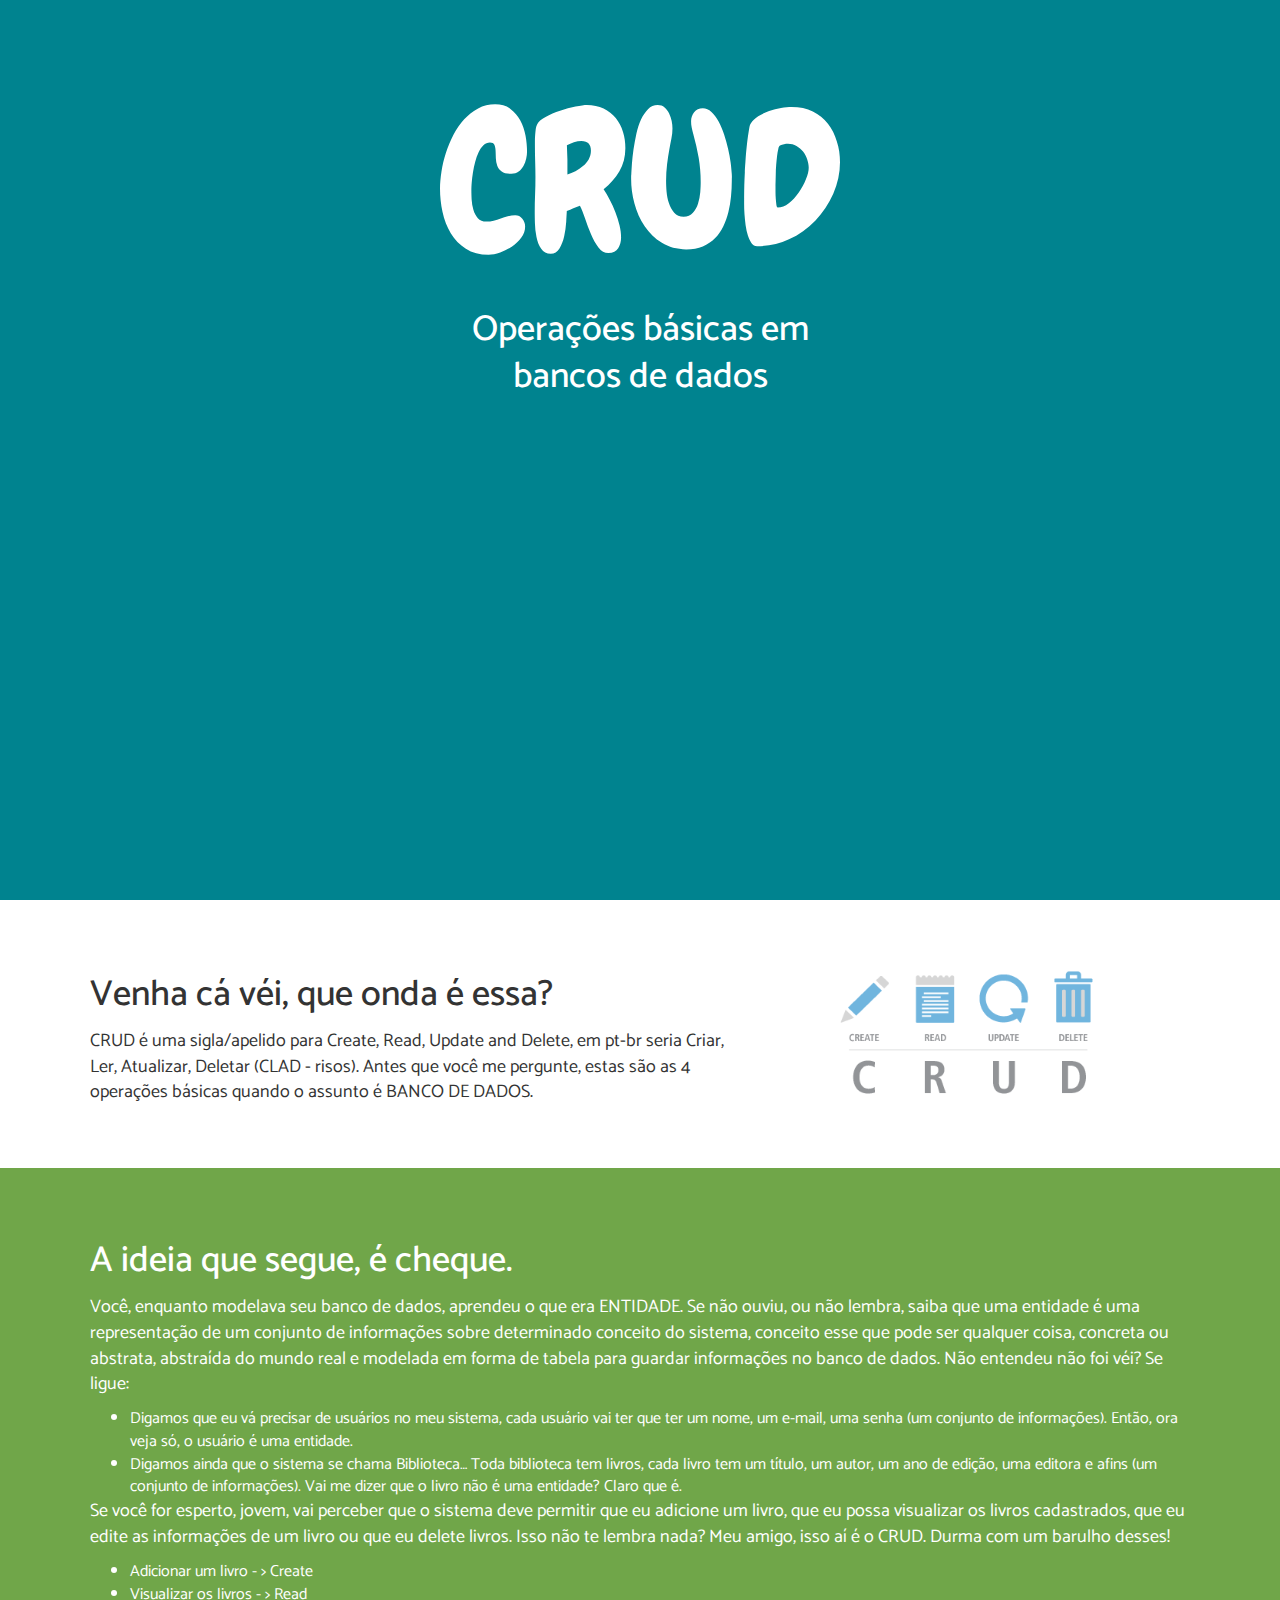
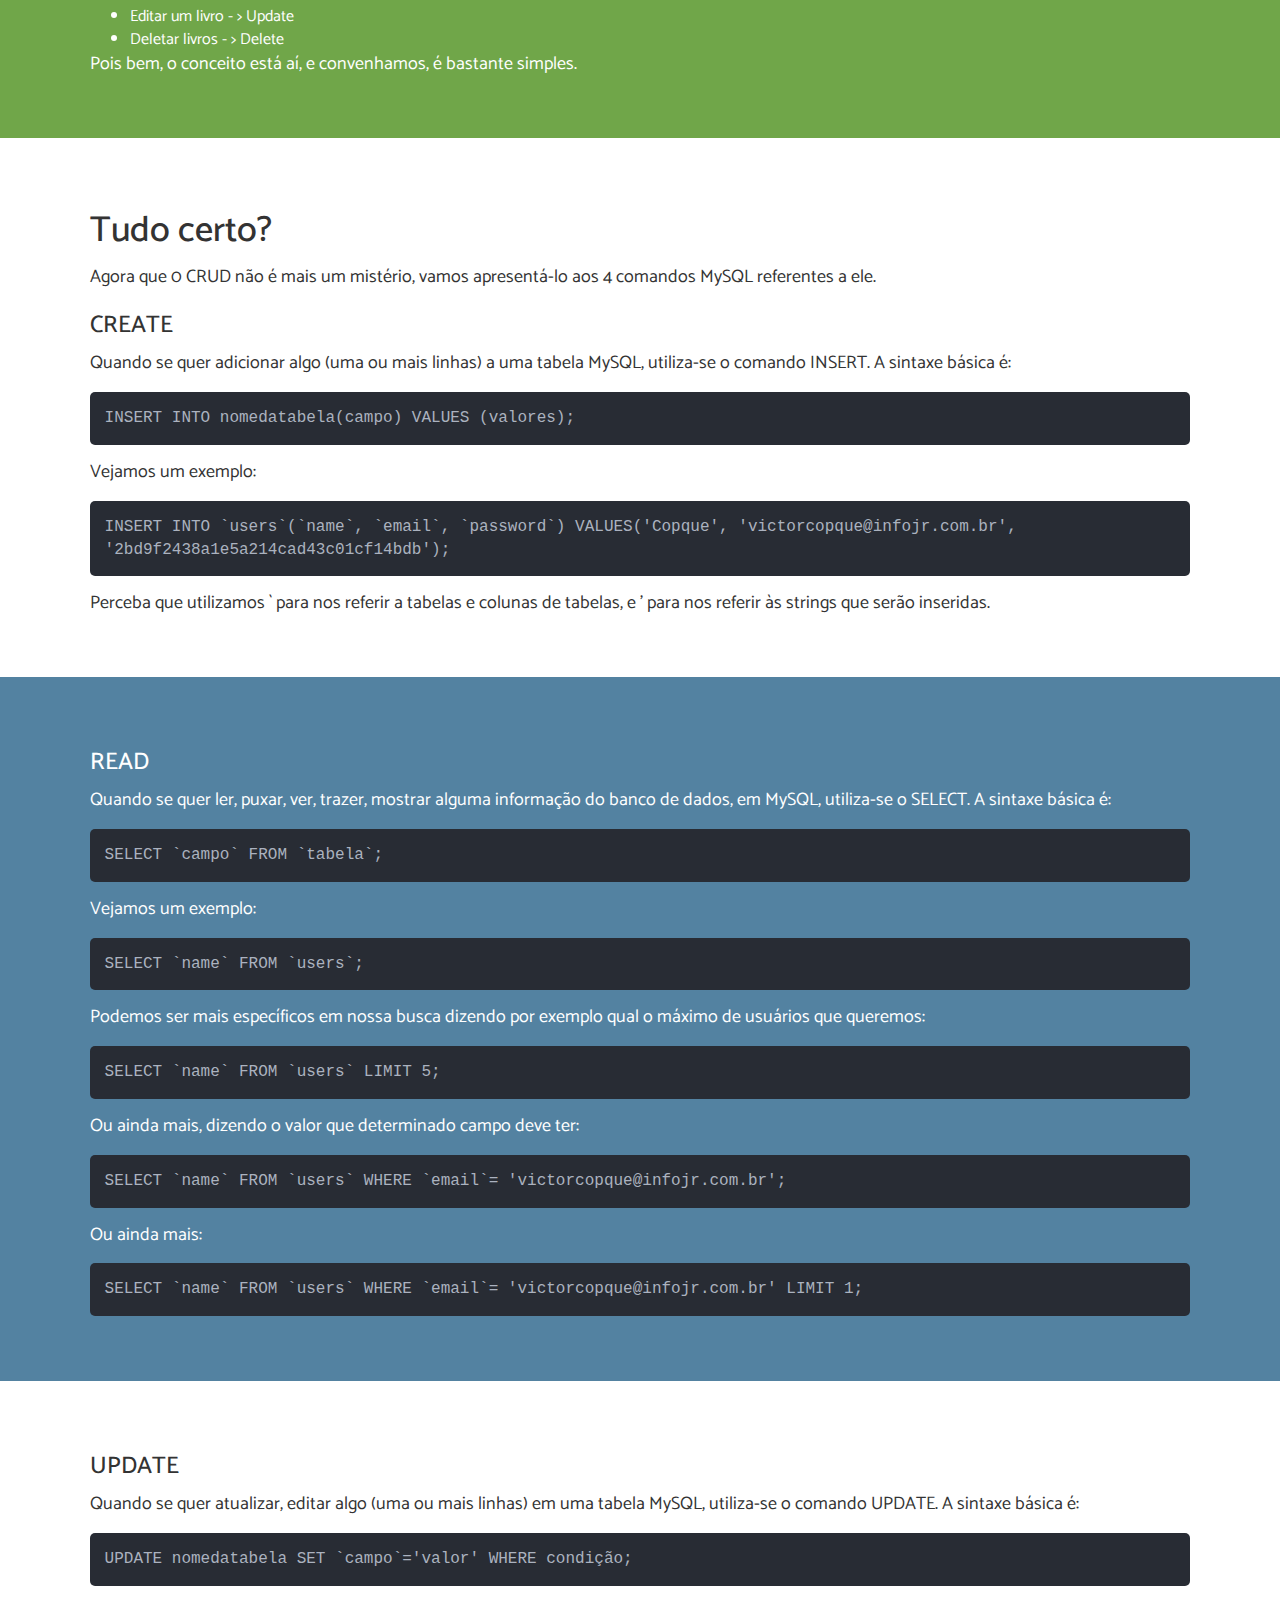
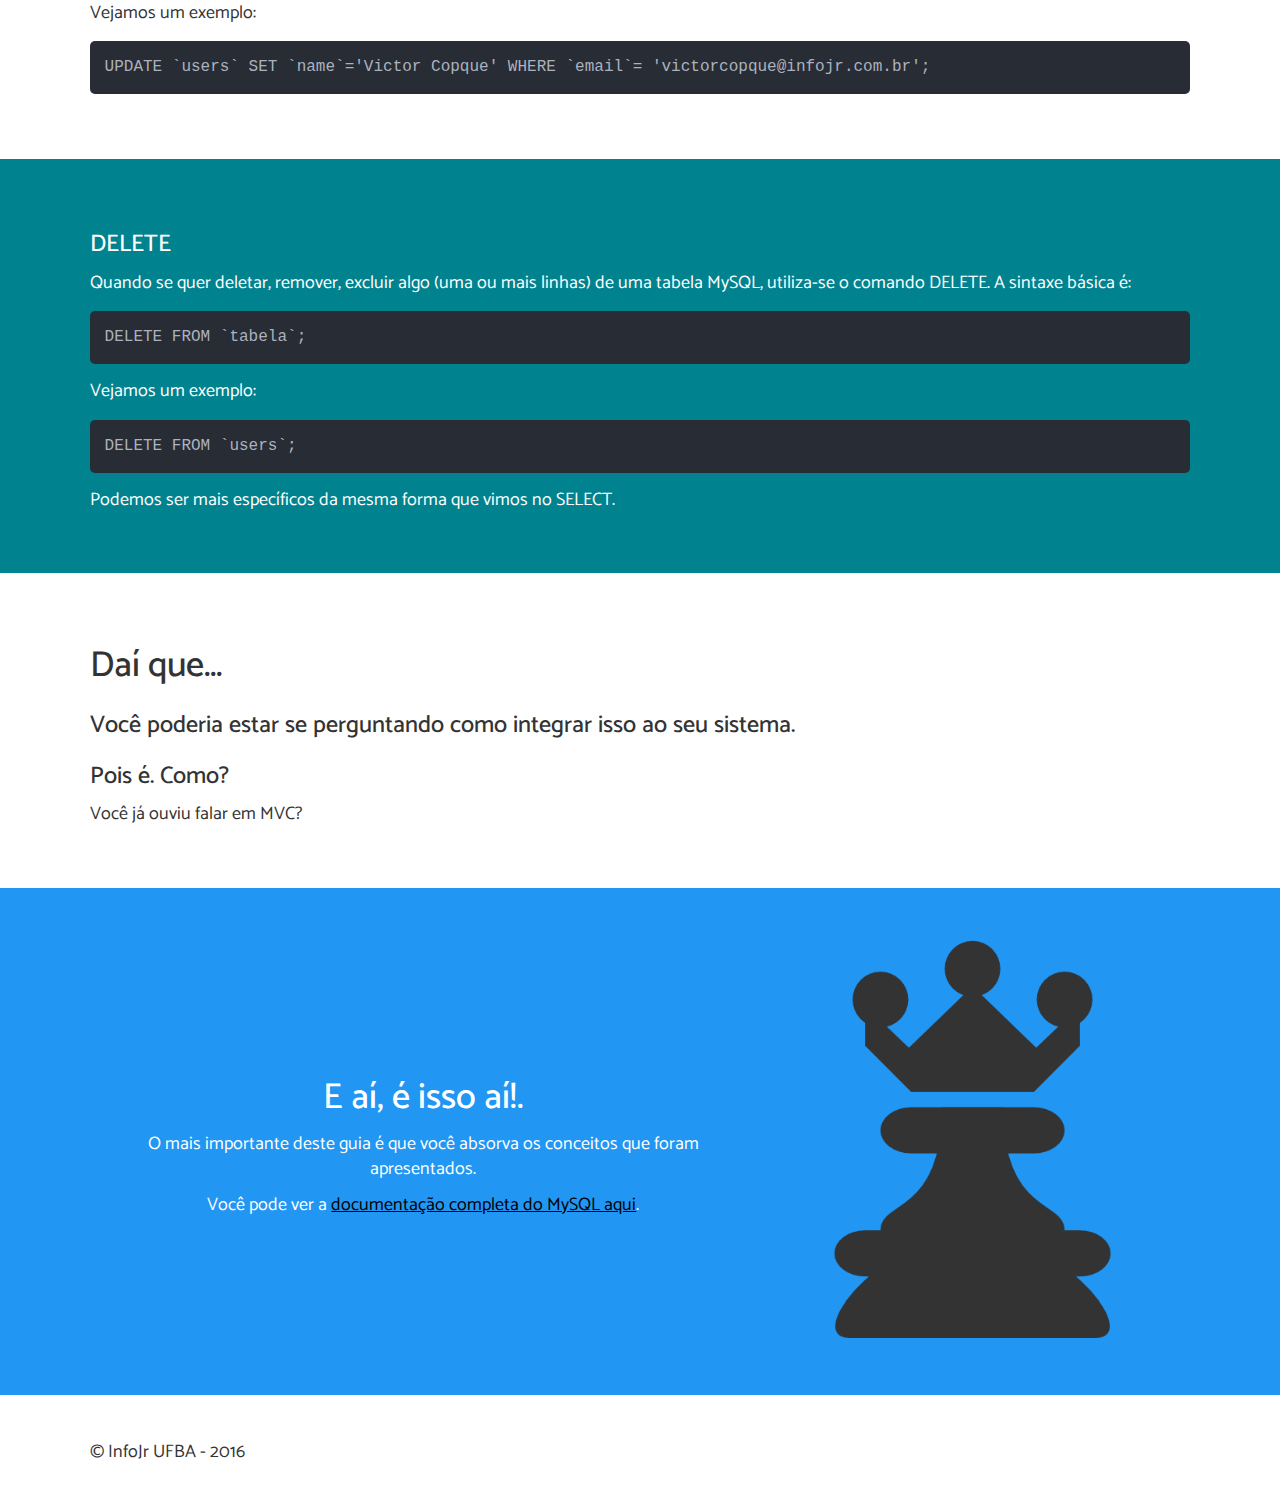
<file: crud/index.html>
<!DOCTYPE html>
<html>
    <head>
        <meta charset="utf-8">
        <meta name="viewport" content="width=device-width, initial-scale=1">
        <link rel="stylesheet" href="assets/css/manualTrainee.css">
        <link rel="icon" type="image/ico" href="assets/img/infojr-ico.ico">
        <title>Guias - CRUD</title>
    </head>
    <body>
        <section class="center full dark-blue">
            <div class="image">
                <img src="assets/img/crud.svg" alt="" />
                <h1>Operações básicas em bancos de dados</h1>
            </div>
        </section>
        <section>
            <div class="text">
                <h1>Venha cá véi, que onda é essa?</h1>
                <p>
                    CRUD é uma sigla/apelido para Create, Read, Update and Delete, em pt-br seria Criar, Ler, Atualizar, Deletar (CLAD - risos). Antes que você me pergunte, estas são as 4 operações básicas quando o assunto é BANCO DE DADOS.
                </p>
            </div>
            <div class="image">
                <img class="reduces" src="assets/img/crud.png" alt="" />
            </div>
        </section>
        <section class="green">
            <div>
                <h1>A ideia que segue, é cheque.</h1>
                <p>
                    Você, enquanto modelava seu banco de dados, aprendeu o que era ENTIDADE. Se não ouviu, ou não lembra, saiba que uma entidade é uma representação de um conjunto de informações sobre determinado conceito do sistema, conceito esse que pode ser qualquer coisa, concreta ou abstrata, abstraída do mundo real e modelada em forma de tabela para guardar informações no banco de dados. Não entendeu não foi véi? Se ligue:
                </p>
                <ul>
                    <li>
                        Digamos que eu vá precisar de usuários no meu sistema, cada usuário vai ter que ter um nome, um e-mail, uma senha (um conjunto de informações). Então, ora veja só, o usuário é uma entidade.
                    </li>
                    <li>
                        Digamos ainda que o sistema se chama Biblioteca… Toda biblioteca tem livros, cada livro tem um título, um autor, um ano de edição, uma editora e afins (um conjunto de informações). Vai me dizer que o livro não é uma entidade? Claro que é.
                    </li>
                </ul>
                <p>
                    Se você for esperto, jovem, vai perceber que o sistema deve permitir que eu adicione um livro, que eu possa visualizar os livros cadastrados, que eu edite as informações de um livro ou que eu delete livros. Isso não te lembra nada? Meu amigo, isso aí é o CRUD. Durma com um barulho desses!
                </p>
                <ul>
                    <li>Adicionar um livro - > Create</li>
                    <li>Visualizar os livros - > Read</li>
                    <li>Editar um livro - > Update</li>
                    <li>Deletar livros - > Delete</li>
                </ul>
                <p>Pois bem, o conceito está aí, e convenhamos, é bastante simples.</p>
            </div>
        </section>
        <section>
            <h1>Tudo certo?</h1>
            <p>
                Agora que 0 CRUD não é mais um mistério, vamos apresentá-lo aos 4 comandos MySQL referentes a ele.
            </p>
            <h3>CREATE</h3>
            <p>
                Quando se quer adicionar algo (uma ou mais linhas) a uma tabela MySQL, utiliza-se o comando INSERT. A sintaxe básica é:
            </p>
            <div class="code-block">
                <code>
                    INSERT INTO nomedatabela(campo) VALUES (valores);
                </code>
            </div>
            <p>
                Vejamos um exemplo:
            </p>
            <div class="code-block">
                <code>
                    INSERT INTO `users`(`name`, `email`, `password`) VALUES('Copque', 'victorcopque@infojr.com.br', '2bd9f2438a1e5a214cad43c01cf14bdb');
                </code>
            </div>
            <p>
                Perceba que utilizamos ` para nos referir a tabelas e colunas de tabelas, e ' para nos referir às strings que serão inseridas.
            </p>
        </section>
        <section class="mysql-blue">
            <h3>READ</h3>
            <p>
                Quando se quer ler, puxar, ver, trazer, mostrar alguma informação do banco de dados, em MySQL, utiliza-se o SELECT. A sintaxe básica é:
            </p>
            <div class="code-block">
                <code>
                    SELECT `campo` FROM `tabela`;
                </code>
            </div>
            <p>Vejamos um exemplo:</p>
            <div class="code-block">
                <code>
                    SELECT `name` FROM `users`;
                </code>
            </div>
            <p>
                Podemos ser mais específicos em nossa busca dizendo por exemplo qual o máximo de usuários que queremos:
            </p>
            <div class="code-block">
                <code>
                    SELECT `name` FROM `users` LIMIT 5;
                </code>
            </div>
            <p>Ou ainda mais, dizendo o valor que determinado campo deve ter:</p>
            <div class="code-block">
                <code>
                    SELECT `name` FROM `users` WHERE `email`= 'victorcopque@infojr.com.br';
                </code>
            </div>
            <p>Ou ainda mais:</p>
            <div class="code-block">
                <code>
                    SELECT `name` FROM `users` WHERE `email`= 'victorcopque@infojr.com.br' LIMIT 1;
                </code>
            </div>
        </section>
        <section>
            <h3>UPDATE</h3>
            <p>
                Quando se quer atualizar, editar algo (uma ou mais linhas) em uma tabela MySQL, utiliza-se o comando UPDATE. A sintaxe básica é:
            </p>
            <div class="code-block">
                <code>
                    UPDATE nomedatabela SET `campo`='valor' WHERE condição;
                </code>
            </div>
            <p>Vejamos um exemplo:</p>
            <div class="code-block">
                <code>
                    UPDATE `users` SET `name`='Victor Copque' WHERE `email`= 'victorcopque@infojr.com.br';
                </code>
            </div>
        </section>
        <section class="dark-blue">
            <h3>DELETE</h3>
            <p>
                Quando se quer deletar, remover, excluir algo (uma ou mais linhas) de uma tabela MySQL, utiliza-se o comando DELETE. A sintaxe básica é:
            </p>
            <div class="code-block">
                <code>
                    DELETE FROM `tabela`;
                </code>
            </div>
            <p>Vejamos um exemplo:</p>
            <div class="code-block">
                <code>
                    DELETE FROM `users`;
                </code>
            </div>
            <p>
                Podemos ser mais específicos da mesma forma que vimos no SELECT.
            </p>
        </section>
        <section>
            <h1>Daí que...</h1>
            <h3>Você poderia estar se perguntando como integrar isso ao seu sistema.</h3>
            <h3>Pois é. Como?</h3>
            <p>Você já ouviu falar em MVC?</p>
        </section>

        <section class="blue center">
            <div class="text">
                <h1>
                    E aí, é isso aí!.
                </h1>
                <p>
                    O mais importante deste guia é que você absorva os conceitos que foram apresentados.
                </p>
                <p>
                    Você pode ver a <a style="color:#000" href="https://dev.mysql.com/doc/refman/5.5/en/" target="_blank">documentação completa do MySQL aqui</a>.
                </p>
            </div>
            <div class="image">
                <img src="assets/img/queen.png" alt="" />
            </div>
        </section>
        <footer>
            <p>
                © InfoJr UFBA - 2016
            </p>
        </footer>
    </body>
</html>
</file>
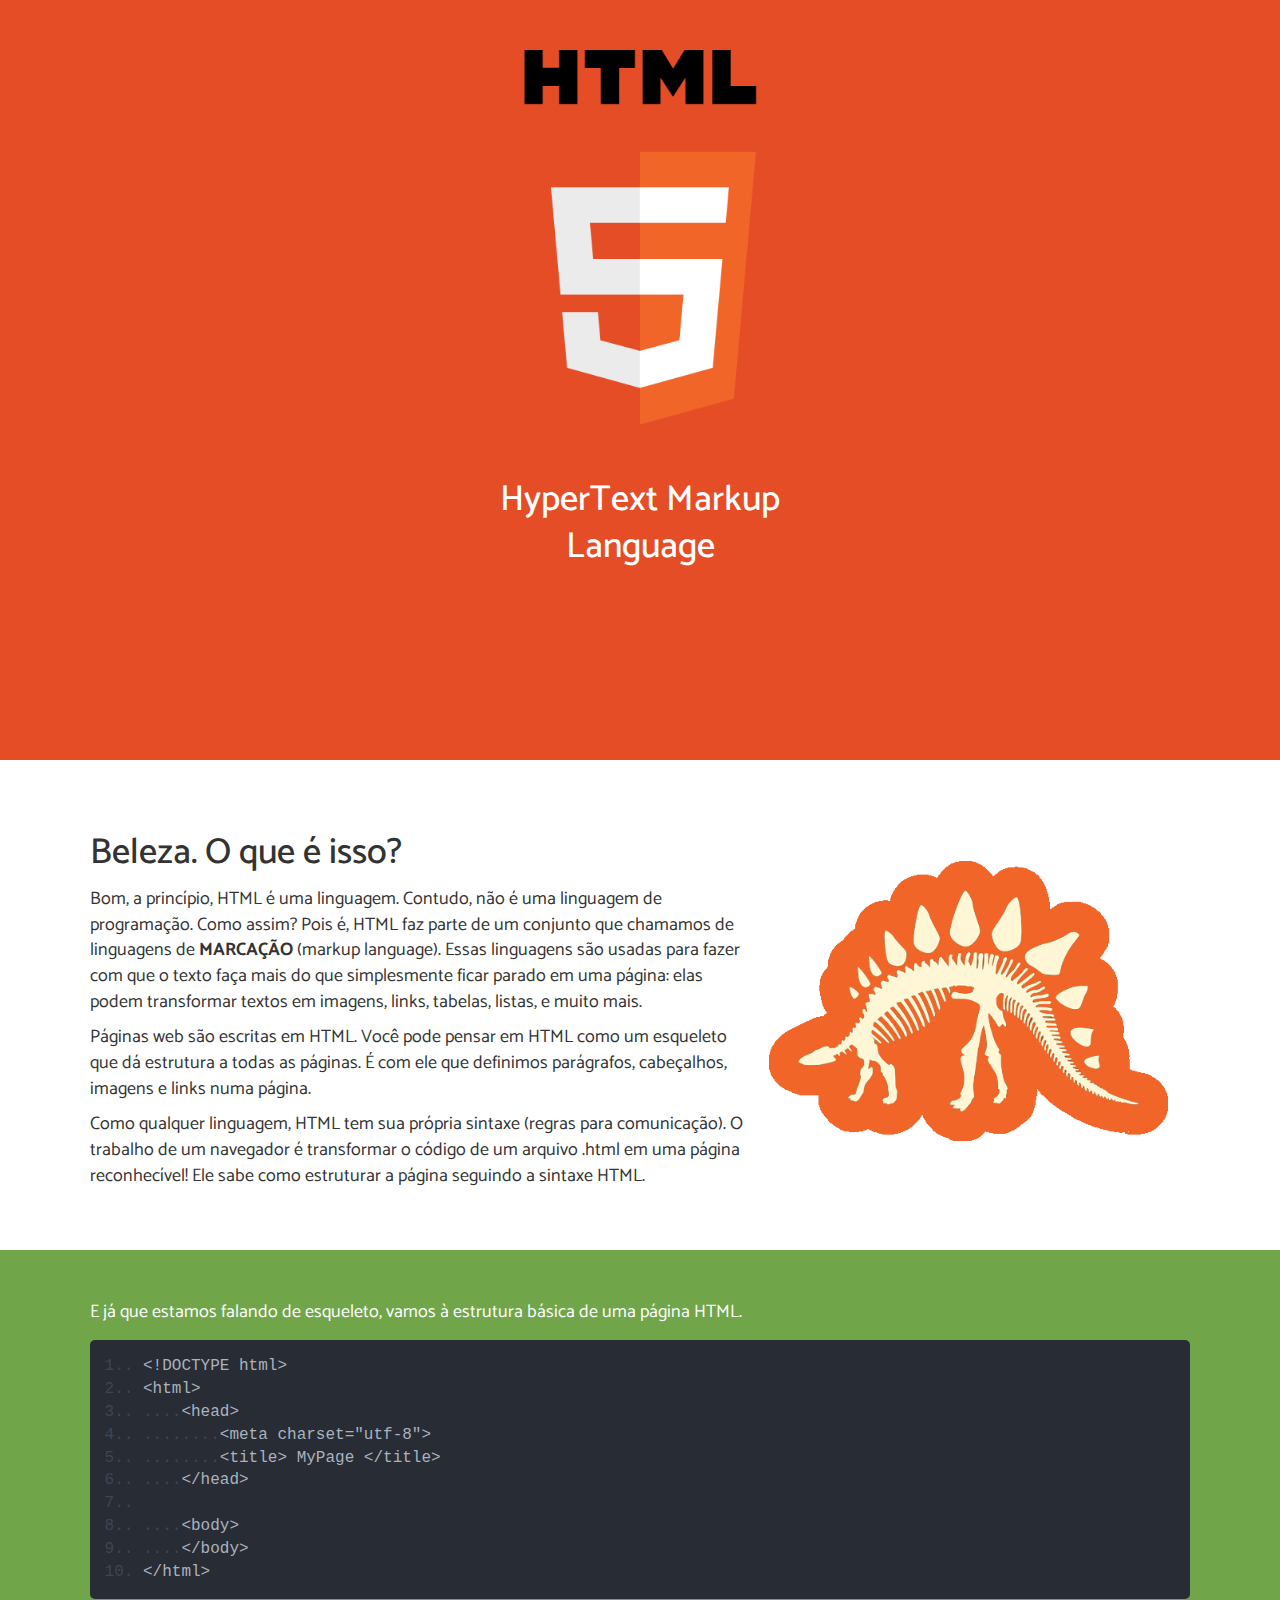
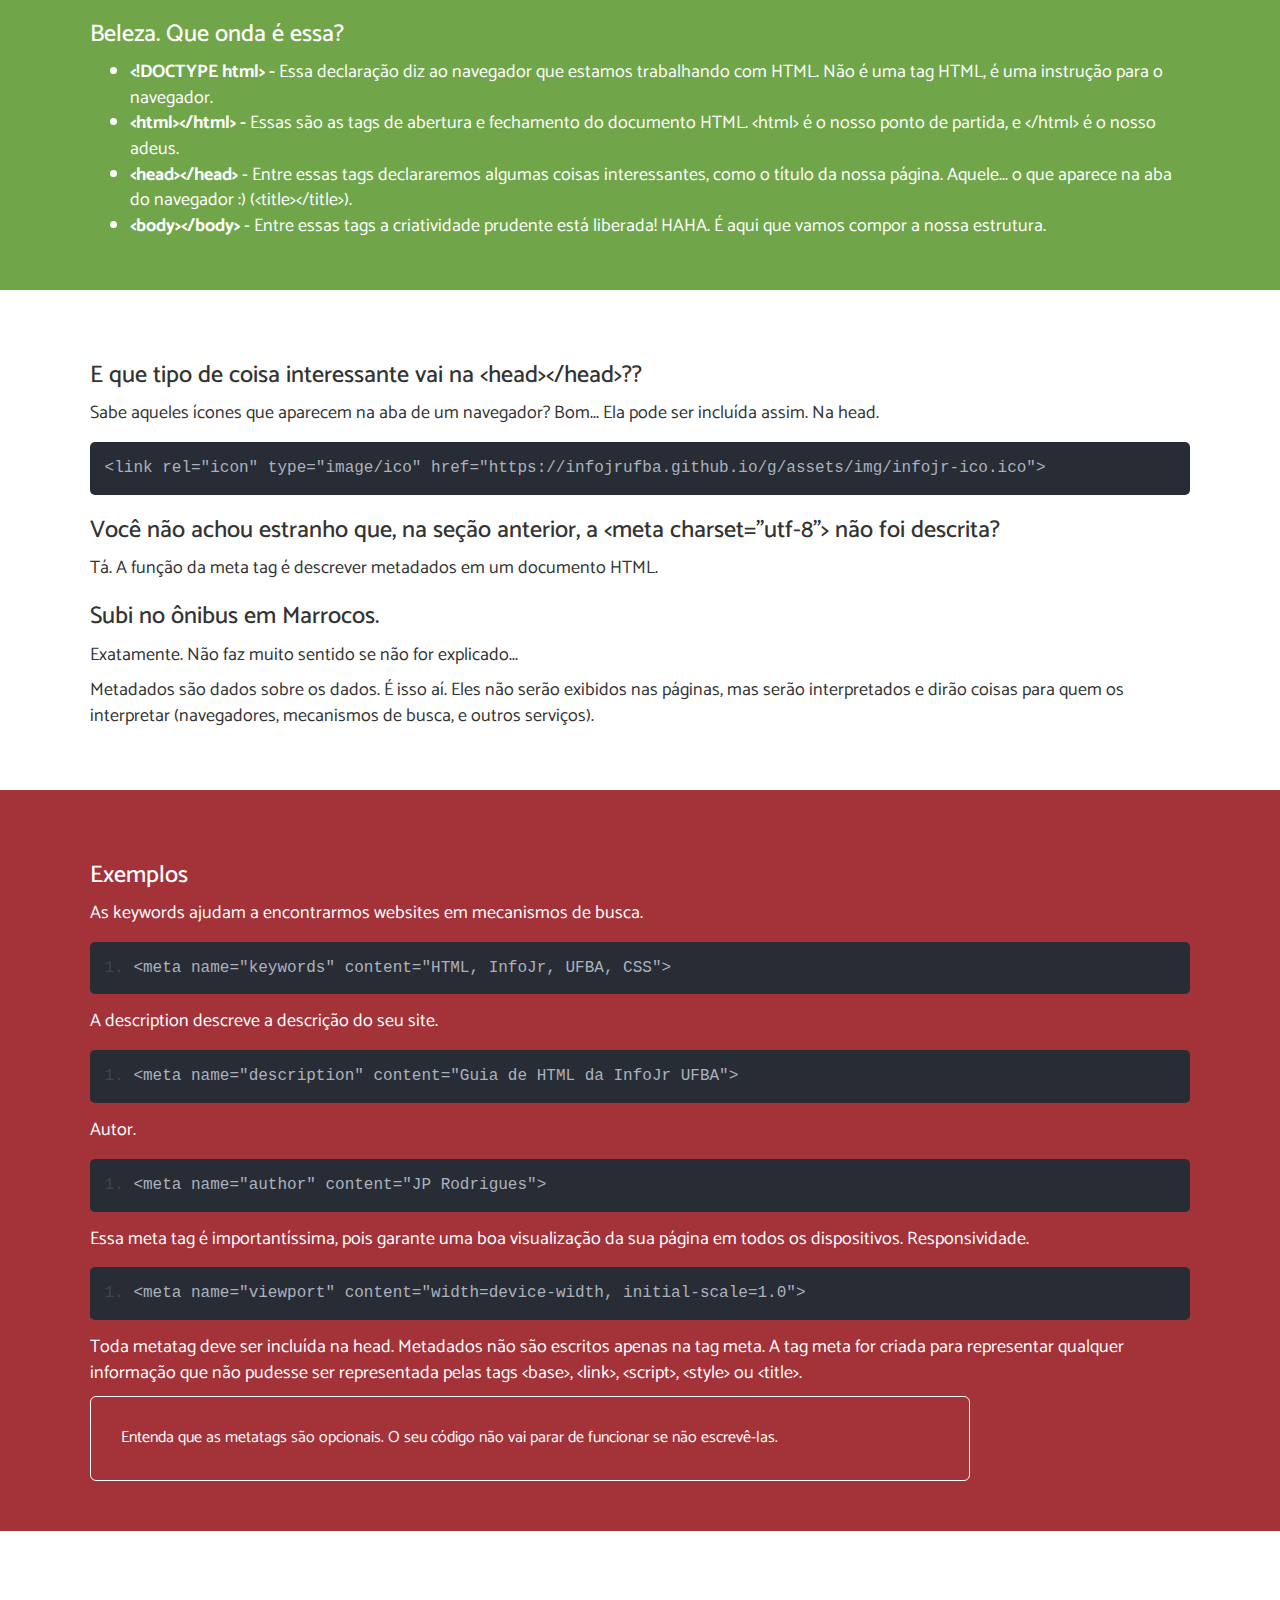
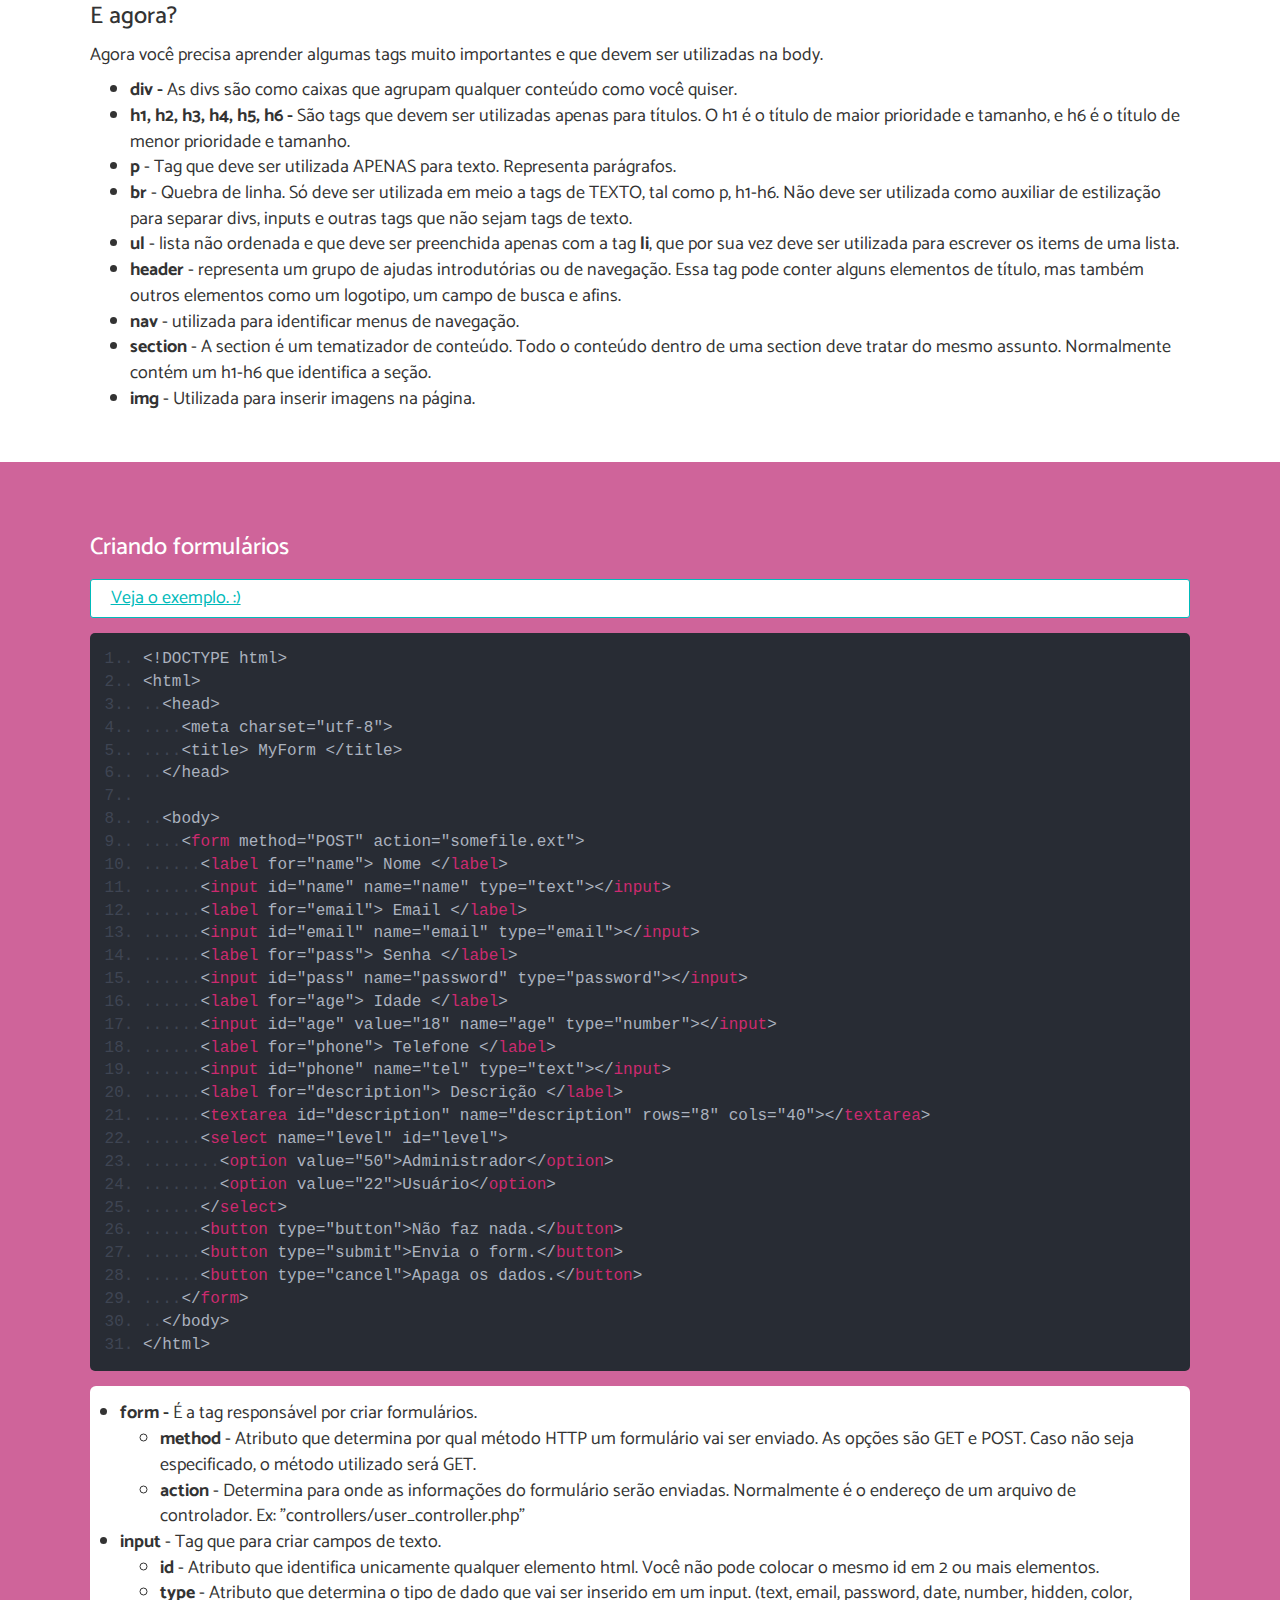
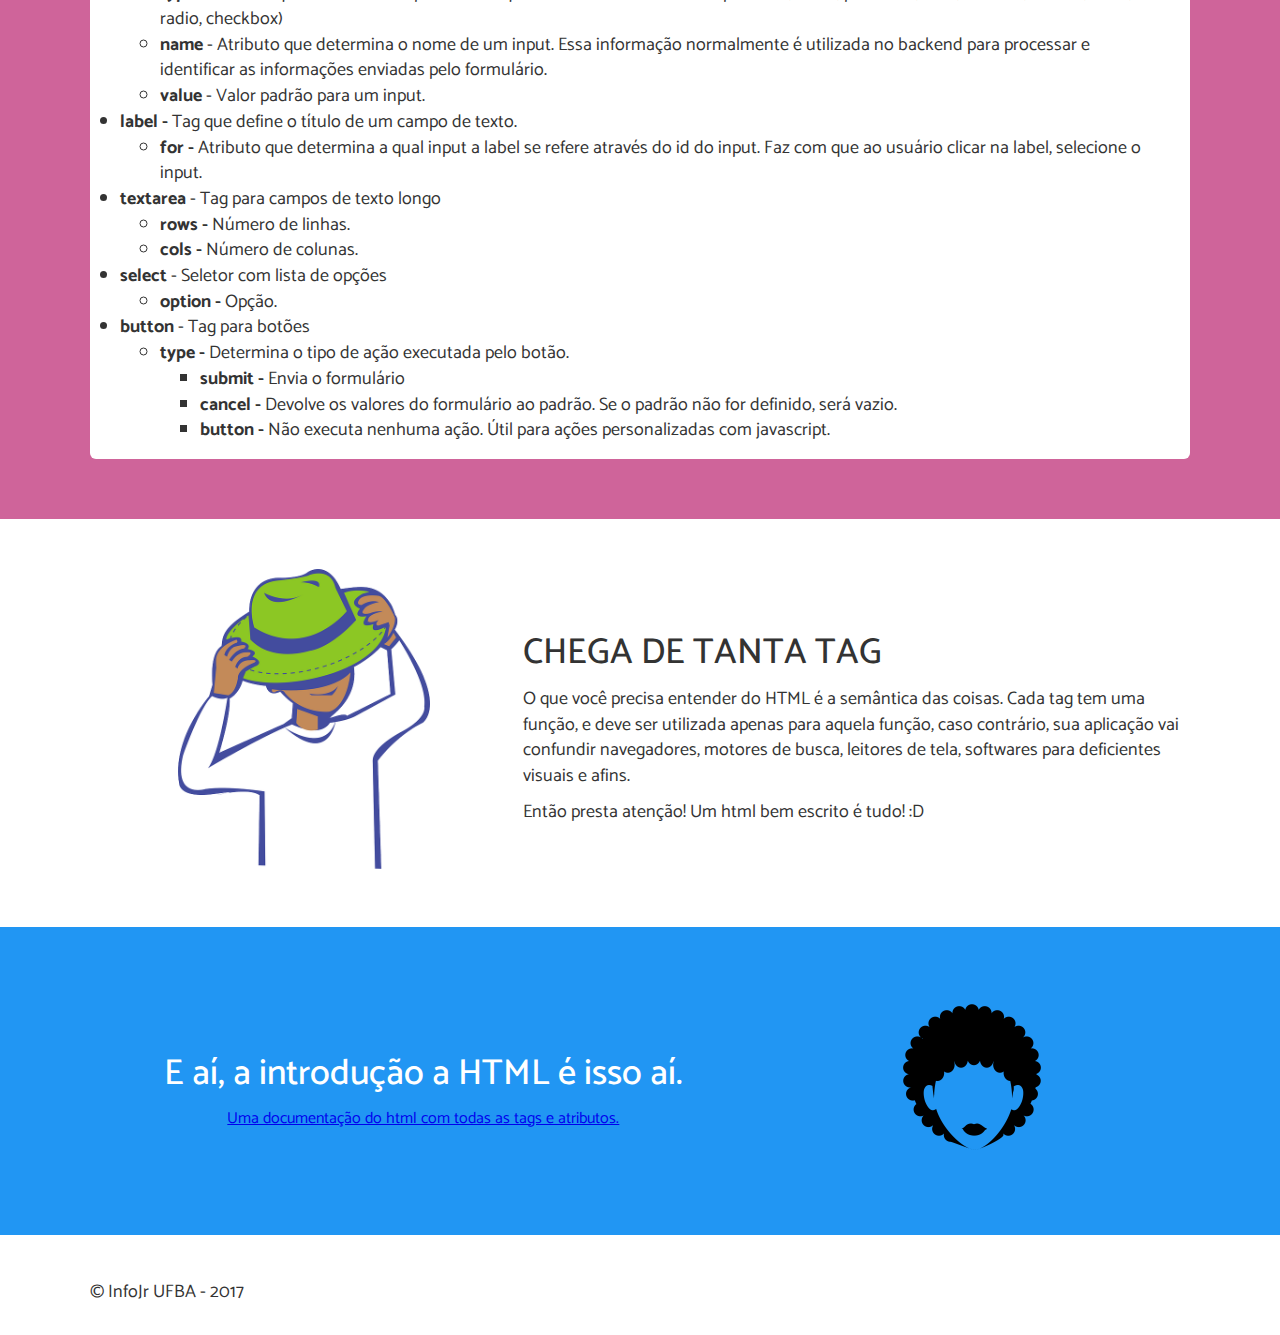
<file: html/index.html>
<!DOCTYPE html>
<html>
    <head>
        <meta charset="utf-8">
        <meta name="viewport" content="width=device-width, initial-scale=1">
        <link rel="stylesheet" href="../assets/css/manualTrainee.css">
        <link rel="icon" type="image/ico" href="../assets/img/infojr-ico.ico">
        <title>Guias - HTML</title>
    </head>
    <body>
        <section class="html-orange center full">
            <div class="image">
                <img src="assets/img/html5.png" alt="" />
                <h1>HyperText Markup Language</h1>
            </div>
        </section>
        <section class="">
            <div class="text">
                <h1>Beleza. O que é isso?</h1>
                <p>
                    Bom, a princípio, HTML é uma linguagem. Contudo, não é uma linguagem de programação. Como assim? Pois é, HTML faz parte de um conjunto que chamamos de linguagens de <b>MARCAÇÃO</b> (markup language). Essas linguagens são usadas para fazer com que o texto faça mais do que simplesmente ficar parado em uma página: elas podem transformar textos em imagens, links, tabelas, listas, e muito mais.
                </p>
                <p>
                    Páginas web são escritas em HTML. Você pode pensar em HTML como um esqueleto que dá estrutura a todas as páginas. É com ele que definimos parágrafos, cabeçalhos, imagens e links numa página.
                </p>
                <p>
                    Como qualquer linguagem, HTML tem sua própria sintaxe (regras para comunicação). O trabalho de um navegador é transformar o código de um arquivo .html em uma página reconhecível! Ele sabe como estruturar a página seguindo a sintaxe HTML.
                </p>
            </div>
            <div class="image">
                <img class="" src="assets/img/fossil.png" alt="" />
            </div>
        </section>
        <section class="green">
            <p>
                E já que estamos falando de esqueleto, vamos à estrutura básica de uma página HTML.
            </p>
            <div class="code-block">
                <code><span>1.. </span>&lt!DOCTYPE html&gt</code>
                <code><span>2.. </span>&lthtml&gt</code>
                <code><span>3.. ....</span>&lthead&gt</code>
                <code><span>4.. ........</span>&ltmeta charset="utf-8"&gt</code>
                <code><span>5.. ........</span>&lttitle&gt MyPage &lt/title&gt</code>
                <code><span>6.. ....</span>&lt/head&gt</code>
                <code><span>7..</span></code>
                <code><span>8.. ....</span>&ltbody&gt</code>
                <code><span>9.. ....</span>&lt/body&gt</code>
                <code><span>10. </span>&lt/html&gt</code>
            </div>
            <h3>Beleza. Que onda é essa?</h3>
            <ul style="font-size: 18px">
                <li><b>&lt!DOCTYPE html&gt - </b>Essa declaração diz ao navegador que estamos trabalhando com HTML. Não é uma tag HTML, é uma instrução para o navegador.</li>
                <li><b>&lthtml&gt&lt/html&gt - </b>Essas são as tags de abertura e fechamento do documento HTML. &lthtml&gt é o nosso ponto de partida, e &lt/html&gt é o nosso adeus.</li>
                <li><b>&lthead&gt&lt/head&gt</b> - Entre essas tags declararemos algumas coisas interessantes, como o título da nossa página. Aquele... o que aparece na aba do navegador :) (&lttitle&gt&lt/title&gt).</li>
                <li><b>&ltbody&gt&lt/body&gt</b> - Entre essas tags a criatividade prudente está liberada! HAHA. É aqui que vamos compor a nossa estrutura.</li>
            </ul>
        </section>
        <section>
            <h3>E que tipo de coisa interessante vai na &lthead&gt&lt/head&gt??</h3>
            <p>
                Sabe aqueles ícones que aparecem na aba de um navegador? Bom... Ela pode ser incluída assim. Na head.
            </p>
            <div class="code-block">
                <code>&ltlink rel="icon" type="image/ico" href="https://infojrufba.github.io/g/assets/img/infojr-ico.ico"&gt</code>
            </div>
            <h3>Você não achou estranho que, na seção anterior, a &ltmeta charset="utf-8"&gt não foi descrita?</h3>
            <p>
                Tá. A função da meta tag é descrever metadados em um documento HTML.
            </p>
            <h3>Subi no ônibus em Marrocos. </h3>
            <p>
                Exatamente. Não faz muito sentido se não for explicado...
            </p>
            <p>
                Metadados são dados sobre os dados. É isso aí. Eles não serão exibidos nas páginas, mas serão interpretados e dirão coisas para quem os interpretar (navegadores, mecanismos de busca, e outros serviços).
            </p>
        </section>
        <section class="wini">
            <h3>Exemplos</h3>
            <p>
                As keywords ajudam a encontrarmos websites em mecanismos de busca.
            </p>
            <div class="code-block">
                <code>
                    <span>1. </span>&ltmeta name="keywords" content="HTML, InfoJr, UFBA, CSS"&gt
                </code>
            </div>
            <p>
                A description descreve a descrição do seu site.
            </p>
            <div class="code-block">
                <code>
                    <span>1. </span>&ltmeta name="description" content="Guia de HTML da InfoJr UFBA"&gt
                </code>
            </div>
            <p>
                Autor.
            </p>
            <div class="code-block">
                <code>
                    <span>1. </span>&ltmeta name="author" content="JP Rodrigues"&gt
                </code>
            </div>
            <p>
                Essa meta tag é importantíssima, pois garante uma boa visualização da sua página em todos os dispositivos. Responsividade.
            </p>
            <div class="code-block">
                <code>
                    <span>1. </span>&ltmeta name="viewport" content="width=device-width, initial-scale=1.0"&gt
                </code>
            </div>
            <p>
                Toda metatag deve ser incluída na head. Metadados não são escritos apenas na tag meta. A tag meta for criada para representar qualquer informação que não pudesse ser representada pelas tags &ltbase&gt, &ltlink&gt, &ltscript&gt, &ltstyle&gt ou &lttitle&gt.
            </p>
            <div class="w-box">
                Entenda que as metatags são opcionais. O seu código não vai parar de funcionar se não escrevê-las.
            </div>
        </section>
        <section>
            <h3>E agora?</h3>
            <p>
                Agora você precisa aprender algumas tags muito importantes e que devem ser utilizadas na body.
            </p>
            <ul style="font-size: 18px">
                <li><b>div - </b>As divs são como caixas que agrupam qualquer conteúdo como você quiser.</li>
                <li><b>h1, h2, h3, h4, h5, h6 - </b>São tags que devem ser utilizadas apenas para títulos. O h1 é o título de maior prioridade e tamanho, e h6 é o título de menor prioridade e tamanho.</li>
                <li><b>p</b> - Tag que deve ser utilizada APENAS para texto. Representa parágrafos.</li>
                <li><b>br</b> - Quebra de linha. Só deve ser utilizada em meio a tags de TEXTO, tal como p, h1-h6. Não deve ser utilizada como auxiliar de estilização para separar divs, inputs e outras tags que não sejam tags de texto. </li>
                <li><b>ul</b> - lista não ordenada e que deve ser preenchida apenas com a tag <b>li</b>, que por sua vez deve ser utilizada para escrever os items de uma lista.</li>
                <li><b>header</b> - representa um grupo de ajudas introdutórias ou de navegação. Essa tag pode conter alguns elementos de título, mas também outros elementos como um logotipo, um campo de busca e afins.</li>
                <li><b>nav</b> - utilizada para identificar menus de navegação.</li>
                <li><b>section</b> - A section é um tematizador de conteúdo. Todo o conteúdo dentro de uma section deve tratar do mesmo assunto. Normalmente contém um h1-h6 que identifica a seção.</li>
                <li><b>img</b> - Utilizada para inserir imagens na página.</li>
            </ul>
        </section>
        <section class="sass-pink">
            <h3>Criando formulários</h3>
            <a href="form.html" target="_blank" class="btn-bounce-r">Veja o exemplo. :)</a>
            <div class="code-block">
                <code><span>1.. </span>&lt!DOCTYPE html&gt</code>
                <code><span>2.. </span>&lthtml&gt</code>
                <code><span>3.. ..</span>&lthead&gt</code>
                <code><span>4.. ....</span>&ltmeta charset="utf-8"&gt</code>
                <code><span>5.. ....</span>&lttitle&gt MyForm &lt/title&gt</code>
                <code><span>6.. ..</span>&lt/head&gt</code>
                <code><span>7..</span></code>
                <code><span>8.. ..</span>&ltbody&gt</code>
                <code><span>9.. ....</span>&lt<span style="color: #cc2a6f">form</span> method="POST" action="somefile.ext"&gt</code>
                <code><span>10. ......</span>&lt<span style="color: #cc2a6f">label</span> for="name"&gt Nome &lt/<span style="color: #cc2a6f">label</span>&gt</code>
                <code><span>11. ......</span>&lt<span style="color: #cc2a6f">input</span> id="name" name="name" type="text"&gt&lt/<span style="color: #cc2a6f">input</span>&gt</code>
                <code><span>12. ......</span>&lt<span style="color: #cc2a6f">label</span> for="email"&gt Email &lt/<span style="color: #cc2a6f">label</span>&gt</code>
                <code><span>13. ......</span>&lt<span style="color: #cc2a6f">input</span> id="email" name="email" type="email"&gt&lt/<span style="color: #cc2a6f">input</span>&gt</code>
                <code><span>14. ......</span>&lt<span style="color: #cc2a6f">label</span> for="pass"&gt Senha &lt/<span style="color: #cc2a6f">label</span>&gt</code>
                <code><span>15. ......</span>&lt<span style="color: #cc2a6f">input</span> id="pass" name="password" type="password"&gt&lt/<span style="color: #cc2a6f">input</span>&gt</code>
                <code><span>16. ......</span>&lt<span style="color: #cc2a6f">label</span> for="age"&gt Idade &lt/<span style="color: #cc2a6f">label</span>&gt</code>
                <code><span>17. ......</span>&lt<span style="color: #cc2a6f">input</span> id="age" value="18" name="age" type="number"&gt&lt/<span style="color: #cc2a6f">input</span>&gt</code>
                <code><span>18. ......</span>&lt<span style="color: #cc2a6f">label</span> for="phone"&gt Telefone &lt/<span style="color: #cc2a6f">label</span>&gt</code>
                <code><span>19. ......</span>&lt<span style="color: #cc2a6f">input</span> id="phone" name="tel" type="text"&gt&lt/<span style="color: #cc2a6f">input</span>&gt</code>
                <code><span>20. ......</span>&lt<span style="color: #cc2a6f">label</span> for="description"&gt Descrição &lt/<span style="color: #cc2a6f">label</span>&gt</code>
                <code><span>21. ......</span>&lt<span style="color: #cc2a6f">textarea</span> id="description" name="description" rows="8" cols="40"&gt&lt/<span style="color: #cc2a6f">textarea</span>&gt</code>
                <code><span>22. ......</span>&lt<span style="color: #cc2a6f">select</span> name="level" id="level"&gt</code>
                <code><span>23. ........</span>&lt<span style="color: #cc2a6f">option</span> value="50"&gtAdministrador&lt/<span style="color: #cc2a6f">option</span>&gt</code>
                <code><span>24. ........</span>&lt<span style="color: #cc2a6f">option</span> value="22"&gtUsuário&lt/<span style="color: #cc2a6f">option</span>&gt</code>
                <code><span>25. ......</span>&lt/<span style="color: #cc2a6f">select</span>&gt</code>
                <code><span>26. ......</span>&lt<span style="color: #cc2a6f">button</span> type="button">Não faz nada.&lt/<span style="color: #cc2a6f">button</span>&gt</code>
                <code><span>27. ......</span>&lt<span style="color: #cc2a6f">button</span> type="submit">Envia o form.&lt/<span style="color: #cc2a6f">button</span>&gt</code>
                <code><span>28. ......</span>&lt<span style="color: #cc2a6f">button</span> type="cancel">Apaga os dados.&lt/<span style="color: #cc2a6f">button</span>&gt</code>
                <code><span>29. ....</span>&lt/<span style="color: #cc2a6f">form</span>&gt</code>
                <code><span>30. ..</span>&lt/body&gt</code>
                <code><span>31. </span>&lt/html&gt</code>
            </div>
            <ul class="c-box white" style="font-size: 18px">
                <li>
                    <b>form - </b>É a tag responsável por criar formulários.
                    <ul>
                        <li><b>method</b> - Atributo que determina por qual método HTTP um formulário vai ser enviado. As opções são GET e POST. Caso não seja especificado, o método utilizado será GET.</li>
                        <li><b>action</b> - Determina para onde as informações do formulário serão enviadas. Normalmente é o endereço de um arquivo de controlador. Ex: "controllers/user_controller.php"</li>
                    </ul>
                </li>
                <li>
                    <b>input</b> - Tag que para criar campos de texto.
                    <ul>
                        <li><b>id</b> - Atributo que identifica unicamente qualquer elemento html. Você não pode colocar o mesmo id em 2 ou mais elementos.</li>
                        <li><b>type</b> - Atributo que determina o tipo de dado que vai ser inserido em um input. (text, email, password, date, number, hidden, color, radio, checkbox)</li>
                        <li><b>name</b> - Atributo que determina o nome de um input. Essa informação normalmente é utilizada no backend para processar e identificar as informações enviadas pelo formulário.</li>
                        <li><b>value</b> - Valor padrão para um input.</li>
                    </ul>
                </li>
                <li>
                    <b>label - </b>Tag que define o título de um campo de texto.
                    <ul>
                        <li><b>for - </b>Atributo que determina a qual input a label se refere através do id do input. Faz com que ao usuário clicar na label, selecione o input.</li>
                    </ul>
                </li>
                <li>
                    <b>textarea</b> - Tag para campos de texto longo
                    <ul>
                        <li><b>rows - </b> Número de linhas.</li>
                        <li><b>cols - </b> Número de colunas.</li>
                    </ul>
                </li>
                <li>
                    <b>select</b> - Seletor com lista de opções
                    <ul>
                        <li><b>option - </b> Opção.</li>
                    </ul>
                </li>
                <li>
                    <b>button</b> - Tag para botões
                    <ul>
                        <li>
                            <b>type - </b> Determina o tipo de ação executada pelo botão.
                            <ul>
                                <li><b>submit - </b>Envia o formulário</li>
                                <li><b>cancel - </b>Devolve os valores do formulário ao padrão. Se o padrão não for definido, será vazio.</li>
                                <li><b>button - </b>Não executa nenhuma ação. Útil para ações personalizadas com javascript.</li>
                            </ul>
                        </li>
                    </ul>
                </li>
            </ul>
        </section>
        <section>
            <div class="image">
                <img src="../assets/img/clothes.png" alt="Homem de Chapéu" class="reduces"/>
            </div>
            <div class="text">
                <h1>CHEGA DE TANTA TAG</h1>
                <p>
                    O que você precisa entender do HTML é a semântica das coisas. Cada tag tem uma função, e deve ser utilizada apenas para aquela função, caso contrário, sua aplicação vai confundir navegadores, motores de busca, leitores de tela, softwares para deficientes visuais e afins.
                </p>
                <p>Então presta atenção! Um html bem escrito é tudo! :D</p>
            </div>
        </section>
        <section class="blue center">
            <div class="text">
                <h1>
                    E aí, a introdução a HTML é isso aí.
                </h1>
                <a href="https://www.w3schools.com/html/">Uma documentação do html com todas as tags e atributos.</a>
            </div>
            <div class="image">
                <img src="../assets/img/wm.png" alt="Silhueta de rosto de mulher" />
            </div>
        </section>
        <footer>
            <p>
                © InfoJr UFBA - 2017
            </p>
        </footer>
    </body>
</html>
</file>
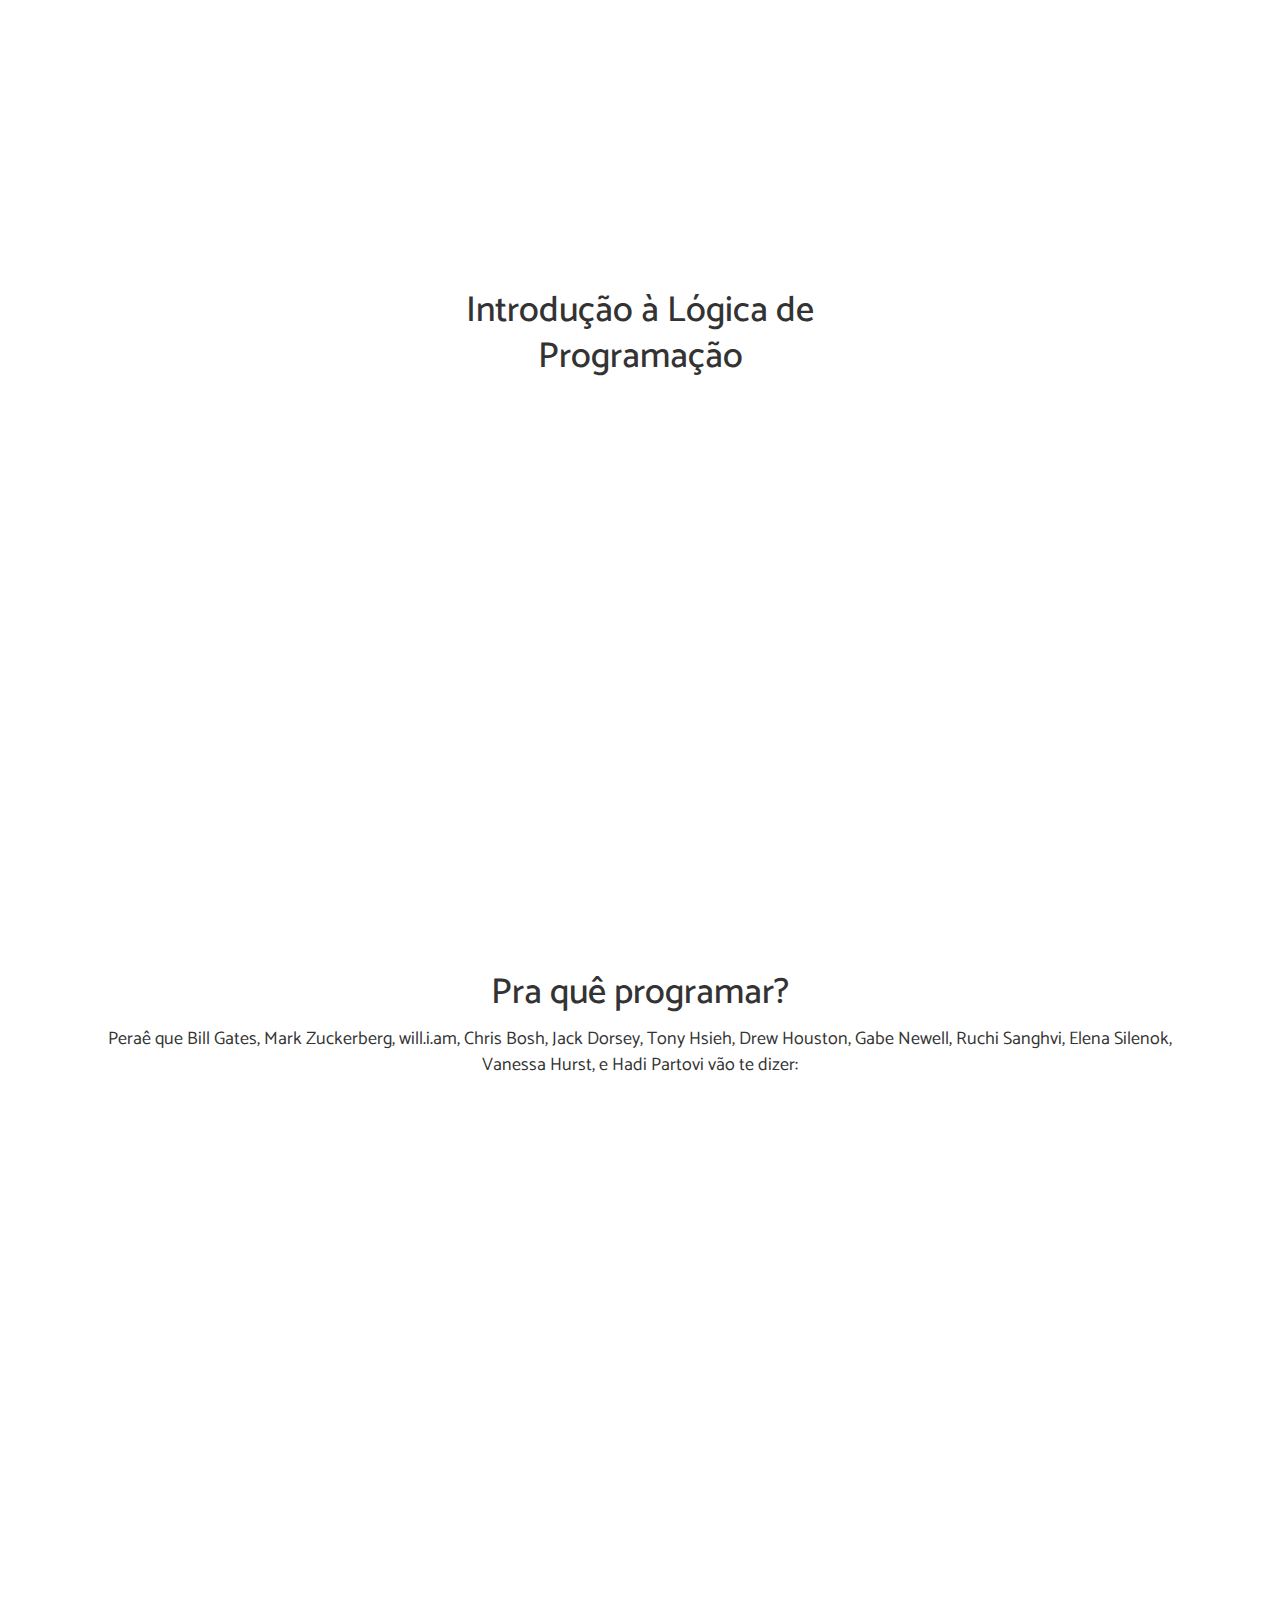
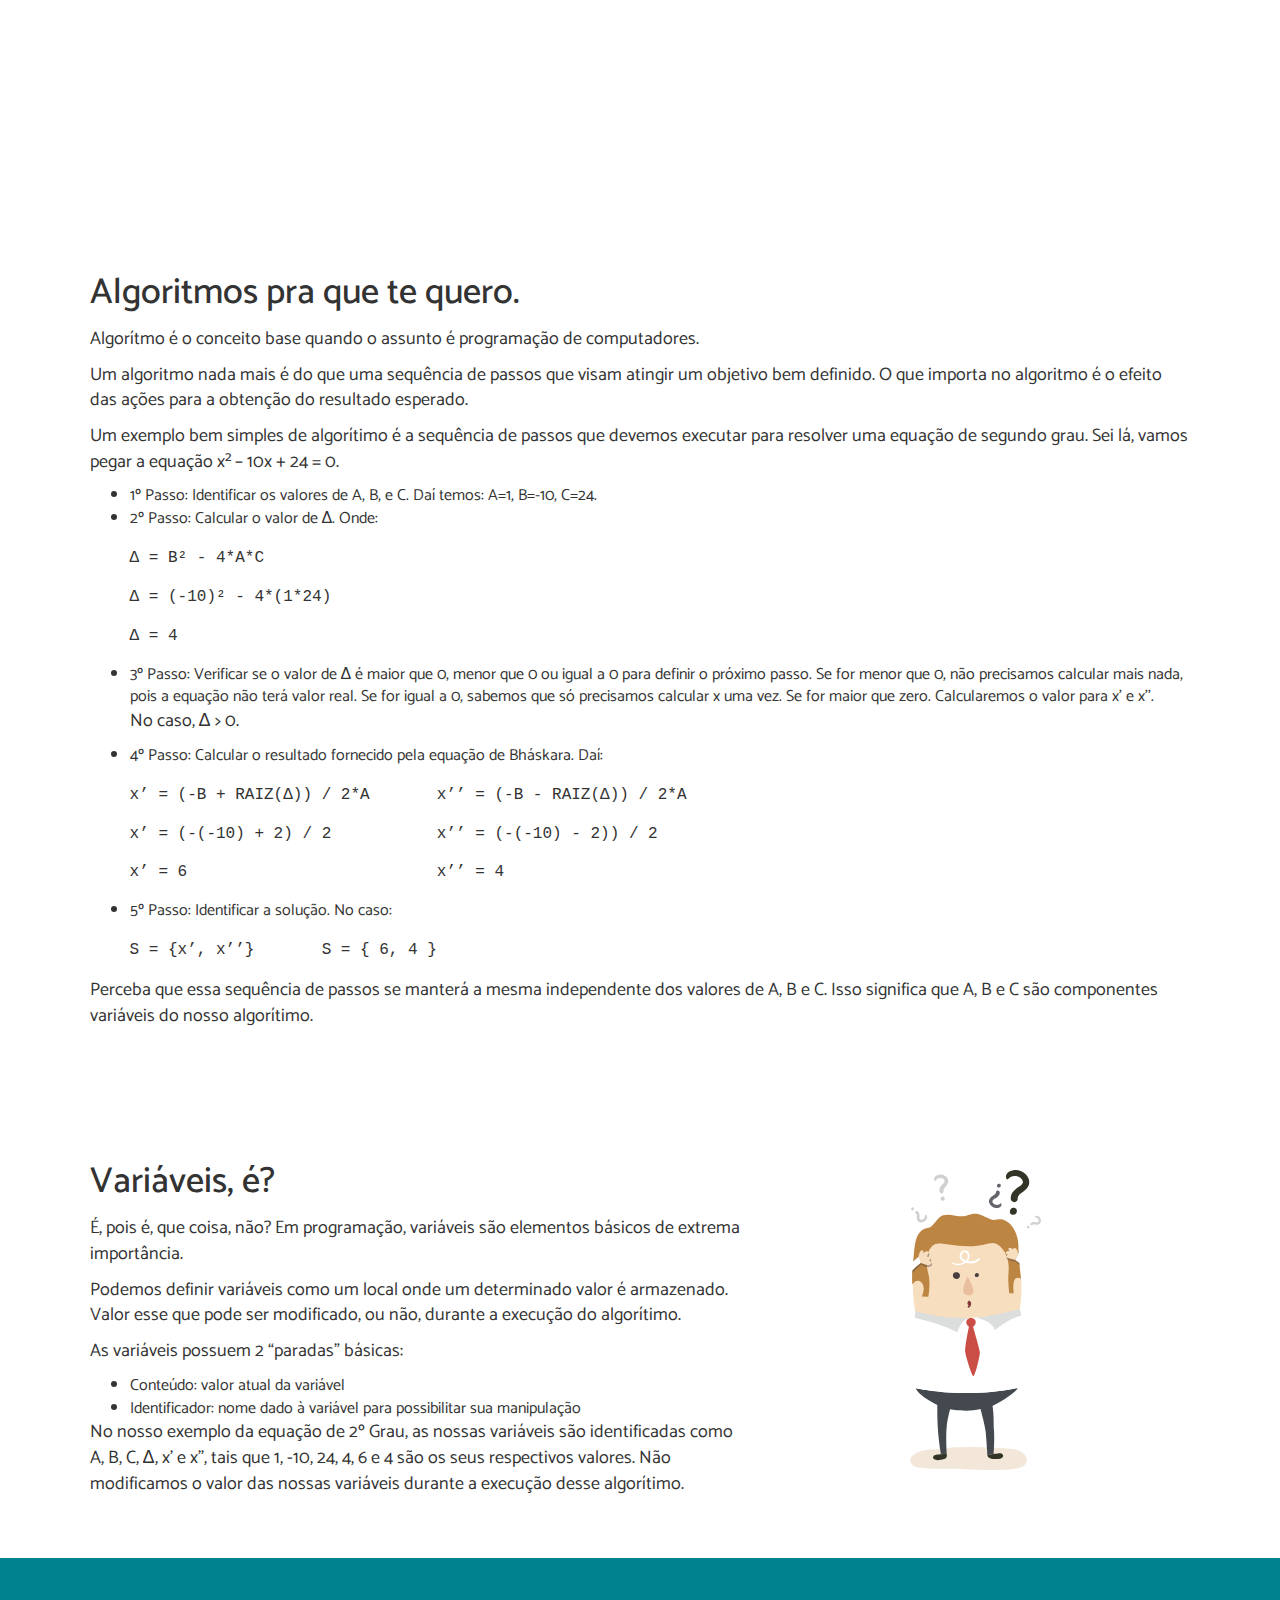
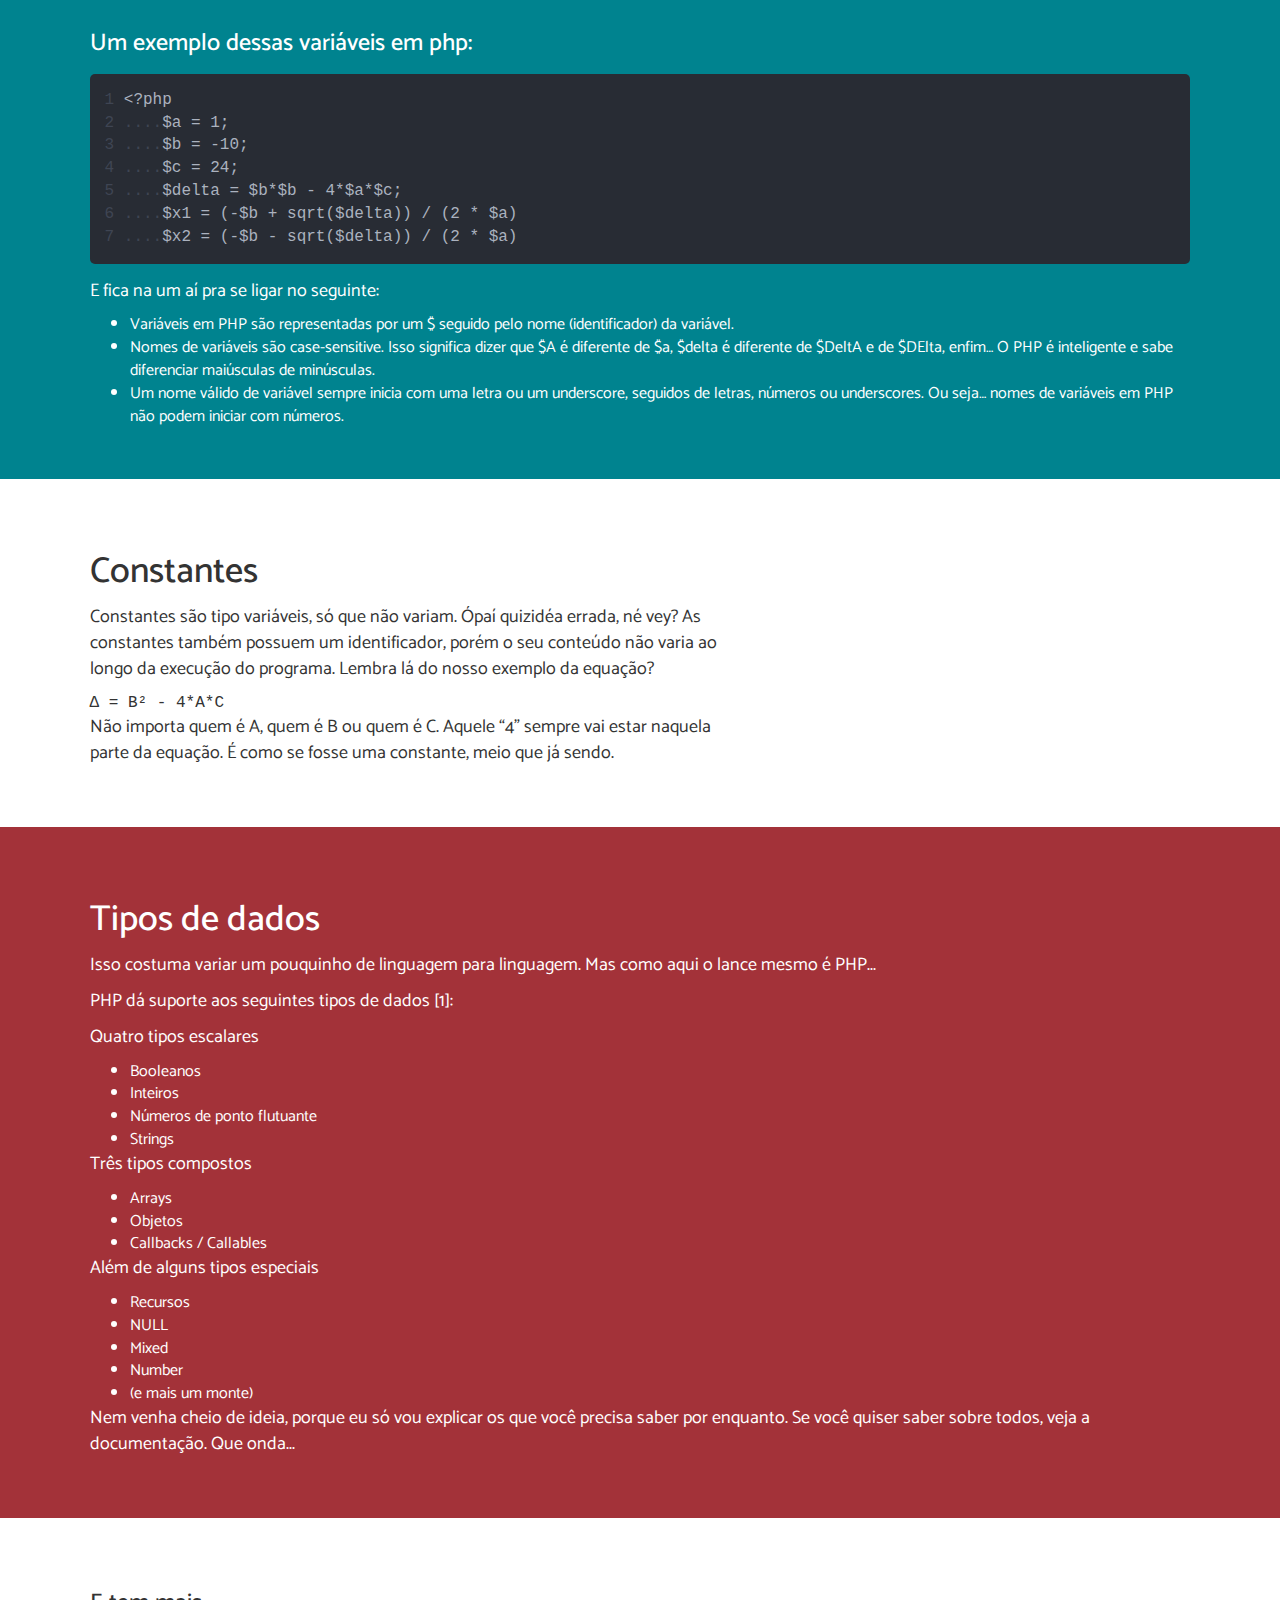
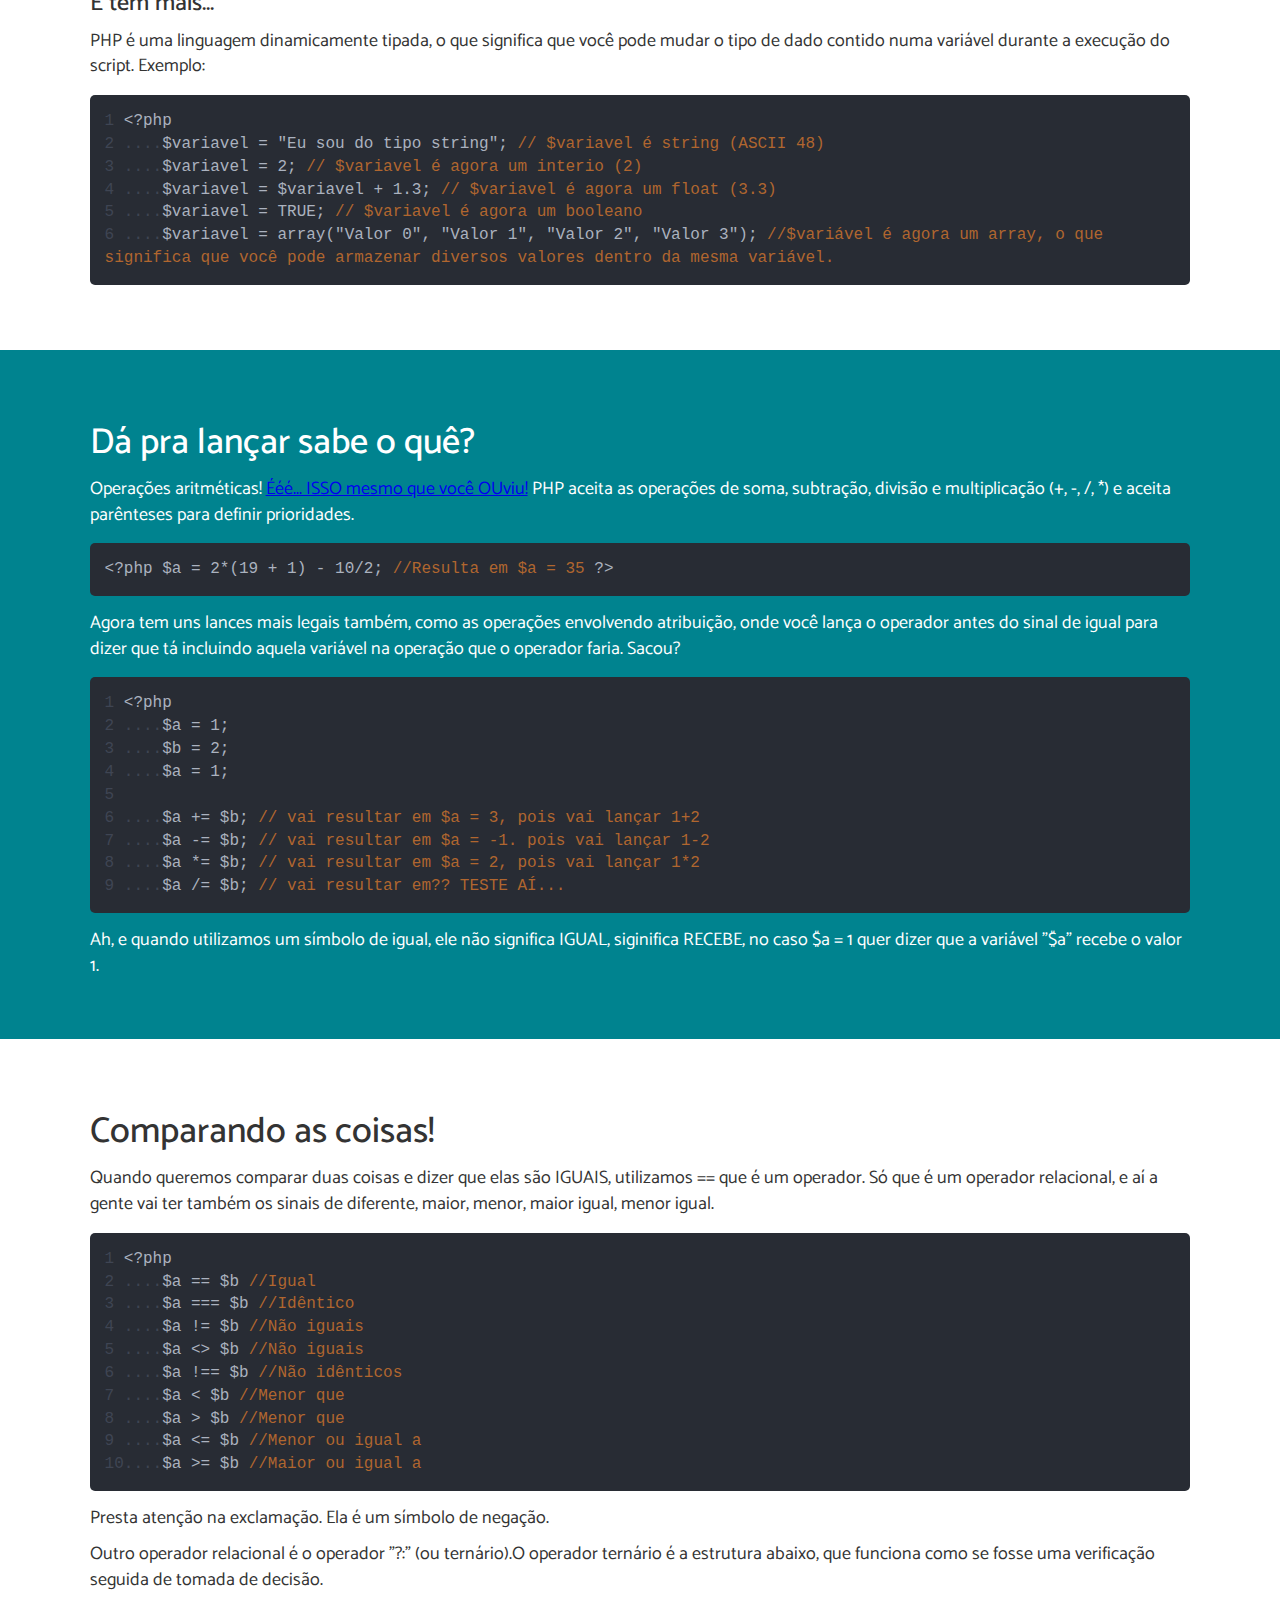
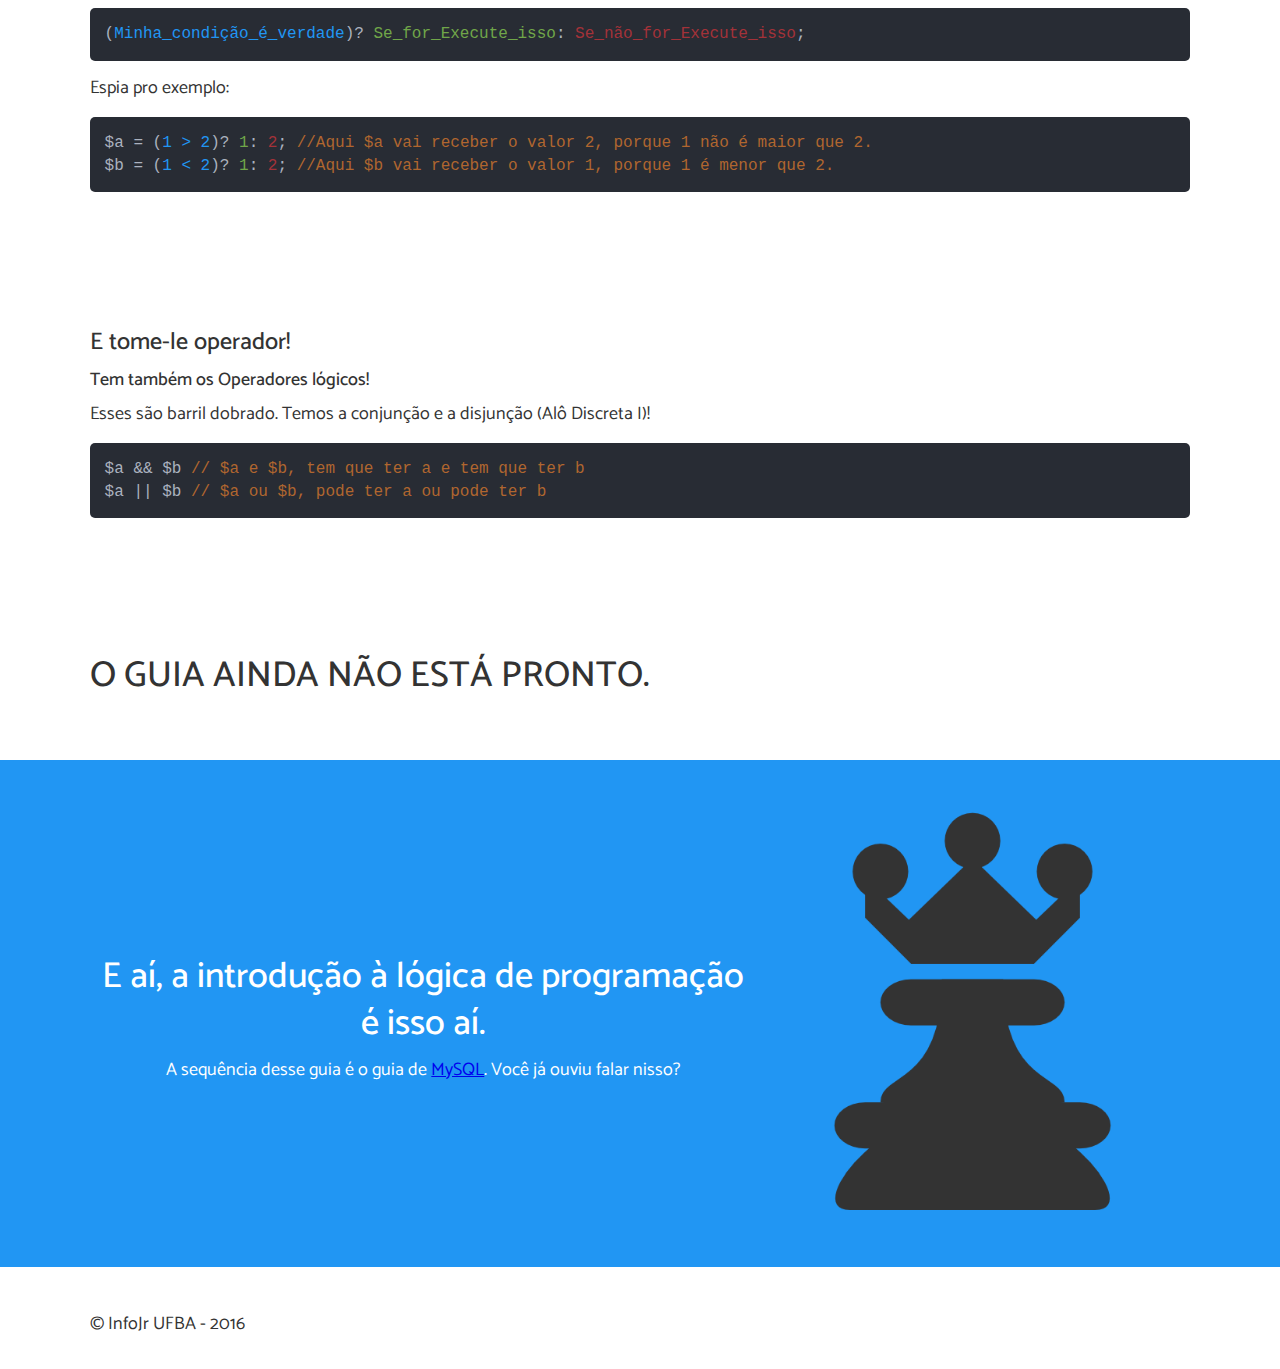
<file: ilp/index.html>
<!DOCTYPE html>
<html>
    <head>
        <meta charset="utf-8">
        <link rel="stylesheet" href="assets/css/manualTrainee.css">
        <link rel="icon" type="image/png" href="assets/img/infojr-ico.svg">
        <title>Guias - ILP</title>
    </head>
    <body>
        <section class="coffee center full">
            <div class="image">
                <img src="assets/img/ilp.svg" alt="" />
                <h1>Introdução à Lógica de Programação</h1>
            </div>
        </section>
        <section class="center full">
            <h1>Pra quê programar?</h1>
            <p>Peraê que Bill Gates, Mark Zuckerberg, will.i.am, Chris Bosh, Jack Dorsey, Tony Hsieh, Drew Houston, Gabe Newell, Ruchi Sanghvi, Elena Silenok, Vanessa Hurst, e Hadi Partovi vão te dizer:<p>
            <iframe width="854" height="480" src="https://www.youtube.com/embed/nKIu9yen5nc" frameborder="0" allowfullscreen></iframe>
        </section>
        <section class="orange">
            <h1>Algoritmos pra que te quero.</h1>
            <p>Algorítmo é o conceito base quando o assunto é programação de computadores.</p>
            <p>Um algoritmo nada mais é do que uma sequência de passos que visam atingir
            um objetivo bem definido. O que importa no algoritmo é o efeito das ações para a
            obtenção do resultado esperado.</p>
            <p>Um exemplo bem simples de algorítimo é a sequência de passos que devemos executar para resolver uma equação de segundo grau. Sei lá, vamos pegar a equação x² – 10x + 24 = 0.</p>
            <ul>
                <li>
                    1º Passo: Identificar os valores de A, B, e C. Daí temos: A=1, B=-10, C=24.
                </li>
                <li>
                    2º Passo: Calcular o valor de Δ. Onde:
                    <pre>Δ = B² - 4*A*C</pre>
                    <pre>Δ = (-10)² - 4*(1*24)</pre>
                    <pre>Δ = 4</pre>
                </li>
                <li>
                    3º Passo: Verificar se o valor de Δ é maior que 0, menor que 0 ou igual a 0 para definir o próximo passo.
                    Se for menor que 0, não precisamos calcular mais nada, pois a equação não terá valor real.
                    Se for igual a 0, sabemos que só precisamos calcular x uma vez.
                    Se for maior que zero. Calcularemos o valor para x’ e x’’.
                    <p>No caso, Δ > 0.</p>
                </li>
                <li>
                    4º Passo: Calcular o resultado fornecido pela equação de Bháskara. Daí:
                    <pre>x’ = (-B + RAIZ(Δ)) / 2*A       x’’ = (-B - RAIZ(Δ)) / 2*A</pre>
                    <pre>x’ = (-(-10) + 2) / 2           x’’ = (-(-10) - 2)) / 2</pre>
                    <pre>x’ = 6                          x’’ = 4</pre>
                </li>
                <li>
                    5º Passo: Identificar a solução. No caso:
                    <pre>S = {x’, x’’}       S = { 6, 4 }</pre>
                </li>
            </ul>
            <p>
                Perceba que essa sequência de passos se manterá a mesma independente dos valores de A, B e C. Isso significa que A, B e C são componentes variáveis do nosso algorítimo.
            </p>
        </section>
        <section>
            <div class="text">
                <h1>Variáveis, é?</h1>
                <p>
                    É, pois é, que coisa, não? Em programação, variáveis são elementos básicos de extrema importância.
                </p>
                <p>
                    Podemos definir variáveis como um local onde um determinado valor é armazenado. Valor esse que pode ser modificado, ou não, durante a execução do algorítimo.
                </p>
                <p>As variáveis possuem 2 “paradas” básicas:</p>
                <ul>
                    <li>Conteúdo: valor atual da variável</li>
                    <li>Identificador: nome dado à variável para possibilitar sua manipulação</li>
                </ul>
                <p>
                    No nosso exemplo da equação de 2º Grau, as nossas variáveis são identificadas como A, B, C, Δ, x’ e x’’, tais que 1, -10, 24, 4, 6 e 4 são os seus respectivos valores. Não modificamos o valor das nossas variáveis durante a execução desse algorítimo.
                </p>
            </div>
            <div class="image">
                <img class="reduces" src="assets/img/confused.svg" alt="" />
            </div>
        </section>
        <section class="dark-blue">
            <h3>
                Um exemplo dessas variáveis em php:
            </h3>
            <div class="code-block">
                <code><span>1 </span>&lt?php</code>
                <code><span>2 ....</span>$a = 1;</code>
                <code><span>3 ....</span>$b = -10;</code>
                <code><span>4 ....</span>$c = 24;</code>
                <code><span>5 ....</span>$delta = $b*$b - 4*$a*$c;</code>
                <code><span>6 ....</span>$x1 = (-$b + sqrt($delta)) / (2 * $a)</code>
                <code><span>7 ....</span>$x2 = (-$b - sqrt($delta)) / (2 * $a)</code>
            </div>
            <p>
                E fica na um aí pra se ligar no seguinte:
            </p>
            <ul>
                <li>
                    Variáveis em PHP são representadas por um $ seguido pelo nome (identificador) da variável.
                </li>
                <li>
                    Nomes de variáveis são case-sensitive. Isso significa dizer que $A é diferente de $a, $delta é diferente de $DeltA e de $DElta, enfim… O PHP é inteligente e sabe diferenciar maiúsculas de minúsculas.
                </li>
                <li>
                    Um nome válido de variável sempre inicia com uma letra ou um underscore, seguidos de letras, números ou underscores. Ou seja… nomes de variáveis em PHP não podem iniciar com números.
                </li>
            </ul>
        </section>
        <section>
            <div class="text">
                <h1>Constantes</h1>
                <p>Constantes são tipo variáveis, só que não variam. Ópaí quizidéa errada, né vey? As constantes também possuem um identificador, porém o seu conteúdo não varia ao longo da execução do programa. Lembra lá do nosso exemplo da equação?</p>
                <code>
                    Δ = B² - 4*A*C
                </code>
                <p>
                    Não importa quem é A, quem é B ou quem é C. Aquele “4” sempre vai estar naquela parte da equação. É como se fosse uma constante, meio que já sendo.
                </p>
            </div>
        </section>
        <section class="wini">
            <h1>Tipos de dados</h1>
            <p>
                Isso costuma variar um pouquinho de linguagem para linguagem. Mas como aqui o lance mesmo é PHP...
            </p>
            <p>PHP dá suporte aos seguintes tipos de dados [1]:</p>
            <p>Quatro tipos escalares</p>
            <ul>
                <li>Booleanos</li>
                <li>Inteiros</li>
                <li>Números de ponto flutuante</li>
                <li>Strings</li>
            </ul>
            <p>Três tipos compostos</p>
            <ul>
                <li>Arrays</li>
                <li>Objetos</li>
                <li>Callbacks / Callables</li>
            </ul>
            <p>Além de alguns tipos especiais</p>
            <ul>
                <li>Recursos</li>
                <li>NULL</li>
                <li>Mixed</li>
                <li>Number</li>
                <li>(e mais um monte)</li>
            </ul>
            <p>
                Nem venha cheio de ideia, porque eu só vou explicar os que você precisa saber por enquanto. Se você quiser saber sobre todos, veja a documentação. Que onda...
            </p>
        </section>
        <section>
            <h3>E tem mais...</h3>
            <p>
                PHP é uma linguagem dinamicamente tipada, o que significa que você pode mudar o tipo de dado contido numa variável durante a execução do script. Exemplo:
            </p>
            <div class="code-block">
                <code><span>1 </span>&lt?php</code>
                <code><span>2 ....</span>$variavel = "Eu sou do tipo string";  <span style="color: #B0662F">// $variavel é string (ASCII 48)</span></code>
                <code><span>3 ....</span>$variavel = 2;   <span style="color: #B0662F">// $variavel é agora um interio (2)</span></code>
                <code><span>4 ....</span>$variavel = $variavel + 1.3;  <span style="color: #B0662F">// $variavel é agora um float (3.3)</span></code>
                <code><span>5 ....</span>$variavel = TRUE;   <span style="color: #B0662F">// $variavel é agora um booleano</span></code>
                <code><span>6 ....</span>$variavel = array("Valor 0", "Valor 1", "Valor 2", "Valor 3"); <span style="color: #B0662F">//$variável é agora um array, o que significa que você pode armazenar diversos valores dentro da mesma variável.</span></code>
            </div>
        </section>
        <section class="dark-blue">
            <h1>Dá pra lançar sabe o quê?</h1>
            <p>
                Operações aritméticas! <a href="https://www.youtube.com/watch?v=VVxbYu9ueJw">Ééé... ISSO mesmo que você OUviu!</a> PHP aceita as operações de soma, subtração, divisão e multiplicação (+, -, /, *) e aceita parênteses para definir prioridades.
            </p>
            <div class="code-block">
                <code>
                    &lt?php $a = 2*(19 + 1) - 10/2;  <span style="color: #B0662F">//Resulta em $a = 35</span> ?&gt
                </code>
            </div>
            <p>
                Agora tem uns lances mais legais também, como as operações envolvendo atribuição, onde você lança o operador antes do sinal de igual para dizer que tá incluindo aquela variável na operação que o operador faria. Sacou?
            </p>
            <div class="code-block">
                <code><span>1 </span>&lt?php</code>
                <code><span>2 ....</span>$a = 1;</code>
                <code><span>3 ....</span>$b = 2;</code>
                <code><span>4 ....</span>$a = 1;</code>
                <code><span>5</span></code>
                <code><span>6 ....</span>$a += $b;  <span style="color: #B0662F">// vai resultar em $a = 3, pois vai lançar 1+2</span></code>
                <code><span>7 ....</span>$a -= $b;  <span style="color: #B0662F">// vai resultar em $a = -1. pois vai lançar 1-2</span></code>
                <code><span>8 ....</span>$a *= $b;  <span style="color: #B0662F">// vai resultar em $a = 2, pois vai lançar 1*2</span></code>
                <code><span>9 ....</span>$a /= $b;  <span style="color: #B0662F">// vai resultar em?? TESTE AÍ...</span></code>
            </div>
            <p>
                Ah, e quando utilizamos um símbolo de igual, ele não significa IGUAL, siginifica RECEBE, no caso $a = 1 quer dizer que a variável "$a" recebe o valor 1.
            </p>
        </section>
        <section>
            <h1>Comparando as coisas!</h1>
            <p>
                Quando queremos comparar duas coisas e dizer que elas são IGUAIS, utilizamos == que é um operador. Só que é um operador relacional, e aí a gente  vai ter também os sinais de diferente, maior, menor, maior igual, menor igual.
            </p>
            <div class="code-block">
                <code><span>1 </span>&lt?php</code>
                <code><span>2 ....</span>$a == $b <span style="color: #B0662F">//Igual</span></code>
                <code><span>3 ....</span>$a === $b <span style="color: #B0662F">//Idêntico</span></code>
                <code><span>4 ....</span>$a != $b <span style="color: #B0662F">//Não iguais</span></code>
                <code><span>5 ....</span>$a <> $b <span style="color: #B0662F">//Não iguais</span></code>
                <code><span>6 ....</span>$a !== $b <span style="color: #B0662F">//Não idênticos</span></code>
                <code><span>7 ....</span>$a < $b <span style="color: #B0662F">//Menor que</span></code>
                <code><span>8 ....</span>$a > $b <span style="color: #B0662F">//Menor que</span></code>
                <code><span>9 ....</span>$a <= $b <span style="color: #B0662F">//Menor ou igual a</span></code>
                <code><span>10....</span>$a >= $b <span style="color: #B0662F">//Maior ou igual a</span></code>
            </div>
            <p>
                Presta atenção na exclamação. Ela é um símbolo de negação.
            </p>
            <p>
                Outro operador relacional é o operador "?:" (ou ternário).O operador ternário é a estrutura abaixo, que funciona como se fosse uma verificação seguida de tomada de decisão.
            </p>
            <div class="code-block">
                <code>
                    (<span style="color: #2196F3">Minha_condição_é_verdade</span>)? <span style="color: #70A649">Se_for_Execute_isso</span>: <span style="color: #A33239">Se_não_for_Execute_isso</span>;
                </code>
            </div>
            <p>
                Espia pro exemplo:
            </p>
            <div class="code-block">
                <code>
                    $a = (<span style="color: #2196F3">1 > 2</span>)? <span style="color: #70A649">1</span>: <span style="color: #A33239">2</span>;  <span style="color: #B0662F">//Aqui $a vai receber o valor 2, porque 1 não é maior que 2.</span>
                </code>
                <code>
                    $b = (<span style="color: #2196F3">1 < 2</span>)? <span style="color: #70A649">1</span>: <span style="color: #A33239">2</span>; <span style="color: #B0662F">//Aqui $b vai receber o valor 1, porque 1 é menor que 2.</span>
                </code>
            </div>
        </section>
        <section>
            <h3>E tome-le operador!</h3>
            <h4>
                Tem também os Operadores lógicos!
            </h4>
            <p>
                Esses são barril dobrado. Temos a conjunção e a disjunção (Alô Discreta I)!
            </p>
            <div class="code-block">
                <code>$a && $b <span style="color: #B0662F">// $a e $b, tem que ter a e tem que ter b</span></code></code>
                <code>$a || $b <span style="color: #B0662F">// $a ou $b, pode ter a ou pode ter b</span></code></code>
            </div>
        </section>
        <section>
            <h1>O GUIA AINDA NÃO ESTÁ PRONTO.</h1>
        </section>
        <section class="blue center">
            <div class="text">
                <h1>
                    E aí, a introdução à lógica de programação é isso aí.
                </h1>
                <p>
                    A sequência desse guia é o guia de <a href="https://infojrufba.github.io/g/mysql/">MySQL</a>. Você já ouviu falar nisso?
                </p>
            </div>
            <div class="image">
                <img src="assets/img/queen.png" alt="" />
            </div>
        </section>
        <footer>
            <p>
                © InfoJr UFBA - 2016
            </p>
        </footer>
    </body>
</html>
</file>
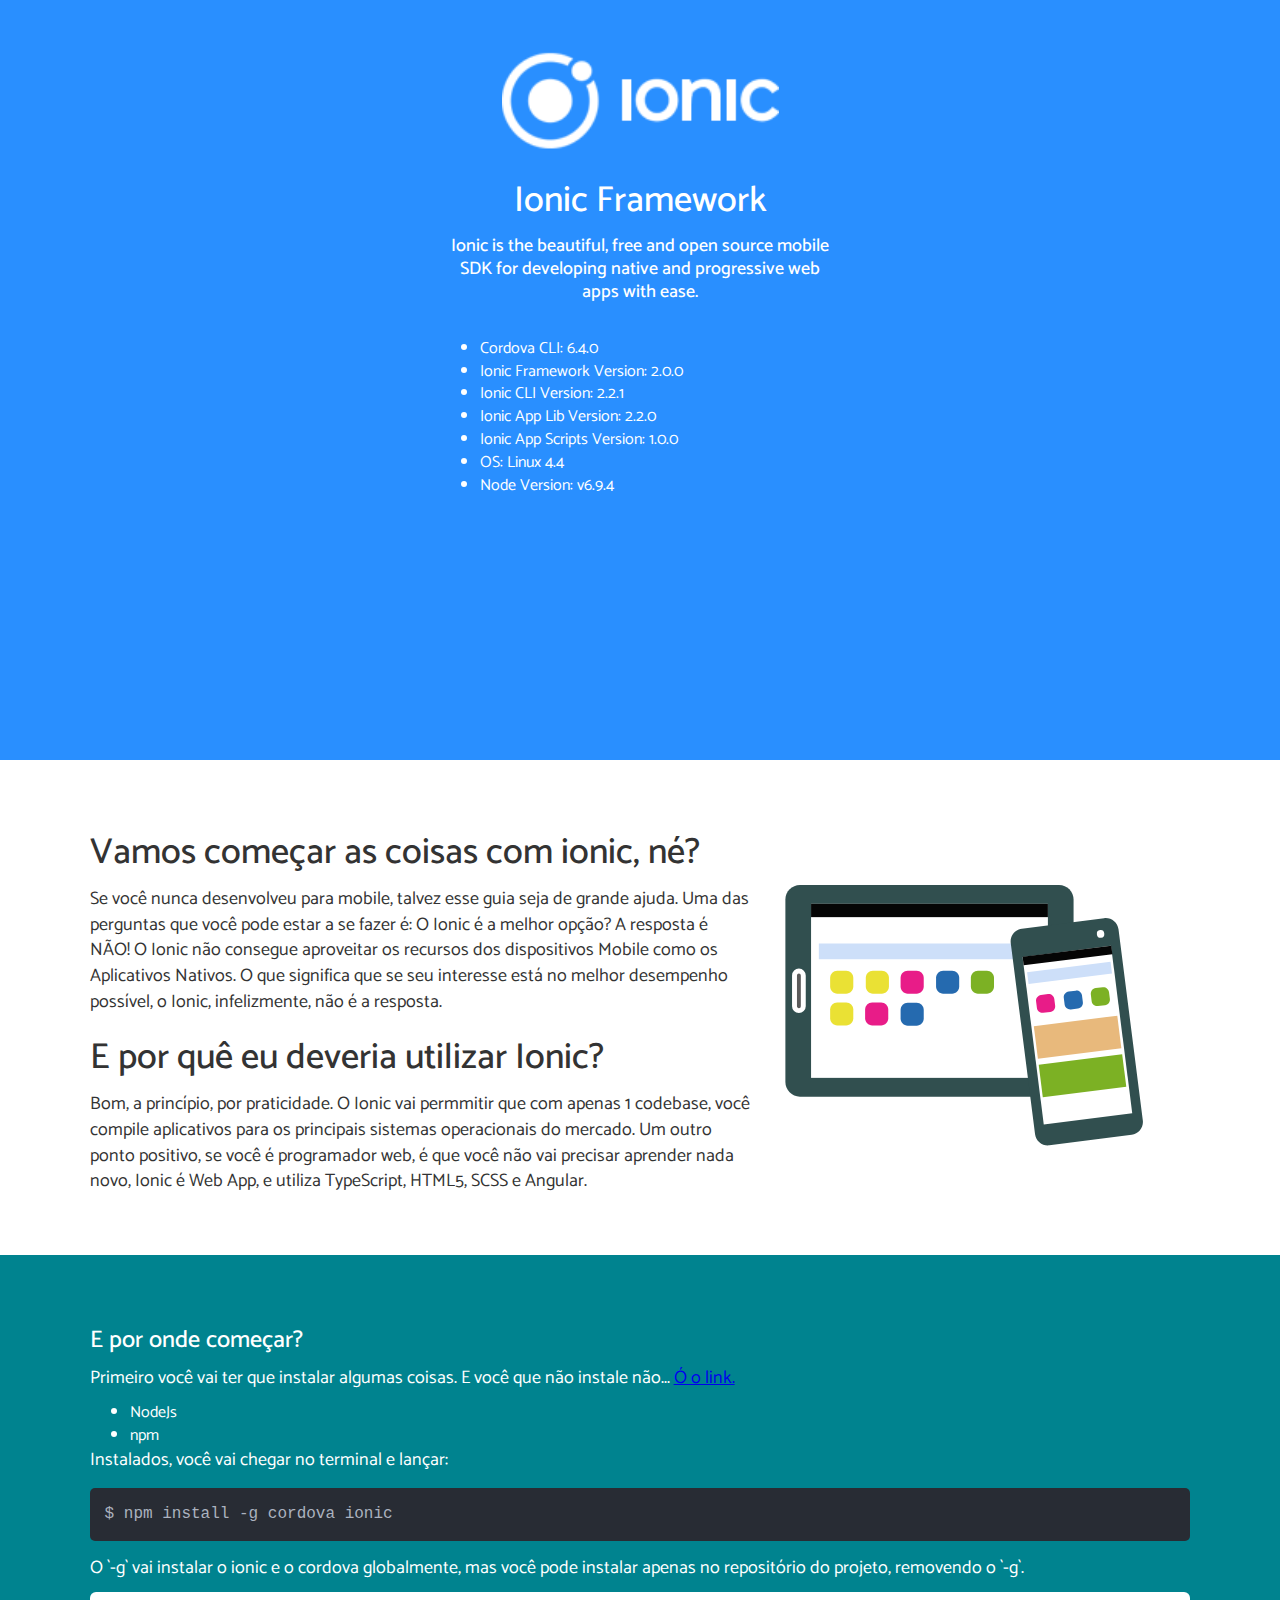
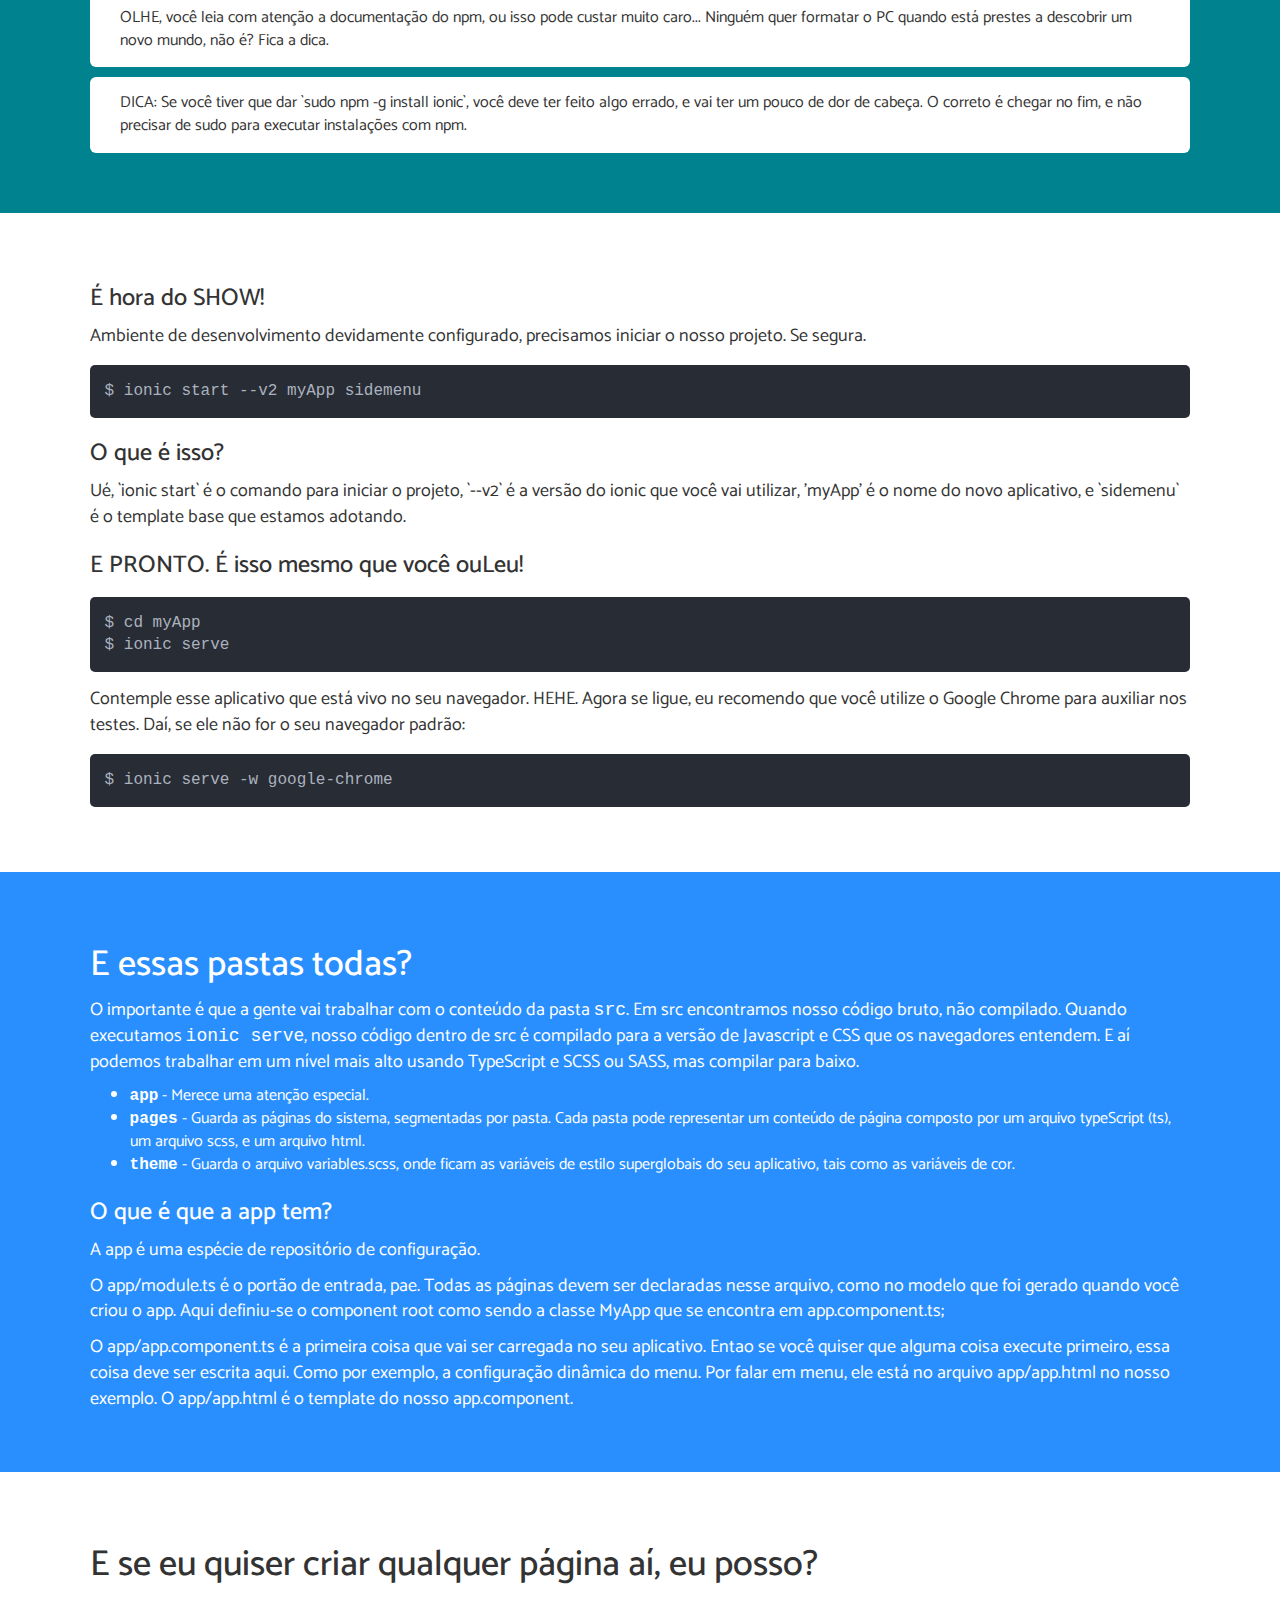
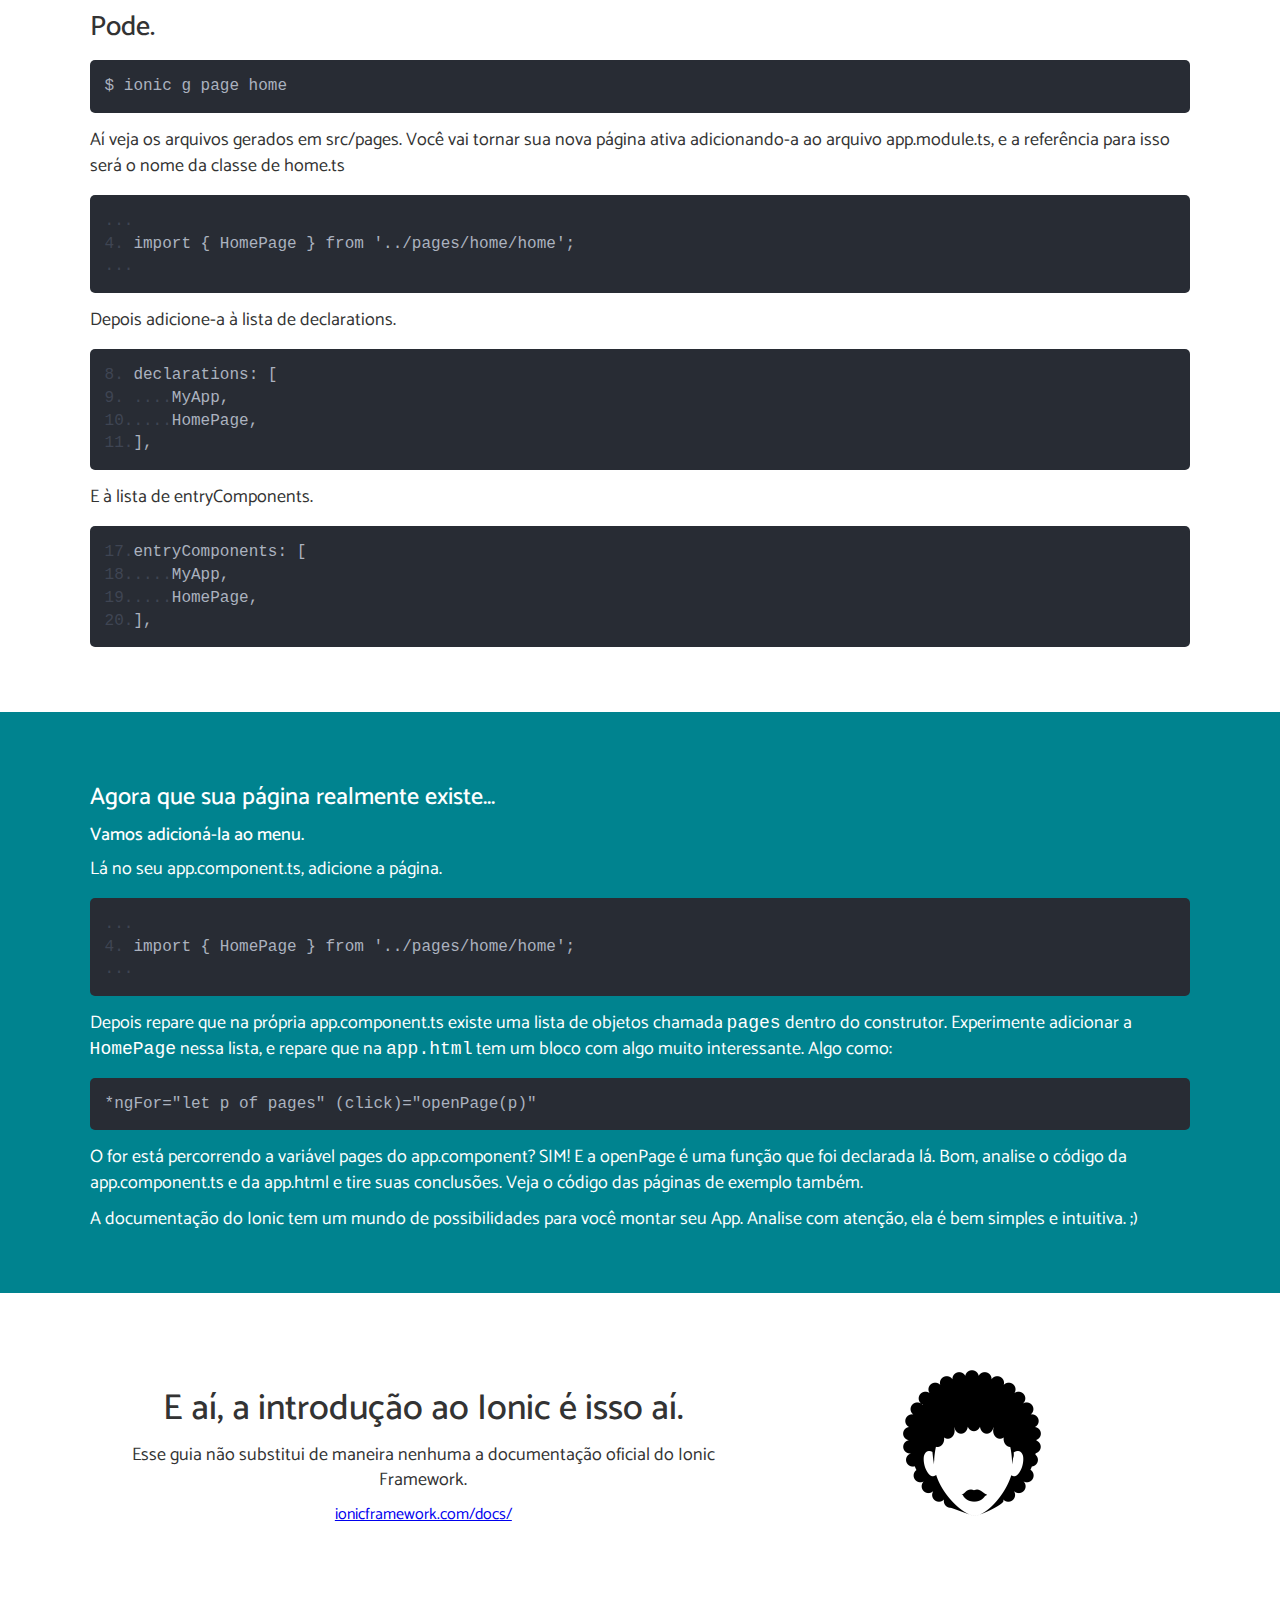
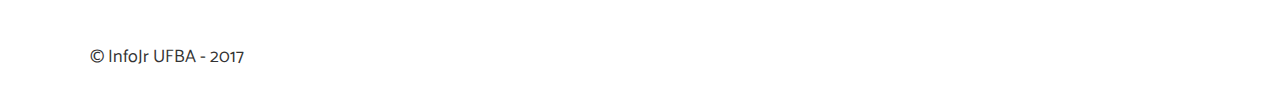
<file: ionic/index.html>
<!DOCTYPE html>
<html>
    <head>
        <meta charset="utf-8">
        <meta name="viewport" content="width=device-width, initial-scale=1">
        <link rel="stylesheet" href="../assets/css/manualTrainee.css">
        <link rel="icon" type="image/png" href="../assets/img/infojr-ico.svg">
        <title>Guias - Ionic</title>
    </head>
    <body>
        <section class="ionic-blue center full">
            <div class="image">
                <img src="assets/img/ionic-logo.png" alt="" />
                <h1>Ionic Framework</h1>
                <h4>
                    Ionic is the beautiful, free and open source mobile SDK for developing native and progressive web apps with ease.
                </h4>
                <br>
                <ul>
                    <li>Cordova CLI: 6.4.0</li>
                    <li>Ionic Framework Version: 2.0.0</li>
                    <li>Ionic CLI Version: 2.2.1</li>
                    <li>Ionic App Lib Version: 2.2.0</li>
                    <li>Ionic App Scripts Version: 1.0.0</li>
                    <li>OS: Linux 4.4</li>
                    <li>Node Version: v6.9.4</li>
                </ul>
            </div>
        </section>
        <section class="">
            <div class="text">
                <h1>Vamos começar as coisas com ionic, né?</h1>
                <p>Se você nunca desenvolveu para mobile, talvez esse guia seja de grande ajuda. Uma das perguntas que você pode estar a se fazer é: O Ionic é a melhor opção? A resposta é NÃO! O Ionic não consegue aproveitar os recursos dos dispositivos Mobile como os Aplicativos Nativos. O que significa que se seu interesse está no melhor desempenho possível, o Ionic, infelizmente, não é a resposta.<p>
                <h1>E por quê eu deveria utilizar Ionic?</h1>
                <p>
                  Bom, a princípio, por praticidade. O Ionic vai permmitir que com apenas 1 codebase, você compile aplicativos para os principais sistemas operacionais do mercado. Um outro ponto positivo, se você é programador web, é que você não vai precisar aprender nada novo, Ionic é Web App, e utiliza TypeScript, HTML5, SCSS e Angular.
                </p>
            </div>
            <div class="image">
                <img src="assets/img/mobile.svg" alt="" />
            </div>
        </section>
        <section class="dark-blue">
            <h3>E por onde começar?</h3>
            <p>
                Primeiro você vai ter que instalar algumas coisas. E você que não instale não... <a href="https://nodejs.org/en/download/package-manager/">Ó o link.</a>
            </p>
            <ul>
                <li>NodeJs</li>
                <li>npm</li>
            </ul>
            <p>Instalados, você vai chegar no terminal e lançar:</p>
            <div class="code-block">
                <code>$ npm install -g cordova ionic</code>
            </div>
            <p>
                O `-g` vai instalar o ionic e o cordova globalmente, mas você pode instalar apenas no repositório do projeto, removendo o `-g`.
            </p>
            <div class="white c-box">
                OLHE, você leia com atenção a documentação do npm, ou isso pode custar muito caro... Ninguém quer formatar o PC quando está prestes a descobrir um novo mundo, não é? Fica a dica.
            </div>
            <div class="white c-box">
                DICA: Se você tiver que dar `sudo npm -g install ionic`, você deve ter feito algo errado, e vai ter um pouco de dor de cabeça. O correto é chegar no fim, e não precisar de sudo para executar instalações com npm.
            </div>
        </section>
        <section>
            <h3>É hora do SHOW!</h3>
            <p>
                Ambiente de desenvolvimento devidamente configurado, precisamos iniciar o nosso projeto. Se segura.
            </p>
            <div class="code-block">
                <code>$ ionic start --v2 myApp sidemenu</code>
            </div>
            <h3>O que é isso?</h3>
            <p>
                Ué, `ionic start` é o comando para iniciar o projeto, `--v2` é a versão do ionic que você vai utilizar, 'myApp' é o nome do novo aplicativo, e `sidemenu` é o template base que estamos adotando.
            </p>
            <h3>E PRONTO. É isso mesmo que você ouLeu!</h3>
            <div class="code-block">
                <code>$ cd myApp</code>
                <code>$ ionic serve</code>
            </div>
            <p>
                Contemple esse aplicativo que está vivo no seu navegador. HEHE. Agora se ligue, eu recomendo que você utilize o Google Chrome para auxiliar nos testes. Daí, se ele não for o seu navegador padrão:
            </p>
            <div class="code-block">
                <code>$ ionic serve -w google-chrome</code>
            </div>
        </section>
        <section class="ionic-blue">
            <h1>E essas pastas todas?</h1>
            <p>
                O importante é que a gente vai trabalhar com o conteúdo da pasta <code>src</code>. Em src encontramos nosso código bruto, não compilado. Quando executamos <code>ionic serve</code>, nosso código dentro de src é compilado para a versão de Javascript e CSS que os navegadores entendem. E aí podemos trabalhar em um nível mais alto usando TypeScript e SCSS ou SASS, mas compilar para baixo.
            </p>
            <ul>
                <li><code><b>app</b></code> - Merece uma atenção especial.</li>
                <li>
                  <code><b>pages</b></code> - Guarda as páginas do sistema, segmentadas por pasta. Cada pasta pode representar um conteúdo de página composto por um arquivo typeScript (ts), um arquivo scss, e um arquivo html.
                </li>
                <li><code><b>theme</b></code> - Guarda o arquivo variables.scss, onde ficam as variáveis de estilo superglobais do seu aplicativo, tais como as variáveis de cor.</li>
            </ul>
            <h3>O que é que a app tem?</h3>
            <p>
                A app é uma espécie de repositório de configuração.
            </p>
            <p>
                O app/module.ts é o portão de entrada, pae. Todas as páginas devem ser declaradas nesse arquivo, como no modelo que foi gerado quando você criou o app. Aqui definiu-se o component root como sendo a classe MyApp que se encontra em app.component.ts;
            </p>
            <p>
                O app/app.component.ts é a primeira coisa que vai ser carregada no seu aplicativo. Entao se você quiser que alguma coisa execute primeiro, essa coisa deve ser escrita aqui. Como por exemplo, a configuração dinâmica do menu. Por falar em menu, ele está no arquivo app/app.html no nosso exemplo. O app/app.html é o template do nosso app.component.
            </p>
        </section>
        <section>
            <h1>E se eu quiser criar qualquer página aí, eu posso?</h1>
            <h2>Pode.</h2>
            <div class="code-block">
                <code>$ ionic g page home</code>
            </div>
            <p>
                Aí veja os arquivos gerados em src/pages. Você vai tornar sua nova página ativa adicionando-a ao arquivo app.module.ts, e a referência para isso será o nome da classe de home.ts
            </p>
            <div class="code-block">
                <code><span>...</span></code>
                <code><span>4. </span>import { HomePage } from '../pages/home/home';</code>
                <code><span>...</span></code>
            </div>
            <p>
                Depois adicione-a à lista de declarations.
            </p>
            <div class="code-block">
                <code><span>8. </span>declarations: [</code>
                <code><span>9. ....</span>MyApp,</code>
                <code><span>10.....</span>HomePage,</code>
                <code><span>11.</span>],</code>
            </div>
            <p>
                E à lista de entryComponents.
            </p>
            <div class="code-block">
                <code><span>17.</span>entryComponents: [</code>
                <code><span>18.....</span>MyApp,</code>
                <code><span>19.....</span>HomePage,</code>
                <code><span>20.</span>],</code>
            </div>
        </section>
        <section class="dark-blue">
            <h3>Agora que sua página realmente existe...</h3>
            <h4>Vamos adicioná-la ao menu.</h4>
            <p>Lá no seu app.component.ts, adicione a página.</p>
            <div class="code-block">
                <code><span>...</span></code>
                <code><span>4. </span>import { HomePage } from '../pages/home/home';</code>
                <code><span>...</span></code>
            </div>
            <p>
                Depois repare que na própria app.component.ts existe uma lista de objetos chamada <code>pages</code> dentro do construtor. Experimente adicionar a <code>HomePage</code> nessa lista, e repare que na <code>app.html</code> tem um bloco com algo muito interessante. Algo como:
            </p>
            <div class="code-block">
                <code>*ngFor="let p of pages" (click)="openPage(p)"</code>
            </div>
            <p>
                O for está percorrendo a variável pages do app.component? SIM! E a openPage é uma função que foi declarada lá. Bom, analise o código da app.component.ts e da app.html e tire suas conclusões. Veja o código das páginas de exemplo também.
            </p>
            <p>
                A documentação do Ionic tem um mundo de possibilidades para você montar seu App. Analise com atenção, ela é bem simples e intuitiva. ;)
            </p>
        </section>
        <section class="center">
            <div class="text">
                <h1>E aí, a introdução ao Ionic é isso aí.</h1>
                <p>
                    Esse guia não substitui de maneira nenhuma a documentação oficial do Ionic Framework.
                </p>
                <a href="http://ionicframework.com/docs/">ionicframework.com/docs/</a>
            </div>
            <div class="image">
                <img src="../assets/img/wm.png" alt="Silhueta de rosto de mulher" />
            </div>
        </section>
        <footer>
            <p>© InfoJr UFBA - 2017</p>
        </footer>
    </body>
</html>
</file>
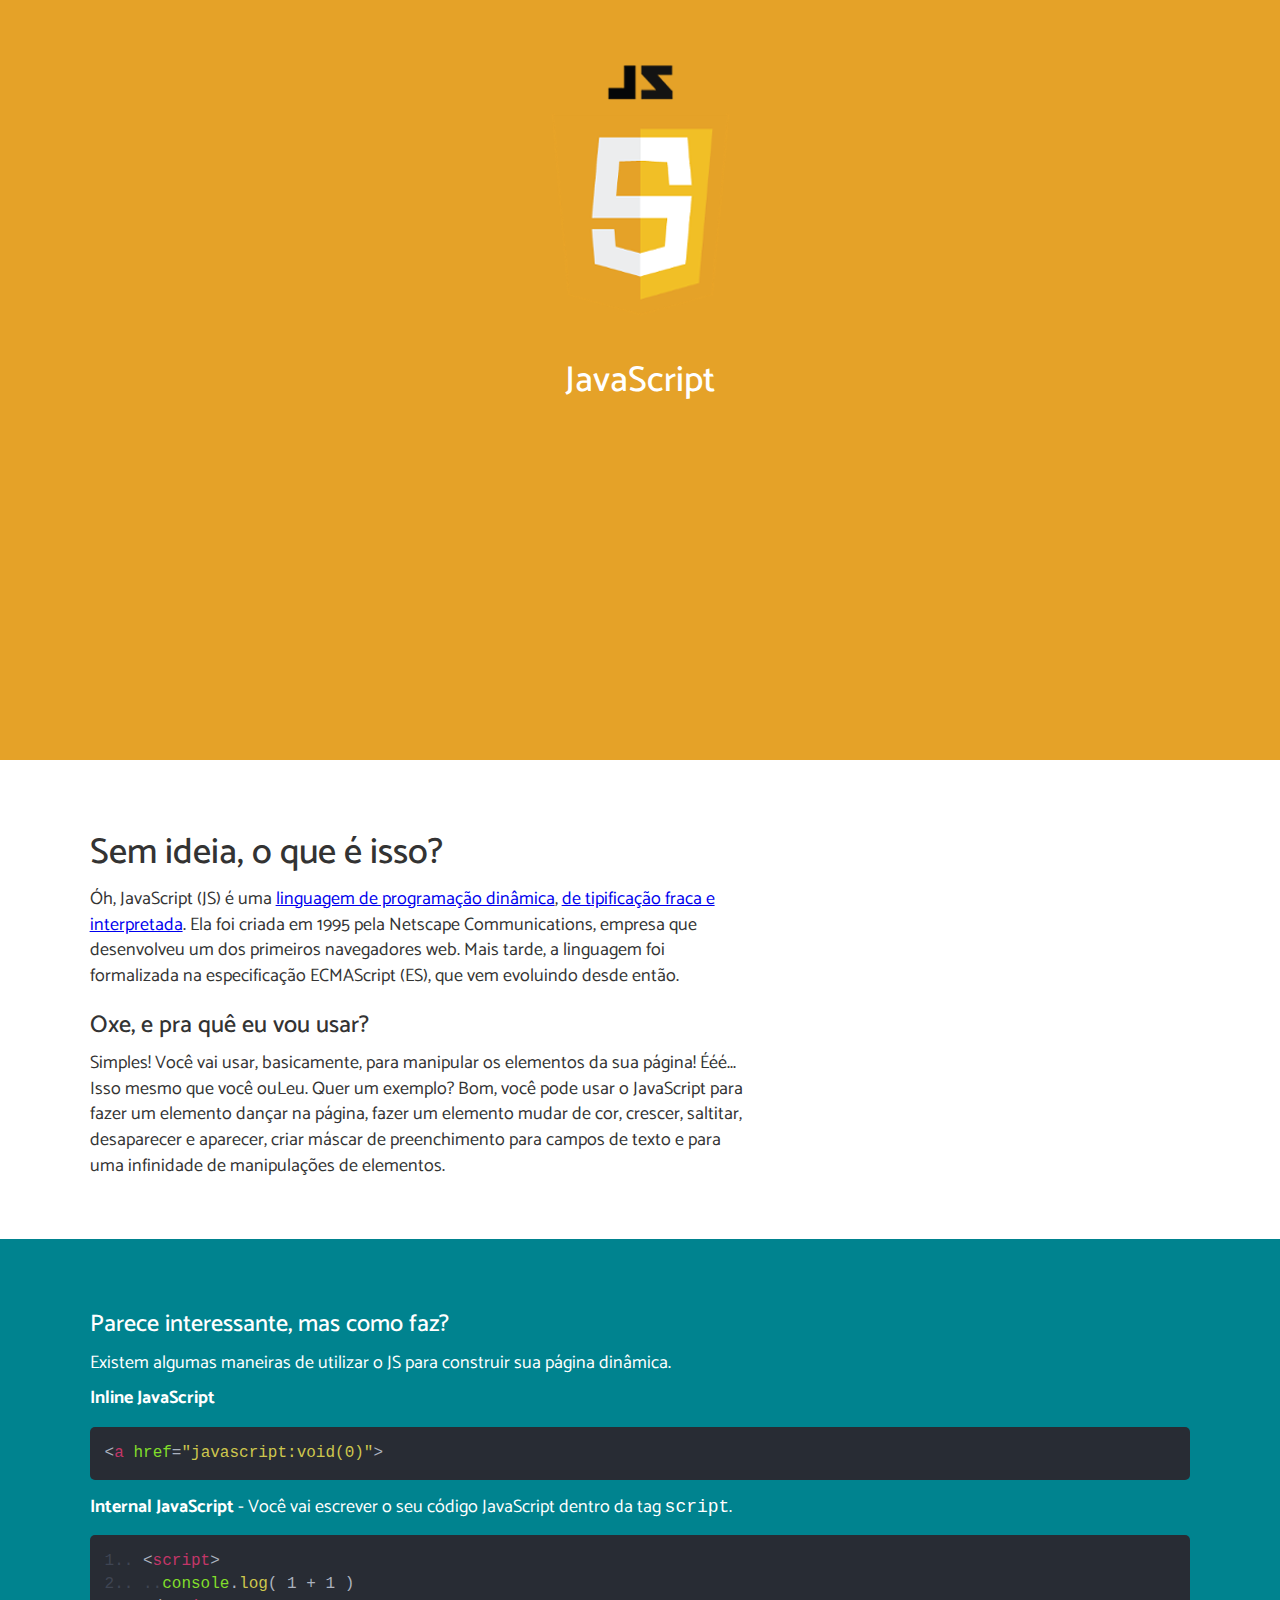
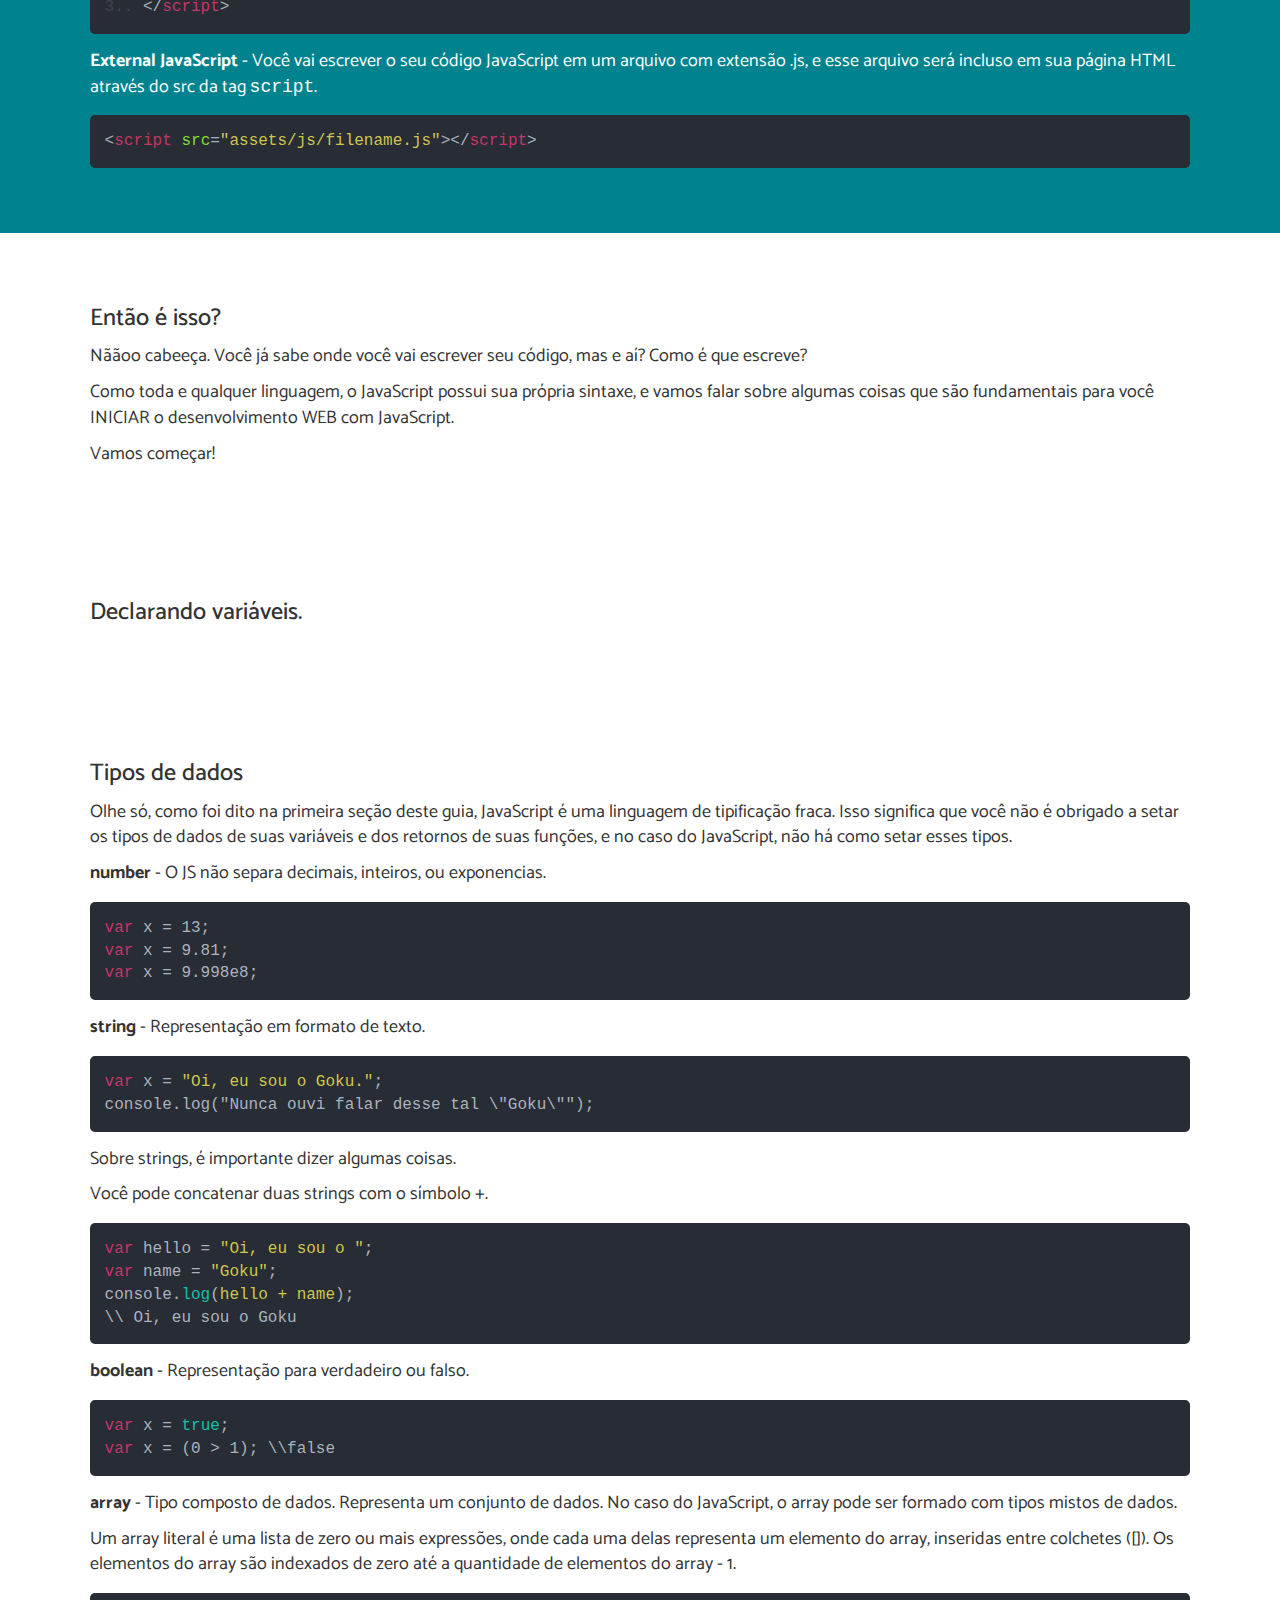
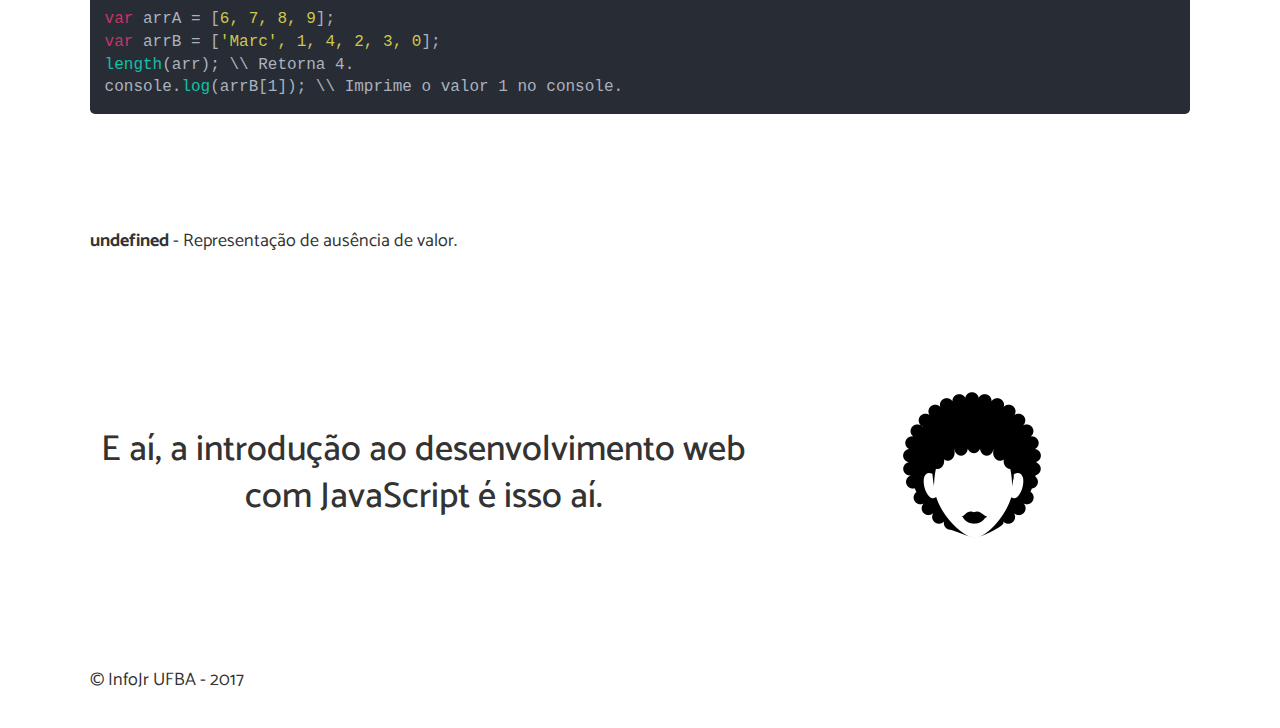
<file: js/index.html>
<!DOCTYPE html>
<html>
  <head>
    <meta charset="utf-8">
    <meta name="viewport" content="width=device-width, initial-scale=1">
    <link rel="stylesheet" href="../assets/css/manualTrainee.css">
    <link rel="icon" type="image/ico" href="../assets/img/infojr-ico.ico">
    <title>Guias - JS</title>
  </head>
  <body>
    <section class="center full js-yellow">
      <div class="image">
        <img src="assets/img/js.png" alt="JS" />
        <h1>JavaScript</h1>
        <!-- a linguagem de maior dinamicidade da web -->
      </div>
    </section>
    <section>
      <div class="text">
        <h1>Sem ideia, o que é isso?</h1>
        <p>
          Óh, JavaScript (JS) é uma <a href="#">linguagem de programação dinâmica</a>, <a href="#">de tipificação fraca e interpretada</a>. Ela foi criada em 1995 pela Netscape Communications, empresa que desenvolveu um dos primeiros navegadores web. Mais tarde, a linguagem foi formalizada na especificação ECMAScript (ES), que vem evoluindo desde então.
        </p>
        <h3>Oxe, e pra quê eu vou usar?</h3>
        <p>
          Simples! Você vai usar, basicamente, para manipular os elementos da sua página! Ééé... Isso mesmo que você ouLeu. Quer um exemplo? Bom, você pode usar o JavaScript para fazer um elemento dançar na página, fazer um elemento mudar de cor, crescer, saltitar, desaparecer e aparecer, criar máscar de preenchimento para campos de texto e para uma infinidade de manipulações de elementos.
        </p>
      </div>
    </section>
    <section class="dark-blue">
      <h3>Parece interessante, mas como faz?</h3>
      <p>
        Existem algumas maneiras de utilizar o JS para construir sua página dinâmica.
      </p>
      <p>
        <b>Inline JavaScript</b>
      </p>
      <div class="code-block">
        <code>
          &lt<span class="hl-tag">a</span> <span class="attr">href</span>=<span class="value">"javascript:void(0)"</span>&gt</a>
        </code>
      </div>
      <p>
        <b>Internal JavaScript</b> - Você vai escrever o seu código JavaScript dentro da tag <code>script</code>.
      </p>
      <div class="code-block">
        <code><span>1.. </span>&lt<span class="hl-tag">script</span>&gt</code>
        <code><span>2.. ..</span><span class="attr">console</span>.<span class="value">log</span>( 1 + 1 )</code>
        <code><span>3.. </span>&lt/<span class="hl-tag">script</span>&gt</code>
      </div>
      <p>
        <b>External JavaScript</b> - Você vai escrever o seu código JavaScript em um arquivo com extensão .js, e esse arquivo será incluso em sua página HTML através do src da tag <code>script</code>.
      </p>
      <div class="code-block">
        <code>
          &lt<span class="hl-tag">script</span> <span class="attr">src</span>=<span class="value">"assets/js/filename.js"</span>&gt&lt/<span class="hl-tag">script</span>&gt
        </code>
      </div>
    </section>
    <section>
      <h3>Então é isso?</h3>
      <p>
        Nããoo cabeeça. Você já sabe onde você vai escrever seu código, mas e aí? Como é que escreve?
      </p>
      <p>
        Como toda e qualquer linguagem, o JavaScript possui sua própria sintaxe, e vamos falar sobre algumas coisas que são fundamentais para você INICIAR o desenvolvimento WEB com JavaScript.
      </p>
      <p>
        Vamos começar!
      </p>
    </section>
    <section>
      <h3>Declarando variáveis.</h3>
    </section>
    <section>
      <h3>Tipos de dados</h3>
      <p>
        Olhe só, como foi dito na primeira seção deste guia, JavaScript é uma linguagem de tipificação fraca. Isso significa que você não é obrigado a setar os tipos de dados de suas variáveis e dos retornos de suas funções, e no caso do JavaScript, não há como setar esses tipos.
      </p>
      <p>
        <b>number</b> - O JS não separa decimais, inteiros, ou exponencias.
      </p>
      <div class="code-block">
        <code><span class="hl-tag">var</span> x = 13;</code>
        <code><span class="hl-tag">var</span> x = 9.81;</code>
        <code><span class="hl-tag">var</span> x = 9.998e8;</code>
      </div>
      <p>
        <b>string</b> - Representação em formato de texto.
      </p>
      <div class="code-block">
        <code><span class="hl-tag">var</span> x = <span class="value">"Oi, eu sou o Goku."</span>;</code>
        <code>console.log("Nunca ouvi falar desse tal \"Goku\"");</code>
      </div>
      <p>
        Sobre strings, é importante dizer algumas coisas.
      </p>
      <p>
        Você pode concatenar duas strings com o símbolo +.
      </p>
      <div class="code-block">
        <code><span class="hl-tag">var</span> hello = <span class="value">"Oi, eu sou o "</span>;</code>
        <code><span class="hl-tag">var</span> name = <span class="value">"Goku"</span>;</code>
        <code>console.<span class="func">log</span>(<span class="value">hello + name</span>);</code>
        <code>\\ Oi, eu sou o Goku</code>
      </div>
      <p>
        <b>boolean</b> - Representação para verdadeiro ou falso.
      </p>
      <div class="code-block">
        <code><span class="hl-tag">var</span> x = <span class="func">true</span>;</code>
        <code><span class="hl-tag">var</span> x = (0 > 1); \\false</code>
      </div>
      <p>
        <b>array</b> - Tipo composto de dados. Representa um conjunto de dados. No caso do JavaScript, o array pode ser formado com tipos mistos de dados.
      </p>
      <p>
        Um array literal é uma lista de zero ou mais expressões, onde cada uma delas representa um elemento do array, inseridas entre colchetes ([]). Os elementos do array são indexados de zero até a quantidade de elementos do array - 1.
      </p>
      <div class="code-block">
        <code><span class="hl-tag">var</span> arrA = [<span class="value">6, 7, 8, 9</span>];</code>
        <code><span class="hl-tag">var</span> arrB = [<span class="value">'Marc', 1, 4, 2, 3, 0</span>];</code>
        <code><span class="func">length</span>(arr); \\ Retorna 4.</code>
        <code>console.<span class="func">log</span>(arrB[1]); \\ Imprime o valor 1 no console.</code>
      </div>
    </section>
    <section>
      <p>
        <b>undefined</b> - Representação de ausência de valor.
      </p>
    </section>
    <section class="center">
        <div class="text">
            <h1>E aí, a introdução ao desenvolvimento web com JavaScript é isso aí.</h1>
        </div>
        <div class="image">
            <img src="../assets/img/wm.png" alt="Silhueta de rosto de mulher" />
        </div>
    </section>
    <footer>
        <p>© InfoJr UFBA - 2017</p>
    </footer>
  </body>
</html>
</file>
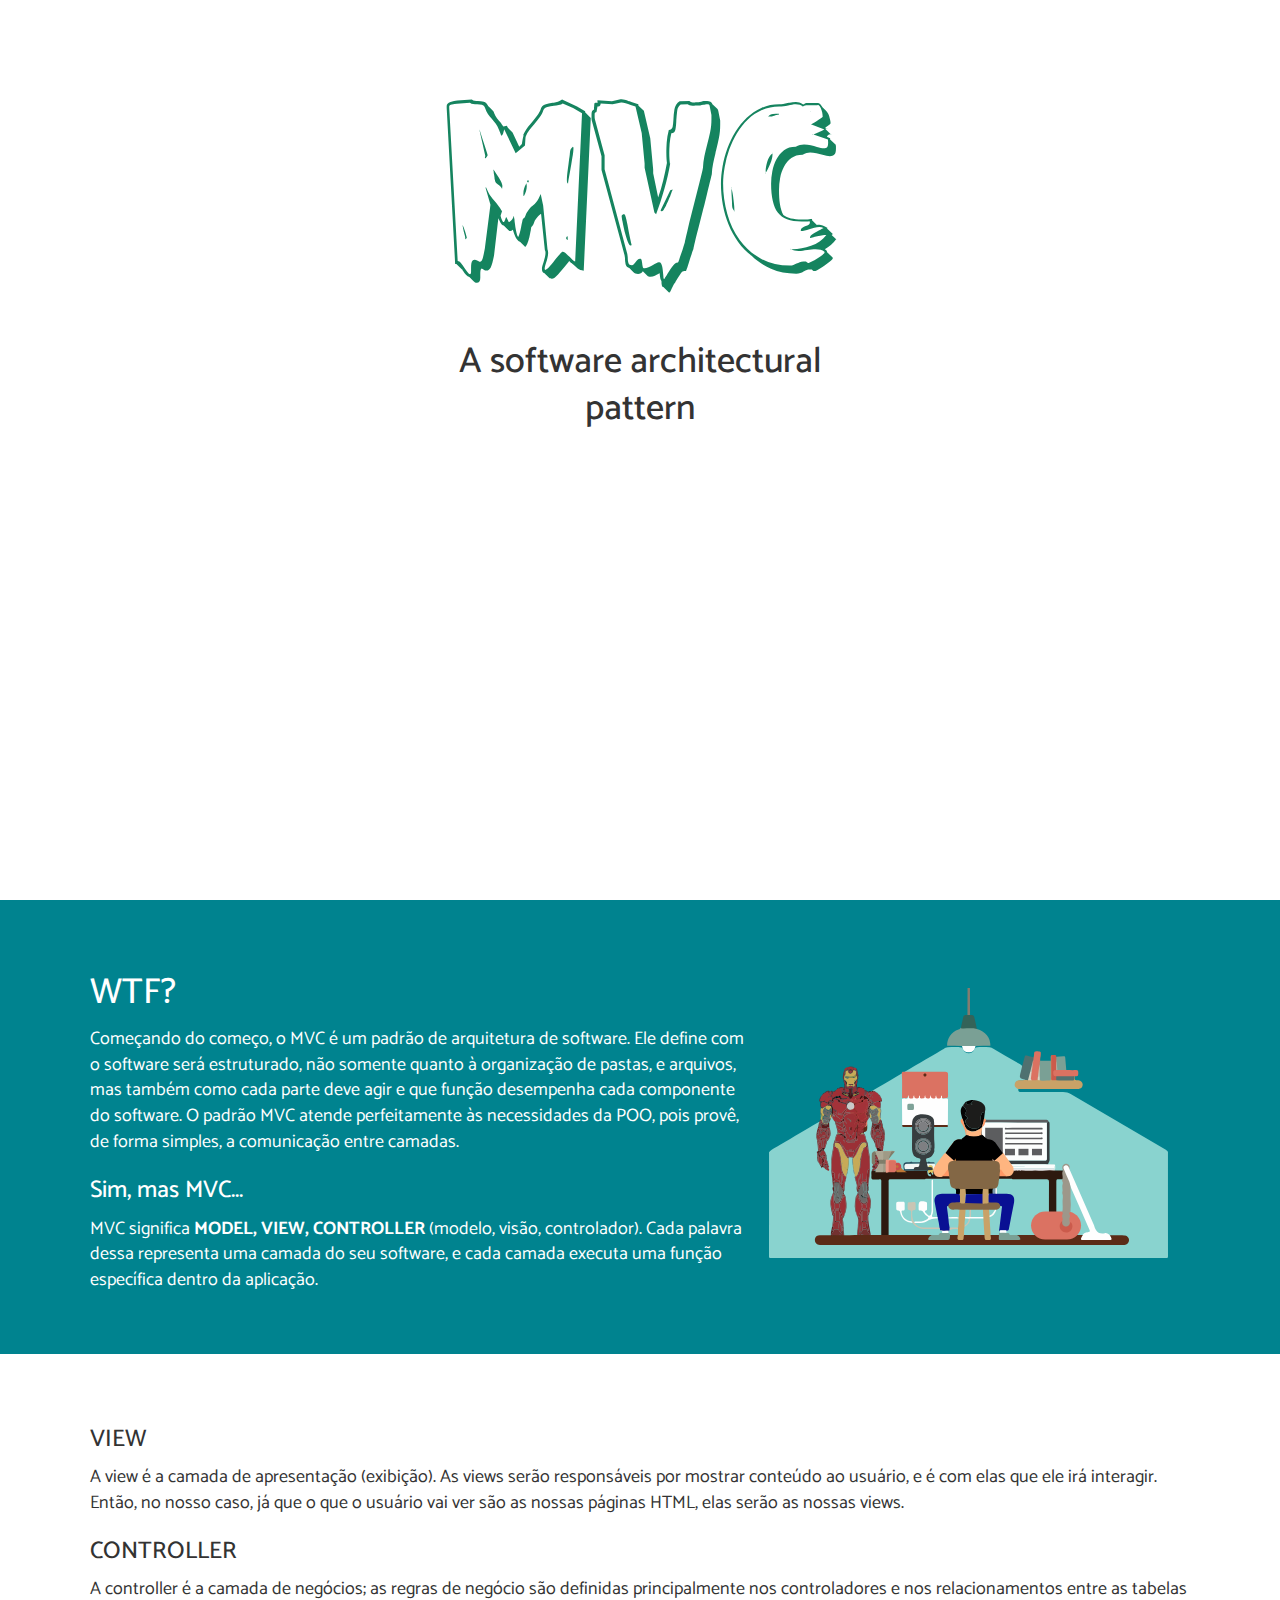
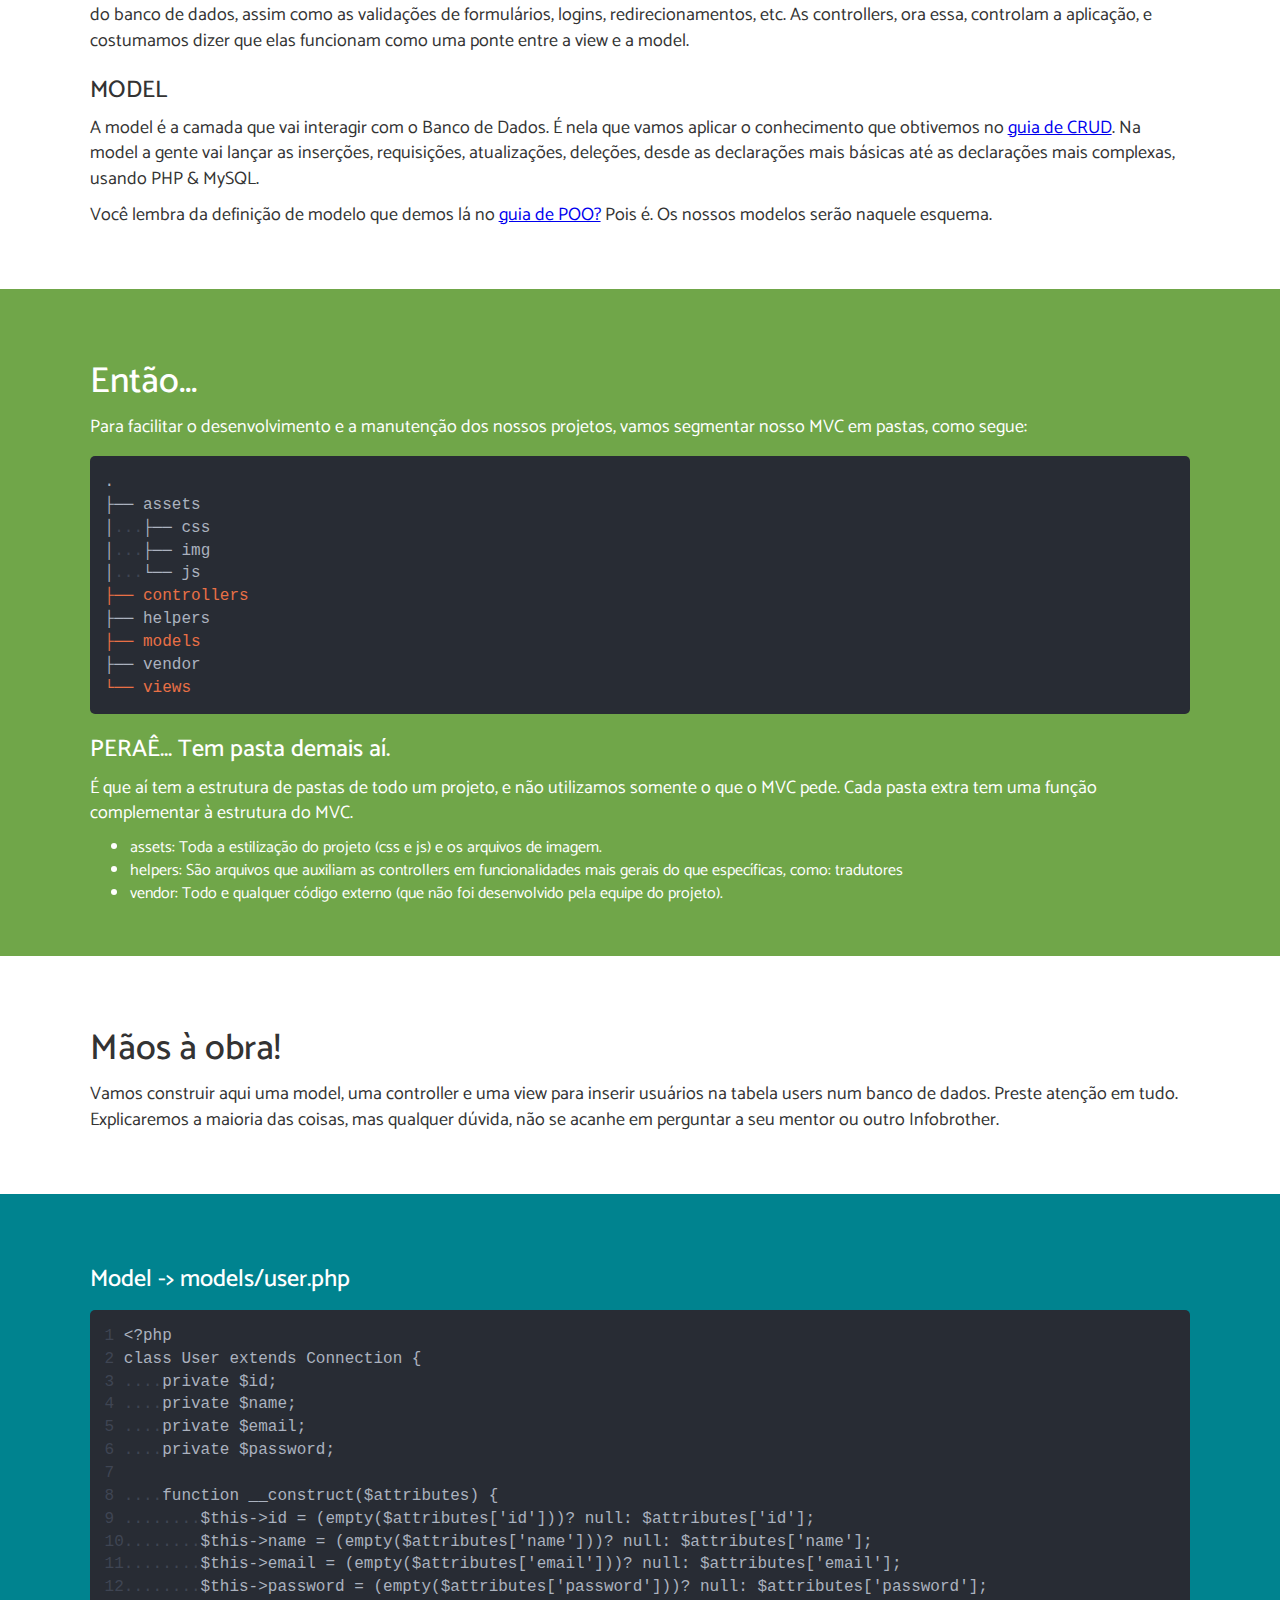
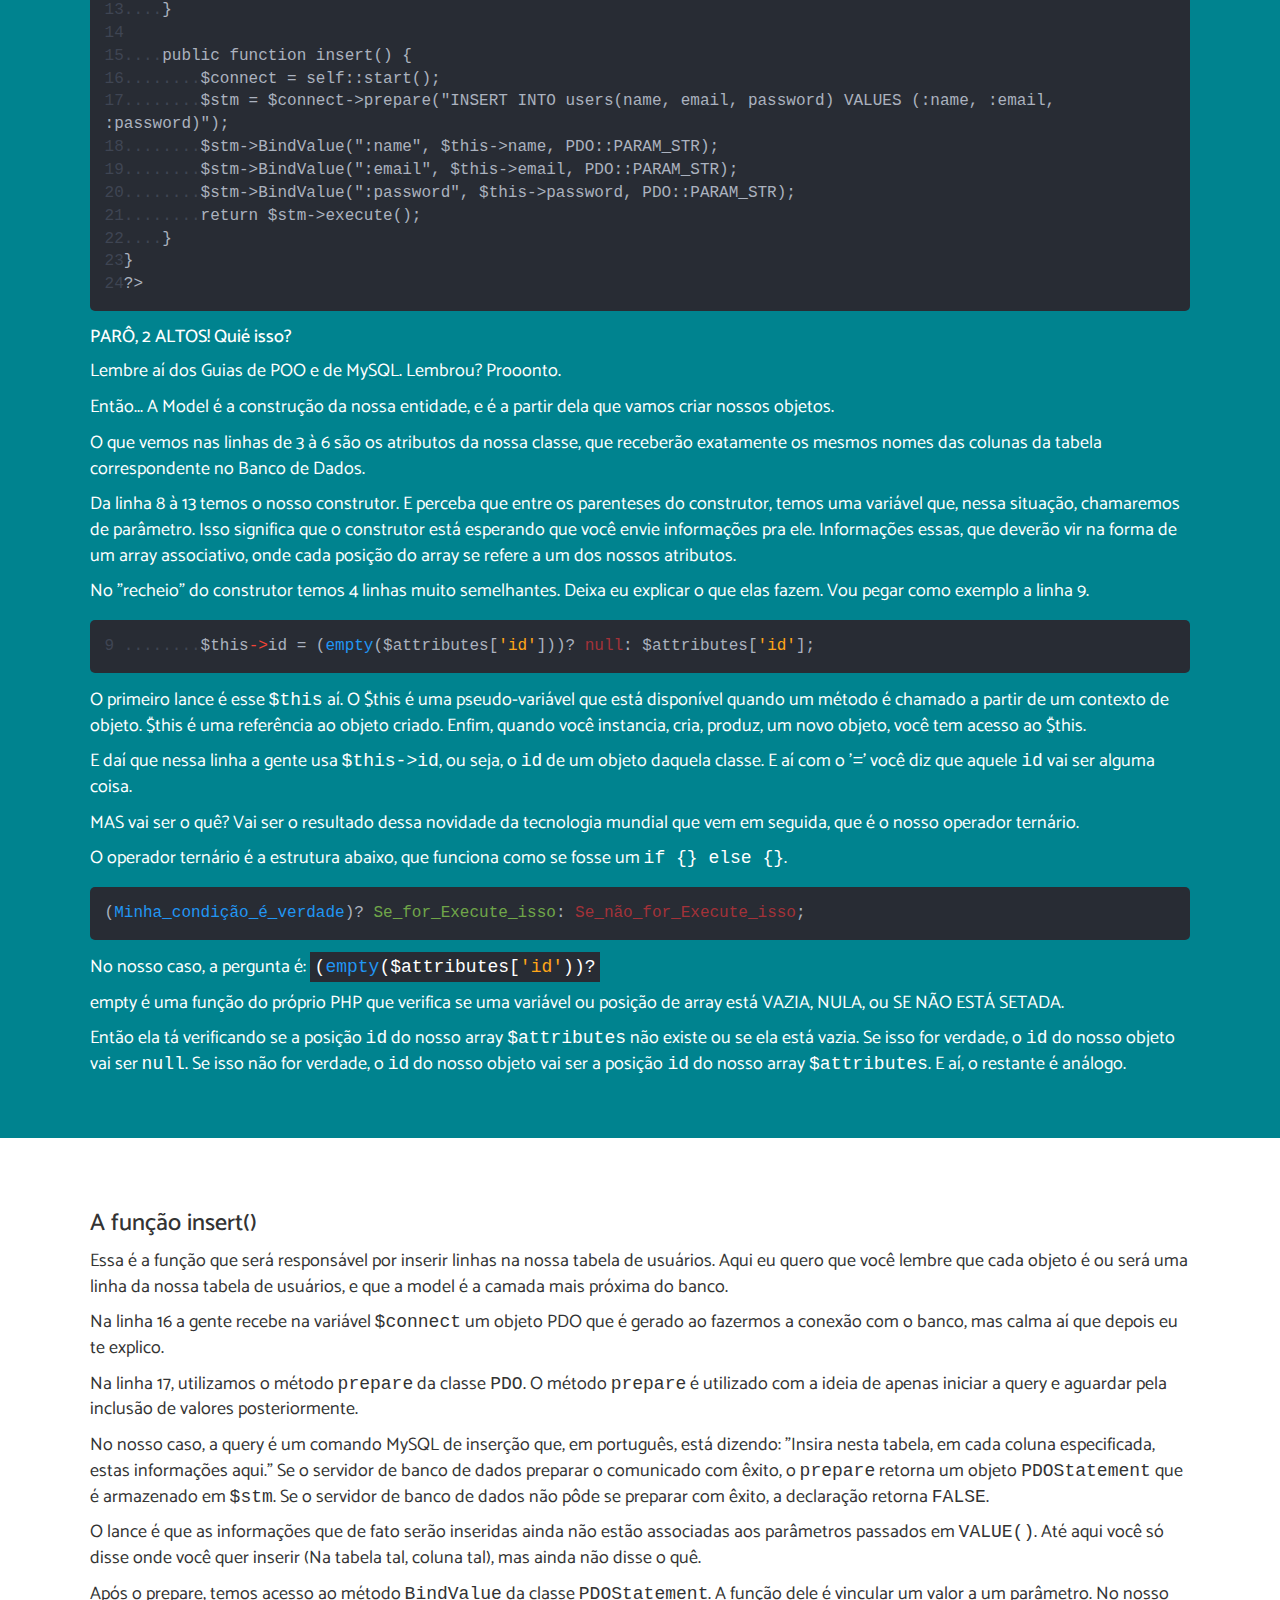
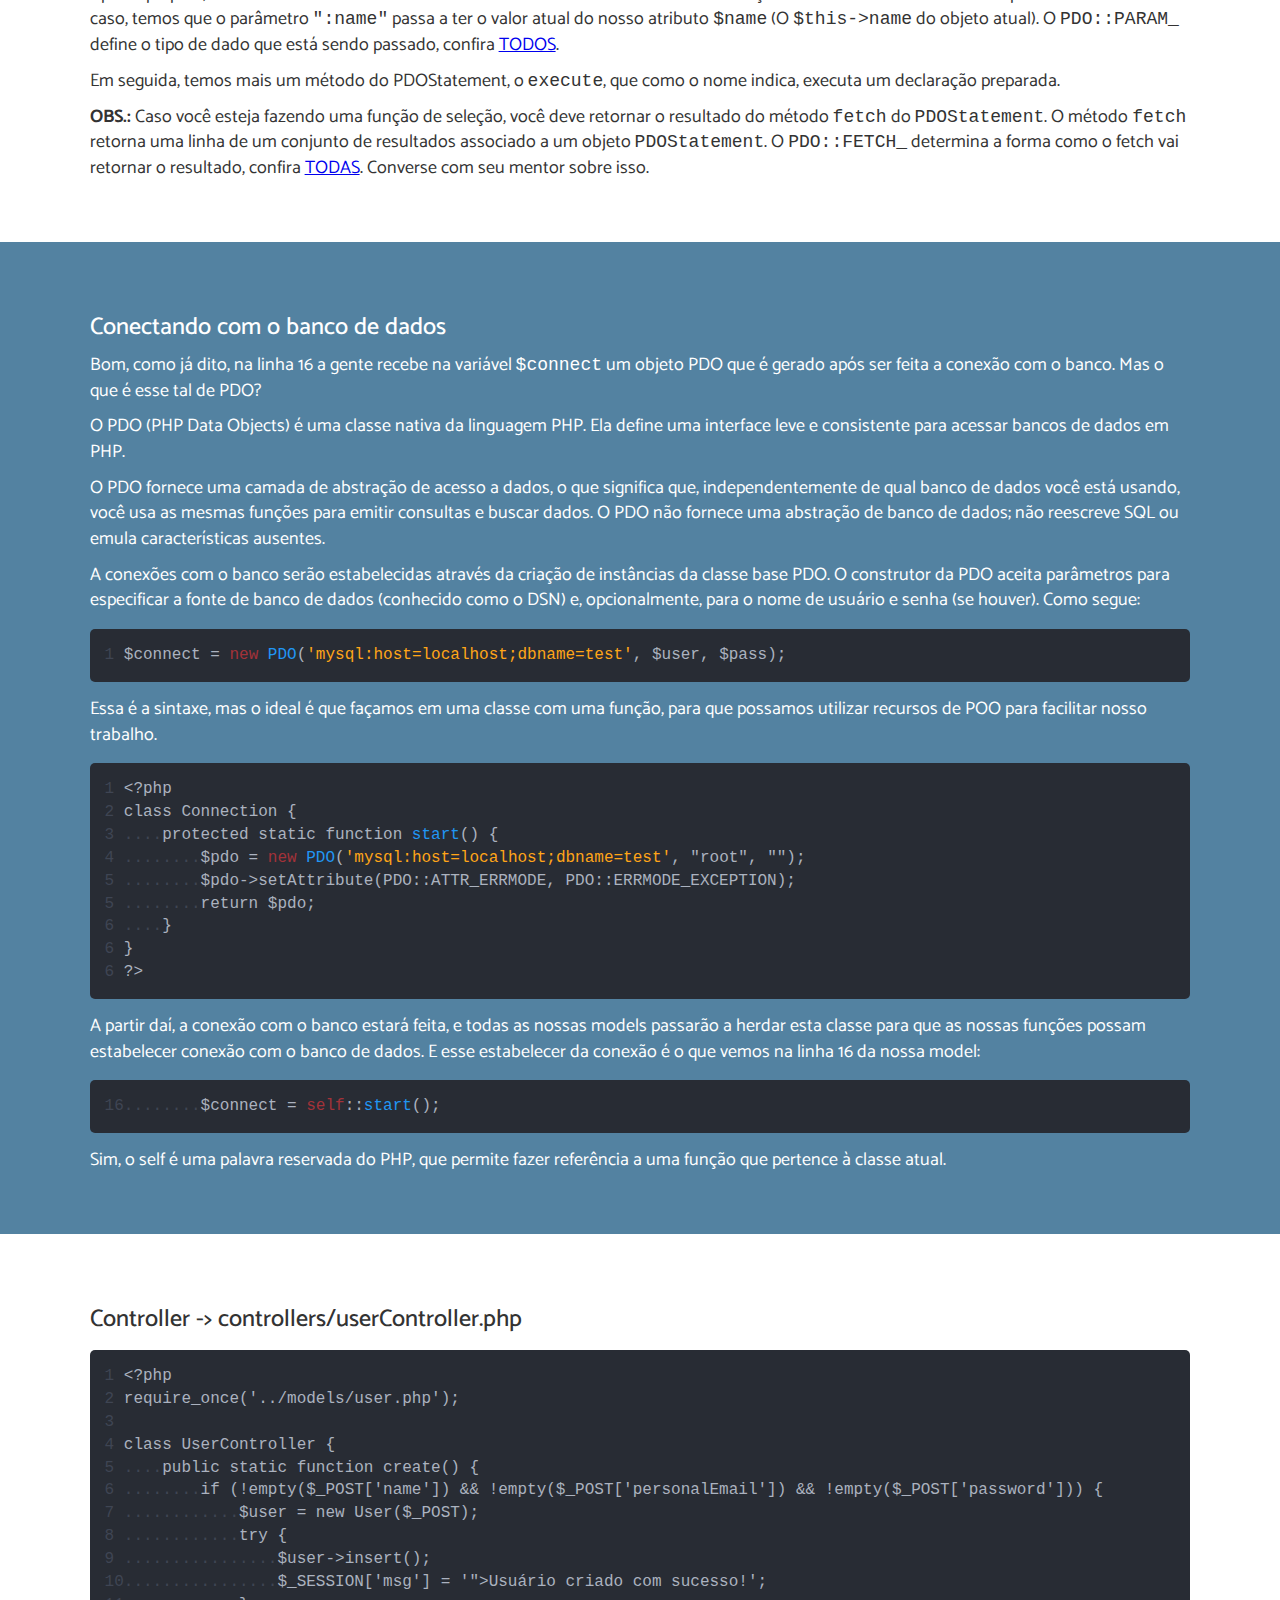
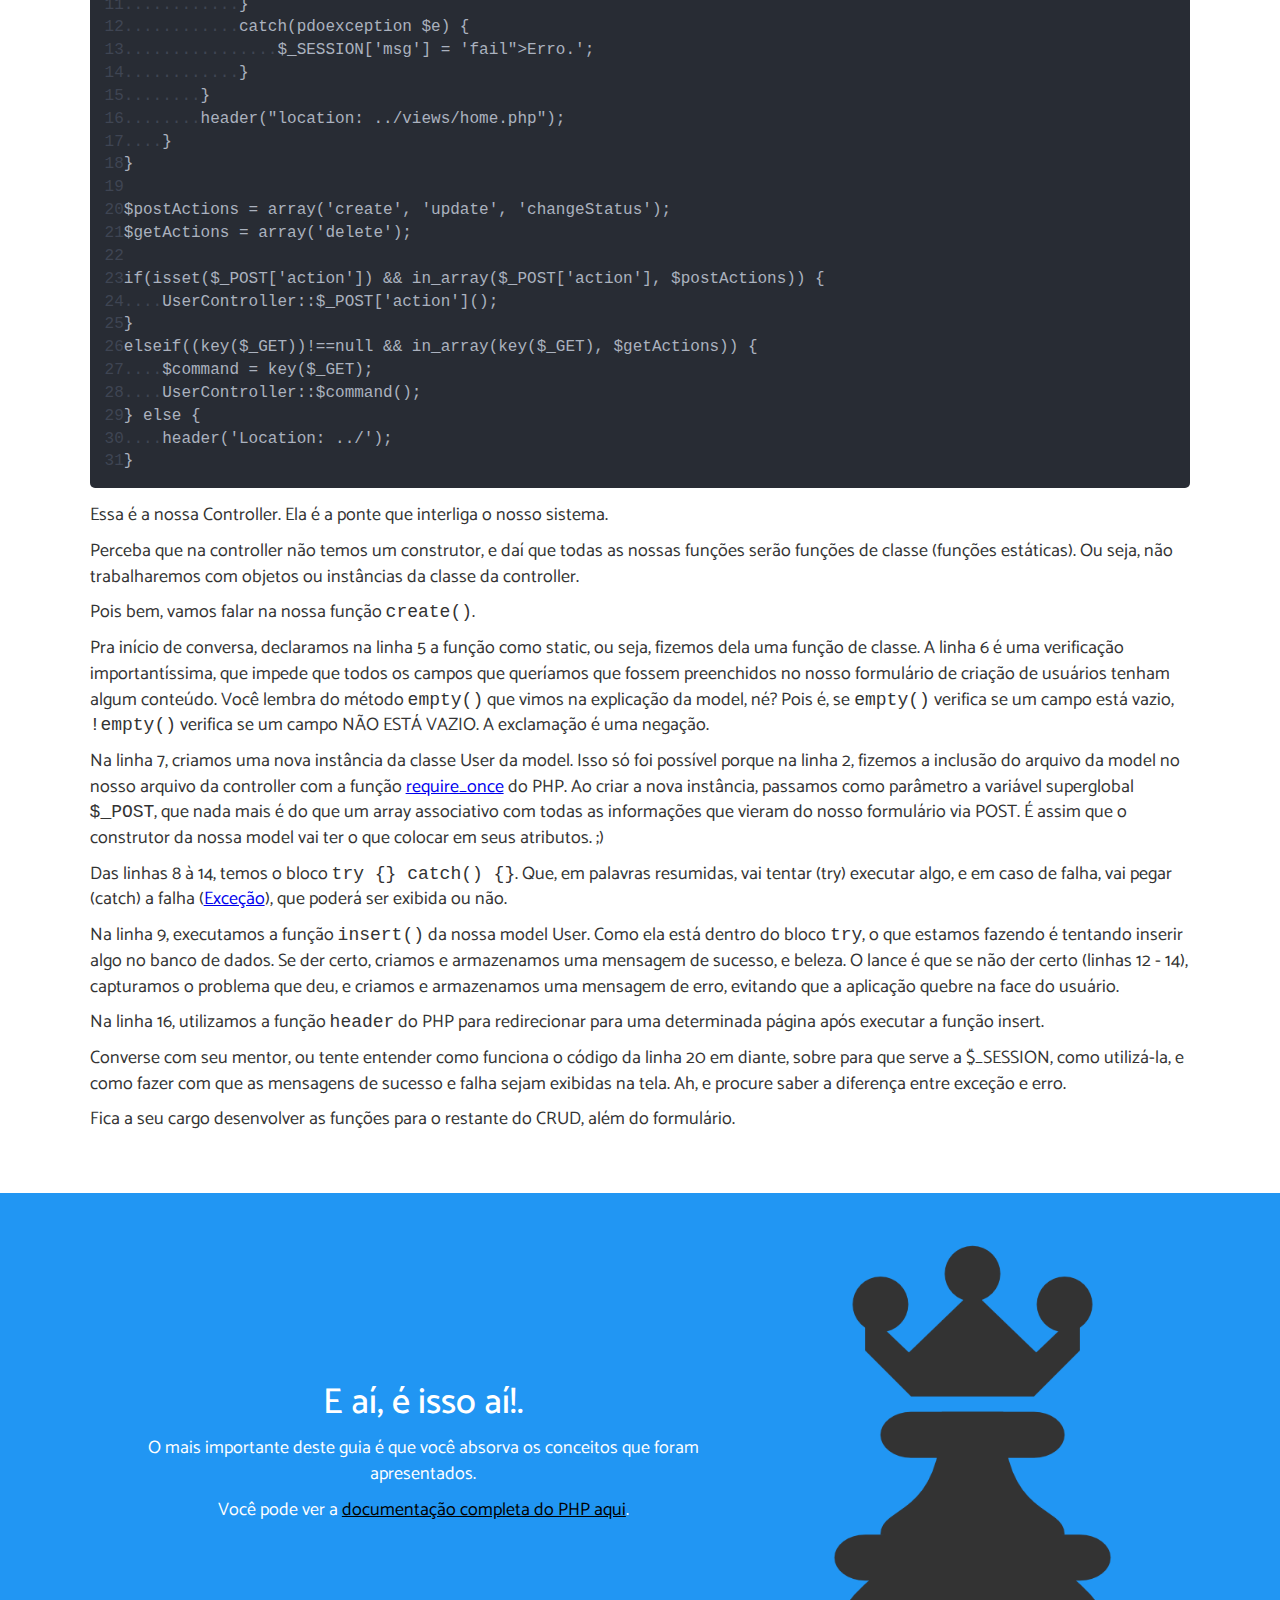
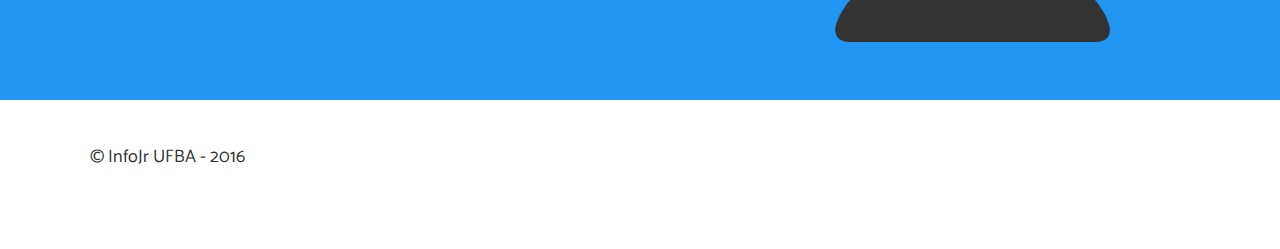
<file: mvc/index.html>
<!DOCTYPE html>
<html>
    <head>
        <meta charset="utf-8">
        <meta name="viewport" content="width=device-width, initial-scale=1">
        <link rel="stylesheet" href="assets/css/manualTrainee.css">
        <link rel="icon" type="image/ico" href="../assets/img/infojr-ico.ico">
        <title>Guias - MVC</title>
    </head>
    <body>
        <section class="center full">
            <div class="image">
                <img src="assets/img/mvc.svg" alt="" />
                <h1>A software architectural pattern</h1>
            </div>
        </section>
        <section class="dark-blue">
            <div class="text">
                <h1>WTF?</h1>
                <p>
                    Começando do começo, o MVC é um padrão de arquitetura de software. Ele define com o software será estruturado, não somente quanto à organização de pastas, e arquivos, mas também como cada parte deve agir e que função desempenha cada componente do software.
                    O padrão MVC atende perfeitamente às necessidades da POO, pois provê, de forma simples, a comunicação entre camadas.
                </p>
                <h3>Sim, mas MVC...</h3>
                <p>
                    MVC significa <b>MODEL, VIEW, CONTROLLER</b> (modelo, visão, controlador). Cada palavra dessa representa uma camada do seu software, e cada camada executa uma função específica dentro da aplicação.
                </p>
            </div>
            <div class="image">
                <img class="reduces" src="assets/img/ironman.svg" alt="" />
            </div>
        </section>
        <section>
            <div>
                <h3>VIEW</h3>
                <p>
                    A view é a camada de apresentação (exibição). As views serão responsáveis por mostrar conteúdo ao usuário, e é com elas que ele irá interagir. Então, no nosso caso, já que o que o usuário vai ver são as nossas páginas HTML, elas serão as nossas views.
                </p>
                <h3>CONTROLLER</h3>
                <p>
                    A controller é a camada de negócios; as regras de negócio são definidas principalmente nos controladores e nos relacionamentos entre as tabelas do banco de dados, assim como as validações de formulários, logins, redirecionamentos, etc. As controllers, ora essa, controlam a aplicação, e costumamos dizer que elas funcionam como uma ponte entre a view e a model.
                </p>
                <h3>MODEL</h3>
                <p>
                    A model é a camada que vai interagir com o Banco de Dados. É nela que vamos aplicar o conhecimento que obtivemos no <a href="https://infojrufba.github.io/g/crud/">guia de CRUD</a>. Na model a gente vai lançar as inserções, requisições, atualizações, deleções, desde as declarações mais básicas até as declarações mais complexas, usando PHP & MySQL.
                </p>
                <p>
                    Você lembra da definição de modelo que demos lá no <a href="https://infojrufba.github.io/g/poo">guia de POO?</a> Pois é. Os nossos modelos serão naquele esquema.
                </p>
            </div>
        </section>
        <section class="green">
            <h1>Então...</h1>
            <p>
                Para facilitar o desenvolvimento e a manutenção dos nossos projetos, vamos segmentar nosso MVC em pastas, como segue:
            </p>
            <div class="code-block">
                <code>.</code>
                <code>├── assets</code>
                <code>│<span>...</span>├── css</code>
                <code>│<span>...</span>├── img</code>
                <code>│<span>...</span>└── js</code>
                <code style="color: #E97046">├── controllers</code>
                <code>├── helpers</code>
                <code style="color: #E97046">├── models</code>
                <code>├── vendor</code>
                <code style="color: #E97046">└── views</code>
            </div>
            <h3>PERAÊ... Tem pasta demais aí.</h3>
            <p>
                É que aí tem a estrutura de pastas de todo um projeto, e não utilizamos somente o que o MVC pede. Cada pasta extra tem uma função complementar à estrutura do MVC.
            </p>
            <ul>
                <li>assets: Toda a estilização do projeto (css e js) e os arquivos de imagem.</li>
                <li>helpers: São arquivos que auxiliam as controllers em funcionalidades mais gerais do que específicas, como: tradutores</li>
                <li>vendor: Todo e qualquer código externo (que não foi desenvolvido pela equipe do projeto).</li>
            </ul>
        </section>
        <section>
            <h1>Mãos à obra!</h1>
            <p>
                Vamos construir aqui uma model, uma controller e uma view para inserir usuários na tabela users num banco de dados. Preste atenção em tudo. Explicaremos a maioria das coisas, mas qualquer dúvida, não se acanhe em perguntar a seu mentor ou outro Infobrother.
            </p>
        </section>
        <section class="dark-blue">
            <h3>Model -> models/user.php</h3>
            <div class="code-block">
                <code><span> 1</span> &lt?php </code>
                <code><span> 2</span> class User extends Connection {</code>
                <code><span> 3 ....</span>private $id;</code>
                <code><span> 4 ....</span>private $name;</code>
                <code><span> 5 ....</span>private $email;</code>
                <code><span> 6 ....</span>private $password;</code>
                <code><span> 7</span></code>
                <code><span>8 ....</span>function __construct($attributes) {</code>
                <code><span>9 ........</span>$this->id = (empty($attributes['id']))? null: $attributes['id'];</code>
                <code><span>10........</span>$this->name = (empty($attributes['name']))? null: $attributes['name'];</code>
                <code><span>11........</span>$this->email = (empty($attributes['email']))? null: $attributes['email'];</code>
                <code><span>12........</span>$this->password = (empty($attributes['password']))? null: $attributes['password'];</code>
                <code><span>13....</span>}</code>
                <code><span>14</span></code>
                <code><span>15....</span>public function insert() {</code>
                <code><span>16........</span>$connect = self::start();</code>
                <code><span>17........</span>$stm = $connect->prepare("INSERT INTO users(name, email, password) VALUES (:name, :email, :password)");</code>
                <code><span>18........</span>$stm->BindValue(":name", $this->name, PDO::PARAM_STR);</code>
                <code><span>19........</span>$stm->BindValue(":email", $this->email, PDO::PARAM_STR);</code>
                <code><span>20........</span>$stm->BindValue(":password", $this->password, PDO::PARAM_STR);</code>
                <code><span>21........</span>return $stm->execute();</code>
                <code><span>22....</span>}</code>
                <code><span>23</span>}</code>
                <code><span>24</span>?&gt </code>
            </div>
            <h4>PARÔ, 2 ALTOS! Quié isso?</h4>
            <p>
                Lembre aí dos Guias de POO e de MySQL. Lembrou? Prooonto.
            </p>
            <p>
                Então... A Model é a construção da nossa entidade, e é a partir dela que vamos criar nossos objetos.
            </p>
            <p>
                O que vemos nas linhas de 3 à 6 são os atributos da nossa classe, que receberão exatamente os mesmos nomes das colunas da tabela correspondente no Banco de Dados.
            </p>
            <p>
                Da linha 8 à 13 temos o nosso construtor. E perceba que entre os parenteses do construtor, temos uma variável que, nessa situação, chamaremos de parâmetro. Isso significa que o construtor está esperando que você envie informações pra ele. Informações essas, que deverão vir na forma de um array associativo, onde cada posição do array se refere a um dos nossos atributos.
            </p>
            <p>
                No "recheio" do construtor temos 4 linhas muito semelhantes. Deixa eu explicar o que elas fazem. Vou pegar como exemplo a linha 9.
            </p>
            <div class="code-block">
                <code><span>9 ........</span>$this<span style="color: #F44336">-></span>id = (<span style="color: #2196F3">empty</span>($attributes[<span style="color: #FFA518">'id'</span>]))? <span style="color: #A33239">null</span>: $attributes[<span style="color: #FFA518">'id'</span>];</code>
            </div>
            <p>
                O primeiro lance é esse <code>$this</code> aí. O $this é uma pseudo-variável que está disponível quando um método é chamado a partir de um contexto de objeto. $this é uma referência ao objeto criado. Enfim, quando você instancia, cria, produz, um novo objeto, você tem acesso ao $this.
            </p>
            <p>
                E daí que nessa linha a gente usa <code>$this->id</code>, ou seja, o <code>id</code> de um objeto daquela classe. E aí com o '<code>=</code>' você diz que aquele <code>id</code> vai ser alguma coisa.
            </p>
            <p>
                MAS vai ser o quê? Vai ser o resultado dessa novidade da tecnologia mundial que vem em seguida, que é o nosso operador ternário.
            </p>
            <p>
                O operador ternário é a estrutura abaixo, que funciona como se fosse um <code>if {} else {}</code>.
            </p>
            <div class="code-block">
                <code>
                    (<span style="color: #2196F3">Minha_condição_é_verdade</span>)? <span style="color: #70A649">Se_for_Execute_isso</span>: <span style="color: #A33239">Se_não_for_Execute_isso</span>;
                </code>
            </div>
            <p>
                No nosso caso, a pergunta é: <code style="background-color: #282c34; padding: 5px;">(<span style="color: #2196F3">empty</span>($attributes[<span style="color: #FFA518">'id'</span>))?</code>
            </p>
            <p>
                empty é uma função do próprio PHP que verifica se uma variável ou posição de array está VAZIA, NULA, ou SE NÃO ESTÁ SETADA.
            </p>
            <p>
                Então ela tá verificando se a posição <code>id</code> do nosso array <code>$attributes</code> não existe ou se ela está vazia. Se isso for verdade, o <code>id</code> do nosso objeto vai ser <code>null</code>. Se isso não for verdade, o <code>id</code> do nosso objeto vai ser a posição <code>id</code> do nosso array <code>$attributes</code>. E aí, o restante é análogo.
            </p>
        </section>
        <section>
            <h3>A função insert()</h3>
            <p>
                Essa é a função que será responsável por inserir linhas na nossa tabela de usuários. Aqui eu quero que você lembre que cada objeto é ou será uma linha da nossa tabela de usuários, e que a model é a camada mais próxima do banco.
            </p>
            <p>
                Na linha 16 a gente recebe na variável <code>$connect</code> um objeto PDO que é gerado ao fazermos a conexão com o banco, mas calma aí que depois eu te explico.
            </p>
            <p>
                Na linha 17, utilizamos o método <code>prepare</code> da classe <code>PDO</code>. O método <code>prepare</code> é utilizado com a ideia de apenas iniciar a query e aguardar pela inclusão de valores posteriormente.
            </p>
            <p>
                No nosso caso, a query é um comando MySQL de inserção que, em português, está dizendo: "Insira nesta tabela, em cada coluna especificada, estas informações aqui." Se o servidor de banco de dados preparar o comunicado com êxito, o <code>prepare</code> retorna um objeto <code>PDOStatement</code> que é armazenado em <code>$stm</code>. Se o servidor de banco de dados não pôde se preparar com êxito, a declaração retorna <code>FALSE</code>.
            </p>
            <p>
                O lance é que as informações que de fato serão inseridas ainda não estão associadas aos parâmetros passados em <code>VALUE()</code>. Até aqui você só disse onde você quer inserir (Na tabela tal, coluna tal), mas ainda não disse o quê.
            </p>
            <p>
                Após o prepare, temos acesso ao método <code>BindValue</code> da classe <code>PDOStatement</code>. A função dele é vincular um valor a um parâmetro. No nosso caso, temos que o parâmetro <code>":name"</code> passa a ter o valor atual do nosso atributo <code>$name</code> (O <code>$this->name</code> do objeto atual). O <code>PDO::PARAM_</code> define o tipo de dado que está sendo passado, confira <a href="http://php.net/manual/pt_BR/pdo.constants.php" target="_blank">TODOS</a>.
            </p>
            <p>
                Em seguida, temos mais um método do PDOStatement, o <code>execute</code>, que como o nome indica, executa um declaração preparada.
            </p>
            <p>
                <b>OBS.: </b>
                Caso você esteja fazendo uma função de seleção, você deve retornar o resultado do método <code>fetch</code> do <code>PDOStatement</code>. O método <code>fetch</code> retorna uma linha de um conjunto de resultados associado a um objeto <code>PDOStatement</code>. O <code>PDO::FETCH_</code> determina a forma como o fetch vai retornar o resultado, confira <a href="http://php.net/manual/pt_BR/pdostatement.fetch.php" target="_blank">TODAS</a>. Converse com seu mentor sobre isso.
            </p>
        </section>
        <section class="mysql-blue">
            <h3>Conectando com o banco de dados</h3>
            <p>
                Bom, como já dito, na linha 16 a gente recebe na variável <code>$connect</code> um objeto PDO que é gerado após ser feita a conexão com o banco. Mas o que é esse tal de PDO?
            </p>
            <p>
                O PDO (PHP Data Objects) é uma classe nativa da linguagem PHP. Ela define uma interface leve e consistente para acessar bancos de dados em PHP.
            </p>
            <p>
                O PDO fornece uma camada de abstração de acesso a dados, o que significa que, independentemente de qual banco de dados você está usando, você usa as mesmas funções para emitir consultas e buscar dados. O PDO não fornece uma abstração de banco de dados; não reescreve SQL ou emula características ausentes.
            </p>
            <p>
                A conexões com o banco serão estabelecidas através da criação de instâncias da classe base PDO. O construtor da PDO aceita parâmetros para especificar a fonte de banco de dados (conhecido como o DSN) e, opcionalmente, para o nome de usuário e senha (se houver). Como segue:
            </p>
            <div class="code-block">
                <code><span>1 </span>$connect = <span style="color: #A33239">new</span> <span style="color: #2196F3">PDO</span>(<span style="color: #FFA518">'mysql:host=localhost;dbname=test'</span>, $user, $pass);</code>
            </div>
            <p>
                Essa é a sintaxe, mas o ideal é que façamos em uma classe com uma função, para que possamos utilizar recursos de POO para facilitar nosso trabalho.
            </p>
            <div class="code-block">
                <code><span> 1</span> &lt?php </code>
                <code><span> 2</span> class Connection {</code>
                <code><span> 3 ....</span>protected static function <span style="color: #2196F3">start</span>() {</code>
                <code><span> 4 ........</span>$pdo = <span style="color: #A33239">new</span> <span style="color: #2196F3">PDO</span>(<span style="color: #FFA518">'mysql:host=localhost;dbname=test'</span>, "root", "");</code>
                <code><span> 5 ........</span>$pdo->setAttribute(PDO::ATTR_ERRMODE, PDO::ERRMODE_EXCEPTION);</code>
                <code><span> 5 ........</span>return $pdo;</code>
                <code><span> 6 ....</span>}</code>
                <code><span> 6 </span>}</code>
                <code><span> 6 </span>?&gt</code>
            </div>
            <p>
                A partir daí, a conexão com o banco estará feita, e todas as nossas models passarão a herdar esta classe para que as nossas funções possam estabelecer conexão com o banco de dados. E esse estabelecer da conexão é o que vemos na linha 16 da nossa model:
            </p>
            <div class="code-block">
                <code><span>16........</span>$connect = <span style="color: #A33239">self</span>::<span style="color: #2196F3">start</span>();</code>
            </div>
            <p>
                Sim, o self é uma palavra reservada do PHP, que permite fazer referência a uma função que pertence à classe atual.
            </p>
        </section>
        <section>
            <h3>Controller -> controllers/userController.php</h3>
            <div class="code-block">
                <code><span>1 </span>&lt?php </code>
                <code><span>2 </span>require_once('../models/user.php');</code>
                <code><span>3 </span></code>
                <code><span>4 </span>class UserController {</code>
                <code><span><span>5 </span>....</span>public static function create() {</code>
                <code><span>6 ........</span>if (!empty($_POST['name']) && !empty($_POST['personalEmail']) && !empty($_POST['password'])) {</code>
                <code><span>7 ............</span>$user = new User($_POST);</code>
                <code><span>8 ............</span>try {</code>
                <code><span>9 ................</span>$user->insert();</code>
                <code><span>10................</span>$_SESSION['msg'] = '">Usuário criado com sucesso!';</code>
                <code><span>11............</span>}</code>
                <code><span>12............</span>catch(pdoexception $e) {</code>
                <code><span>13................</span>$_SESSION['msg'] = 'fail">Erro.';</code>
                <code><span>14............</span>}</code>
                <code><span>15........</span>}</code>
                <code><span>16........</span>header("location: ../views/home.php");</code>
                <code><span>17....</span>}</code>
                <code><span>18</span>}</code>
                <code><span>19</span></code>
                <code><span>20</span>$postActions = array('create', 'update', 'changeStatus');</code>
                <code><span>21</span>$getActions = array('delete');</code>
                <code><span>22</span></code>
                <code><span>23</span>if(isset($_POST['action']) && in_array($_POST['action'], $postActions)) {</code>
                <code><span>24....</span>UserController::$_POST['action']();</code>
                <code><span>25</span>}</code>
                <code><span>26</span>elseif((key($_GET))!==null && in_array(key($_GET), $getActions)) {</code>
                <code><span>27....</span>$command = key($_GET);</code>
                <code><span>28....</span>UserController::$command();</code>
                <code><span>29</span>} else {</code>
                <code><span>30....</span>header('Location: ../');</code>
                <code><span>31</span>}</code>
            </div>
            <p>
                Essa é a nossa Controller. Ela é a ponte que interliga o nosso sistema.
            </p>
            <p>
                Perceba que na controller não temos um construtor, e daí que todas as nossas funções serão funções de classe (funções estáticas). Ou seja, não trabalharemos com objetos ou instâncias da classe da controller.
            </p>
            <p>
                Pois bem, vamos falar na nossa função <code>create()</code>.
            </p>
            <p>
                Pra início de conversa, declaramos na linha 5 a função como static, ou seja, fizemos dela uma função de classe. A linha 6 é uma verificação importantíssima, que impede que todos os campos que queríamos que fossem preenchidos no nosso formulário de criação de usuários tenham algum conteúdo. Você lembra do método <code>empty()</code> que vimos na explicação da model, né? Pois é, se <code>empty()</code> verifica se um campo está vazio, <code>!empty()</code> verifica se um campo NÃO ESTÁ VAZIO. A exclamação é uma negação.
            </p>
            <p>
                Na linha 7, criamos uma nova instância da classe User da model. Isso só foi possível porque na linha 2, fizemos a inclusão do arquivo da model no nosso arquivo da controller com a função <a href="http://php.net/manual/pt_BR/function.include.php" target="_blank">require_once</a> do PHP. Ao criar a nova instância, passamos como parâmetro a variável superglobal <code>$_POST</code>, que nada mais é do que um array associativo com todas as informações que vieram do nosso formulário via POST. É assim que o construtor da nossa model vai ter o que colocar em seus atributos. ;)
            </p>
            <p>
                Das linhas 8 à 14, temos o bloco <code>try {} catch() {}</code>. Que, em palavras resumidas, vai tentar (try) executar algo, e em caso de falha, vai pegar (catch) a falha (<a href="http://php.net/manual/pt_BR/language.exceptions.php" target="_blank">Exceção</a>), que poderá ser exibida ou não.
            </p>
            <p>
                Na linha 9, executamos a função <code>insert()</code> da nossa model User. Como ela está dentro do bloco <code>try</code>, o que estamos fazendo é tentando inserir algo no banco de dados. Se der certo, criamos e armazenamos uma mensagem de sucesso, e beleza. O lance é que se não der certo (linhas 12 - 14), capturamos o problema que deu, e criamos e armazenamos uma mensagem de erro, evitando que a aplicação quebre na face do usuário.
            </p>
            <p>
                Na linha 16, utilizamos a função <code>header</code> do PHP para redirecionar para uma determinada página após executar a função insert.
            </p>
            <p>
                Converse com seu mentor, ou tente entender como funciona o código da linha 20 em diante, sobre para que serve a $_SESSION, como utilizá-la, e como fazer com que as mensagens de sucesso e falha sejam exibidas na tela. Ah, e procure saber a diferença entre exceção e erro.
            </p>
            <p>
                Fica a seu cargo desenvolver as funções para o restante do CRUD, além do formulário.
            </p>
        </section>
        <section class="blue center">
            <div class="text">
                <h1>
                    E aí, é isso aí!.
                </h1>
                <p>
                    O mais importante deste guia é que você absorva os conceitos que foram apresentados.
                </p>
                <p>
                    Você pode ver a <a style="color:#000" href="http://php.net/" target="_blank">documentação completa do PHP aqui</a>.
                </p>
            </div>
            <div class="image">
                <img src="assets/img/queen.png" alt="" />
            </div>
        </section>
        <footer>
            <p>
                © InfoJr UFBA - 2016
            </p>
        </footer>
    </body>
</html>
</file>
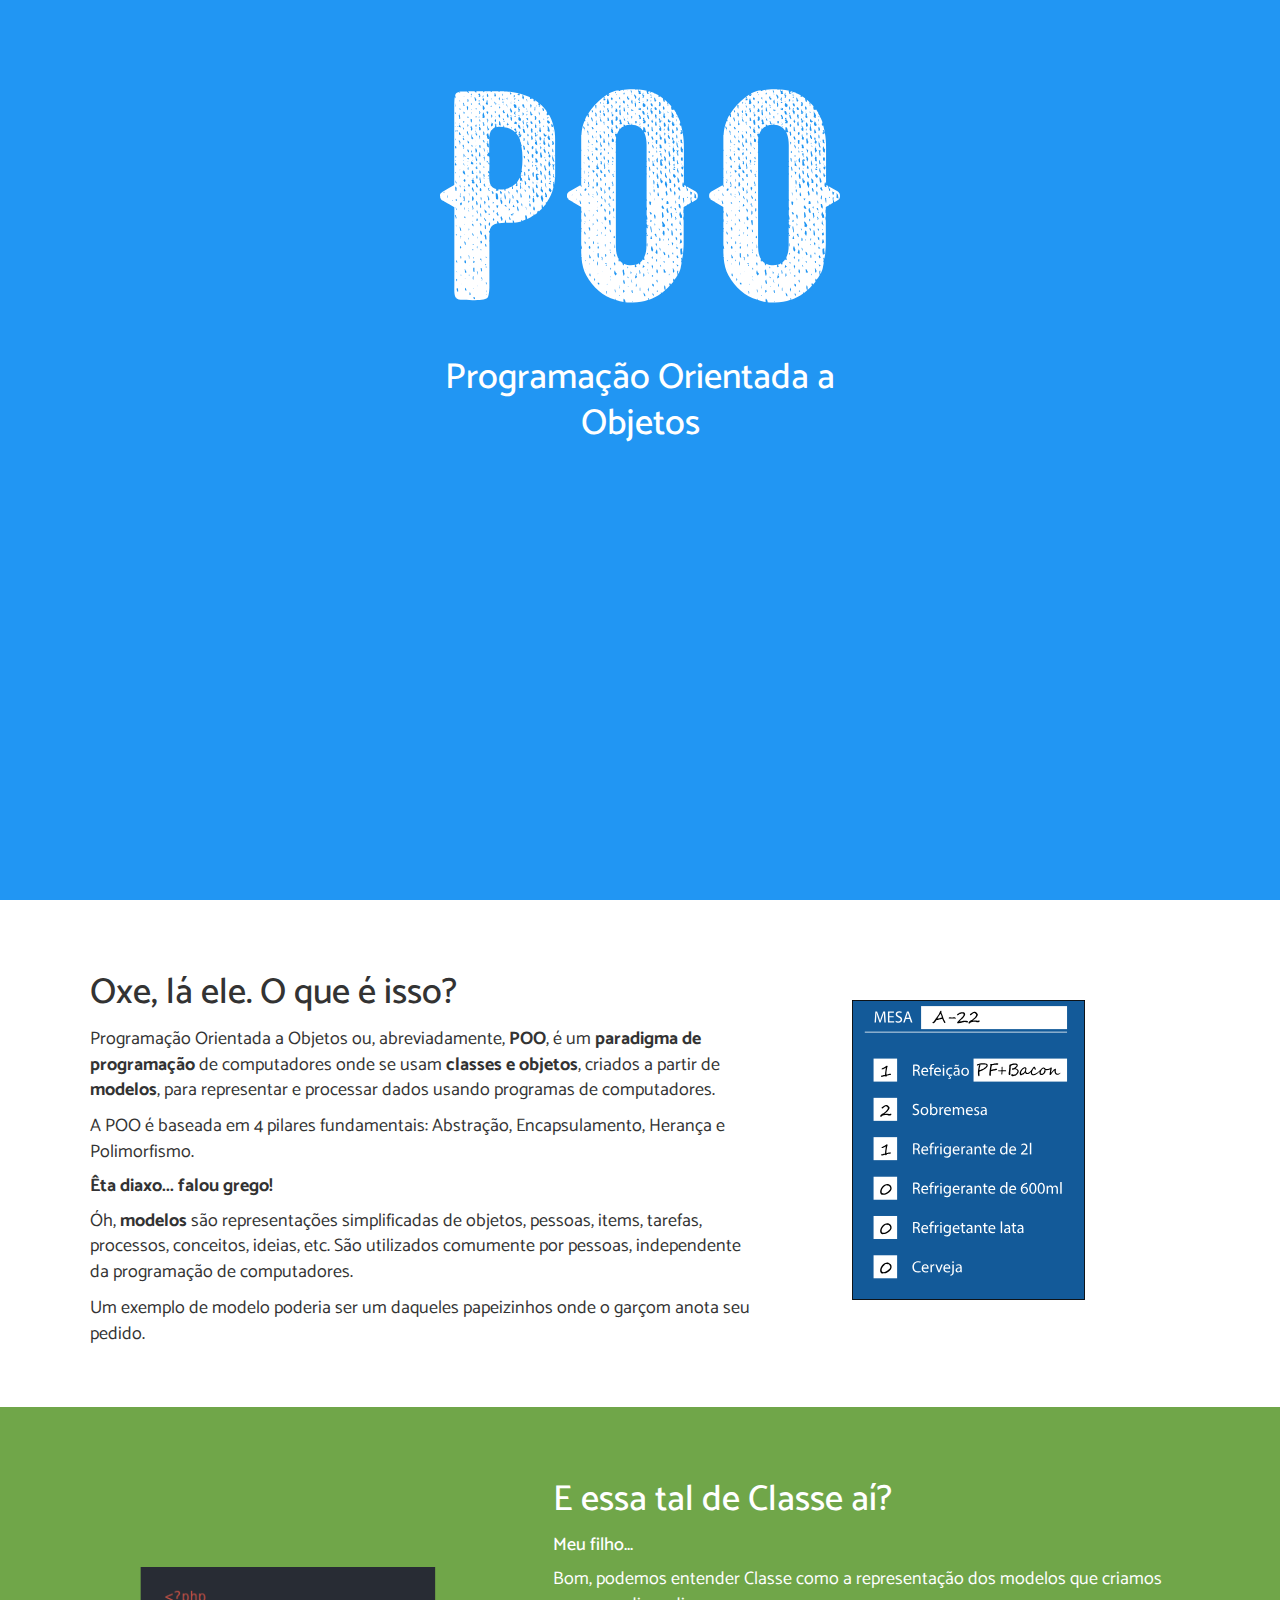
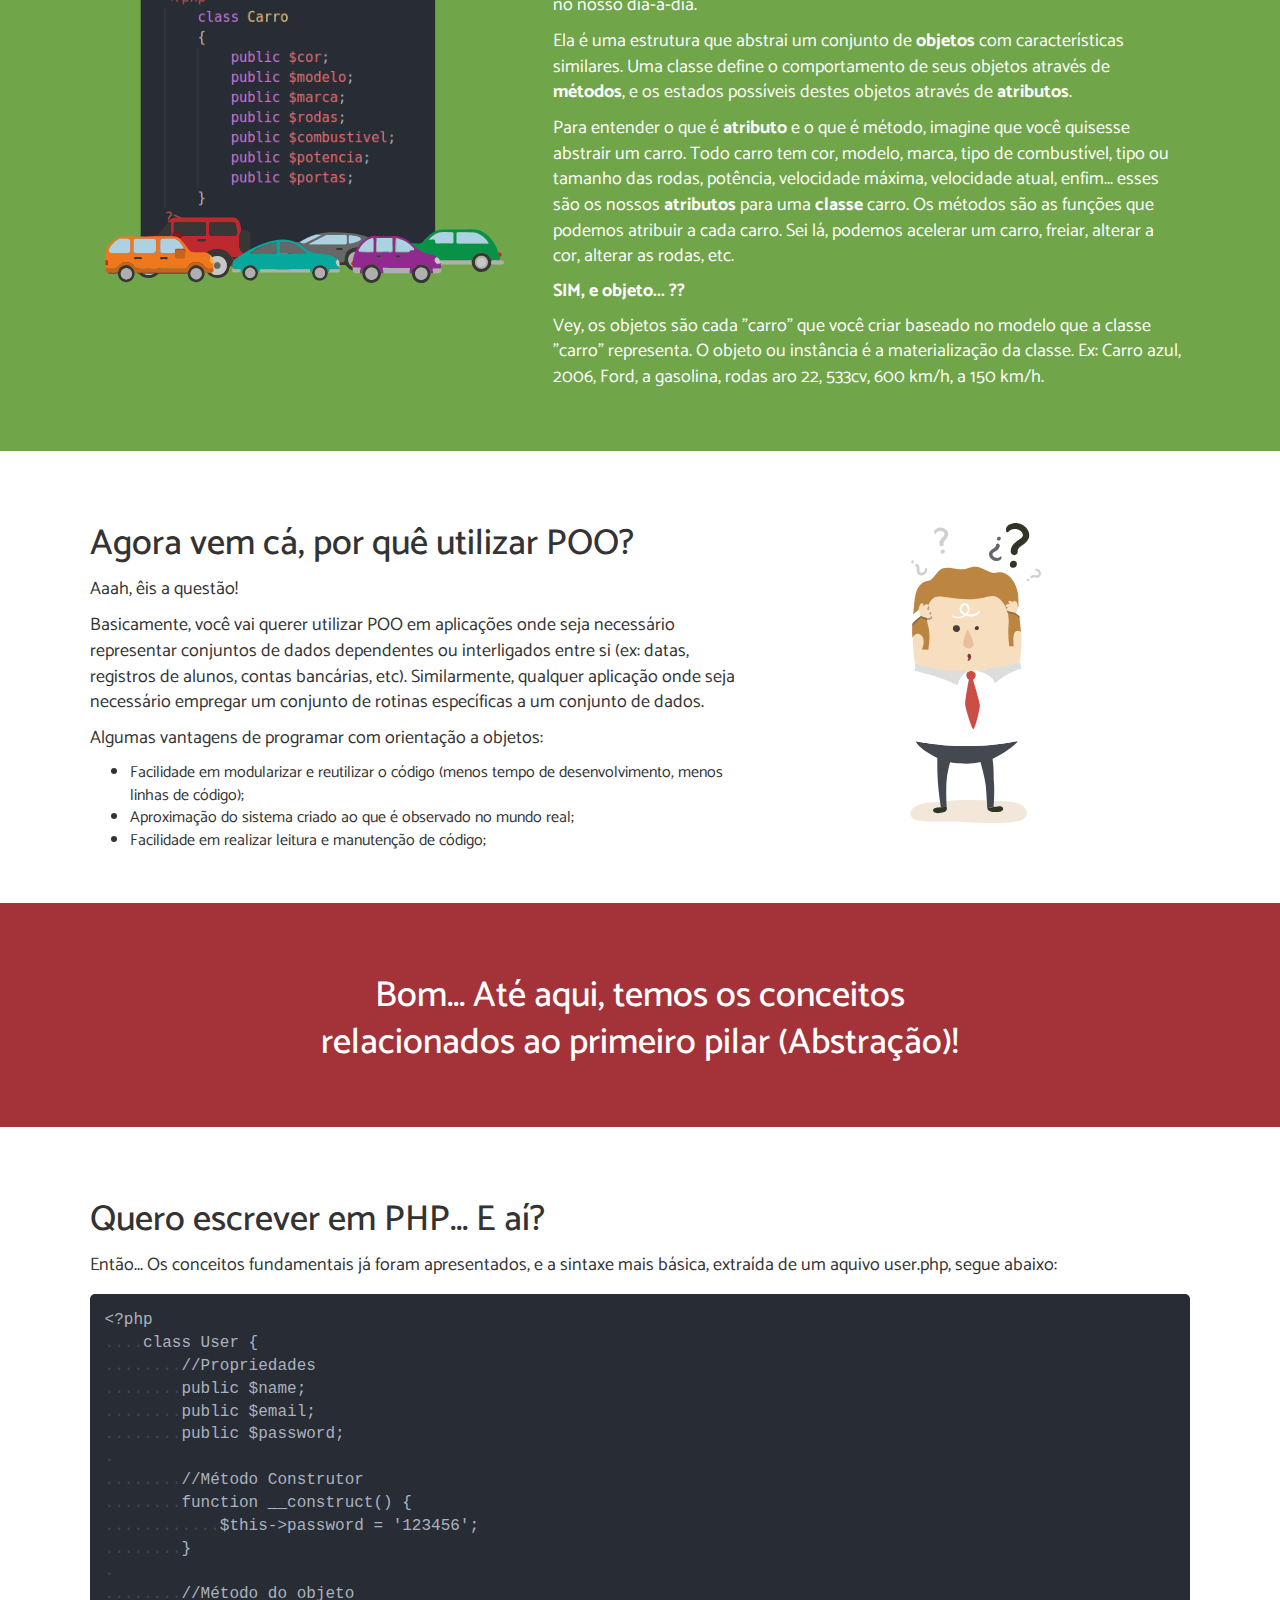
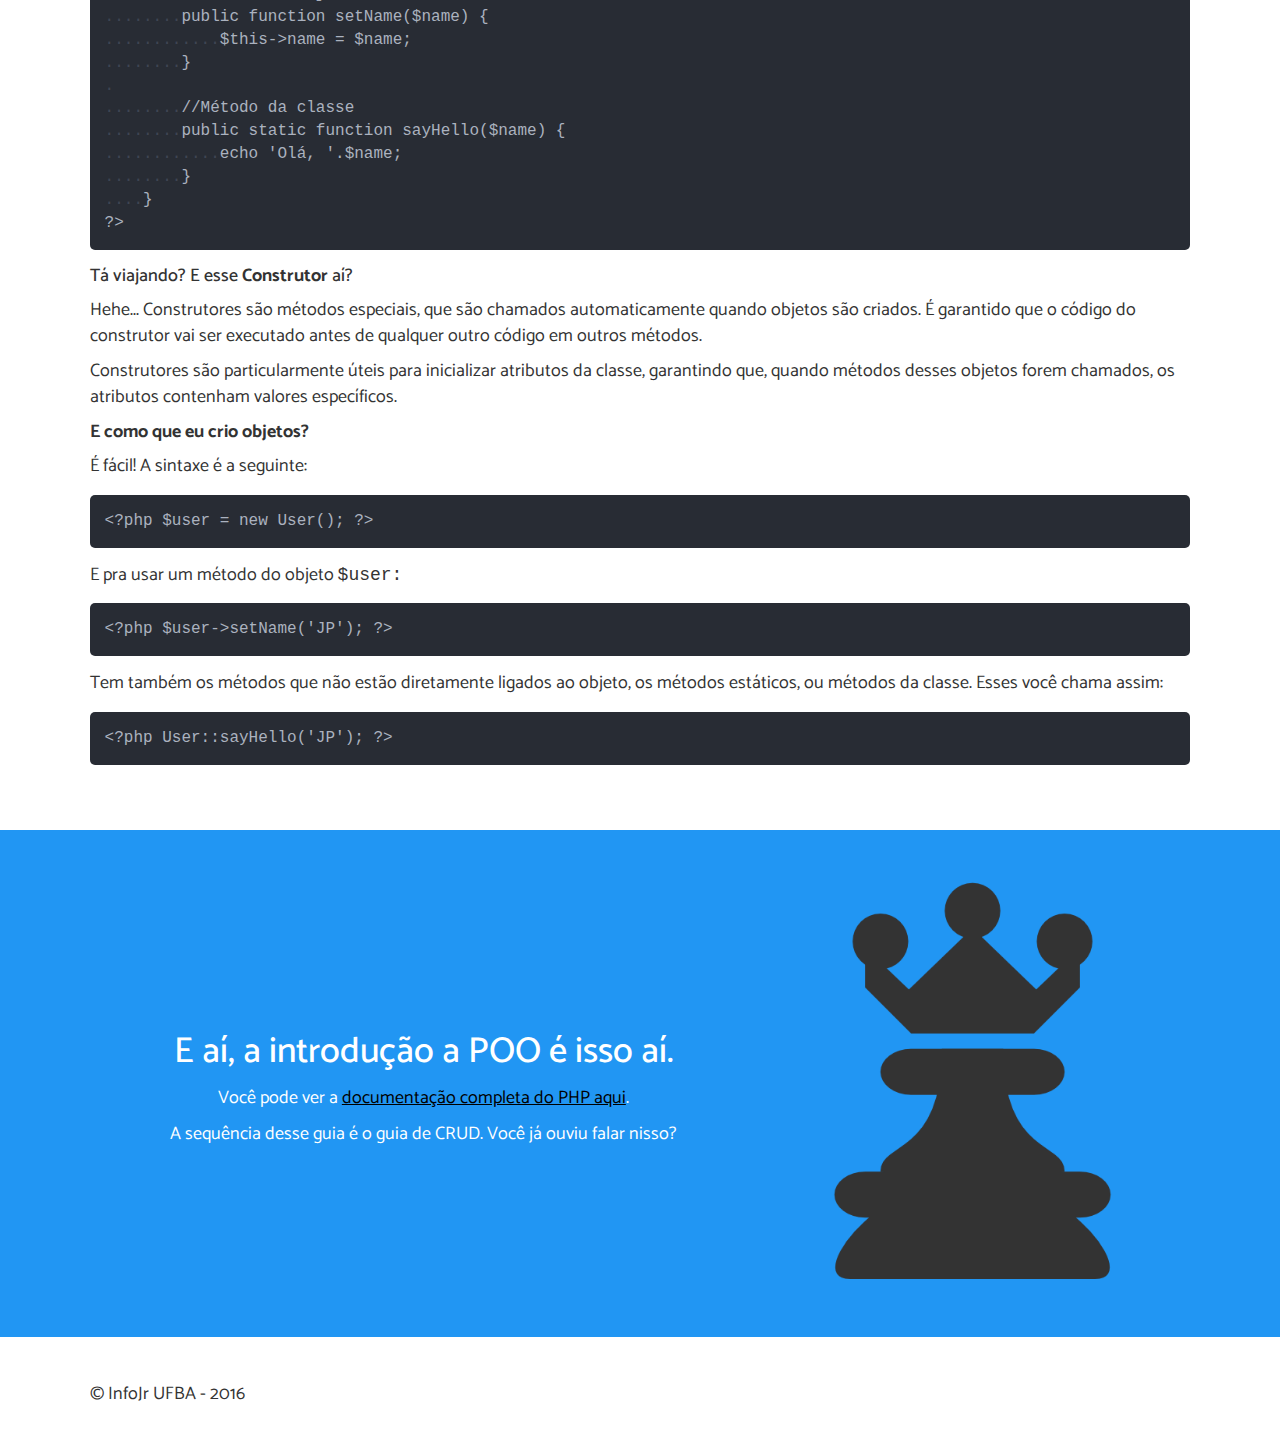
<file: poo/index.html>
<!DOCTYPE html>
<html>
    <head>
        <meta charset="utf-8">
        <link rel="stylesheet" href="assets/css/manualTrainee.css">
        <link rel="icon" type="image/png" href="assets/img/infojr-ico.svg">
        <title>Guias - POO</title>
    </head>
    <body>
        <section class="blue center full">
            <div class="image">
                <img src="assets/img/poo.svg" alt="" />
                <h1>Programação Orientada a Objetos</h1>
            </div>
        </section>
        <section class="">
            <div class="text">
                <h1>Oxe, lá ele. O que é isso?</h1>
                <p>
                    Programação Orientada a Objetos ou, abreviadamente, <b>POO</b>, é um <b>paradigma de programação</b> de computadores onde se usam <b>classes e objetos</b>, criados a partir de <b>modelos</b>, para representar e processar dados usando programas de computadores.
                </p>
                <p>
                    A POO é baseada em 4 pilares fundamentais: Abstração, Encapsulamento, Herança e Polimorfismo.
                </p>
                <h4>
                    <b>Êta diaxo... falou grego!</b>
                </h4>
                <p>
                    Óh, <b>modelos</b> são representações simplificadas de objetos, pessoas, items, tarefas, processos, conceitos, ideias, etc. São utilizados comumente por pessoas, independente da programação de computadores.
                </p>
                <p>
                    Um exemplo de modelo poderia ser um daqueles papeizinhos onde o garçom anota seu pedido.
                </p>
            </div>
            <div class="image">
                <img class="reduces" src="assets/img/modelo.svg" alt="" />
            </div>
        </section>
        <section class="green">
            <div class="image">
                <img class="" src="assets/img/cars.svg" alt="" />
            </div>
            <div class="text-right">
                <h1>E essa tal de Classe aí?</h1>
                <h4>
                    Meu filho...
                </h4>
                <p>
                    Bom, podemos entender Classe como a representação dos modelos que criamos no nosso dia-a-dia.
                </p>
                <p>
                    Ela é uma estrutura que abstrai um conjunto de <b>objetos</b> com características similares. Uma classe define o comportamento de seus objetos através de <b>métodos</b>, e os estados possíveis destes objetos através de <b>atributos</b>.
                </p>
                <p>
                    Para entender o que é <b>atributo</b> e o que é método, imagine que você quisesse abstrair um carro. Todo carro tem cor, modelo, marca, tipo de combustível, tipo ou tamanho das rodas, potência, velocidade máxima, velocidade atual, enfim... esses são os nossos <b>atributos</b> para uma <b>classe</b> carro.
                    Os métodos são as funções que podemos atribuir a cada carro. Sei lá, podemos acelerar um carro, freiar, alterar a cor, alterar as rodas, etc.
                </p>
                <h4><b>SIM, e objeto... ??</b></h4>
                <p>
                    Vey, os objetos são cada "carro" que você criar baseado no modelo que a classe "carro" representa. O objeto ou instância é a materialização da classe.
                    Ex: Carro azul, 2006, Ford, a gasolina, rodas aro 22, 533cv, 600 km/h, a 150 km/h.
                </p>
            </div>
        </section>
        <section>
            <div class="text">
                <h1>
                    Agora vem cá, por quê utilizar POO?
                </h1>
                <p>
                    Aaah, êis a questão!
                </p>
                <p>
                    Basicamente, você vai querer utilizar POO em aplicações onde seja necessário representar conjuntos de dados dependentes ou interligados entre si (ex: datas, registros de alunos, contas bancárias, etc). Similarmente, qualquer aplicação onde seja necessário empregar um conjunto de rotinas específicas a um conjunto de dados.
                </p>
                <p>
                    Algumas vantagens de programar com orientação a objetos:
                </p>
                <ul>
                    <li>Facilidade em modularizar e reutilizar o código (menos tempo de desenvolvimento, menos linhas de código);</li>
                    <li>Aproximação do sistema criado ao que é observado no mundo real;</li>
                    <li>Facilidade em realizar leitura e manutenção de código;</li>
                </ul>
            </div>
            <div class="image">
                <img class="reduces" src="assets/img/confused.svg" alt="" />
            </div>
        </section>
        <section class="wini center">
            <div class="text">
                <h1>Bom... Até aqui, temos os conceitos relacionados ao primeiro pilar (Abstração)!</h1>
            </div>
        </section>
        <section>
            <h1>
                Quero escrever em PHP... E aí?
            </h1>
            <p>
                Então... Os conceitos fundamentais já foram apresentados, e a sintaxe mais básica, extraída de um aquivo user.php, segue abaixo:
            </p>
            <div class="code-block">
                <code>&lt?php</code>
                <code><span>....</span>class User {</code>
                <code><span>........</span>//Propriedades</code>
                <code><span>........</span>public $name;</code>
                <code><span>........</span>public $email;</code>
                <code><span>........</span>public $password;</code>
                <code><span>.</code>
                <code><span>........</span>//Método Construtor</code>
                <code><span>........</span>function __construct() {</code>
                <code><span>............</span>$this->password = '123456';</code>
                <code><span>........</span>}</code>
                <code><span>.</code>
                <code><span>........</span>//Método do objeto</code>
                <code><span>........</span>public function setName($name) {</code>
                <code><span>............</span>$this->name = $name;</code>
                <code><span>........</span>}</code>
                <code><span>.</code>
                <code><span>........</span>//Método da classe</code>
                <code><span>........</span>public static function sayHello($name) {</code>
                <code><span>............</span>echo 'Olá, '.$name;</code>
                <code><span>........</span>}</code>
                <code><span>....</span>}</code>
                <code>?&gt</code>
            </div>
            <h4>Tá viajando? E esse <b>Construtor</b> aí?</h4>
            <p>
                Hehe... Construtores são métodos especiais, que são chamados automaticamente quando objetos são criados. É garantido que o código do construtor vai ser executado antes de qualquer outro código em outros métodos.
            </p>
            <p>
                Construtores são particularmente úteis para inicializar atributos da classe, garantindo que, quando métodos desses objetos forem chamados, os atributos contenham valores específicos.
            </p>
            <h4><b>E como que eu crio objetos?</b></h4>
            <p>
                É fácil! A sintaxe é a seguinte:
            </p>
            <div class="code-block">
                <code>&lt?php $user = new User(); ?></code>
            </div>
            <p>
                E pra usar um método do objeto <code>$user:</code>
            </p>
            <div class="code-block">
                <code>&lt?php $user->setName('JP'); ?></code>
            </div>
            <p>
                Tem também os métodos que não estão diretamente ligados ao objeto, os métodos estáticos, ou métodos da classe. Esses você chama assim:
            </p>
            <div class="code-block">
                <code>&lt?php User::sayHello('JP'); ?></code>
            </div>
        </section>
        <section class="blue center">
            <div class="text">
                <h1>
                    E aí, a introdução a POO é isso aí.
                </h1>
                <p>
                    Você pode ver a <a style="color:#000" href="https://php.net" target="_blank">documentação completa do PHP aqui</a>.
                </p>
                <p>
                    A sequência desse guia é o guia de CRUD. Você já ouviu falar nisso?
                </p>
            </div>
            <div class="image">
                <img src="assets/img/queen.png" alt="" />
            </div>
        </section>
        <footer>
            <p>
                © InfoJr UFBA - 2016
            </p>
        </footer>
    </body>
</html>
</file>
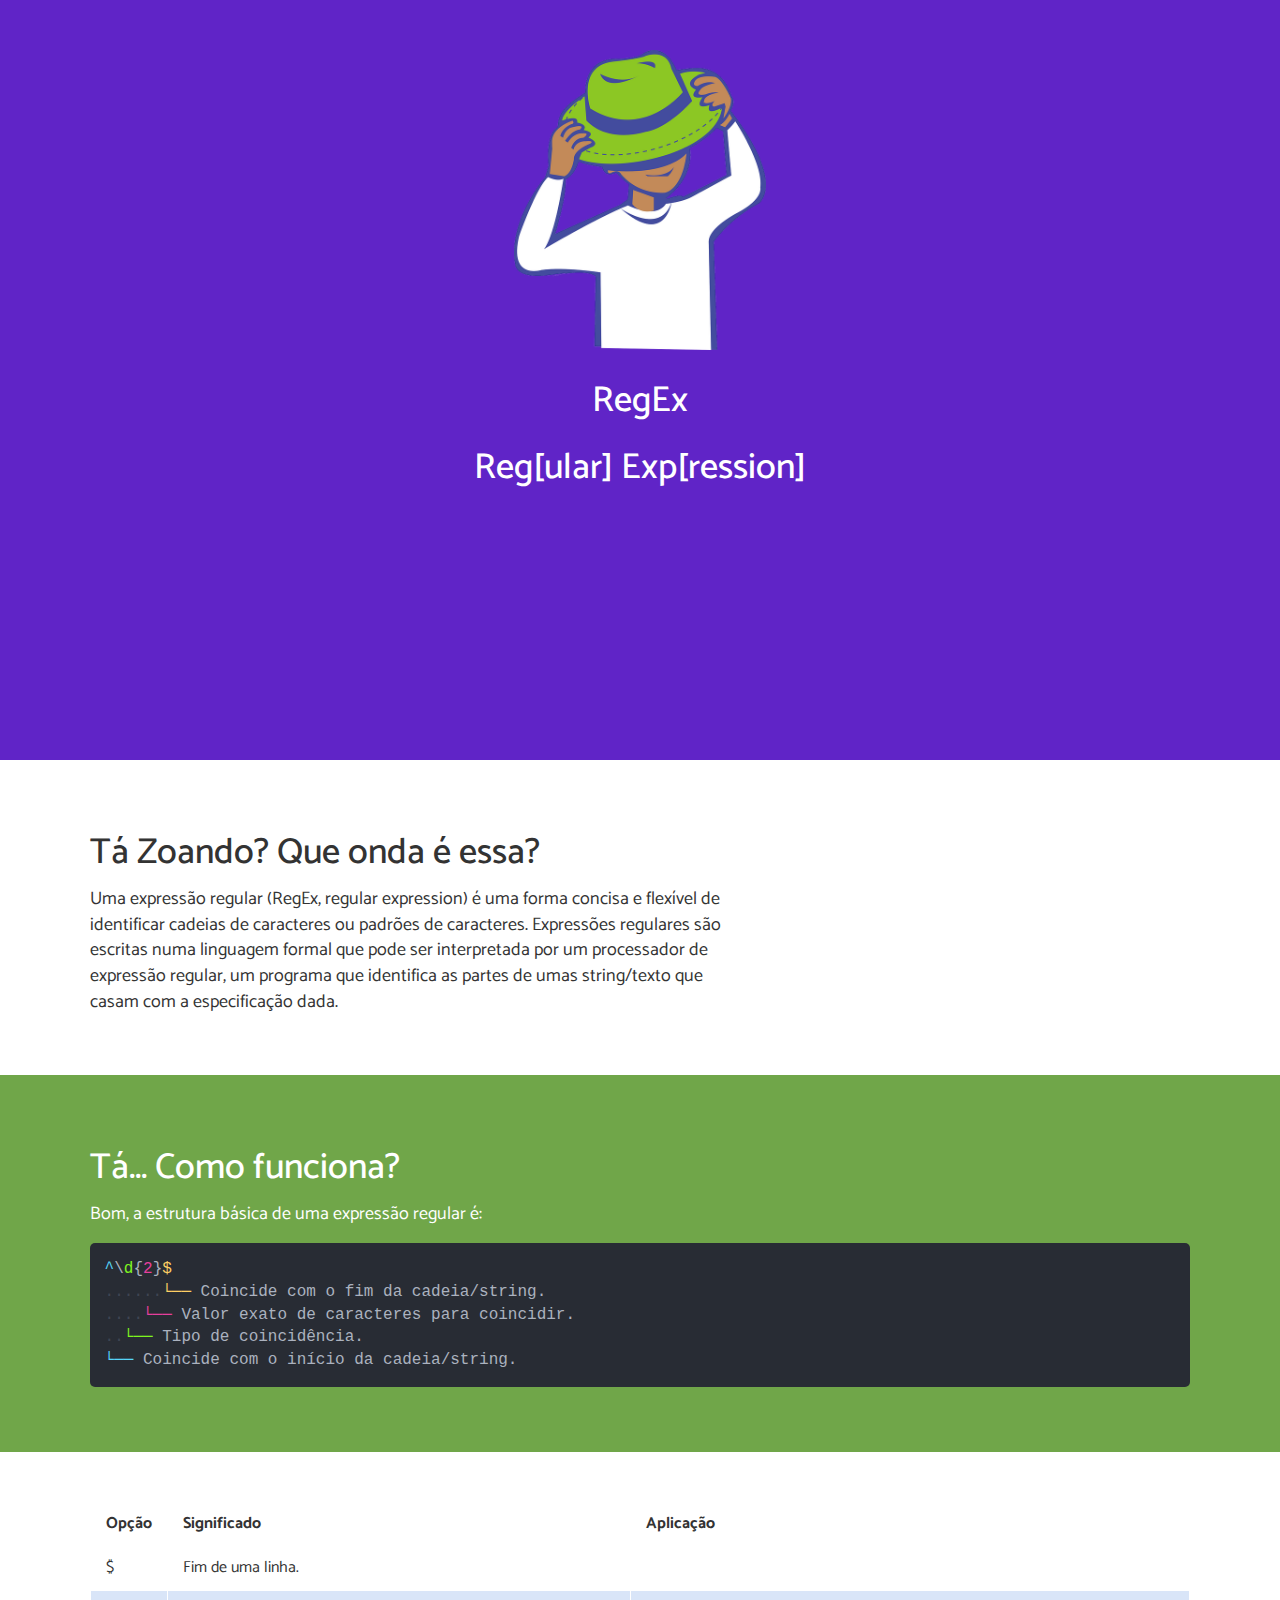
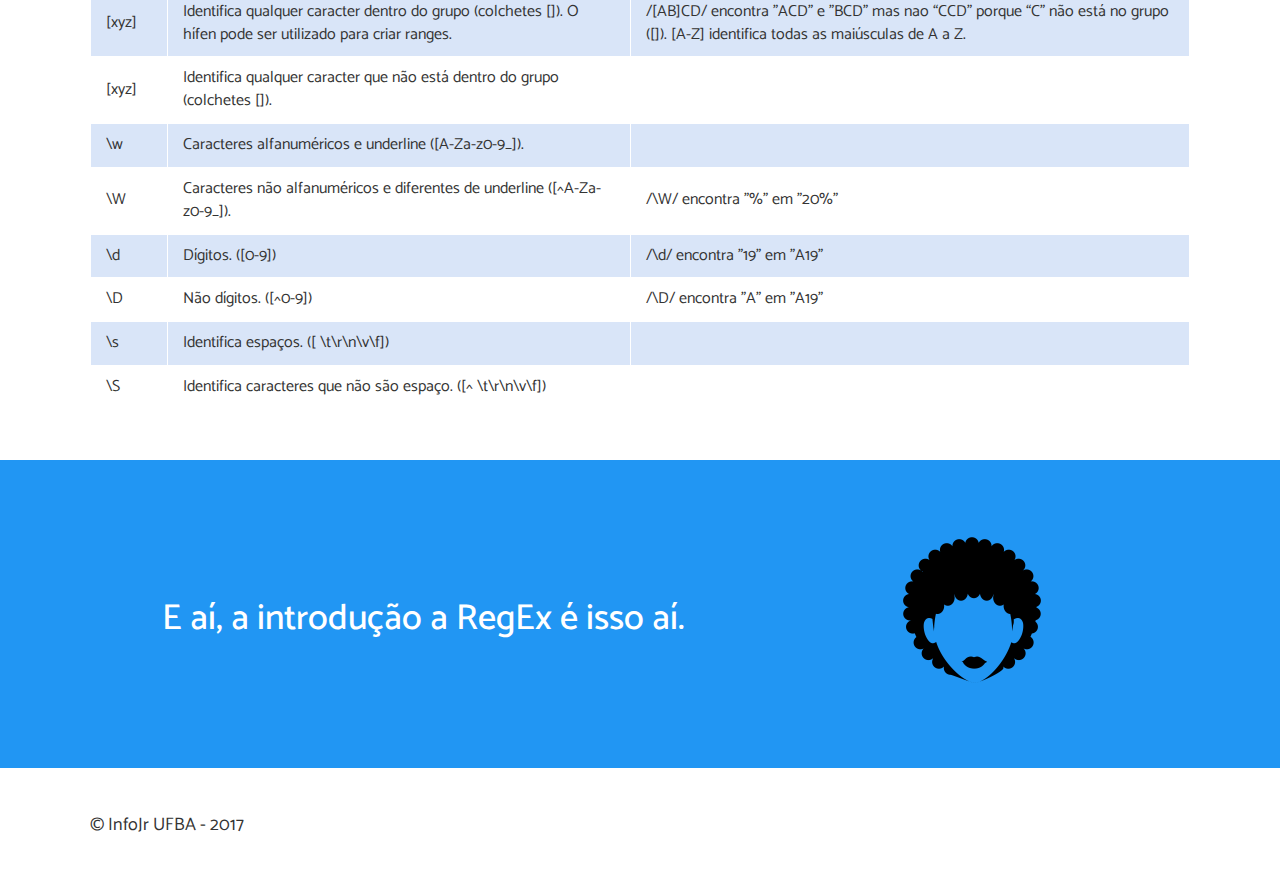
<file: regex/index.html>
<!DOCTYPE html>
<html>
  <head>
      <meta charset="utf-8">
      <meta name="viewport" content="width=device-width, initial-scale=1">
      <link rel="stylesheet" href="../assets/css/manualTrainee.css">
      <link rel="icon" type="image/png" href="../assets/img/infojr-ico.svg">
      <title>Guias - RegEx</title>
  </head>
  <body>
    <section class="deed-purple center full">
      <div class="image">
        <img src="../assets/img/clothes.png" alt="" class="reduces" />
        <h1>RegEx</h1>
        <h1>Reg[ular] Exp[ression]</h1>
      </div>
    </section>
    <section>
      <div class="text">
        <h1>Tá Zoando? Que onda é essa?</h1>
        <p>
          Uma expressão regular (RegEx, regular expression) é uma forma concisa e flexível de identificar cadeias de caracteres ou padrões de caracteres. Expressões regulares são escritas numa linguagem formal que pode ser interpretada por um processador de expressão regular, um programa que identifica as partes de umas string/texto que casam com a especificação dada.
        </p>
      </div>
    </section>
    <section class="green">
      <h1>Tá... Como funciona?</h1>
      <p>
        Bom, a estrutura básica de uma expressão regular é:
      </p>
      <div class="code-block">
        <code><span style="color: #57d5f8">^</span>\<span style="color: #7ef51f">d</span>{<span style="color:  #e63f9d">2</span>}<span style="color: #fed064">$</span></code>
        <code><span>......</span><span style="color: #fed064">└── </span>Coincide com o fim da cadeia/string.</code>
        <code><span>....</span><span style="color: #e63f9d">└── </span>Valor exato de caracteres para coincidir.</code>
        <code><span>..</span><span style="color: #7ef51f">└──</span> Tipo de coincidência.</code>
        <code><span></span><span style="color: #57d5f8">└──</span> Coincide com o início da cadeia/string.</code>
      </div>
    </section>
    <section class="text">
      <table>
        <thead>
          <tr>
            <td><b>Opção</b></td>
            <td><b>Significado</b></td>
            <td><b>Aplicação</b></td>
          </tr>
        </thead>
        <tbody>
          <tr>
            <td>$</td><td>Fim de uma linha.</td><td></td>
          </tr>
          <tr>
            <td>
              [xyz]
            </td>
            <td>
              Identifica qualquer caracter dentro do grupo (colchetes []). O hífen pode ser utilizado para criar ranges.
            </td>
            <td>
              /[AB]CD/ encontra "ACD" e "BCD" mas nao “CCD" porque “C” não está no grupo ([]).
              [A-Z] identifica todas as maiúsculas de A a Z.
            </td>
          </tr>
          <tr>
            <td>
              [xyz]
            </td>
            <td>
              Identifica qualquer caracter que não está dentro do grupo (colchetes []).
            </td>
            <td>
            </td>
          </tr>
          <tr>
            <td>\w</td><td>Caracteres alfanuméricos e underline ([A-Za-z0-9_]).</td><td></td>
          </tr>
          <tr>
            <td>\W</td>
            <td>Caracteres não alfanuméricos e diferentes de underline ([^A-Za-z0-9_]).</td>
            <td>/\W/ encontra "%" em "20%" </td>
          </tr>
          <tr>
            <td>
              \d
            </td>
            <td>
              Dígitos. ([0-9])
            </td>
            <td>
              /\d/ encontra "19" em "A19"
            </td>
          </tr>
          <tr>
            <td>
              \D
            </td>
            <td>
              Não dígitos. ([^0-9])
            </td>
            <td>
              /\D/ encontra "A" em "A19"
            </td>
          </tr>
          <tr>
            <td>
              \s
            </td>
            <td>
              Identifica espaços. ([ \t\r\n\v\f])
            </td>
            <td>

            </td>
          </tr>
          <tr>
            <td>
              \S
            </td>
            <td>
              Identifica caracteres que não são espaço. ([^ \t\r\n\v\f])
            </td>
            <td>
            </td>
          </tr>
        </tbody>
      </table>
    </section>
    <section class="blue center">
        <div class="text">
            <h1>
                E aí, a introdução a RegEx é isso aí.
            </h1>
        </div>
        <div class="image">
            <img src="../assets/img/wm.png" alt="Silhueta de rosto de mulher" />
        </div>
    </section>
    <footer>
        <p>
            © InfoJr UFBA - 2017
        </p>
    </footer>
  </body>
</html>
</file>
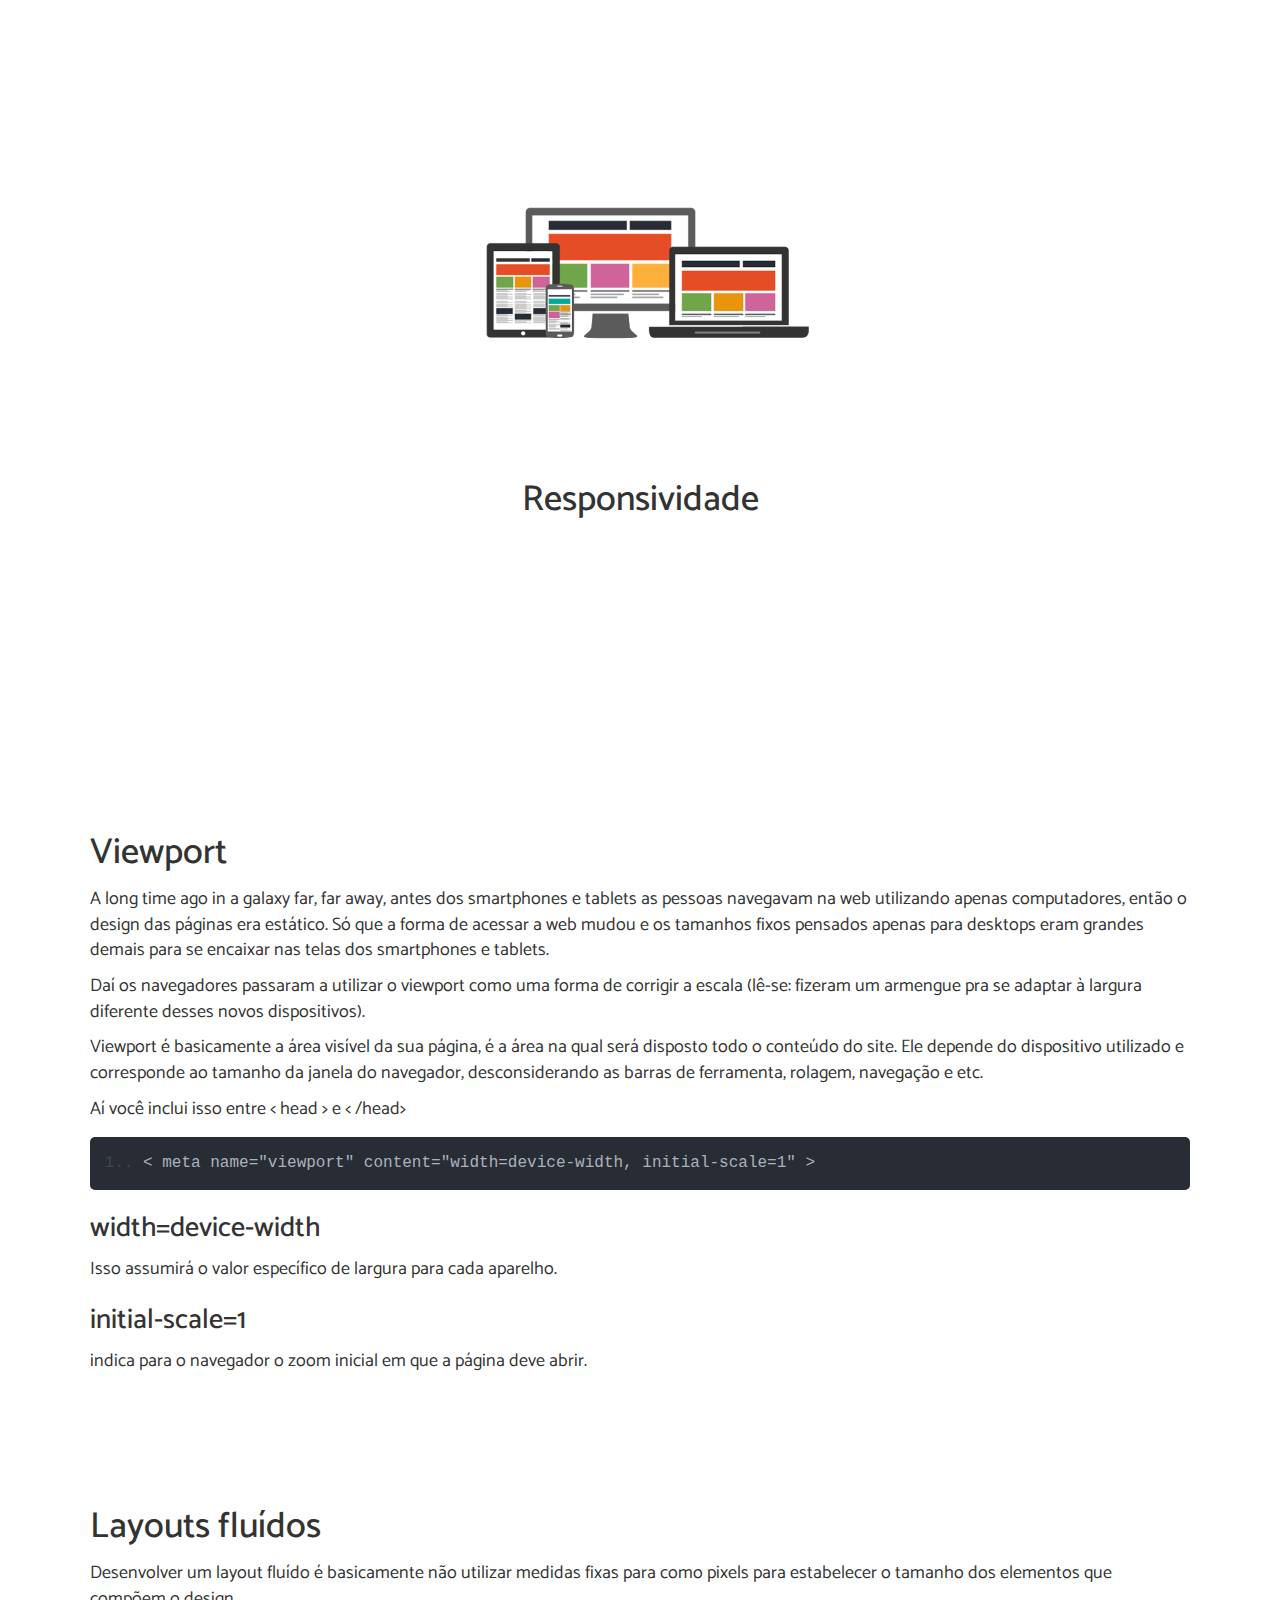
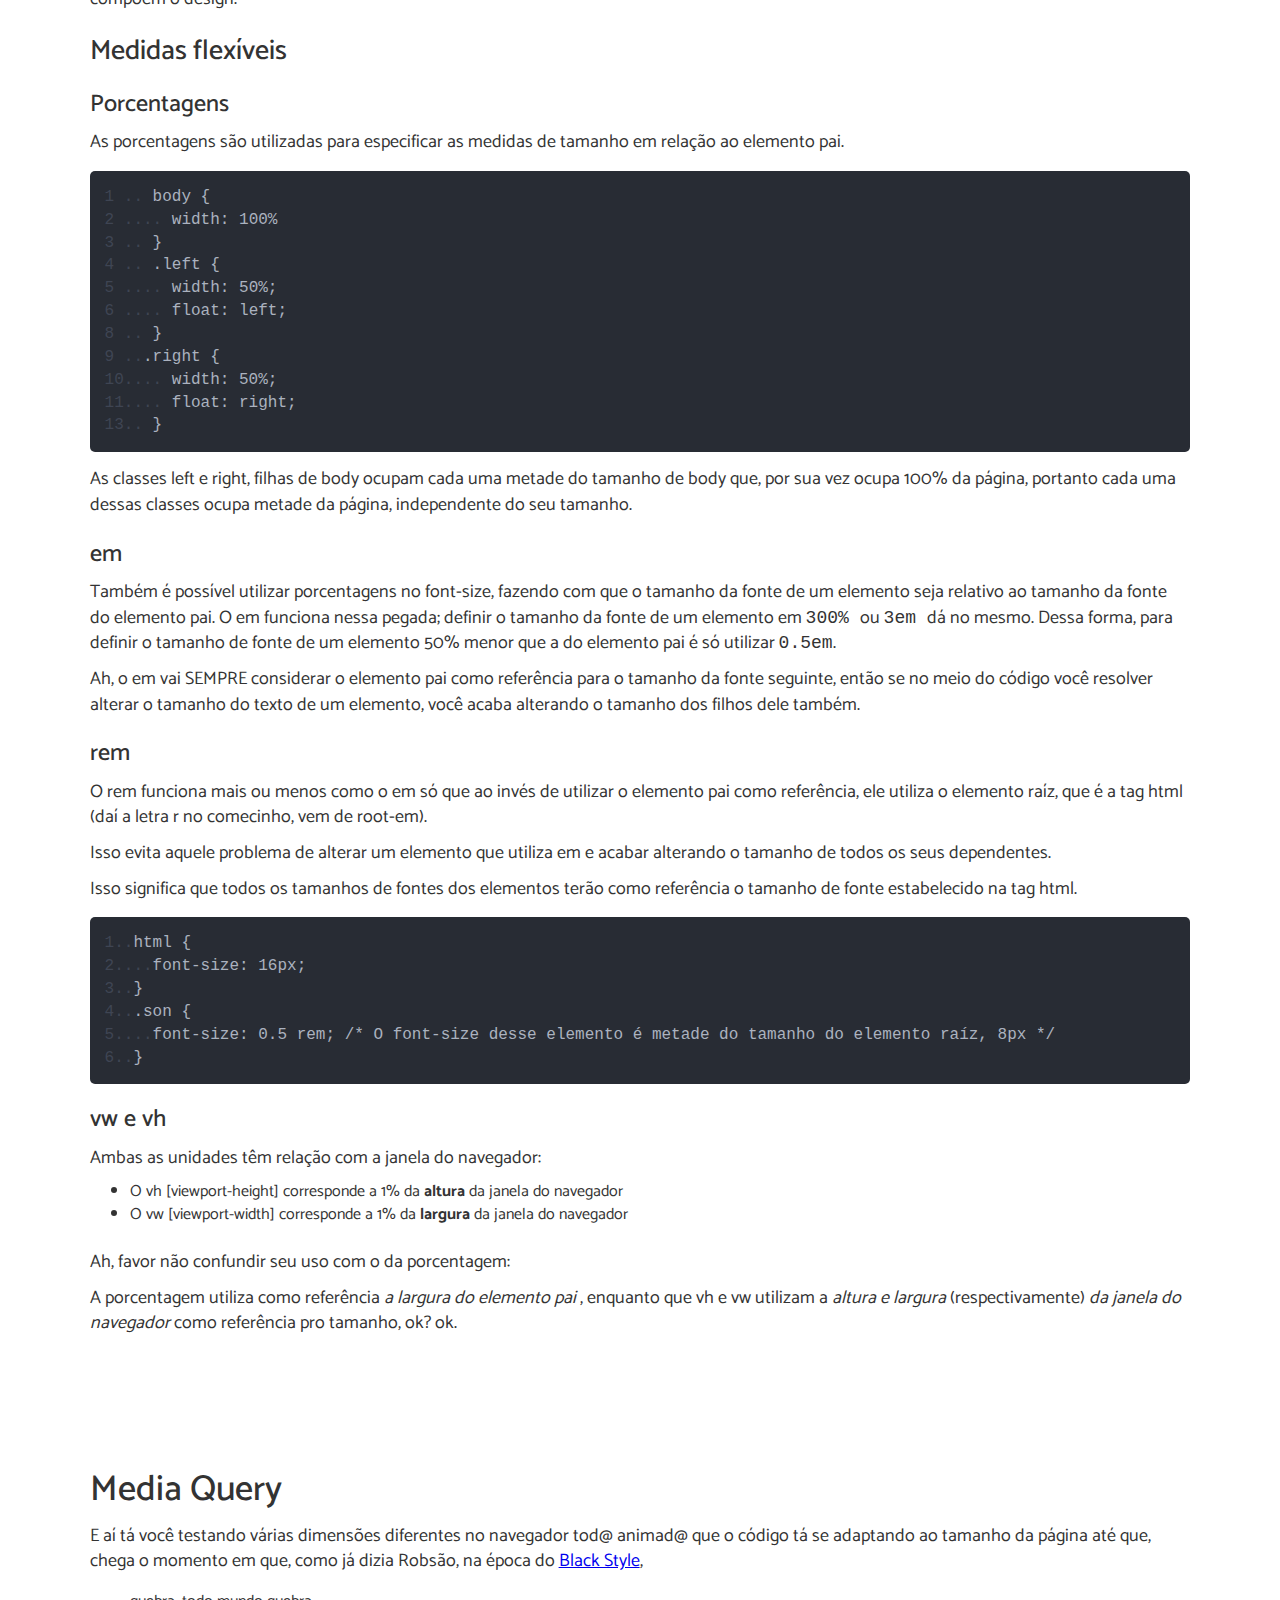
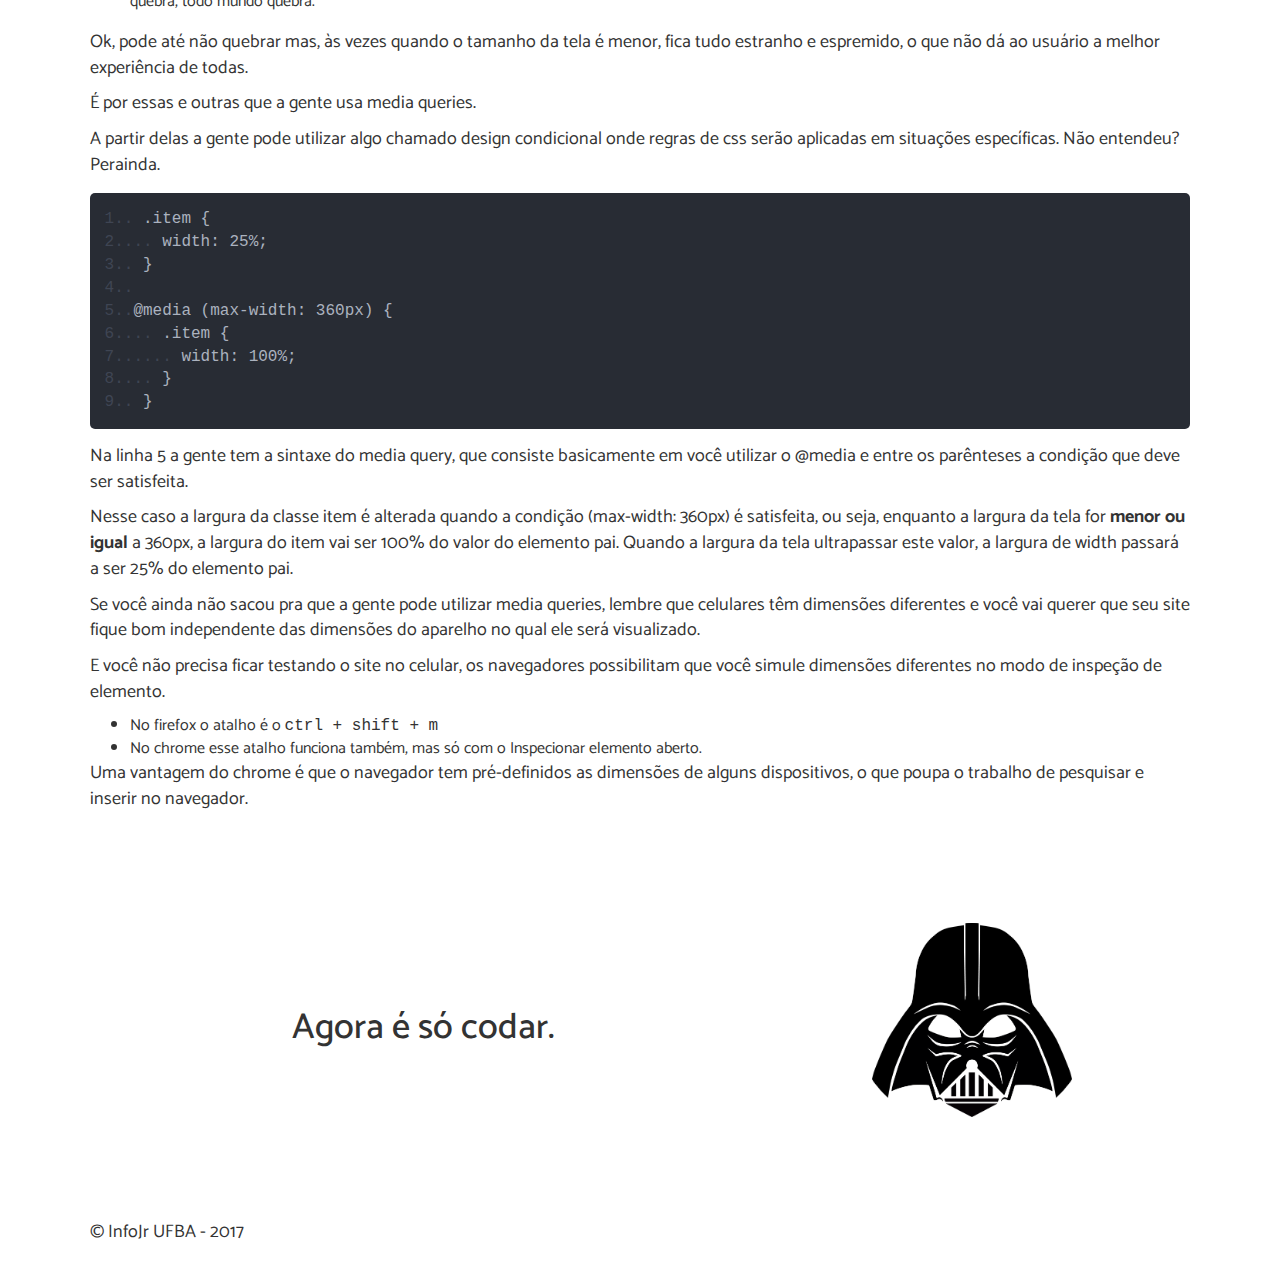
<file: responsividade/index.html>
<!DOCTYPE html>
<html>
<head>
    <meta charset="utf-8">
    <meta name="viewport" content="width=device-width, initial-scale=1">
    <link rel="stylesheet" href="../assets/css/manualTrainee.css">
    <link rel="icon" type="image/ico" href="../assets/img/infojr-ico.ico">
    <title>Guias - Responsividade</title>
</head>
<body>
    <section class="center full resp-deep-blue">
      <div class="image">
        <img src="assets/img/responsividade.png" />
        <h1>Responsividade</h1>
      </div>
    </section>

    <section  class="resp-blue" name="viewport">
        <h1>Viewport</h1>

        <p>A long time ago in a galaxy far, far away, antes dos smartphones e tablets as pessoas navegavam na web utilizando apenas computadores, então o design das páginas era estático. Só que a forma de acessar a web mudou e os tamanhos fixos pensados apenas para desktops eram grandes demais para se encaixar nas telas dos smartphones e tablets.</p>

        <p>Daí os navegadores passaram a utilizar o viewport como uma forma de corrigir a escala (lê-se: fizeram um armengue pra se adaptar à largura diferente desses novos dispositivos).</p>

        <p>Viewport é basicamente a área visível da sua página, é a área na qual será disposto todo o conteúdo do site. Ele depende do dispositivo utilizado e corresponde ao tamanho da janela do navegador, desconsiderando as barras de ferramenta, rolagem, navegação e etc.</p>
        <p>Aí você inclui isso entre < head > e < /head> </p>
        <div class="code-block" name="viewport">
            <code><span>1..</span> < meta name="viewport" content="width=device-width, initial-scale=1" ></code>
        </div>

        <h2>width=device-width</h2>
        <p>Isso assumirá o valor específico de largura para cada aparelho.</p>

        <h2>initial-scale=1 </h2>
        <p>indica para o navegador o zoom inicial em que a página deve abrir.</p>
    </section>

    <section class="resp-orange" name="layouts-fluidos">
        <h1>Layouts fluídos</h1>
        <p>Desenvolver um layout fluído é basicamente não utilizar medidas fixas para como pixels para estabelecer o tamanho dos elementos que compõem o design. </p>

        <h2>Medidas flexíveis</h2>
        <h3>Porcentagens</h3>
        <p>As porcentagens são utilizadas para especificar as medidas de tamanho em relação ao elemento pai.</p>

        <div class="code-block" name="porcentagens">
            <code><span>1 .. </span> body { </code>
            <code><span>2 .... </span>width: 100%</code>
            <code><span>3 .. </span> }</code>
            <code><span>4 .. </span> .left { </code>
            <code><span>5 .... </span> width: 50%;</code>
            <code><span>6 .... </span> float: left;</code>
            <code><span>8 .. </span> }</code>

            <code><span>9 ..</span>.right { </code>
            <code><span>10....</span> width: 50%;</code>
            <code><span>11....</span> float: right;</code>
            <code><span>13..</span> } </code>
        </div>

        <p>As classes left e right, filhas de body ocupam cada uma metade do tamanho de body que, por sua vez ocupa 100% da página, portanto cada uma dessas classes ocupa metade da página, independente do seu tamanho.</p>

        <h3>em</h3>
        <p>Também é possível utilizar porcentagens no font-size, fazendo com que o tamanho da fonte de um elemento seja relativo ao tamanho da fonte do elemento pai. O em funciona nessa pegada; definir o tamanho da fonte de um elemento em <code> 300% </code> ou <code> 3em </code> dá no mesmo. Dessa forma, para definir o tamanho de fonte de um elemento 50% menor que a do elemento pai é só utilizar <code>0.5em</code>.
        </p>
        <p>Ah, o em vai SEMPRE considerar o elemento pai como referência para o tamanho da fonte seguinte, então se no meio do código você resolver alterar o tamanho do texto de um elemento, você acaba alterando o tamanho dos filhos dele também.</p>

        <h3>rem</h3>
        <p>O rem funciona mais ou menos como o em só que ao invés de utilizar o elemento pai como referência, ele utiliza o elemento raíz, que é a tag html (daí a letra r no comecinho, vem de root-em).</p>
        <p>Isso evita aquele problema de alterar um elemento que utiliza em e acabar alterando o tamanho de todos os seus dependentes.</p>
        <p>Isso significa que todos os tamanhos de fontes dos elementos terão como referência o tamanho de fonte estabelecido na tag html.</p>

        <div class="code-block" name="rem">
            <code><span>1..</span>html {</code>
            <code><span>2....</span>font-size: 16px;</code>
            <code><span>3..</span>}</code>
            <code><span>4..</span>.son {</code>
            <code><span>5....</span>font-size: 0.5 rem;  /* O font-size desse elemento é metade do tamanho do elemento raíz, 8px */</code>
            <code><span>6..</span>}</code>
        </div>

        <h3>vw e vh</h3>
        <p>Ambas as unidades têm relação com a janela do navegador:</p>
        <ul>
            <li> O vh [viewport-height] corresponde a 1% da <b>altura</b> da janela do navegador</li>
            <li>O vw [viewport-width] corresponde a 1% da <b>largura</b> da janela do navegador</li>
        </ul>
        <br>
        <p>Ah, favor não confundir seu uso com o da porcentagem:</p>
        <p> A porcentagem utiliza como referência <i>a largura do elemento pai </i>, enquanto que vh e vw utilizam a <i>altura e largura</i> (respectivamente) <i>da janela do navegador</i> como referência pro tamanho, ok? ok.</p>
    </section>

    <section name="media-query">
        <h1>Media Query</h1>
        <p>
            E aí tá você testando várias dimensões diferentes no navegador tod@ animad@ que o código tá se adaptando ao tamanho da página até que, chega o momento em que, como já dizia Robsão, na época do <a href="https://www.youtube.com/watch?v=GgjIxexy_T0"> Black Style</a>, </p>
                    <blockquote> quebra, todo mundo quebra. </blockquote>
            <p>Ok, pode até não quebrar mas, às vezes quando o tamanho da tela é menor, fica tudo estranho e espremido, o que não dá ao usuário a melhor experiência de todas.
        </p>

        <p>É por essas e outras que a gente usa media queries.</p>
        <p>A partir delas a gente pode utilizar algo chamado design condicional onde regras de css serão aplicadas em situações específicas. Não entendeu? Perainda.</p>

        <div class="code-block" name="media">
            <code><span>1..</span> .item {</code>
            <code><span>2....</span>     width: 25%;</code>
            <code><span>3..</span> }</code>
            <code><span>4..</span></code>
            <code><span>5..</span>@media (max-width: 360px) {</code>
            <code><span>6....</span> .item {</code>
            <code><span>7......</span> width: 100%;</code>
            <code><span>8....</span> }</code>
            <code><span>9..</span> }</code>
        </div>


        <p>Na linha 5 a gente tem a sintaxe do media query, que consiste basicamente em você utilizar o @media e entre os parênteses a condição que deve ser satisfeita.</p>
        <p>Nesse caso a largura da classe item é alterada quando a condição (max-width: 360px) é satisfeita, ou seja, enquanto a largura da tela for <b>menor ou igual</b> a 360px, a largura do item vai ser 100% do valor do elemento pai. Quando a largura da tela ultrapassar este valor, a largura de width passará a ser 25% do elemento pai.</p>
        <p>Se você ainda não sacou pra que a gente pode utilizar media queries, lembre que celulares têm dimensões diferentes e você vai querer que seu site fique bom independente das dimensões do aparelho no qual ele será visualizado.</p>
        <p>E você não precisa ficar testando o site no celular, os navegadores possibilitam que você simule dimensões diferentes no modo de inspeção de elemento.</p>
        <ul>
          <li>
            No firefox o atalho é o <code>ctrl + shift + m </code><br>
          </li>
          <li>
            No chrome esse atalho funciona também, mas só com o Inspecionar elemento aberto.
          </li>
        </ul>
        <p>
          Uma vantagem do chrome é que o navegador tem pré-definidos as dimensões de alguns dispositivos, o que poupa o trabalho de pesquisar e inserir no navegador.
        </p>
    </section>

    <section class="center">
        <div class="text">
            <h1>Agora é só codar.</h1>
        </div>
        <div class="image">
            <img src="assets/img/vader.png" width="200px" alt="Capacete do Darth Vader" />
        </div>
    </section>

    <footer>
        <p>© InfoJr UFBA - 2017</p>
    </footer>
</body>
</html>
</file>
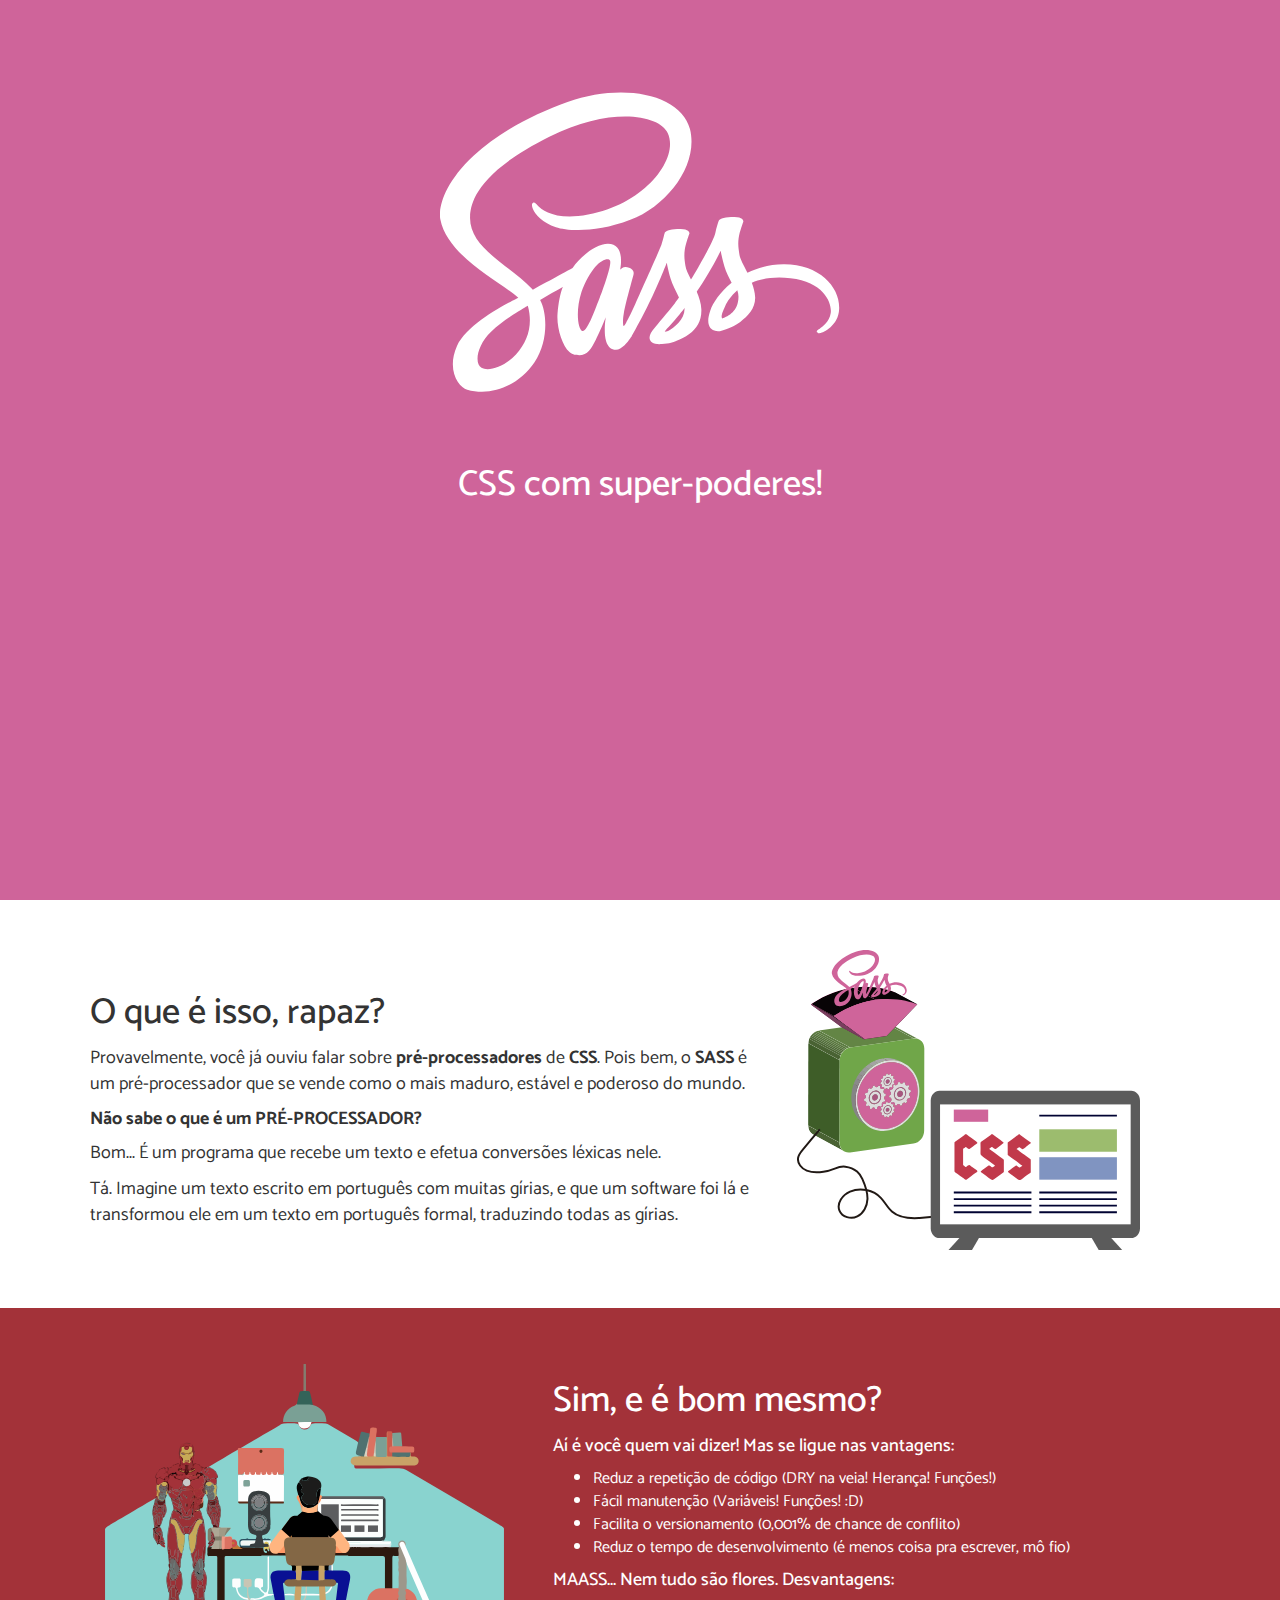
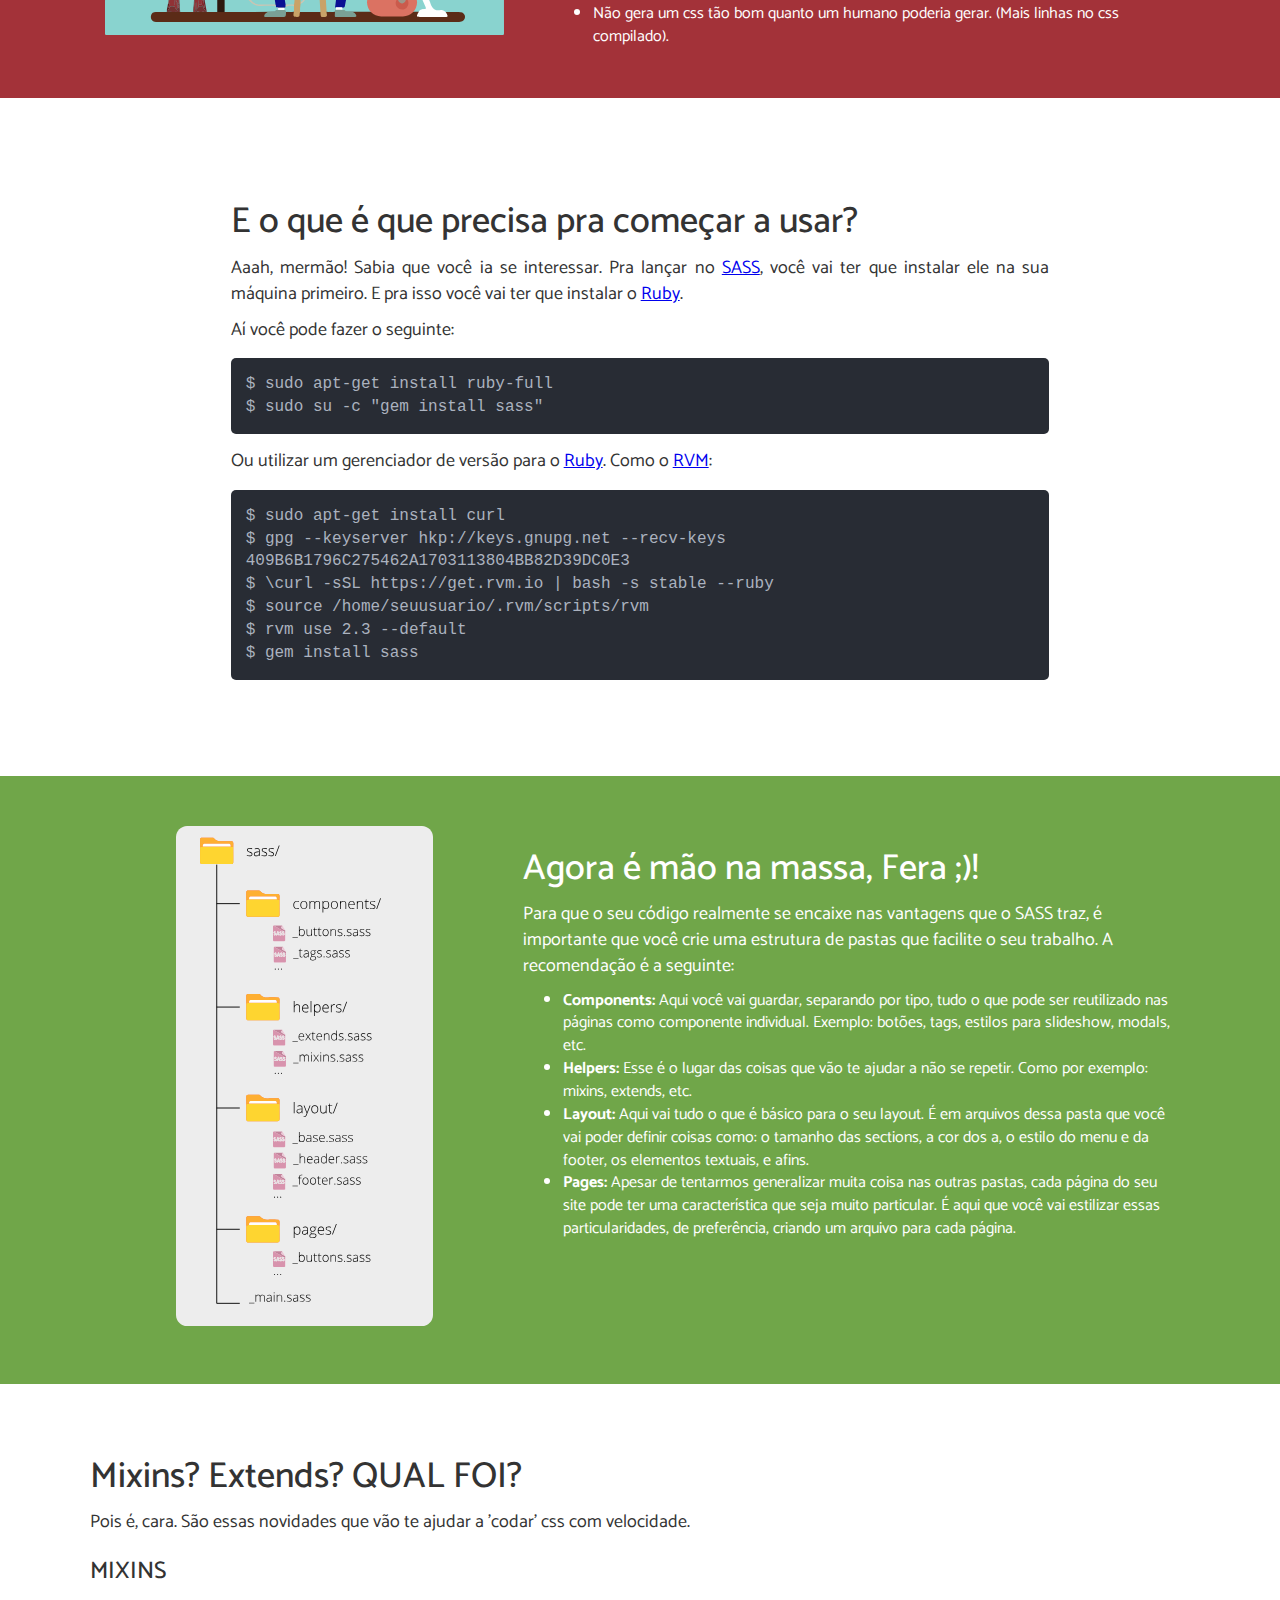
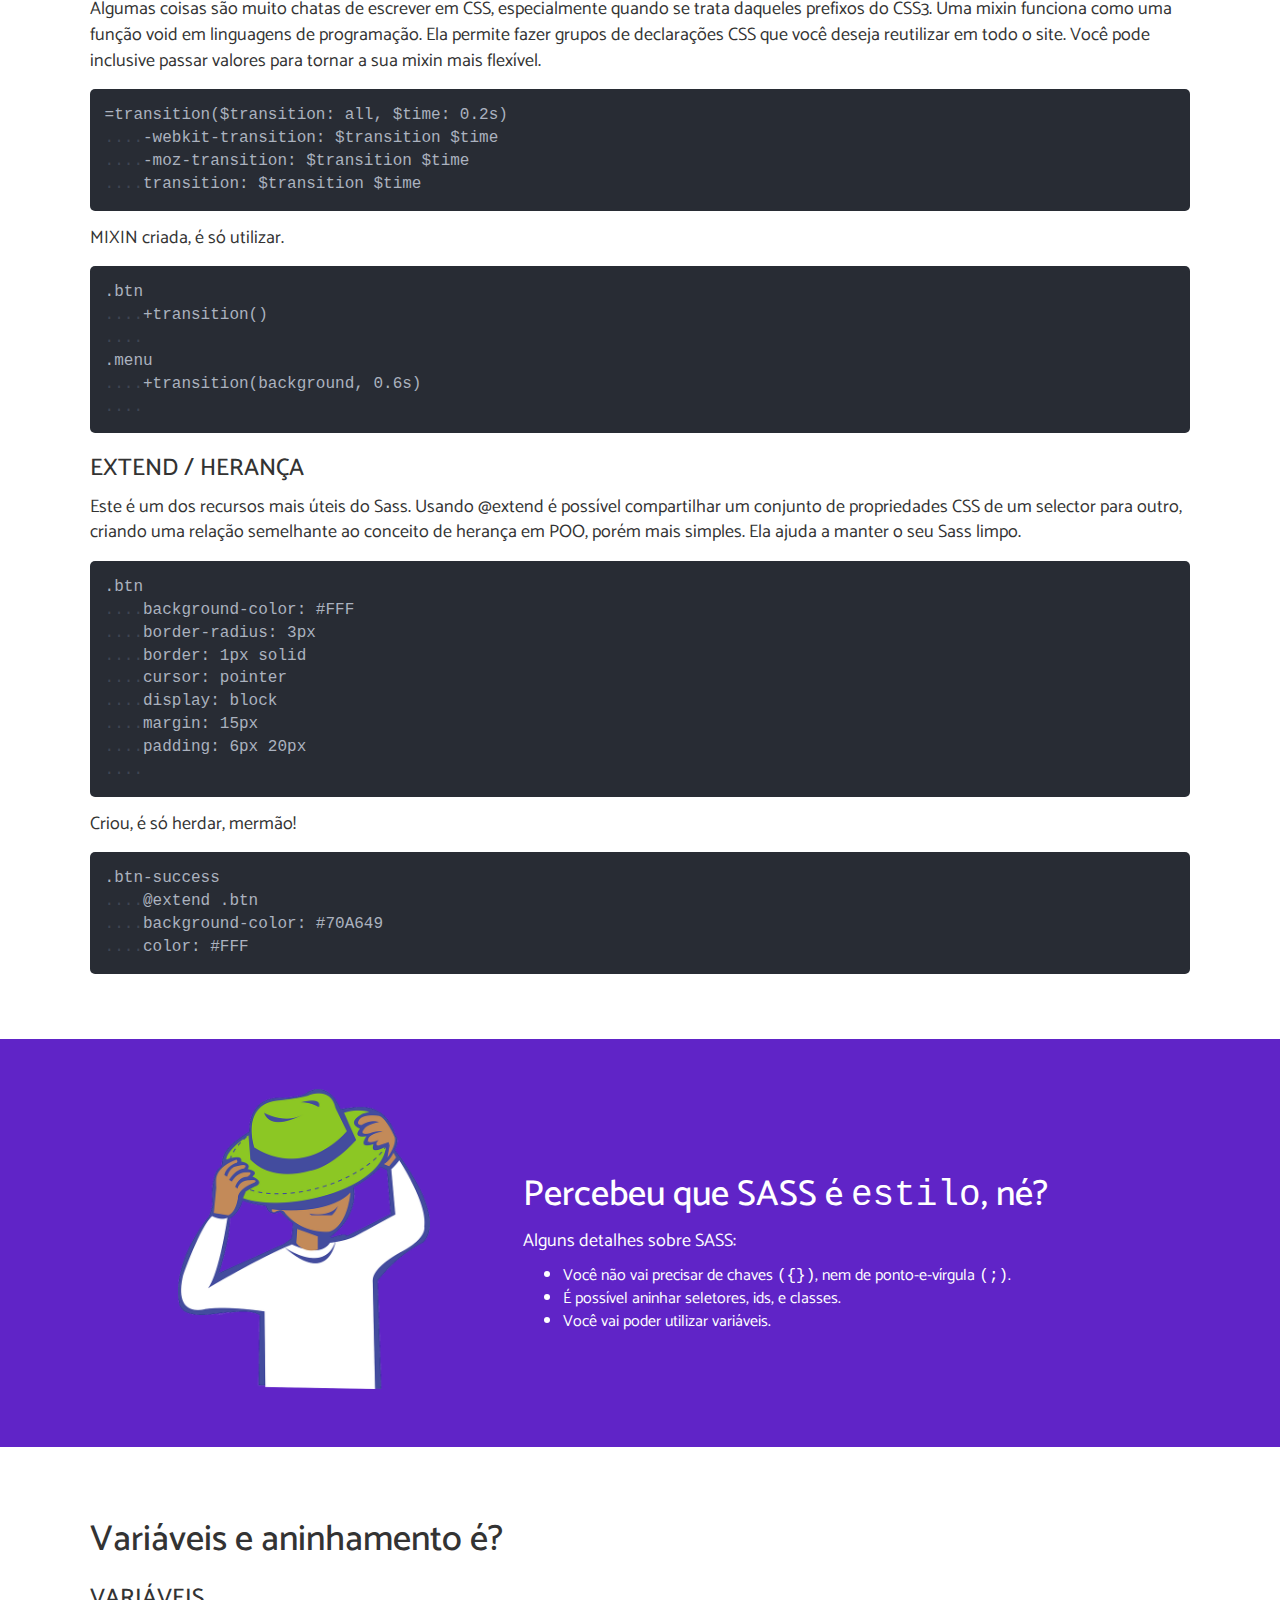
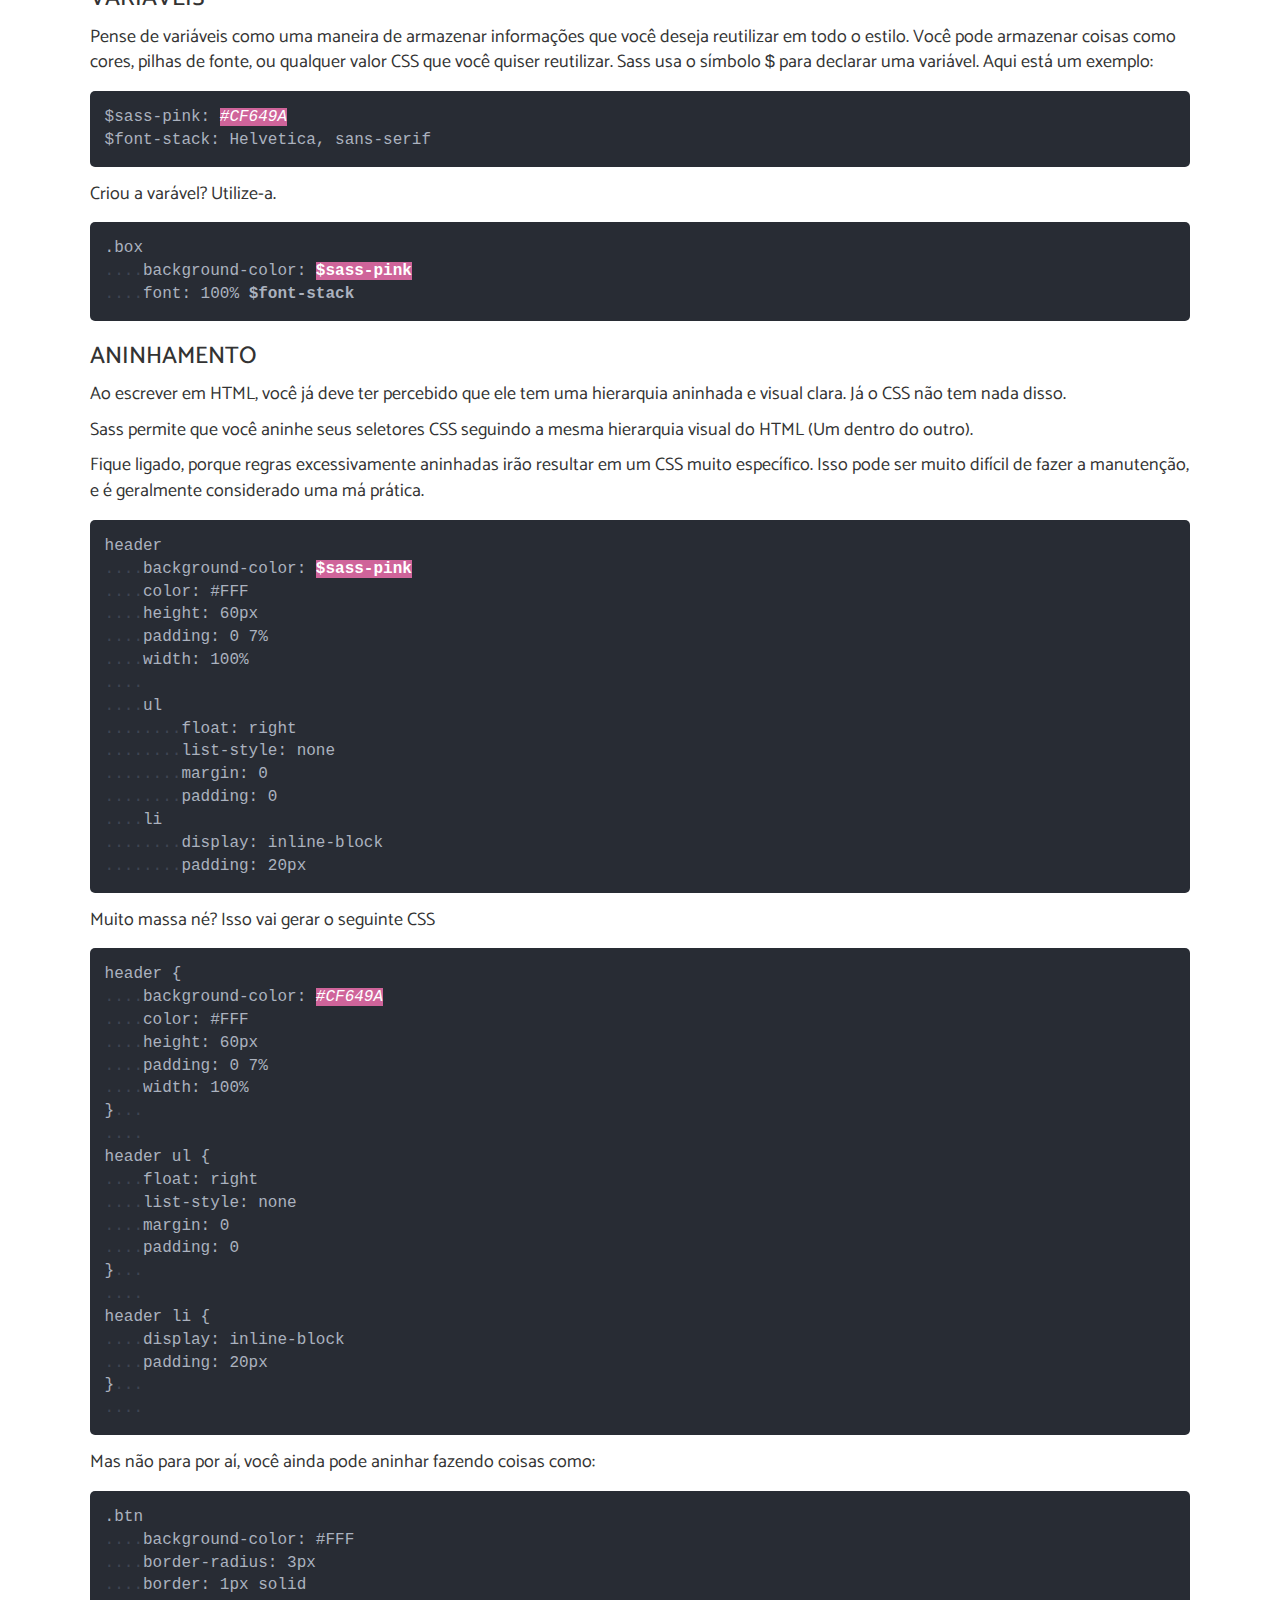
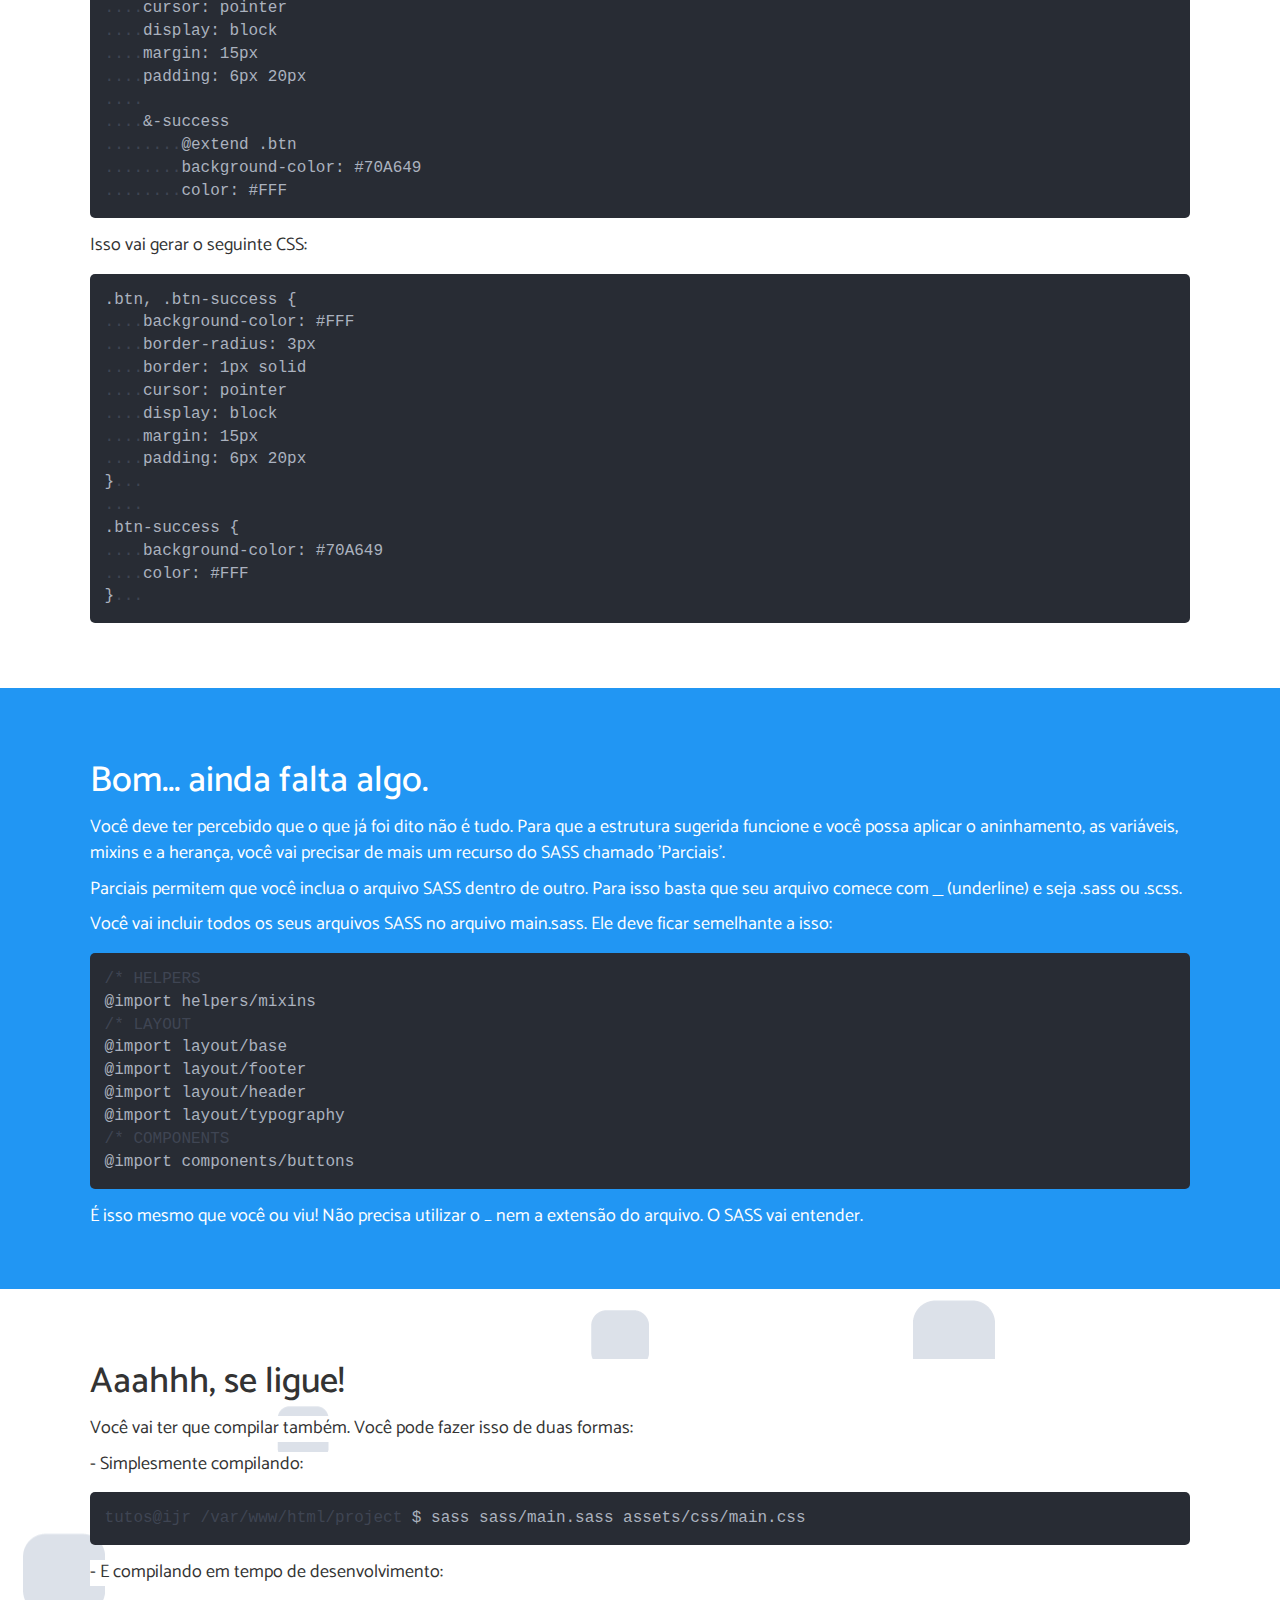
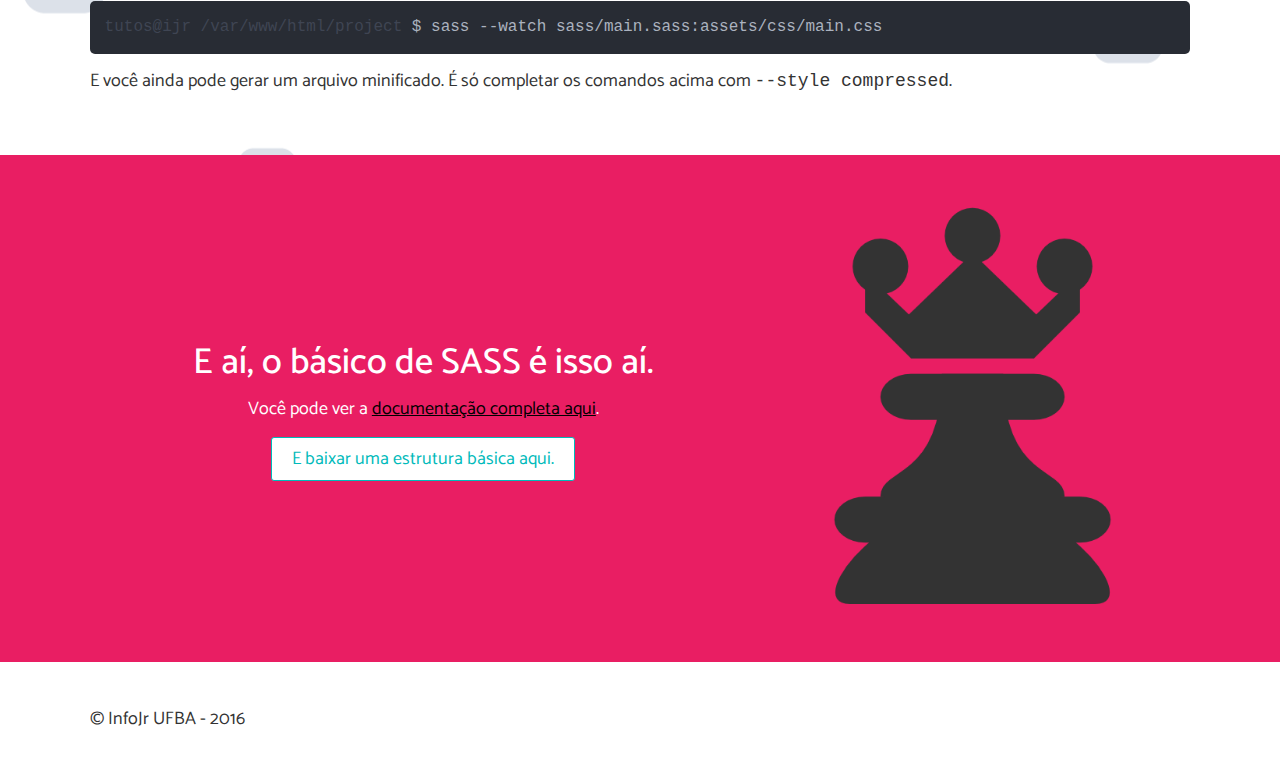
<file: sass/index.html>
<!DOCTYPE html>
<html>
    <head>
        <meta charset="utf-8">
        <meta name="viewport" content="width=device-width, initial-scale=1">
        <link rel="stylesheet" href="assets/css/manualTrainee.css">
        <link rel="icon" type="image/png" href="assets/img/infojr-ico.svg">
        <title>Guias - Sass</title>
    </head>
    <body>
        <section class="sass-pink center full">
            <div class="image">
                <svg xmlns="http://www.w3.org/2000/svg" width="512" height="384" viewBox="0 0 512 384">
                    <path fill="#FFF" d="M440.6 220.6c-17.9.1-33.4 4.4-46.4 10.8-4.8-9.5-9.6-17.8-10.4-24-.9-7.2-2-11.6-.9-20.2s6.1-20.8 6.1-21.8c-.1-.9-1.1-5.3-11.4-5.4-10.3-.1-19.2 2-20.2 4.7s-3 8.9-4.3 15.3c-1.8 9.4-20.6 42.7-31.3 60.2-3.5-6.8-6.5-12.8-7.1-17.6-.9-7.2-2-11.6-.9-20.2s6.1-20.8 6.1-21.8c-.1-.9-1.1-5.3-11.4-5.4-10.3-.1-19.2 2-20.2 4.7s-2.1 9.1-4.3 15.3c-2.1 6.2-27.1 61.8-33.6 76.3-3.3 7.4-6.2 13.3-8.3 17.3s-.1.3-.3.7c-1.8 3.4-2.8 5.3-2.8 5.3v.1c-1.4 2.5-2.9 4.9-3.6 4.9-.5 0-1.5-6.7.2-15.9 3.7-19.3 12.7-49.4 12.6-50.5 0-.5 1.7-5.8-5.8-8.5-7.3-2.7-9.9 1.8-10.5 1.8-.6 0-1.1 1.6-1.1 1.6s8.1-33.9-15.5-33.9c-14.8 0-35.2 16.1-45.3 30.8-6.4 3.5-20 10.9-34.4 18.8-5.5 3-11.2 6.2-16.6 9.1l-1.1-1.2c-28.6-30.5-81.5-52.1-79.3-93.1.8-14.9 6-54.2 101.6-101.8 78.3-39 141-28.3 151.9-4.5 15.5 34-33.5 97.2-114.9 106.3-31 3.5-47.3-8.5-51.4-13-4.3-4.7-4.9-4.9-6.5-4-2.6 1.4-1 5.6 0 8.1 2.4 6.3 12.4 17.5 29.4 23.1 14.9 4.9 51.3 7.6 95.3-9.4 49.3-19.1 87.8-72.1 76.5-116.4-11.5-45.1-86.3-59.9-157-34.8-42.1 15-87.7 38.4-120.5 69.1-39 36.4-45.2 68.2-42.6 81.4 9.1 47.1 74 77.8 100 100.5-1.3.7-2.5 1.4-3.6 2-13 6.4-62.5 32.3-74.9 59.7-14 31 2.2 53.3 13 56.3 33.4 9.3 67.6-7.4 86.1-34.9 18.4-27.5 16.2-63.2 7.7-79.5l-.3-.6 10.2-6c6.6-3.9 13.1-7.5 18.8-10.6-3.2 8.7-5.5 19-6.7 34-1.4 17.6 5.8 40.4 15.3 49.4 4.2 3.9 9.2 4 12.3 4 11 0 16-9.1 21.5-20 6.8-13.3 12.8-28.7 12.8-28.7s-7.5 41.7 13 41.7c7.5 0 15-9.7 18.4-14.7v.1s.2-.3.6-1c.8-1.2 1.2-1.9 1.2-1.9v-.2c3-5.2 9.7-17.1 19.7-36.8 12.9-25.4 25.3-57.2 25.3-57.2s1.2 7.8 4.9 20.6c2.2 7.6 7 15.9 10.7 24-3 4.2-4.8 6.6-4.8 6.6l.1.1c-2.4 3.2-5.1 6.6-7.9 10-10.2 12.2-22.4 26.1-24 30.1-1.9 4.7-1.5 8.2 2.2 11 2.7 2 7.5 2.4 12.6 2 9.2-.6 15.6-2.9 18.8-4.3 5-1.8 10.7-4.5 16.2-8.5 10-7.4 16.1-17.9 15.5-31.9-.3-7.7-2.8-15.3-5.9-22.5.9-1.3 1.8-2.6 2.7-4 15.8-23.1 28-48.5 28-48.5s1.2 7.8 4.9 20.6c1.9 6.5 5.7 13.6 9.1 20.6-14.8 12.1-24.1 26.1-27.3 35.3-5.9 17-1.3 24.7 7.4 26.5 3.9.8 9.5-1 13.7-2.8 5.2-1.7 11.5-4.6 17.3-8.9 10-7.4 19.6-17.7 19.1-31.6-.3-6.4-2-12.7-4.3-18.7 12.6-5.2 28.9-8.2 49.6-5.7 44.5 5.2 53.3 33 51.6 44.6-1.7 11.6-11 18-14.1 20-3.1 1.9-4.1 2.6-3.8 4 .4 2.1 1.8 2 4.5 1.6 3.7-.6 23.4-9.5 24.2-30.9 1.2-27.5-24.9-57.5-71.2-57.2zm-343.2 115.7c-14.7 16.1-35.4 22.2-44.2 17-9.5-5.5-5.8-29.2 12.3-46.3 11-10.4 25.3-20 34.7-25.9 2.1-1.3 5.3-3.2 9.1-5.5.6-.4 1-.6 1-.6.7-.4 1.5-.9 2.3-1.4 6.7 24.4.3 45.8-15.2 62.7zm107.5-73.1c-5.1 12.5-15.9 44.6-22.4 42.8-5.6-1.5-9-25.8-1.1-49.8 4-12.1 12.5-26.5 17.5-32.1 8.1-9 16.9-12 19.1-8.3 2.6 4.8-9.9 39.6-13.1 47.4zm88.7 42.4c-2.2 1.1-4.2 1.9-5.1 1.3-.7-.4.9-1.9.9-1.9s11.1-11.9 15.5-17.4c2.5-3.2 5.5-6.9 8.7-11.1v1.2c0 14.4-13.8 24-20 27.9zm68.4-15.6c-1.6-1.2-1.4-4.9 4-16.5 2.1-4.6 6.9-12.3 15.2-19.6 1 3 1.6 5.9 1.5 8.6-.1 18-12.9 24.7-20.7 27.5z"/>
                </svg>
                <h1>CSS com super-poderes!</h1>
            </div>
        </section>
        <section class="">
            <div class="text">
                <h1>O que é isso, rapaz?</h1>
                <p>
                    Provavelmente, você já ouviu falar sobre <b>pré-processadores</b> de <b>CSS</b>. Pois bem, o <b>SASS</b> é um pré-processador que se vende como o mais maduro, estável e poderoso do mundo.
                </p>
                <h4>
                    <b>Não sabe o que é um PRÉ-PROCESSADOR?</b>
                </h4>
                <p>
                    Bom... É um programa que recebe um texto e efetua conversões léxicas nele.
                </p>
                <p>
                    Tá. Imagine um texto escrito em português com muitas gírias, e que um software foi lá e transformou ele em um texto em português formal, traduzindo todas as gírias.
                </p>
            </div>
            <div class="image">
                <img class="reduces" src="assets/img/pre-processor.svg" alt="" />
            </div>
        </section>
        <section class="wini">
            <div class="image">
                <img class="reduces" src="assets/img/ironman.svg" alt="" />
            </div>
            <div class="text-right">
                <h1>Sim, e é bom mesmo?</h1>
                <h4>
                    Aí é você quem vai dizer! Mas se ligue nas vantagens:
                </h4>
                <ul>
                    <li>Reduz a repetição de código (DRY na veia! Herança! Funções!)</li>
                    <li>Fácil manutenção (Variáveis! Funções! :D)</li>
                    <li>Facilita o versionamento (0,001% de chance de conflito)</li>
                    <li>Reduz o tempo de desenvolvimento (é menos coisa pra escrever, mô fio)</li>
                </ul>
                <h4>MAASS... Nem tudo são flores. Desvantagens:</h4>
                <ul>
                    <li>Não gera um css tão bom quanto um humano poderia gerar. (Mais linhas no css compilado).</li>
                </ul>
            </div>
        </section>
        <section class="center">
            <div class="w-box text justify">
                <h1>
                    E o que é que precisa pra começar a usar?
                </h1>
                <p>
                    Aaah, mermão! Sabia que você ia se interessar. Pra lançar no <a href="https://sass-lang.com/install">SASS</a>, você vai ter que instalar ele na sua máquina primeiro. E pra isso você vai ter que instalar o <a href="https://www.ruby-lang.org/en/documentation/installation/">Ruby</a>.
                </p>
                <p>
                    Aí você pode fazer o seguinte:
                </p>
                <div class="code-block">
                    <code>$ sudo apt-get install ruby-full</code>
                    <code>$ sudo su -c "gem install sass"</code>
                </div>
                <p>
                    Ou utilizar um gerenciador de versão para o <a href="https://www.ruby-lang.org/en/documentation/installation/">Ruby</a>. Como o <a href="https://rvm.io/rvm/install">RVM</a>:
                </p>
                <div class="code-block">
                    <code>$ sudo apt-get install curl</code>
                    <code>$ gpg --keyserver hkp://keys.gnupg.net --recv-keys 409B6B1796C275462A1703113804BB82D39DC0E3</code>
                    <code>$ \curl -sSL https://get.rvm.io | bash -s stable --ruby</code>
                    <code>$ source /home/seuusuario/.rvm/scripts/rvm</code>
                    <code>$ rvm use 2.3 --default</code>
                    <code>$ gem install sass</code>
                </div>
            </div>
            <!-- <div class="image">
                <img class="reduces" src="assets/img/cli.png" alt="" />
            </div> -->
        </section>
        <section class="green">
            <div class="image">
                <img class="tree" src="assets/img/tree.svg" alt="" />
            </div>
            <div class="text align-top">

                <h1>Agora é mão na massa, Fera ;)!</h1>
                <p>
                    Para que o seu código realmente se encaixe nas vantagens que o SASS traz, é importante que você crie uma estrutura de pastas que facilite o seu trabalho. A recomendação é a seguinte:
                </p>
                <ul>
                    <li>
                        <b>Components:</b> Aqui você vai guardar, separando por tipo, tudo o que pode ser reutilizado nas páginas como componente individual. Exemplo: botões, tags, estilos para slideshow, modals, etc.
                    </li>
                    <li>
                        <b>Helpers:</b> Esse é o lugar das coisas que vão te ajudar a não se repetir. Como por exemplo: mixins, extends, etc.
                    </li>
                    <li>
                        <b>Layout:</b> Aqui vai tudo o que é básico para o seu layout. É em arquivos dessa pasta que você vai poder definir coisas como: o tamanho das sections, a cor dos a, o estilo do menu e da footer, os elementos textuais, e afins.
                    </li>
                    <li>
                        <b>Pages:</b> Apesar de tentarmos generalizar muita coisa nas outras pastas, cada página do seu site pode ter uma característica que seja muito particular. É aqui que você vai estilizar essas particularidades, de preferência, criando um arquivo para cada página.
                    </li>
                </ul>
            </div>
        </section>
        <section>
            <h1>
                Mixins? Extends? QUAL FOI?
            </h1>
            <p>
                Pois é, cara. São essas novidades que vão te ajudar a 'codar' css com velocidade.
            </p>
            <h3>MIXINS</h3>
            <p>
                Algumas coisas são muito chatas de escrever em CSS, especialmente quando se trata daqueles prefixos do CSS3. Uma mixin funciona como uma função void em linguagens de programação. Ela permite fazer grupos de declarações CSS que você deseja reutilizar em todo o site. Você pode inclusive passar valores para tornar a sua mixin mais flexível.
            </p>
            <div class="code-block">
                <code>=transition($transition: all, $time: 0.2s)</code>
                <code><span>....</span>-webkit-transition: $transition $time</code>
                <code><span>....</span>-moz-transition: $transition $time</code>
                <code><span>....</span>transition: $transition $time</code>
            </div>
            <p>
                MIXIN criada, é só utilizar.
            </p>
            <div class="code-block">
                <code>.btn</code>
                <code><span>....</span>+transition()</code>
                <code><span>....</span></code>
                <code>.menu</code>
                <code><span>....</span>+transition(background, 0.6s)</code>
                <code><span>....</span></code>
            </div>
            <h3>EXTEND / HERANÇA</h3>
            <p>
                Este é um dos recursos mais úteis do Sass. Usando @extend é possível compartilhar um conjunto de propriedades CSS de um selector para outro, criando uma relação semelhante ao conceito de herança em POO, porém mais simples. Ela ajuda a manter o seu Sass limpo.
            </p>
            <div class="code-block">
                <code>.btn</code>
                <code><span>....</span>background-color: #FFF</code>
                <code><span>....</span>border-radius: 3px</code>
                <code><span>....</span>border: 1px solid</code>
                <code><span>....</span>cursor: pointer</code>
                <code><span>....</span>display: block</code>
                <code><span>....</span>margin: 15px</code>
                <code><span>....</span>padding: 6px 20px</code>
                <code><span>....</span></code>
            </div>
            <p>
                Criou, é só herdar, mermão!
            </p>
            <div class="code-block">
                <code>.btn-success</code>
                <code><span>....</span>@extend .btn</code>
                <code><span>....</span>background-color: #70A649</code>
                <code><span>....</span>color: #FFF</code>
            </div>
        </section>
        <section class="deed-purple">
            <div class="image">
                <img class="reduces" src="assets/img/clothes.png" alt="" />
            </div>
            <div class="text">
                <h1>Percebeu que SASS é <code>estilo</code>, né?</h1>
                <p>
                    Alguns detalhes sobre SASS:
                </p>
                <ul>
                    <li>
                        Você não vai precisar de chaves <code>({})</code>, nem de ponto-e-vírgula <code>(;)</code>.
                    </li>
                    <li>
                        É possível aninhar seletores, ids, e classes.
                    </li>
                    <li>
                        Você vai poder utilizar variáveis.
                    </li>
                </ul>
            </div>
        </section>
        <section>
            <h1>
                Variáveis e aninhamento é?
            </h1>
            <h3>VARIÁVEIS</h3>
            <p>
                Pense de variáveis como uma maneira de armazenar informações que você deseja reutilizar em todo o estilo. Você pode armazenar coisas como cores, pilhas de fonte, ou qualquer valor CSS que você quiser reutilizar. Sass usa o símbolo <code>$</code> para declarar uma variável. Aqui está um exemplo:
            </p>
            <div class="code-block">
                <code>$sass-pink: <i style="background-color: #CF649A; color: #FFF">#CF649A</i></code>
                <code>$font-stack: Helvetica, sans-serif</code>
            </div>
            <p>
                Criou a varável? Utilize-a.
            </p>
            <div class="code-block">
                <code>.box</code>
                <code><span>....</span>background-color: <b style="background-color: #CF649A; color: #FFF">$sass-pink</b></code>
                <code><span>....</span>font: 100% <b>$font-stack</b></code>
            </div>
            <h3>ANINHAMENTO</h3>
            <p>
                Ao escrever em HTML, você já deve ter percebido que ele tem uma hierarquia aninhada e visual clara. Já o CSS não tem nada disso.
            </p>
            <p>
                Sass permite que você aninhe seus seletores CSS seguindo a mesma hierarquia visual do HTML (Um dentro do outro).
            </p>
            <p>
                Fique ligado, porque regras excessivamente aninhadas irão resultar em um CSS muito específico. Isso pode ser muito difícil de fazer a manutenção, e é geralmente considerado uma má prática.
            </p>
            <div class="code-block">
                <code>header</code>
                <code><span>....</span>background-color: <b style="background-color: #CF649A; color: #FFF">$sass-pink</b></code>
                <code><span>....</span>color: #FFF</code>
                <code><span>....</span>height: 60px</code>
                <code><span>....</span>padding: 0 7%</code>
                <code><span>....</span>width: 100%</code>
                <code><span>....</span></code>
                <code><span>....</span>ul</code>
                <code><span>........</span>float: right</code>
                <code><span>........</span>list-style: none</code>
                <code><span>........</span>margin: 0</code>
                <code><span>........</span>padding: 0</code>
                <code><span>....</span>li</code>
                <code><span>........</span>display: inline-block</code>
                <code><span>........</span>padding: 20px</code>
            </div>
            <p>
                Muito massa né? Isso vai gerar o seguinte CSS
            </p>
            <div class="code-block">
                <code>header {</code>
                <code><span>....</span>background-color: <i style="background-color: #CF649A; color: #FFF">#CF649A</i></code>
                <code><span>....</span>color: #FFF</code>
                <code><span>....</span>height: 60px</code>
                <code><span>....</span>padding: 0 7%</code>
                <code><span>....</span>width: 100%</code>
                <code>}<span>...</span></code>
                <code><span>....</span></code>
                <code>header ul {</code>
                <code><span>....</span>float: right</code>
                <code><span>....</span>list-style: none</code>
                <code><span>....</span>margin: 0</code>
                <code><span>....</span>padding: 0</code>
                <code>}<span>...</span></code>
                <code><span>....</span></code>
                <code>header li {</code>
                <code><span>....</span>display: inline-block</code>
                <code><span>....</span>padding: 20px</code>
                <code>}<span>...</span></code>
                <code><span>....</span></code>
            </div>
            <p>
                Mas não para por aí, você ainda pode aninhar fazendo coisas como:
            </p>
            <div class="code-block">
                <code>.btn</code>
                <code><span>....</span>background-color: #FFF</code>
                <code><span>....</span>border-radius: 3px</code>
                <code><span>....</span>border: 1px solid</code>
                <code><span>....</span>cursor: pointer</code>
                <code><span>....</span>display: block</code>
                <code><span>....</span>margin: 15px</code>
                <code><span>....</span>padding: 6px 20px</code>
                <code><span>....</span></code>
                <code><span>....</span>&-success</code>
                <code><span>........</span>@extend .btn</code>
                <code><span>........</span>background-color: #70A649</code>
                <code><span>........</span>color: #FFF</code>
            </div>
            <p>
                Isso vai gerar o seguinte CSS:
            </p>
            <div class="code-block">
                <code>.btn, .btn-success {</code>
                <code><span>....</span>background-color: #FFF</code>
                <code><span>....</span>border-radius: 3px</code>
                <code><span>....</span>border: 1px solid</code>
                <code><span>....</span>cursor: pointer</code>
                <code><span>....</span>display: block</code>
                <code><span>....</span>margin: 15px</code>
                <code><span>....</span>padding: 6px 20px</code>
                <code>}<span>...</span></code>
                <code><span>....</span></code>
                <code>.btn-success {</code>
                <code><span>....</span>background-color: #70A649</code>
                <code><span>....</span>color: #FFF</code>
                <code>}<span>...</span></code>
            </div>
        </section>
        <section class="blue">
            <h1>
                Bom... ainda falta algo.
            </h1>
            <p>
                Você deve ter percebido que o que já foi dito não é tudo. Para que a estrutura sugerida funcione e você possa aplicar o aninhamento, as variáveis, mixins e a herança, você vai precisar de mais um recurso do SASS chamado 'Parciais'.
            </p>
            <p>
                Parciais permitem que você inclua o arquivo SASS dentro de outro. Para isso basta que seu arquivo comece com <code>_</code> (underline) e seja .sass ou .scss.
            </p>
            <p>
                Você vai incluir todos os seus arquivos SASS no arquivo main.sass. Ele deve ficar semelhante a isso:
            </p>
            <div class="code-block">
                <code><span>/* HELPERS</span></code>
                <code>@import helpers/mixins</code>
                <code><span>/* LAYOUT</span></code>
                <code>@import layout/base</code>
                <code>@import layout/footer</code>
                <code>@import layout/header</code>
                <code>@import layout/typography</code>
                <code><span>/* COMPONENTS</span></code>
                <code>@import components/buttons</code>
            </div>
            <p>
                É isso mesmo que você ou viu! Não precisa utilizar o _ nem a extensão do arquivo. O SASS vai entender.
            </p>
        </section>
        <section class="bg">
            <h1>Aaahhh, se ligue!</h1>
            <p>
                Você vai ter que compilar também. Você pode fazer isso de duas formas:
            </p>
            <p>
                - Simplesmente compilando:
            </p>
            <div class="code-block">
                <code><span>tutos@ijr /var/www/html/project</span> $ sass sass/main.sass assets/css/main.css</code>
            </div>
            <p>
                - E compilando em tempo de desenvolvimento:
            </p>
            <div class="code-block">
                <code><span>tutos@ijr /var/www/html/project</span> $ sass --watch sass/main.sass:assets/css/main.css</code>
            </div>
            <p>
                E você ainda pode gerar um arquivo minificado. É só completar os comandos acima com <code>--style compressed</code>.
            </p>
        </section>
        <section class="pink center">
            <div class="text">
                <h1>
                    E aí, o básico de SASS é isso aí.
                </h1>
                <p>
                    Você pode ver a <a style="color:#000" href="https://sass-lang.com/documentation/file.SASS_REFERENCE.html" target="_blank">documentação completa aqui</a>.
                </p>
                <p>
                    <a href="assets/project.zip" style="text-decoration:none" target="_blank"><button class="btn-bounce-r">E baixar uma estrutura básica aqui.</button></a>
                </p>
            </div>
            <div class="image">
                <img src="assets/img/queen.png" alt="" />
            </div>
        </section>
        <footer>
            <p>
                © InfoJr UFBA - 2016
            </p>
        </footer>
    </body>
</html>
</file>
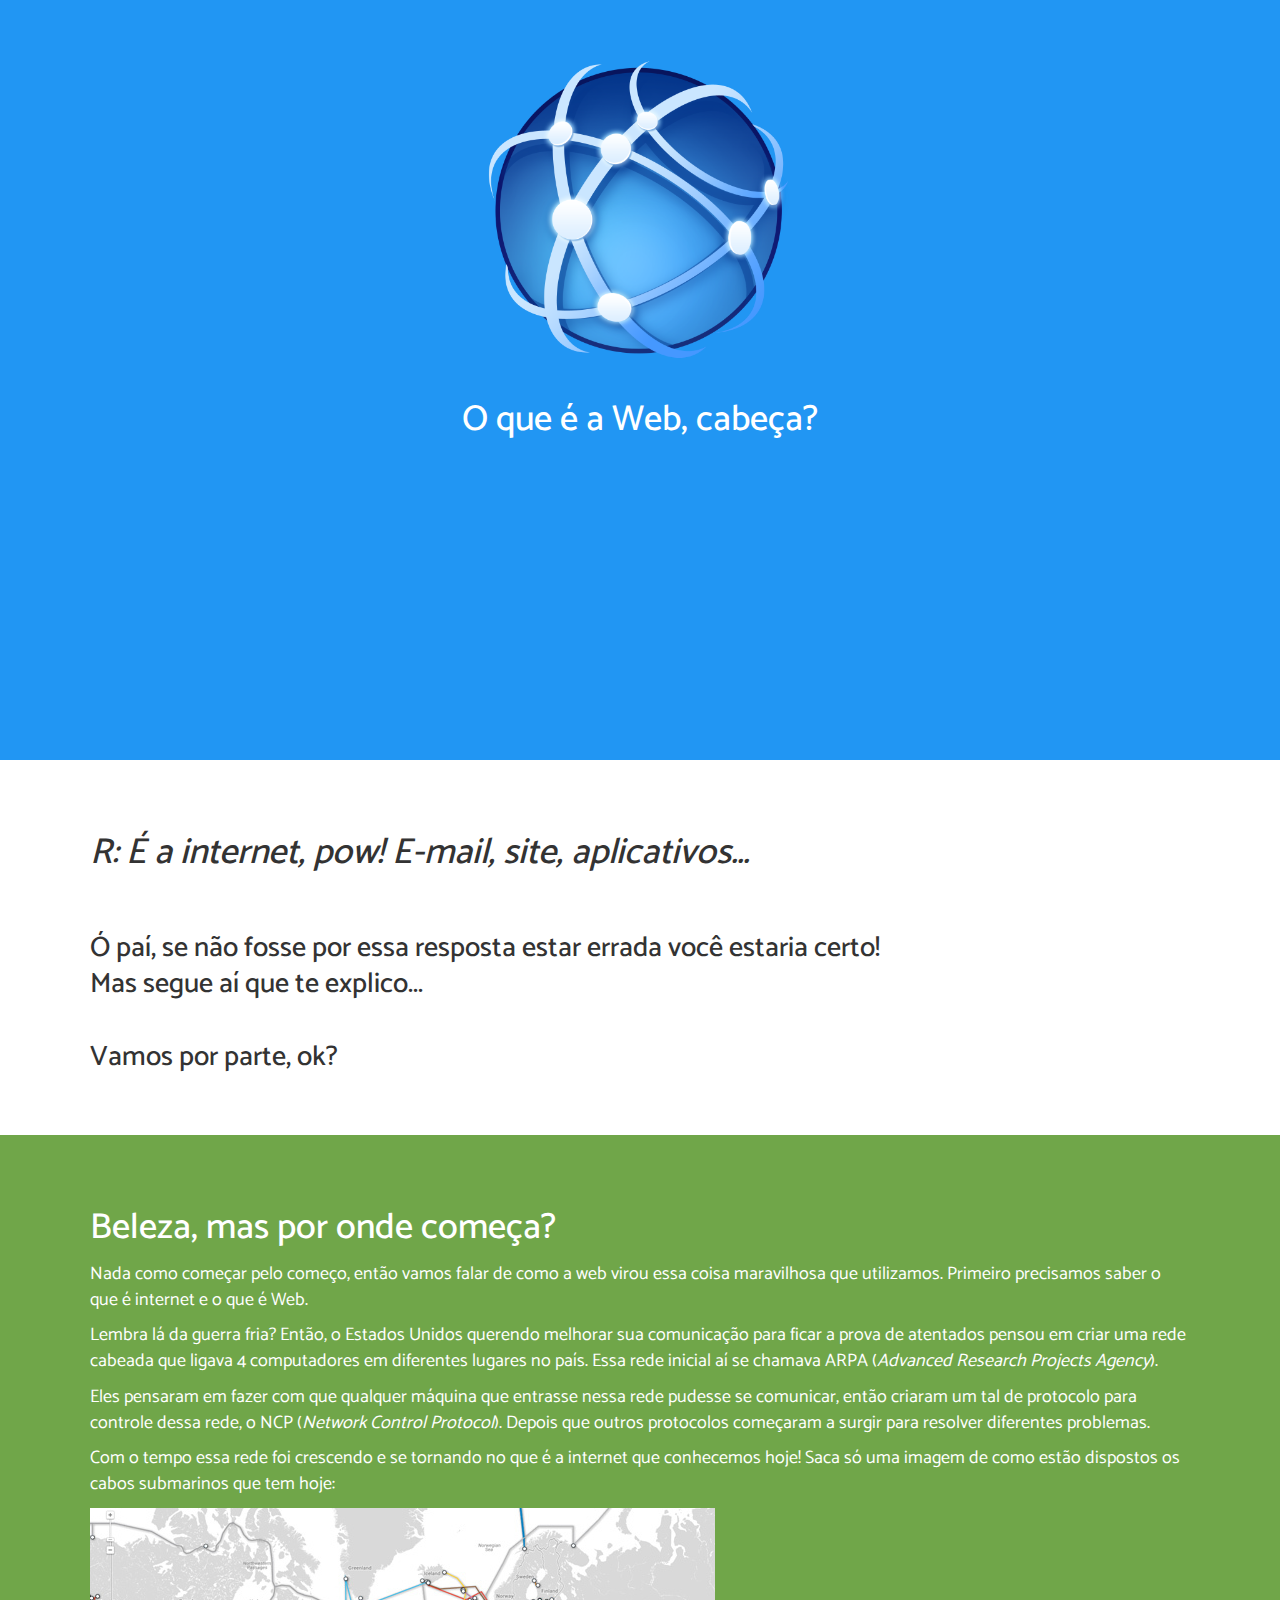
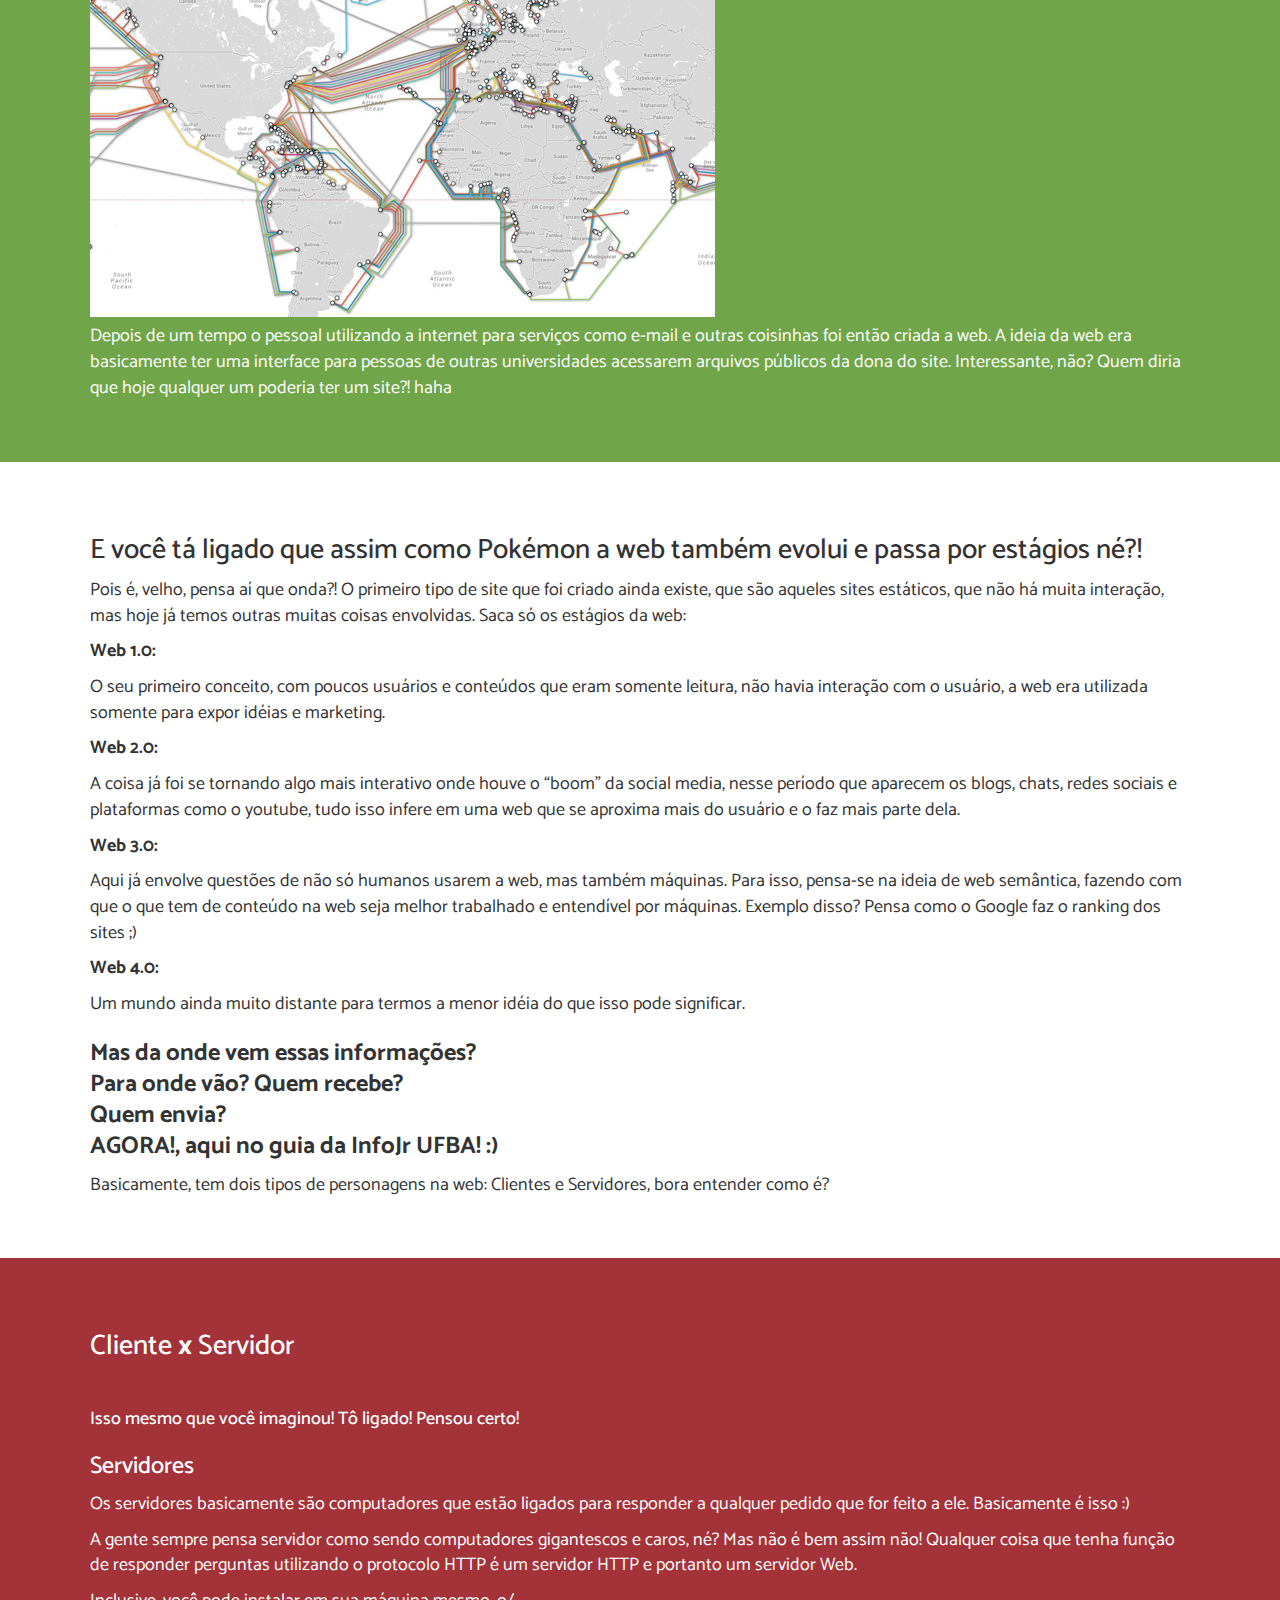
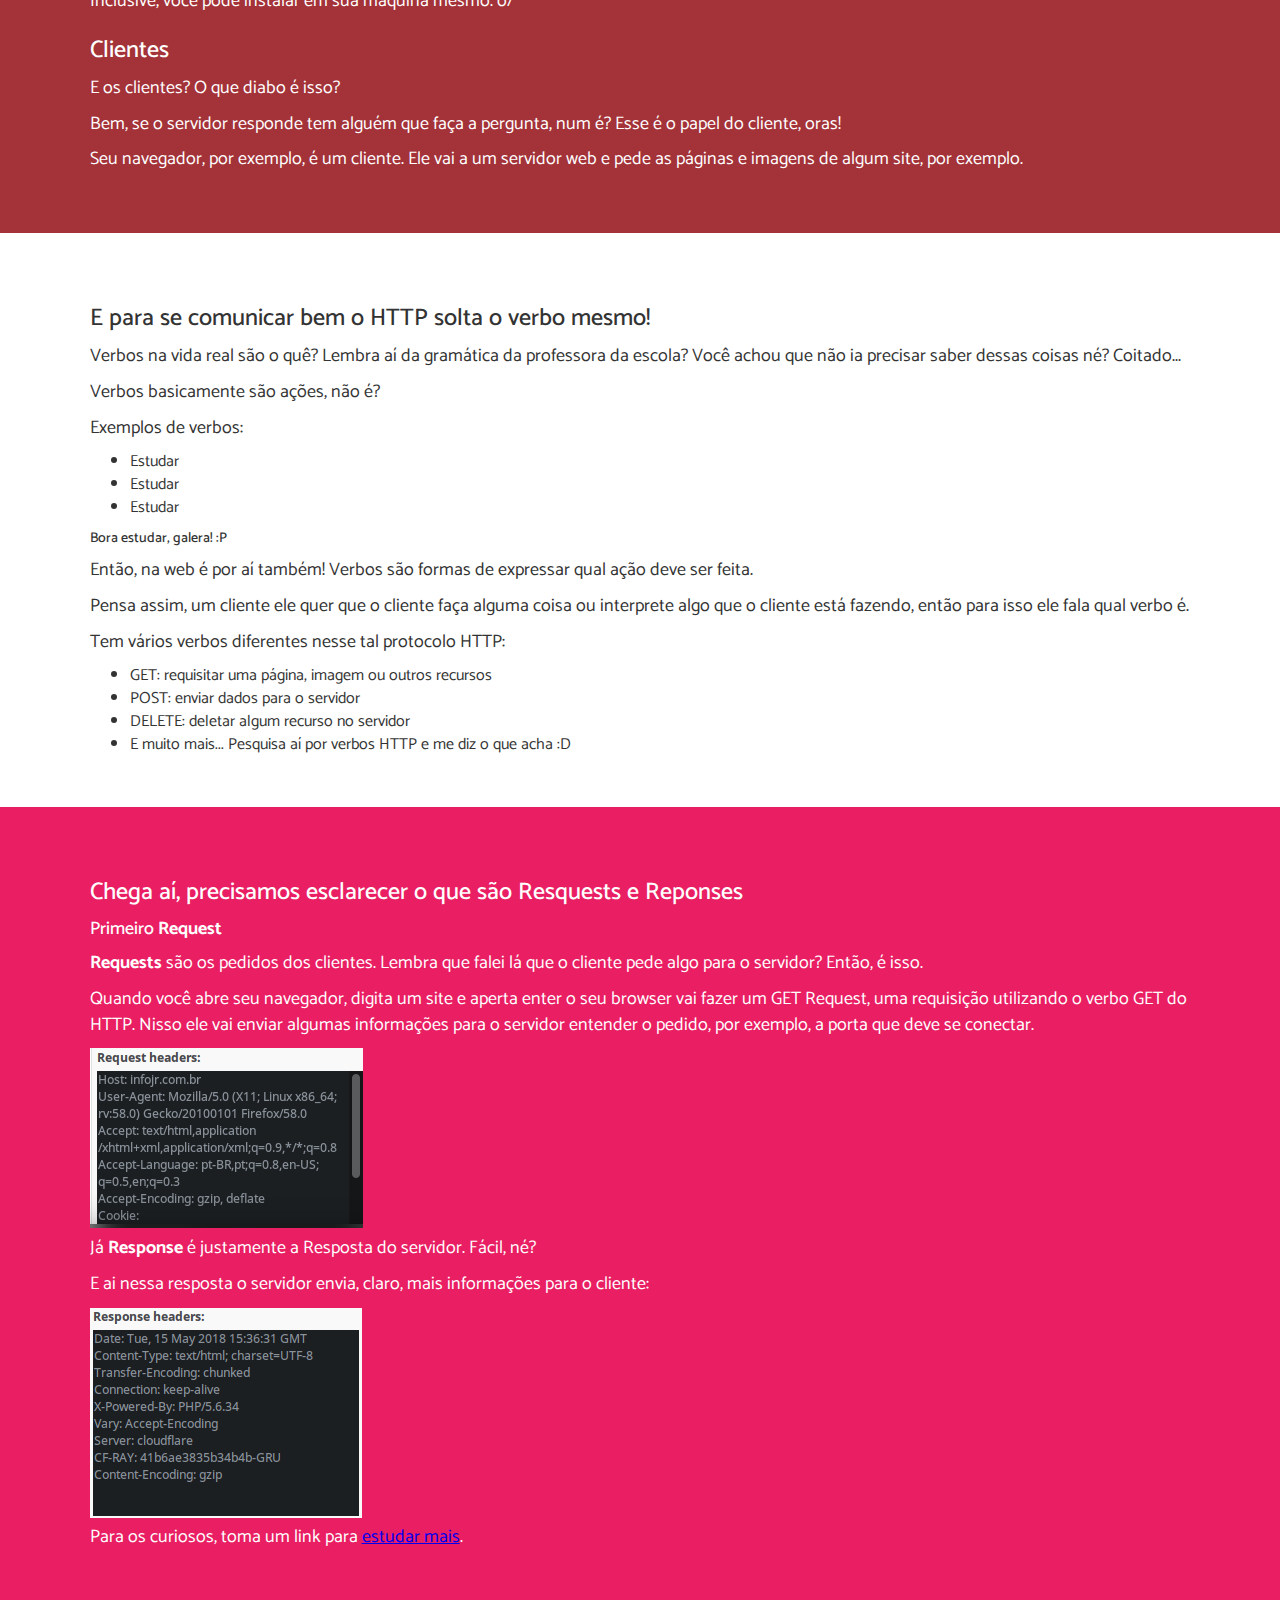
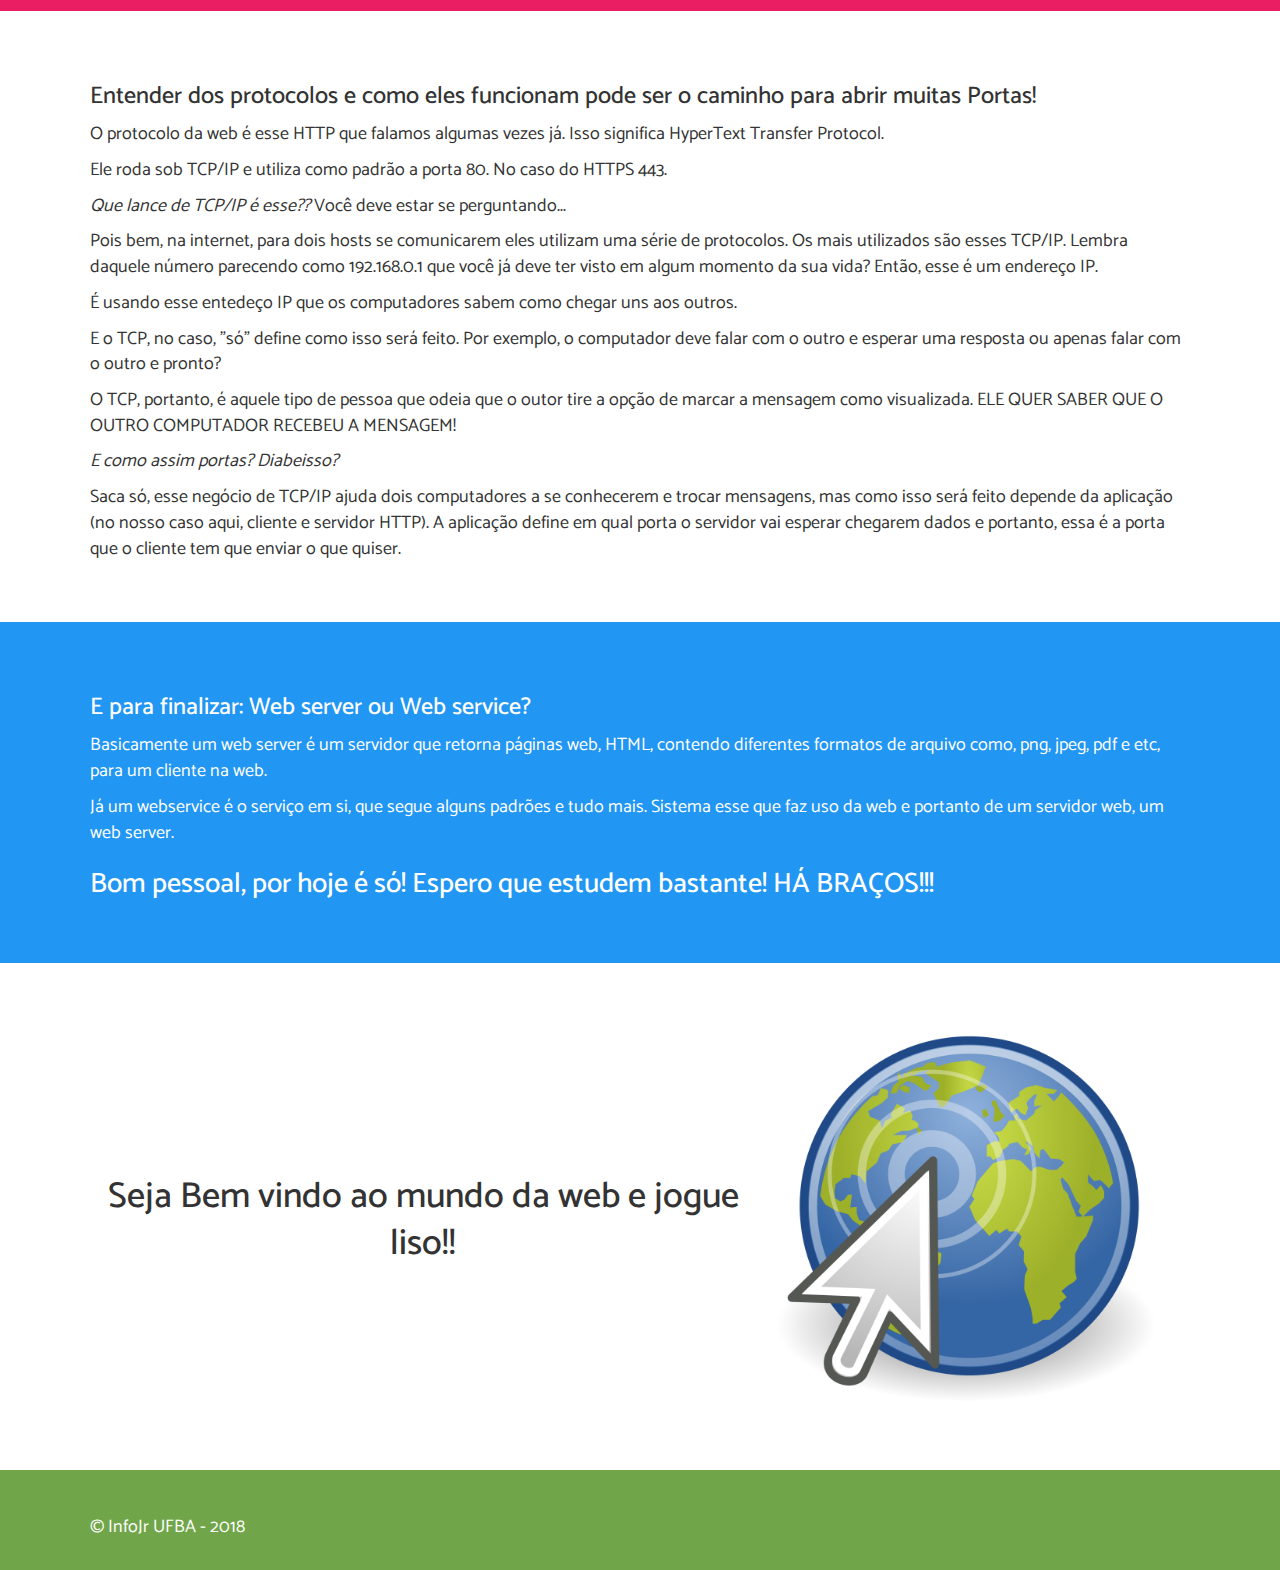
<file: web/index.html>
<!DOCTYPE html>
<html>
    <head>
        <meta charset="utf-8">
        <meta name="viewport" content="width=device-width, initial-scale=1">
        <link rel="stylesheet" href="../assets/css/manualTrainee.css">
        <link rel="icon" type="image/ico" href="../assets/img/infojr-ico.ico">
        <title>Guias - WEB</title>
    </head>
    <body>
        <section class="blue center full">
            <div class="image">
                <img src="assets/img/indexweb.png" alt="" />
            </div>
                <h1>O que é a Web, cabeça?</h1>
        </section>
        <section>
          <div>
            <h1><i>R: É a internet, pow! E-mail, site, aplicativos...</i></h1>
            <br>
            <h2>
              Ó paí, se não fosse por essa resposta estar errada você estaria certo!
              <br>
              Mas segue aí que te explico...
              <br>
              <br>
              Vamos por parte, ok?
            </h2>
          </div>
        </section>
        <section class="green">
            <div>
                <h1>Beleza, mas por onde começa?</h1>
                <p>
                  Nada como começar pelo começo, então vamos falar de como a web virou essa coisa maravilhosa que utilizamos. Primeiro precisamos saber o que é internet e o que é Web.
                </p>
                <p>
                  Lembra lá da guerra fria? Então, o Estados Unidos querendo melhorar sua comunicação para ficar a prova de atentados pensou em criar uma rede cabeada que ligava 4 computadores em diferentes lugares no país. Essa rede inicial aí se chamava ARPA (<i>Advanced Research Projects Agency</i>).
                </p>
                <p>
                  Eles pensaram em fazer com que qualquer máquina que entrasse nessa rede pudesse se comunicar, então criaram um tal de protocolo para controle dessa rede, o NCP (<i>Network Control Protocol</i>). Depois que outros protocolos começaram a surgir para resolver diferentes problemas.
                </p>
                <p>
                  Com o tempo essa rede foi crescendo e se tornando no que é a internet que conhecemos hoje! Saca só uma imagem de como estão dispostos os cabos submarinos que tem hoje:
                </p>
                <div class="imag">
                  <img src="assets/img/woredgloba1.jpeg" alt="Internet">
                </div>
                <p>
                  Depois de um tempo o pessoal utilizando a internet para serviços como e-mail e outras coisinhas foi então criada a web. A ideia da web era basicamente ter uma interface para pessoas de outras universidades acessarem arquivos públicos da dona do site. Interessante, não? Quem diria que hoje qualquer um poderia ter um site?! haha
                </p>
            </div>
        </section>
        <section class="">
          <div>
            <h2>E você tá ligado que assim como Pokémon a web também evolui e passa por estágios né?!</h2>
            <p>Pois é, velho, pensa aí que onda?! O primeiro tipo de site que foi criado ainda existe, que são aqueles sites estáticos, que não há muita interação, mas hoje já temos outras muitas coisas envolvidas. Saca só os estágios da web:</p>
            <p>
              <b>Web 1.0:</b>
            </p>
            <p>
              O seu primeiro conceito, com poucos usuários e conteúdos que eram somente leitura, não havia interação com o usuário, a web era utilizada somente para expor idéias e marketing.
            </p>
            <p>
              <b>Web 2.0:</b>
            </p>
            <p>
              A coisa já foi se tornando algo mais interativo onde houve o “boom” da social media, nesse período que aparecem os blogs, chats, redes sociais e plataformas como o youtube, tudo isso infere em uma web que se aproxima mais do usuário e o faz  mais parte dela.
            </p>
            <p>
              <b>Web 3.0:</b>
            </p>
            <p>
              Aqui já envolve questões de não só humanos usarem a web, mas também máquinas. Para isso, pensa-se na ideia de web semântica, fazendo com que o que tem de conteúdo na web seja melhor trabalhado e entendível por máquinas. Exemplo disso? Pensa como o Google faz o ranking dos sites ;)
            </p>
            <p>
              <b>Web 4.0:</b>
            </p>
            <p>
              Um mundo ainda muito distante para termos a menor idéia do que isso pode significar.
            </p>
            <h3>
              <b>Mas da onde vem essas informações?
                <br>
                Para onde vão? Quem recebe?
                <br>
                Quem envia?
                <br>
                AGORA!, aqui no guia da InfoJr UFBA! :)
            </b></h3>
            <p>Basicamente, tem dois tipos de personagens na web: Clientes e Servidores, bora entender como é?</p>
          </div>
        </section>
        <section class="wini">
            <h2>Cliente <b>x</b> Servidor</h2>
            <br>
            <h4>Isso mesmo que você imaginou! Tô ligado! Pensou certo!</h4>
            <h3>Servidores</h3>
            <p>
              Os servidores basicamente são computadores que estão ligados para responder a qualquer pedido que for feito a ele. Basicamente é isso :)
            </p>
            <p>
              A gente sempre pensa servidor como sendo computadores gigantescos e caros, né? Mas não é bem assim não! Qualquer coisa que tenha função de responder perguntas utilizando o protocolo HTTP é um servidor HTTP e portanto um servidor Web.
            </p>
            <p>
              Inclusive, você pode instalar em sua máquina mesmo. o/
            </p>
            <h3>Clientes</h3>
            <p>
              E os clientes? O que diabo é isso?
            </p>
            <p>
              Bem, se o servidor responde tem alguém que faça a pergunta, num é? Esse é o papel do cliente, oras!
            </p>
            <p>
              Seu navegador, por exemplo, é um cliente. Ele vai a um servidor web e pede as páginas e imagens de algum site, por exemplo.
            </p>
        </section>
        <section>
            <h3>E para se comunicar bem o HTTP solta o verbo mesmo!</h3>
            <p>
              Verbos na vida real são o quê? Lembra aí da gramática da professora da escola? Você achou que não ia precisar saber dessas coisas né? Coitado...
            </p>
            <p>Verbos basicamente são ações, não é?</p>
            <p>Exemplos de verbos:</p>
            <ul>
              <li>Estudar</li>
              <li>Estudar</li>
              <li>Estudar</li>
            </ul>
            <h5>Bora estudar, galera! :P</h5>
            <p>Então, na web é por aí também! Verbos são formas de expressar qual ação deve ser feita.</p>
            <p>Pensa assim, um cliente ele quer que o cliente faça alguma coisa ou interprete algo que o cliente está fazendo, então para isso ele fala qual verbo é.</p>
            <p>Tem vários verbos diferentes nesse tal protocolo HTTP:</p>
            <ul>
              <li>GET: requisitar uma página, imagem ou outros recursos</li>
              <li>POST: enviar dados para o servidor</li>
              <li>DELETE: deletar algum recurso no servidor</li>
              <li>E muito mais... Pesquisa aí por verbos HTTP e me diz o que acha :D</li>
            </ul>
        </section>
        <section class="pink">
          <h3>Chega aí, precisamos esclarecer o que são Resquests e Reponses</h3>
          <h4>
            Primeiro <b>Request</b>
          </h4>
          <p>
            <b>Requests</b> são os pedidos dos clientes. Lembra que falei lá que o cliente pede algo para o servidor? Então, é isso.
          </p>
          <p>Quando você abre seu navegador, digita um site e aperta enter o seu browser vai fazer um GET Request, uma requisição utilizando o verbo GET do HTTP. Nisso ele vai enviar algumas informações para o servidor entender o pedido, por exemplo, a porta que deve se conectar.</p>
          <div class="img">
            <img src="assets/img/request.png">
          </div>
          <p>
            Já <b>Response</b> é justamente a Resposta do servidor. Fácil, né?
          </p>
          <p>
            E ai nessa resposta o servidor envia, claro, mais informações para o cliente:
          </p>
          <div class="img">
            <img src="assets/img/response.png">
          </div>
          <p>
            Para os curiosos, toma um link para <a href="https://www.w3.org/Protocols/rfc2616/rfc2616-sec6.html#sec6
">estudar mais</a>.
          </p>
        </section>
        <section>
            <h3>Entender dos protocolos e como eles funcionam pode ser o caminho para abrir muitas Portas!</h3>
            <p>O protocolo da web é esse HTTP que falamos algumas vezes já. Isso significa HyperText Transfer Protocol.</p>
            <p>Ele roda sob TCP/IP e utiliza como padrão a porta 80. No caso do HTTPS 443.</p>
            <p>
              <i>Que lance de TCP/IP é esse??</i> Você deve estar se perguntando...
            </p>
            <p>Pois bem, na internet, para dois hosts se comunicarem eles utilizam uma série de protocolos. Os mais utilizados são esses TCP/IP. Lembra daquele número parecendo como 192.168.0.1 que você já deve ter visto em algum momento da sua vida? Então, esse é um endereço IP.</p>
            <p>É usando esse entedeço IP que os computadores sabem como chegar uns aos outros.</p>
            <p>E o TCP, no caso, "só" define como isso será feito. Por exemplo, o computador deve falar com o outro e esperar uma resposta ou apenas falar com o outro e pronto?</p>
            <p>O TCP, portanto, é aquele tipo de pessoa que odeia que o outor tire a opção de marcar a mensagem como visualizada. ELE QUER SABER QUE O OUTRO COMPUTADOR RECEBEU A MENSAGEM!</p>
            <p>
              <i>E como assim portas? Diabeisso?</i>
            </p>
            <p>
              Saca só, esse negócio de TCP/IP ajuda dois computadores a se conhecerem e trocar mensagens, mas como isso será feito depende da aplicação (no nosso caso aqui, cliente e servidor HTTP). A aplicação define em qual porta o servidor vai esperar chegarem dados e portanto, essa é a porta que o cliente tem que enviar o que quiser.
            </p>
          </section>
        <section class="blue">
            <div>
                <h3>E para finalizar: Web server ou Web service?</h3>
                <p>
                  Basicamente um web server é um servidor que retorna páginas web, HTML, contendo diferentes formatos de arquivo como, png, jpeg, pdf e etc, para um cliente na web.
                </p>
                <p>
                  Já um webservice é o serviço em si, que segue alguns padrões e tudo mais. Sistema esse que faz uso da web e portanto de um servidor web, um web server.
                </p>
                <h2> Bom pessoal, por hoje é só! Espero que estudem bastante! HÁ BRAÇOS!!!</h2>
            </div>
        </section>
        <section class="center">
            <div class="text">
                <h1>
                    Seja Bem vindo ao mundo da web e jogue liso!!
                </h1>
            </div>
            <div class="image">
                <img src="assets/img/web.png" alt="web" />
            </div>
        </section>
        <footer class="green">
            <p>
                © InfoJr UFBA - 2018
            </p>
        </footer>
    </body>
</html>
</file>
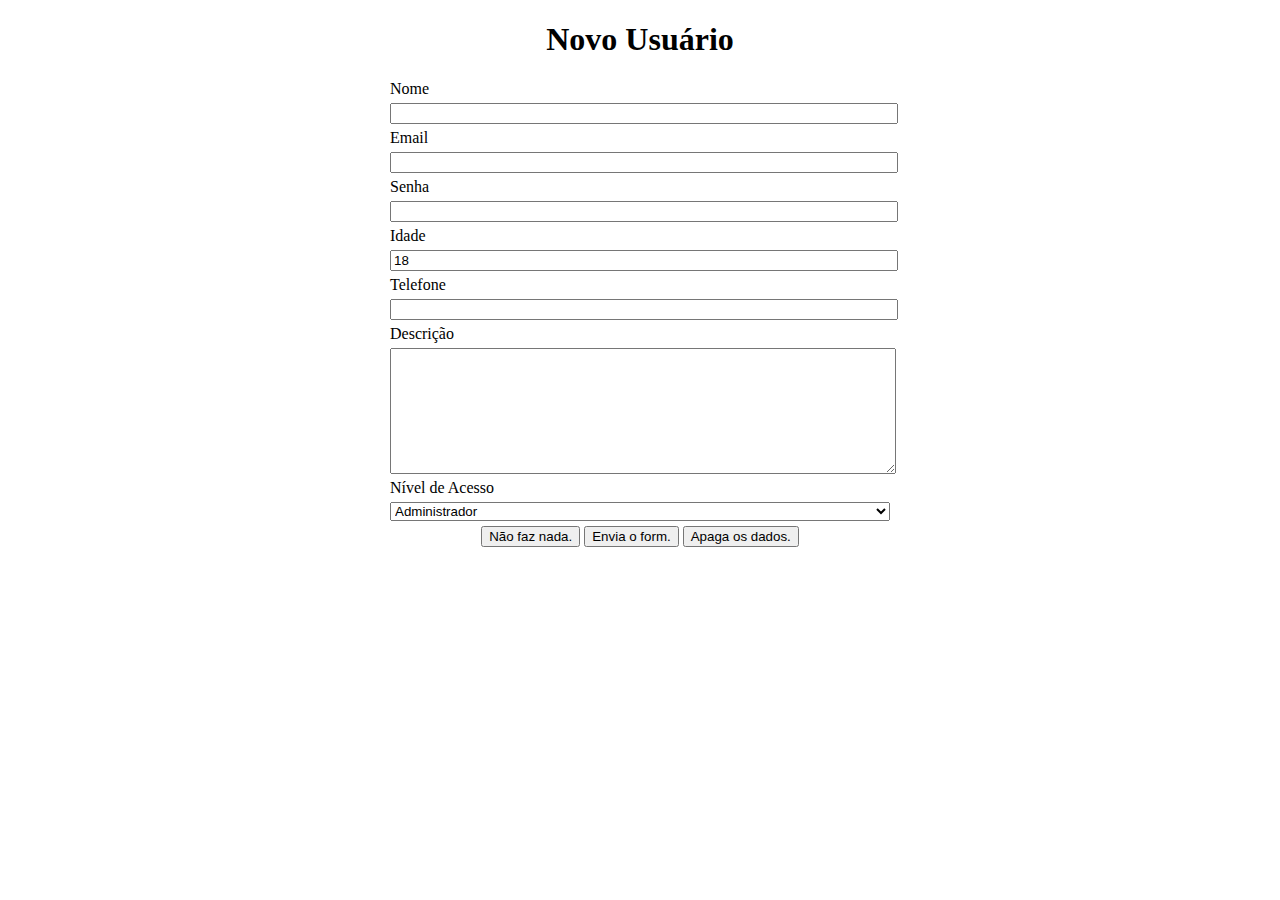
<file: html/form.html>
<!DOCTYPE html>
<html>
  <head>
    <meta charset="utf-8">
    <title>Meu Form</title>
    <style media="screen">
      section {
        text-align: center;
      }
      form {
        width: 500px;
        margin: 0 auto;
      }
      label, input, textarea, select {
        text-align: left;
        width: 100%;
        display: block;
        margin: 5px 0;
      }
    </style>
  </head>
  <body>
    <section>
      <h1>Novo Usuário</h1>
      <form method="POST" action="form.html">
        <label for="name"> Nome </label>
        <input id="name" name="name" type="text"></input>
        <label for="email"> Email </label>
        <input id="email" name="email" type="email"></input>
        <label for="pass"> Senha </label>
        <input id="pass" name="password" type="password"></input>
        <label for="age"> Idade </label>
        <input id="age" value="18" name="age" type="number"></input>
        <label for="phone"> Telefone </label>
        <input id="phone" name="tel" type="text"></input>
        <label for="textarea">Descrição</label>
        <textarea id="description" name="description" rows="8" cols="40"></textarea>
        <label for="level">Nível de Acesso</label>
        <select name="level" id="level">
          <option value="50">Administrador</option>
          <option value="22">Usuário</option>
        </select>
        <button type="button">Não faz nada.</button>
        <button type="submit">Envia o form.</button>
        <button type="cancel">Apaga os dados.</button>
      </form>
    </section>
  </body>
</html>
</file>
<file: crud/assets/css/manualTrainee.css>
@import url(https://fonts.googleapis.com/css?family=Catamaran:400,500,300,100,600,700,200,800);
/* Helpers */
.center-flex {
  display: flex;
  flex-flow: row wrap;
  justify-content: center; }
  .center-flex > * {
    margin: 7.5px; }

.start-flex {
  display: flex;
  flex-flow: row wrap;
  justify-content: flex-start; }
  .start-flex > * {
    margin: 7.5px; }

.end-flex {
  display: flex;
  flex-flow: row wrap;
  justify-content: flex-end; }
  .end-flex > * {
    margin: 7.5px; }

.btn, .btn-bounce-r, .btn-send {
  background-color: #FFF;
  border-radius: 3px;
  border: 1px solid;
  cursor: pointer;
  display: block;
  font-family: "Catamaran", Helvetica, Arial, sans-serif;
  font-size: 18px;
  margin: 15px auto;
  padding: 6px 20px; }

/* LAYOUTS - Page layout styles */
* {
  box-sizing: border-box;
  -moz-box-sizing: border-box;
  -webkit-box-sizing: border-box; }

html, body {
  width: 100%;
  height: 100%;
  margin: 0;
  padding: 0;
  color: #333; }

body {
  font-family: "Catamaran", Helvetica, Arial, sans-serif;
  font-size: 16px;
  line-height: 1.42857; }

textarea {
  resize: none; }

ul {
  margin: 0; }

section {
  width: 100%;
  padding: 50px 7%; }
  section:after {
    clear: both;
    content: "";
    display: block; }
  section .text, section .text-right {
    width: 60%;
    display: inline-block;
    vertical-align: middle; }
    section .text .image, section .text-right .image {
      display: inline-block;
      vertical-align: middle; }
  section .text-right {
    padding-left: 30px; }
  section .image {
    width: 39%;
    display: inline-block;
    vertical-align: middle;
    text-align: center;
    padding: 0 15px; }
    section .image figure {
      margin: 0; }
    section .image svg, section .image img {
      max-width: 100%; }
  @media (max-width: 768px) {
    section .text, section .text-right {
      width: 100%;
      text-align: justify;
      padding: 0; }
    section .image {
      width: 100%; }
      section .image svg, section .image img {
        max-width: 50%; } }

@media screen and (max-width: 520px) {
  section {
    overflow: hidden;
    padding: 50px 3% !important; } }
.bg {
  background-image: url("../img/app.png"); }
  .bg h1, .bg p, .bg b {
    background-color: #FFF; }

.center {
  text-align: center; }

.full {
  min-height: 100%; }

.justify {
  text-align: justify;
  background-color: #FFF;
  padding: 0 15px; }

.align-top {
  vertical-align: top !important; }

.w-box {
  padding: 30px;
  width: 80% !important;
  border: 1px solid #FFF;
  border-radius: 6px; }

video {
  width: 100%; }

.code-block {
  background-color: #282c34;
  border-radius: 5px;
  color: #abb2bf;
  display: block;
  margin: 15px 0;
  padding: 15px;
  text-align: left; }
  .code-block code {
    display: block; }
    .code-block code span {
      color: #3F4553; }

.sxs {
  display: none !important; }

@media (max-width: 520px) {
  .sxs {
    display: inline-block !important; } }
@media (max-width: 520px) {
  .hxs {
    display: none !important; } }
footer {
  background-color: #FFF;
  color: #333;
  padding-bottom: 30px;
  padding: 30px 7%;
  position: relative; }
  footer img {
    width: 150px;
    margin-bottom: 15px;
    filter: brightness(100); }
  footer p {
    margin-top: 15px;
    margin-bottom: 0; }

header {
  background-color: #7cb124;
  color: #FFF;
  height: 60px;
  padding: 0 7%;
  width: 100%; }
  header ul {
    padding: 0;
    margin: 0;
    list-style: none;
    float: right; }
  header li {
    display: inline-block;
    padding: 20px; }

h1, h2, h3 {
  margin-bottom: 10px;
  margin-top: 20px; }

h4, h5, h6 {
  margin-bottom: 10px;
  margin-top: 10px; }

h1, h2, h3, h4, h5, h6 {
  color: inherit;
  font-family: inherit;
  font-weight: 500;
  line-height: 1.3; }

h1 {
  font-size: 36px; }

h2 {
  font-size: 28px; }

h3 {
  font-size: 24px; }

h4 {
  font-size: 18px; }

h5 {
  font-size: 14px; }

h6 {
  font-size: 12px; }

p {
  font-size: 18px;
  margin: 0 0 10px; }

/* COMPONENTS */
.btn-bounce-r {
  color: #00BABA;
  vertical-align: middle;
  position: relative;
  -webkit-transform: translateZ(0);
  -moz-transform: translateZ(0);
  transform: translateZ(0);
  -webkit-transition: color 0.5s;
  -moz-transition: color 0.5s;
  transition: color 0.5s;
  -webkit-backface-visibility: hidden;
  -moz-backface-visibility: hidden;
  backface-visibility: hidden; }
  .btn-bounce-r:before {
    background-color: #00BABA;
    border-radius: 3px;
    bottom: 0;
    content: "";
    left: 0;
    position: absolute;
    right: 0;
    top: 0;
    z-index: -1;
    -webkit-transform: scaleX(0);
    -moz-transform: scaleX(0);
    transform: scaleX(0);
    -webkit-transition: transform 0.5s;
    -moz-transition: transform 0.5s;
    transition: transform 0.5s;
    -webkit-transform-origin: 50%;
    -moz-transform-origin: 50%;
    transform-origin: 50%; }
  .btn-bounce-r:hover {
    color: #FFF; }
    .btn-bounce-r:hover:before {
      -webkit-transform: scaleX(1);
      -moz-transform: scaleX(1);
      transform: scaleX(1);
      -webkit-transition-timing-function: cubic-bezier(0.52, 1.64, 0.37, 0.66);
      -moz-transition-timing-function: cubic-bezier(0.52, 1.64, 0.37, 0.66);
      transition-timing-function: cubic-bezier(0.52, 1.64, 0.37, 0.66); }
.btn-send {
  min-width: 30%;
  color: #314F4F;
  vertical-align: middle;
  position: relative;
  -webkit-transform: translateZ(0);
  -moz-transform: translateZ(0);
  transform: translateZ(0);
  -webkit-transition: color 0.5s;
  -moz-transition: color 0.5s;
  transition: color 0.5s;
  -webkit-backface-visibility: hidden;
  -moz-backface-visibility: hidden;
  backface-visibility: hidden; }
  .btn-send:before {
    background-color: #314F4F;
    border-radius: 3px;
    bottom: 0;
    content: "";
    left: 0;
    position: absolute;
    right: 0;
    top: 0;
    z-index: -1;
    -webkit-transform: scaleX(0);
    -moz-transform: scaleX(0);
    transform: scaleX(0);
    -webkit-transition: transform 0.5s;
    -moz-transition: transform 0.5s;
    transition: transform 0.5s;
    -webkit-transform-origin: 50%;
    -moz-transform-origin: 50%;
    transform-origin: 50%; }
  .btn-send:hover {
    color: #FFF; }
    .btn-send:hover:before {
      -webkit-transform: scaleX(1);
      -moz-transform: scaleX(1);
      transform: scaleX(1);
      -webkit-transition-timing-function: cubic-bezier(0.52, 1.64, 0.37, 0.66);
      -moz-transition-timing-function: cubic-bezier(0.52, 1.64, 0.37, 0.66);
      transition-timing-function: cubic-bezier(0.52, 1.64, 0.37, 0.66); }

.green {
  background-color: #70A649;
  border-color: #70A649;
  color: #FFF; }
  .green:hover {
    background-color: nill; }

.dark-blue {
  background-color: #00838F;
  border-color: #00838F;
  color: #FFF; }
  .dark-blue:hover {
    background-color: nill; }

.blue {
  background-color: #2196F3;
  border-color: #2196F3;
  color: #FFF; }
  .blue:hover {
    background-color: nill; }

.red {
  background-color: #F44336;
  border-color: #F44336;
  color: #FFF; }
  .red:hover {
    background-color: nill; }

.deed-purple {
  background-color: #6024C7;
  border-color: #6024C7;
  color: #FFF; }
  .deed-purple:hover {
    background-color: nill; }

.pink {
  background-color: #e91e63;
  border-color: #e91e63;
  color: #FFF; }
  .pink:hover {
    background-color: nill; }

.grey {
  background-color: #E3E4E6;
  border-color: #E3E4E6;
  color: #333; }
  .grey:hover {
    background-color: nill; }

.sass-pink {
  background-color: #CF649A;
  border-color: #CF649A;
  color: #FFF; }
  .sass-pink:hover {
    background-color: nill; }

.wini {
  background-color: #A33239;
  border-color: #A33239;
  color: #FFF; }
  .wini:hover {
    background-color: nill; }

.border-sass-pink {
  background-color: #FFF;
  border-color: #CF649A;
  color: #333; }
  .border-sass-pink:hover {
    background-color: nill; }

.mysql-blue {
  background-color: #5382A1;
  border-color: #5382A1;
  color: #FFF; }
  .mysql-blue:hover {
    background-color: nill; }

.mysql-orange {
  background-color: #FFA518;
  border-color: #FFA518;
  color: #333; }
  .mysql-orange:hover {
    background-color: nill; }

.tag, .tag-blue, .tag-green, .tag-orange, .tag-red {
  border-radius: 3px;
  border: 1px solid;
  cursor: pointer;
  display: inline-block;
  margin: 2.5px;
  padding: 5px 10px; }
  .tag-blue {
    background-color: #314F4F;
    border-color: #314F4F;
    color: #FFF;
    vertical-align: middle;
    position: relative;
    -webkit-transform: translateZ(0);
    -moz-transform: translateZ(0);
    transform: translateZ(0);
    -webkit-transition: color 0.5s;
    -moz-transition: color 0.5s;
    transition: color 0.5s;
    -webkit-backface-visibility: hidden;
    -moz-backface-visibility: hidden;
    backface-visibility: hidden; }
    .tag-blue:hover {
      background-color: nill; }
    .tag-blue:before {
      background-color: #FFF;
      border-radius: 3px;
      bottom: 0;
      content: "";
      left: 0;
      position: absolute;
      right: 0;
      top: 0;
      z-index: -1;
      -webkit-transform: scaleX(0);
      -moz-transform: scaleX(0);
      transform: scaleX(0);
      -webkit-transition: transform 0.5s;
      -moz-transition: transform 0.5s;
      transition: transform 0.5s;
      -webkit-transform: scaleY(0);
      -moz-transform: scaleY(0);
      transform: scaleY(0);
      -webkit-transform-origin: 50% 0;
      -moz-transform-origin: 50% 0;
      transform-origin: 50% 0; }
    .tag-blue:hover {
      color: #333; }
      .tag-blue:hover:before {
        -webkit-transform: scaleX(1);
        -moz-transform: scaleX(1);
        transform: scaleX(1);
        -webkit-transition-timing-function: cubic-bezier(0.52, 1.64, 0.37, 0.66);
        -moz-transition-timing-function: cubic-bezier(0.52, 1.64, 0.37, 0.66);
        transition-timing-function: cubic-bezier(0.52, 1.64, 0.37, 0.66); }
  .tag-green {
    background-color: #7CB124;
    border-color: #7CB124;
    color: #FFF;
    vertical-align: middle;
    position: relative;
    -webkit-transform: translateZ(0);
    -moz-transform: translateZ(0);
    transform: translateZ(0);
    -webkit-transition: color 0.5s;
    -moz-transition: color 0.5s;
    transition: color 0.5s;
    -webkit-backface-visibility: hidden;
    -moz-backface-visibility: hidden;
    backface-visibility: hidden; }
    .tag-green:hover {
      background-color: nill; }
    .tag-green:before {
      background-color: #FFF;
      border-radius: 3px;
      bottom: 0;
      content: "";
      left: 0;
      position: absolute;
      right: 0;
      top: 0;
      z-index: -1;
      -webkit-transform: scaleX(0);
      -moz-transform: scaleX(0);
      transform: scaleX(0);
      -webkit-transition: transform 0.5s;
      -moz-transition: transform 0.5s;
      transition: transform 0.5s;
      -webkit-transform-origin: 100% 50%;
      -moz-transform-origin: 100% 50%;
      transform-origin: 100% 50%; }
    .tag-green:hover {
      color: #333; }
      .tag-green:hover:before {
        -webkit-transform: scaleX(1);
        -moz-transform: scaleX(1);
        transform: scaleX(1);
        -webkit-transition-timing-function: cubic-bezier(0.52, 1.64, 0.37, 0.66);
        -moz-transition-timing-function: cubic-bezier(0.52, 1.64, 0.37, 0.66);
        transition-timing-function: cubic-bezier(0.52, 1.64, 0.37, 0.66); }
  .tag-orange {
    background-color: #EB891C;
    border-color: #EB891C;
    color: #FFF;
    vertical-align: middle;
    position: relative;
    -webkit-transform: translateZ(0);
    -moz-transform: translateZ(0);
    transform: translateZ(0);
    -webkit-transition: color 0.5s;
    -moz-transition: color 0.5s;
    transition: color 0.5s;
    -webkit-backface-visibility: hidden;
    -moz-backface-visibility: hidden;
    backface-visibility: hidden; }
    .tag-orange:hover {
      background-color: nill; }
    .tag-orange:before {
      background-color: #FFF;
      border-radius: 3px;
      bottom: 0;
      content: "";
      left: 0;
      position: absolute;
      right: 0;
      top: 0;
      z-index: -1;
      -webkit-transform: scaleX(0);
      -moz-transform: scaleX(0);
      transform: scaleX(0);
      -webkit-transition: transform 0.5s;
      -moz-transition: transform 0.5s;
      transition: transform 0.5s;
      -webkit-transform: scaleY(0);
      -moz-transform: scaleY(0);
      transform: scaleY(0);
      -webkit-transform-origin: 50% 100%;
      -moz-transform-origin: 50% 100%;
      transform-origin: 50% 100%; }
    .tag-orange:hover {
      color: #333; }
      .tag-orange:hover:before {
        -webkit-transform: scaleX(1);
        -moz-transform: scaleX(1);
        transform: scaleX(1);
        -webkit-transition-timing-function: cubic-bezier(0.52, 1.64, 0.37, 0.66);
        -moz-transition-timing-function: cubic-bezier(0.52, 1.64, 0.37, 0.66);
        transition-timing-function: cubic-bezier(0.52, 1.64, 0.37, 0.66); }
  .tag-red {
    background-color: #FA7459;
    border-color: #FA7459;
    color: #FFF;
    vertical-align: middle;
    position: relative;
    -webkit-transform: translateZ(0);
    -moz-transform: translateZ(0);
    transform: translateZ(0);
    -webkit-transition: color 0.5s;
    -moz-transition: color 0.5s;
    transition: color 0.5s;
    -webkit-backface-visibility: hidden;
    -moz-backface-visibility: hidden;
    backface-visibility: hidden; }
    .tag-red:hover {
      background-color: nill; }
    .tag-red:before {
      background-color: #FFF;
      border-radius: 3px;
      bottom: 0;
      content: "";
      left: 0;
      position: absolute;
      right: 0;
      top: 0;
      z-index: -1;
      -webkit-transform: scaleX(0);
      -moz-transform: scaleX(0);
      transform: scaleX(0);
      -webkit-transition: transform 0.5s;
      -moz-transition: transform 0.5s;
      transition: transform 0.5s;
      -webkit-transform-origin: 0 50%;
      -moz-transform-origin: 0 50%;
      transform-origin: 0 50%; }
    .tag-red:hover {
      color: #333; }
      .tag-red:hover:before {
        -webkit-transform: scaleX(1);
        -moz-transform: scaleX(1);
        transform: scaleX(1);
        -webkit-transition-timing-function: cubic-bezier(0.52, 1.64, 0.37, 0.66);
        -moz-transition-timing-function: cubic-bezier(0.52, 1.64, 0.37, 0.66);
        transition-timing-function: cubic-bezier(0.52, 1.64, 0.37, 0.66); }
  .tag-blue {
    background-color: #2196F3;
    border-color: #2196F3;
    color: #FFF;
    vertical-align: middle;
    position: relative;
    -webkit-transform: translateZ(0);
    -moz-transform: translateZ(0);
    transform: translateZ(0);
    -webkit-transition: color 0.5s;
    -moz-transition: color 0.5s;
    transition: color 0.5s;
    -webkit-backface-visibility: hidden;
    -moz-backface-visibility: hidden;
    backface-visibility: hidden; }
    .tag-blue:hover {
      background-color: nill; }
    .tag-blue:before {
      background-color: #FFF;
      border-radius: 3px;
      bottom: 0;
      content: "";
      left: 0;
      position: absolute;
      right: 0;
      top: 0;
      z-index: -1;
      -webkit-transform: scaleX(0);
      -moz-transform: scaleX(0);
      transform: scaleX(0);
      -webkit-transition: transform 0.5s;
      -moz-transition: transform 0.5s;
      transition: transform 0.5s;
      -webkit-transform-origin: 0 50%;
      -moz-transform-origin: 0 50%;
      transform-origin: 0 50%; }
    .tag-blue:hover {
      color: #333; }
      .tag-blue:hover:before {
        -webkit-transform: scaleX(1);
        -moz-transform: scaleX(1);
        transform: scaleX(1);
        -webkit-transition-timing-function: cubic-bezier(0.52, 1.64, 0.37, 0.66);
        -moz-transition-timing-function: cubic-bezier(0.52, 1.64, 0.37, 0.66);
        transition-timing-function: cubic-bezier(0.52, 1.64, 0.37, 0.66); }

.active {
  background-color: #FFF;
  color: #333; }

.text table, section .text-right table {
  border: 1px solid #FFF;
  border-collapse: collapse;
  width: 100%; }
  .text table.bg-white, section .text-right table.bg-white {
    border-color: #333; }
    .text table.bg-white td, section .text-right table.bg-white td {
      border-color: #333; }
  .text table td, section .text-right table td {
    border: 1px solid #FFF;
    padding: 10px 15px; }

/* PAGES - Individual styles */
.reduces {
  max-height: 300px; }

.tree {
  max-height: 500px; }

.tools {
  height: auto;
  display: table;
  text-align: center; }
  .tools h1 {
    color: #fff; }
  .tools main {
    width: 100%; }
  .tools .tool {
    width: 15%;
    display: inline-block;
    margin: 15px 30px;
    color: #FFF;
    text-decoration: none;
    vertical-align: top; }
    .tools .tool img {
      background-color: #fff;
      background-position: center;
      background-repeat: no-repeat;
      background-size: 100%;
      border-radius: 50%;
      border: 3px solid #FFF;
      display: inline-block;
      line-height: 10em;
      width: 100%;
      -webkit-transition: all 0.1s linear;
      -moz-transition: all 0.1s linear;
      transition: all 0.1s linear; }
      .tools .tool img:hover {
        box-shadow: 0px 0px 0px 5px #77BB53, 0px 0px 0px 10px #FFF; }

@media (max-width: 992px) {
  .tools .tool {
    width: 25%;
    margin: 15px; } }
@media (max-width: 520px) {
  .tools .tool {
    width: 40%;
    margin: 30px 7.5px; } }

/*# sourceMappingURL=manualTrainee.css.map */
</file>
<file: assets/css/manualTrainee.css>
@import url(https://fonts.googleapis.com/css?family=Catamaran:400,500,300,100,600,700,200,800);
/* Helpers */
.center-flex {
  display: flex;
  flex-flow: row wrap;
  justify-content: center; }
  .center-flex > * {
    margin: 7.5px; }

.start-flex {
  display: flex;
  flex-flow: row wrap;
  justify-content: flex-start; }
  .start-flex > * {
    margin: 7.5px; }

.end-flex {
  display: flex;
  flex-flow: row wrap;
  justify-content: flex-end; }
  .end-flex > * {
    margin: 7.5px; }

.btn, .btn-bounce-r, .btn-send {
  background-color: #FFF;
  border-radius: 3px;
  border: 1px solid;
  cursor: pointer;
  display: block;
  font-family: "Catamaran", Helvetica, Arial, sans-serif;
  font-size: 18px;
  margin: 15px auto;
  padding: 6px 20px; }

/* LAYOUTS - Page layout styles */
.menu {
  list-style-type: none;
  padding: 0;
  margin-top: 30px; }
  .menu a {
    text-decoration: none; }
    .menu a.inactive {
      pointer-events: none; }
      .menu a.inactive li {
        background-color: #64B3F2;
        border-color: #64B3F2;
        color: #333; }
        .menu a.inactive li:hover {
          background-color: nill; }
  .menu li {
    background-color: #FFF;
    border-color: #FFF;
    color: #333;
    padding: 10px;
    margin: 5px 0;
    text-align: left;
    border-radius: 5px;
    -webkit-transition: all 0.2s;
    -moz-transition: all 0.2s;
    transition: all 0.2s; }
    .menu li:hover {
      background-color: nill; }
    .menu li:hover {
      background-color: #E3E4E6; }
    .menu li img {
      height: 30px;
      vertical-align: bottom; }
      .menu li img.invert {
        -webkit-filter: invert(60%);
        -o-filter: invert(60%);
        filter: invert(60%); }

* {
  box-sizing: border-box;
  -moz-box-sizing: border-box;
  -webkit-box-sizing: border-box; }

html, body {
  width: 100%;
  height: 100%;
  margin: 0;
  padding: 0;
  color: #333; }

body {
  font-family: "Catamaran", Helvetica, Arial, sans-serif;
  font-size: 16px;
  line-height: 1.42857; }

textarea {
  resize: none; }

ul {
  margin: 0;
  text-align: left; }

section {
  width: 100%;
  padding: 50px 7%; }
  section:after {
    clear: both;
    content: "";
    display: block; }
  section .text, section .text-right {
    width: 60%;
    display: inline-block;
    vertical-align: middle; }
    section .text .image, section .text-right .image {
      display: inline-block;
      vertical-align: middle; }
  section .text-right {
    padding-left: 30px; }
  section .image {
    width: 39%;
    display: inline-block;
    vertical-align: middle;
    text-align: center;
    padding: 0 15px; }
    section .image figure {
      margin: 0; }
    section .image svg, section .image img {
      max-width: 100%; }
  @media (max-width: 768px) {
    section .text, section .text-right {
      width: 100%;
      text-align: justify;
      padding: 0; }
    section .image {
      width: 100%; }
      section .image svg, section .image img {
        max-width: 50%; } }

@media screen and (max-width: 520px) {
  section {
    overflow: hidden;
    padding: 50px 3% !important; } }
.bg {
  background-image: url("../img/app.png"); }
  .bg h1, .bg p, .bg b {
    background-color: #FFF; }

.center {
  text-align: center; }

.full {
  height: 100%;
  max-height: 760px; }

.justify {
  text-align: justify;
  background-color: #FFF;
  padding: 0 15px; }

.align-top {
  vertical-align: top !important; }

.c-box {
  border-radius: 6px;
  margin: 10px 0;
  padding: 15px 30px; }

.w-box {
  padding: 30px;
  width: 80% !important;
  border: 1px solid #FFF;
  border-radius: 6px; }

video {
  width: 100%; }

.code-block {
  background-color: #282c34;
  border-radius: 5px;
  color: #abb2bf;
  display: block;
  margin: 15px 0;
  padding: 15px;
  text-align: left; }
  .code-block code {
    display: block; }
    .code-block code span {
      color: #3F4553; }

.sxs {
  display: none !important; }

@media (max-width: 520px) {
  .sxs {
    display: inline-block !important; } }
@media (max-width: 520px) {
  .hxs {
    display: none !important; } }
footer {
  background-color: #FFF;
  color: #333;
  padding-bottom: 30px;
  padding: 30px 7%;
  position: relative; }
  footer img {
    width: 150px;
    margin-bottom: 15px;
    filter: brightness(100); }
  footer p {
    margin-top: 15px;
    margin-bottom: 0; }

header {
  background-color: #7cb124;
  color: #FFF;
  height: 60px;
  padding: 0 7%;
  width: 100%; }
  header ul {
    padding: 0;
    margin: 0;
    list-style: none;
    float: right; }
  header li {
    display: inline-block;
    padding: 20px; }

h1, h2, h3 {
  margin-bottom: 10px;
  margin-top: 20px; }

h4, h5, h6 {
  margin-bottom: 10px;
  margin-top: 10px; }

h1, h2, h3, h4, h5, h6 {
  color: inherit;
  font-family: inherit;
  font-weight: 500;
  line-height: 1.3; }

h1 {
  font-size: 36px; }

h2 {
  font-size: 28px; }

h3 {
  font-size: 24px; }

h4 {
  font-size: 18px; }

h5 {
  font-size: 14px; }

h6 {
  font-size: 12px; }

p {
  font-size: 18px;
  margin: 0 0 10px; }

/* COMPONENTS */
.btn-bounce-r {
  color: #00BABA;
  vertical-align: middle;
  position: relative;
  -webkit-transform: translateZ(0);
  -moz-transform: translateZ(0);
  transform: translateZ(0);
  -webkit-transition: color 0.5s;
  -moz-transition: color 0.5s;
  transition: color 0.5s;
  -webkit-backface-visibility: hidden;
  -moz-backface-visibility: hidden;
  backface-visibility: hidden; }
  .btn-bounce-r:before {
    background-color: #00BABA;
    border-radius: 3px;
    bottom: 0;
    content: "";
    left: 0;
    position: absolute;
    right: 0;
    top: 0;
    z-index: -1;
    -webkit-transform: scaleX(0);
    -moz-transform: scaleX(0);
    transform: scaleX(0);
    -webkit-transition: transform 0.5s;
    -moz-transition: transform 0.5s;
    transition: transform 0.5s;
    -webkit-transform-origin: 50%;
    -moz-transform-origin: 50%;
    transform-origin: 50%; }
  .btn-bounce-r:hover {
    color: #FFF; }
    .btn-bounce-r:hover:before {
      -webkit-transform: scaleX(1);
      -moz-transform: scaleX(1);
      transform: scaleX(1);
      -webkit-transition-timing-function: cubic-bezier(0.52, 1.64, 0.37, 0.66);
      -moz-transition-timing-function: cubic-bezier(0.52, 1.64, 0.37, 0.66);
      transition-timing-function: cubic-bezier(0.52, 1.64, 0.37, 0.66); }
.btn-send {
  min-width: 30%;
  color: #314F4F;
  vertical-align: middle;
  position: relative;
  -webkit-transform: translateZ(0);
  -moz-transform: translateZ(0);
  transform: translateZ(0);
  -webkit-transition: color 0.5s;
  -moz-transition: color 0.5s;
  transition: color 0.5s;
  -webkit-backface-visibility: hidden;
  -moz-backface-visibility: hidden;
  backface-visibility: hidden; }
  .btn-send:before {
    background-color: #314F4F;
    border-radius: 3px;
    bottom: 0;
    content: "";
    left: 0;
    position: absolute;
    right: 0;
    top: 0;
    z-index: -1;
    -webkit-transform: scaleX(0);
    -moz-transform: scaleX(0);
    transform: scaleX(0);
    -webkit-transition: transform 0.5s;
    -moz-transition: transform 0.5s;
    transition: transform 0.5s;
    -webkit-transform-origin: 50%;
    -moz-transform-origin: 50%;
    transform-origin: 50%; }
  .btn-send:hover {
    color: #FFF; }
    .btn-send:hover:before {
      -webkit-transform: scaleX(1);
      -moz-transform: scaleX(1);
      transform: scaleX(1);
      -webkit-transition-timing-function: cubic-bezier(0.52, 1.64, 0.37, 0.66);
      -moz-transition-timing-function: cubic-bezier(0.52, 1.64, 0.37, 0.66);
      transition-timing-function: cubic-bezier(0.52, 1.64, 0.37, 0.66); }

.js-yellow {
  background-color: #E5A228;
  border-color: #E5A228;
  color: #FFF; }
  .js-yellow:hover {
    background-color: nill; }

.green {
  background-color: #70A649;
  border-color: #70A649;
  color: #FFF; }
  .green:hover {
    background-color: nill; }

.dark-blue {
  background-color: #00838F;
  border-color: #00838F;
  color: #FFF; }
  .dark-blue:hover {
    background-color: nill; }

.blue {
  background-color: #2196F3;
  border-color: #2196F3;
  color: #FFF; }
  .blue:hover {
    background-color: nill; }

.red {
  background-color: #F44336;
  border-color: #F44336;
  color: #FFF; }
  .red:hover {
    background-color: nill; }

.deed-purple {
  background-color: #6024C7;
  border-color: #6024C7;
  color: #FFF; }
  .deed-purple:hover {
    background-color: nill; }

.pink {
  background-color: #e91e63;
  border-color: #e91e63;
  color: #FFF; }
  .pink:hover {
    background-color: nill; }

.grey {
  background-color: #E3E4E6;
  border-color: #E3E4E6;
  color: #333; }
  .grey:hover {
    background-color: nill; }

.sass-pink {
  background-color: #CF649A;
  border-color: #CF649A;
  color: #FFF; }
  .sass-pink:hover {
    background-color: nill; }

.wini {
  background-color: #A33239;
  border-color: #A33239;
  color: #FFF; }
  .wini:hover {
    background-color: nill; }

.border-sass-pink {
  background-color: #FFF;
  border-color: #CF649A;
  color: #333; }
  .border-sass-pink:hover {
    background-color: nill; }

.mysql-blue {
  background-color: #5382A1;
  border-color: #5382A1;
  color: #FFF; }
  .mysql-blue:hover {
    background-color: nill; }

.mysql-orange {
  background-color: #FFA518;
  border-color: #FFA518;
  color: #333; }
  .mysql-orange:hover {
    background-color: nill; }

.white {
  background-color: #FFF;
  border-color: #FFF;
  color: #333; }
  .white:hover {
    background-color: nill; }

.html-orange {
  background-color: #E44D26;
  border-color: #E44D26;
  color: #FFF; }
  .html-orange:hover {
    background-color: nill; }

.ionic-blue {
  background-color: #298fff;
  border-color: #298fff;
  color: #FFF; }
  .ionic-blue:hover {
    background-color: nill; }

.tag, .tag-blue, .tag-green, .tag-orange, .tag-red {
  border-radius: 3px;
  border: 1px solid;
  cursor: pointer;
  display: inline-block;
  margin: 2.5px;
  padding: 5px 10px; }
  .tag-blue {
    background-color: #314F4F;
    border-color: #314F4F;
    color: #FFF;
    vertical-align: middle;
    position: relative;
    -webkit-transform: translateZ(0);
    -moz-transform: translateZ(0);
    transform: translateZ(0);
    -webkit-transition: color 0.5s;
    -moz-transition: color 0.5s;
    transition: color 0.5s;
    -webkit-backface-visibility: hidden;
    -moz-backface-visibility: hidden;
    backface-visibility: hidden; }
    .tag-blue:hover {
      background-color: nill; }
    .tag-blue:before {
      background-color: #FFF;
      border-radius: 3px;
      bottom: 0;
      content: "";
      left: 0;
      position: absolute;
      right: 0;
      top: 0;
      z-index: -1;
      -webkit-transform: scaleX(0);
      -moz-transform: scaleX(0);
      transform: scaleX(0);
      -webkit-transition: transform 0.5s;
      -moz-transition: transform 0.5s;
      transition: transform 0.5s;
      -webkit-transform: scaleY(0);
      -moz-transform: scaleY(0);
      transform: scaleY(0);
      -webkit-transform-origin: 50% 0;
      -moz-transform-origin: 50% 0;
      transform-origin: 50% 0; }
    .tag-blue:hover {
      color: #333; }
      .tag-blue:hover:before {
        -webkit-transform: scaleX(1);
        -moz-transform: scaleX(1);
        transform: scaleX(1);
        -webkit-transition-timing-function: cubic-bezier(0.52, 1.64, 0.37, 0.66);
        -moz-transition-timing-function: cubic-bezier(0.52, 1.64, 0.37, 0.66);
        transition-timing-function: cubic-bezier(0.52, 1.64, 0.37, 0.66); }
  .tag-green {
    background-color: #7CB124;
    border-color: #7CB124;
    color: #FFF;
    vertical-align: middle;
    position: relative;
    -webkit-transform: translateZ(0);
    -moz-transform: translateZ(0);
    transform: translateZ(0);
    -webkit-transition: color 0.5s;
    -moz-transition: color 0.5s;
    transition: color 0.5s;
    -webkit-backface-visibility: hidden;
    -moz-backface-visibility: hidden;
    backface-visibility: hidden; }
    .tag-green:hover {
      background-color: nill; }
    .tag-green:before {
      background-color: #FFF;
      border-radius: 3px;
      bottom: 0;
      content: "";
      left: 0;
      position: absolute;
      right: 0;
      top: 0;
      z-index: -1;
      -webkit-transform: scaleX(0);
      -moz-transform: scaleX(0);
      transform: scaleX(0);
      -webkit-transition: transform 0.5s;
      -moz-transition: transform 0.5s;
      transition: transform 0.5s;
      -webkit-transform-origin: 100% 50%;
      -moz-transform-origin: 100% 50%;
      transform-origin: 100% 50%; }
    .tag-green:hover {
      color: #333; }
      .tag-green:hover:before {
        -webkit-transform: scaleX(1);
        -moz-transform: scaleX(1);
        transform: scaleX(1);
        -webkit-transition-timing-function: cubic-bezier(0.52, 1.64, 0.37, 0.66);
        -moz-transition-timing-function: cubic-bezier(0.52, 1.64, 0.37, 0.66);
        transition-timing-function: cubic-bezier(0.52, 1.64, 0.37, 0.66); }
  .tag-orange {
    background-color: #EB891C;
    border-color: #EB891C;
    color: #FFF;
    vertical-align: middle;
    position: relative;
    -webkit-transform: translateZ(0);
    -moz-transform: translateZ(0);
    transform: translateZ(0);
    -webkit-transition: color 0.5s;
    -moz-transition: color 0.5s;
    transition: color 0.5s;
    -webkit-backface-visibility: hidden;
    -moz-backface-visibility: hidden;
    backface-visibility: hidden; }
    .tag-orange:hover {
      background-color: nill; }
    .tag-orange:before {
      background-color: #FFF;
      border-radius: 3px;
      bottom: 0;
      content: "";
      left: 0;
      position: absolute;
      right: 0;
      top: 0;
      z-index: -1;
      -webkit-transform: scaleX(0);
      -moz-transform: scaleX(0);
      transform: scaleX(0);
      -webkit-transition: transform 0.5s;
      -moz-transition: transform 0.5s;
      transition: transform 0.5s;
      -webkit-transform: scaleY(0);
      -moz-transform: scaleY(0);
      transform: scaleY(0);
      -webkit-transform-origin: 50% 100%;
      -moz-transform-origin: 50% 100%;
      transform-origin: 50% 100%; }
    .tag-orange:hover {
      color: #333; }
      .tag-orange:hover:before {
        -webkit-transform: scaleX(1);
        -moz-transform: scaleX(1);
        transform: scaleX(1);
        -webkit-transition-timing-function: cubic-bezier(0.52, 1.64, 0.37, 0.66);
        -moz-transition-timing-function: cubic-bezier(0.52, 1.64, 0.37, 0.66);
        transition-timing-function: cubic-bezier(0.52, 1.64, 0.37, 0.66); }
  .tag-red {
    background-color: #FA7459;
    border-color: #FA7459;
    color: #FFF;
    vertical-align: middle;
    position: relative;
    -webkit-transform: translateZ(0);
    -moz-transform: translateZ(0);
    transform: translateZ(0);
    -webkit-transition: color 0.5s;
    -moz-transition: color 0.5s;
    transition: color 0.5s;
    -webkit-backface-visibility: hidden;
    -moz-backface-visibility: hidden;
    backface-visibility: hidden; }
    .tag-red:hover {
      background-color: nill; }
    .tag-red:before {
      background-color: #FFF;
      border-radius: 3px;
      bottom: 0;
      content: "";
      left: 0;
      position: absolute;
      right: 0;
      top: 0;
      z-index: -1;
      -webkit-transform: scaleX(0);
      -moz-transform: scaleX(0);
      transform: scaleX(0);
      -webkit-transition: transform 0.5s;
      -moz-transition: transform 0.5s;
      transition: transform 0.5s;
      -webkit-transform-origin: 0 50%;
      -moz-transform-origin: 0 50%;
      transform-origin: 0 50%; }
    .tag-red:hover {
      color: #333; }
      .tag-red:hover:before {
        -webkit-transform: scaleX(1);
        -moz-transform: scaleX(1);
        transform: scaleX(1);
        -webkit-transition-timing-function: cubic-bezier(0.52, 1.64, 0.37, 0.66);
        -moz-transition-timing-function: cubic-bezier(0.52, 1.64, 0.37, 0.66);
        transition-timing-function: cubic-bezier(0.52, 1.64, 0.37, 0.66); }
  .tag-blue {
    background-color: #2196F3;
    border-color: #2196F3;
    color: #FFF;
    vertical-align: middle;
    position: relative;
    -webkit-transform: translateZ(0);
    -moz-transform: translateZ(0);
    transform: translateZ(0);
    -webkit-transition: color 0.5s;
    -moz-transition: color 0.5s;
    transition: color 0.5s;
    -webkit-backface-visibility: hidden;
    -moz-backface-visibility: hidden;
    backface-visibility: hidden; }
    .tag-blue:hover {
      background-color: nill; }
    .tag-blue:before {
      background-color: #FFF;
      border-radius: 3px;
      bottom: 0;
      content: "";
      left: 0;
      position: absolute;
      right: 0;
      top: 0;
      z-index: -1;
      -webkit-transform: scaleX(0);
      -moz-transform: scaleX(0);
      transform: scaleX(0);
      -webkit-transition: transform 0.5s;
      -moz-transition: transform 0.5s;
      transition: transform 0.5s;
      -webkit-transform-origin: 0 50%;
      -moz-transform-origin: 0 50%;
      transform-origin: 0 50%; }
    .tag-blue:hover {
      color: #333; }
      .tag-blue:hover:before {
        -webkit-transform: scaleX(1);
        -moz-transform: scaleX(1);
        transform: scaleX(1);
        -webkit-transition-timing-function: cubic-bezier(0.52, 1.64, 0.37, 0.66);
        -moz-transition-timing-function: cubic-bezier(0.52, 1.64, 0.37, 0.66);
        transition-timing-function: cubic-bezier(0.52, 1.64, 0.37, 0.66); }

.active {
  background-color: #FFF;
  color: #333; }

.text table, section .text-right table {
  border: 1px solid #FFF;
  border-collapse: collapse;
  width: 100%; }
  .text table.bg-white, section .text-right table.bg-white {
    border-color: #333; }
    .text table.bg-white td, section .text-right table.bg-white td {
      border-color: #333; }
  .text table td, section .text-right table td {
    border: 1px solid #FFF;
    padding: 10px 15px; }
  .text table tr:nth-child(even), section .text-right table tr:nth-child(even) {
    background-color: #d9e5f8; }

.code-block .hl-tag {
  color: #C33668; }
.code-block .attr {
  color: #81de2b; }
.code-block .value {
  color: #CEC74D; }
.code-block .func {
  color: #13C0A8; }

/* PAGES - Individual styles */
.reduces {
  max-height: 300px; }

.tree {
  max-height: 500px; }

.tools {
  height: auto;
  display: table;
  text-align: center; }
  .tools h1 {
    color: #fff; }
  .tools main {
    width: 100%; }
  .tools .tool {
    width: 15%;
    display: inline-block;
    margin: 15px 30px;
    color: #FFF;
    text-decoration: none;
    vertical-align: top; }
    .tools .tool img {
      background-color: #fff;
      background-position: center;
      background-repeat: no-repeat;
      background-size: 100%;
      border-radius: 50%;
      border: 3px solid #FFF;
      display: inline-block;
      line-height: 10em;
      width: 100%;
      -webkit-transition: all 0.1s linear;
      -moz-transition: all 0.1s linear;
      transition: all 0.1s linear; }
      .tools .tool img:hover {
        box-shadow: 0px 0px 0px 5px #77BB53, 0px 0px 0px 10px #FFF; }

@media (max-width: 992px) {
  .tools .tool {
    width: 25%;
    margin: 15px; } }
@media (max-width: 520px) {
  .tools .tool {
    width: 40%;
    margin: 30px 7.5px; } }

/*# sourceMappingURL=manualTrainee.css.map */
</file>
<file: ilp/assets/css/manualTrainee.css>
@import url(https://fonts.googleapis.com/css?family=Catamaran:400,500,300,100,600,700,200,800);
/* Helpers */
.center-flex {
  display: flex;
  flex-flow: row wrap;
  justify-content: center; }
  .center-flex > * {
    margin: 7.5px; }

.start-flex {
  display: flex;
  flex-flow: row wrap;
  justify-content: flex-start; }
  .start-flex > * {
    margin: 7.5px; }

.end-flex {
  display: flex;
  flex-flow: row wrap;
  justify-content: flex-end; }
  .end-flex > * {
    margin: 7.5px; }

.btn, .btn-bounce-r, .btn-send {
  background-color: #FFF;
  border-radius: 3px;
  border: 1px solid;
  cursor: pointer;
  display: block;
  font-family: "Catamaran", Helvetica, Arial, sans-serif;
  font-size: 18px;
  margin: 15px auto;
  padding: 6px 20px; }

/* LAYOUTS - Page layout styles */
* {
  box-sizing: border-box;
  -moz-box-sizing: border-box;
  -webkit-box-sizing: border-box; }

html, body {
  width: 100%;
  height: 100%;
  margin: 0;
  padding: 0;
  color: #333; }

body {
  font-family: "Catamaran", Helvetica, Arial, sans-serif;
  font-size: 16px;
  line-height: 1.42857; }

textarea {
  resize: none; }

ul {
  margin: 0; }

section {
  width: 100%;
  padding: 50px 7%; }
  section:after {
    clear: both;
    content: "";
    display: block; }
  section .text, section .text-right {
    width: 60%;
    display: inline-block;
    vertical-align: middle; }
    section .text .image, section .text-right .image {
      display: inline-block;
      vertical-align: middle; }
  section .text-right {
    padding-left: 30px; }
  section .image {
    width: 39%;
    display: inline-block;
    vertical-align: middle;
    text-align: center;
    padding: 0 15px; }
    section .image figure {
      margin: 0; }
    section .image svg, section .image img {
      max-width: 100%; }
  @media (max-width: 768px) {
    section .text, section .text-right {
      width: 100%;
      text-align: justify;
      padding: 0; }
    section .image {
      width: 100%; }
      section .image svg, section .image img {
        max-width: 50%; } }

@media screen and (max-width: 520px) {
  section {
    overflow: hidden;
    padding: 50px 3% !important; } }
.bg {
  background-image: url("../img/app.png"); }
  .bg h1, .bg p, .bg b {
    background-color: #FFF; }

.center {
  text-align: center; }

.full {
  min-height: 100%; }

.justify {
  text-align: justify;
  background-color: #FFF;
  padding: 0 15px; }

.align-top {
  vertical-align: top !important; }

.w-box {
  padding: 30px;
  width: 80% !important;
  border: 1px solid #FFF;
  border-radius: 6px; }

.code-block {
  background-color: #282c34;
  border-radius: 5px;
  color: #abb2bf;
  display: block;
  margin: 15px 0;
  padding: 15px;
  text-align: left; }
  .code-block code {
    display: block; }
    .code-block code span {
      color: #3F4553; }

.sxs {
  display: none !important; }

@media (max-width: 520px) {
  .sxs {
    display: inline-block !important; } }
@media (max-width: 520px) {
  .hxs {
    display: none !important; } }
footer {
  background-color: #FFF;
  color: #333;
  padding-bottom: 30px;
  padding: 30px 7%;
  position: relative; }
  footer img {
    width: 150px;
    margin-bottom: 15px;
    filter: brightness(100); }
  footer p {
    margin-top: 15px;
    margin-bottom: 0; }

header {
  background-color: #7cb124;
  color: #FFF;
  height: 60px;
  padding: 0 7%;
  width: 100%; }
  header ul {
    padding: 0;
    margin: 0;
    list-style: none;
    float: right; }
  header li {
    display: inline-block;
    padding: 20px; }

h1, h2, h3 {
  margin-bottom: 10px;
  margin-top: 20px; }

h4, h5, h6 {
  margin-bottom: 10px;
  margin-top: 10px; }

h1, h2, h3, h4, h5, h6 {
  color: inherit;
  font-family: inherit;
  font-weight: 500;
  line-height: 1.3; }

h1 {
  font-size: 36px; }

h2 {
  font-size: 28px; }

h3 {
  font-size: 24px; }

h4 {
  font-size: 18px; }

h5 {
  font-size: 14px; }

h6 {
  font-size: 12px; }

p {
  font-size: 18px;
  margin: 0 0 10px; }

/* COMPONENTS */
.btn-bounce-r {
  color: #00BABA;
  vertical-align: middle;
  position: relative;
  -webkit-transform: translateZ(0);
  -moz-transform: translateZ(0);
  transform: translateZ(0);
  -webkit-transition: color 0.5s;
  -moz-transition: color 0.5s;
  transition: color 0.5s;
  -webkit-backface-visibility: hidden;
  -moz-backface-visibility: hidden;
  backface-visibility: hidden; }
  .btn-bounce-r:before {
    background-color: #00BABA;
    border-radius: 3px;
    bottom: 0;
    content: "";
    left: 0;
    position: absolute;
    right: 0;
    top: 0;
    z-index: -1;
    -webkit-transform: scaleX(0);
    -moz-transform: scaleX(0);
    transform: scaleX(0);
    -webkit-transition: transform 0.5s;
    -moz-transition: transform 0.5s;
    transition: transform 0.5s;
    -webkit-transform-origin: 50%;
    -moz-transform-origin: 50%;
    transform-origin: 50%; }
  .btn-bounce-r:hover {
    color: #FFF; }
    .btn-bounce-r:hover:before {
      -webkit-transform: scaleX(1);
      -moz-transform: scaleX(1);
      transform: scaleX(1);
      -webkit-transition-timing-function: cubic-bezier(0.52, 1.64, 0.37, 0.66);
      -moz-transition-timing-function: cubic-bezier(0.52, 1.64, 0.37, 0.66);
      transition-timing-function: cubic-bezier(0.52, 1.64, 0.37, 0.66); }
.btn-send {
  min-width: 30%;
  color: #314F4F;
  vertical-align: middle;
  position: relative;
  -webkit-transform: translateZ(0);
  -moz-transform: translateZ(0);
  transform: translateZ(0);
  -webkit-transition: color 0.5s;
  -moz-transition: color 0.5s;
  transition: color 0.5s;
  -webkit-backface-visibility: hidden;
  -moz-backface-visibility: hidden;
  backface-visibility: hidden; }
  .btn-send:before {
    background-color: #314F4F;
    border-radius: 3px;
    bottom: 0;
    content: "";
    left: 0;
    position: absolute;
    right: 0;
    top: 0;
    z-index: -1;
    -webkit-transform: scaleX(0);
    -moz-transform: scaleX(0);
    transform: scaleX(0);
    -webkit-transition: transform 0.5s;
    -moz-transition: transform 0.5s;
    transition: transform 0.5s;
    -webkit-transform-origin: 50%;
    -moz-transform-origin: 50%;
    transform-origin: 50%; }
  .btn-send:hover {
    color: #FFF; }
    .btn-send:hover:before {
      -webkit-transform: scaleX(1);
      -moz-transform: scaleX(1);
      transform: scaleX(1);
      -webkit-transition-timing-function: cubic-bezier(0.52, 1.64, 0.37, 0.66);
      -moz-transition-timing-function: cubic-bezier(0.52, 1.64, 0.37, 0.66);
      transition-timing-function: cubic-bezier(0.52, 1.64, 0.37, 0.66); }

.green {
  background-color: #70A649;
  border-color: #70A649;
  color: #FFF; }
  .green:hover {
    background-color: nill; }

.dark-blue {
  background-color: #00838F;
  border-color: #00838F;
  color: #FFF; }
  .dark-blue:hover {
    background-color: nill; }

.blue {
  background-color: #2196F3;
  border-color: #2196F3;
  color: #FFF; }
  .blue:hover {
    background-color: nill; }

.red {
  background-color: #F44336;
  border-color: #F44336;
  color: #FFF; }
  .red:hover {
    background-color: nill; }

.deed-purple {
  background-color: #6024C7;
  border-color: #6024C7;
  color: #FFF; }
  .deed-purple:hover {
    background-color: nill; }

.pink {
  background-color: #e91e63;
  border-color: #e91e63;
  color: #FFF; }
  .pink:hover {
    background-color: nill; }

.grey {
  background-color: #E3E4E6;
  border-color: #E3E4E6;
  color: #333; }
  .grey:hover {
    background-color: nill; }

.sass-pink {
  background-color: #CF649A;
  border-color: #CF649A;
  color: #FFF; }
  .sass-pink:hover {
    background-color: nill; }

.wini {
  background-color: #A33239;
  border-color: #A33239;
  color: #FFF; }
  .wini:hover {
    background-color: nill; }

.border-sass-pink {
  background-color: #FFF;
  border-color: #CF649A;
  color: #333; }
  .border-sass-pink:hover {
    background-color: nill; }

.tag, .tag-blue, .tag-green, .tag-orange, .tag-red {
  border-radius: 3px;
  border: 1px solid;
  cursor: pointer;
  display: inline-block;
  margin: 2.5px;
  padding: 5px 10px; }
  .tag-blue {
    background-color: #314F4F;
    border-color: #314F4F;
    color: #FFF;
    vertical-align: middle;
    position: relative;
    -webkit-transform: translateZ(0);
    -moz-transform: translateZ(0);
    transform: translateZ(0);
    -webkit-transition: color 0.5s;
    -moz-transition: color 0.5s;
    transition: color 0.5s;
    -webkit-backface-visibility: hidden;
    -moz-backface-visibility: hidden;
    backface-visibility: hidden; }
    .tag-blue:hover {
      background-color: nill; }
    .tag-blue:before {
      background-color: #FFF;
      border-radius: 3px;
      bottom: 0;
      content: "";
      left: 0;
      position: absolute;
      right: 0;
      top: 0;
      z-index: -1;
      -webkit-transform: scaleX(0);
      -moz-transform: scaleX(0);
      transform: scaleX(0);
      -webkit-transition: transform 0.5s;
      -moz-transition: transform 0.5s;
      transition: transform 0.5s;
      -webkit-transform: scaleY(0);
      -moz-transform: scaleY(0);
      transform: scaleY(0);
      -webkit-transform-origin: 50% 0;
      -moz-transform-origin: 50% 0;
      transform-origin: 50% 0; }
    .tag-blue:hover {
      color: #333; }
      .tag-blue:hover:before {
        -webkit-transform: scaleX(1);
        -moz-transform: scaleX(1);
        transform: scaleX(1);
        -webkit-transition-timing-function: cubic-bezier(0.52, 1.64, 0.37, 0.66);
        -moz-transition-timing-function: cubic-bezier(0.52, 1.64, 0.37, 0.66);
        transition-timing-function: cubic-bezier(0.52, 1.64, 0.37, 0.66); }
  .tag-green {
    background-color: #7CB124;
    border-color: #7CB124;
    color: #FFF;
    vertical-align: middle;
    position: relative;
    -webkit-transform: translateZ(0);
    -moz-transform: translateZ(0);
    transform: translateZ(0);
    -webkit-transition: color 0.5s;
    -moz-transition: color 0.5s;
    transition: color 0.5s;
    -webkit-backface-visibility: hidden;
    -moz-backface-visibility: hidden;
    backface-visibility: hidden; }
    .tag-green:hover {
      background-color: nill; }
    .tag-green:before {
      background-color: #FFF;
      border-radius: 3px;
      bottom: 0;
      content: "";
      left: 0;
      position: absolute;
      right: 0;
      top: 0;
      z-index: -1;
      -webkit-transform: scaleX(0);
      -moz-transform: scaleX(0);
      transform: scaleX(0);
      -webkit-transition: transform 0.5s;
      -moz-transition: transform 0.5s;
      transition: transform 0.5s;
      -webkit-transform-origin: 100% 50%;
      -moz-transform-origin: 100% 50%;
      transform-origin: 100% 50%; }
    .tag-green:hover {
      color: #333; }
      .tag-green:hover:before {
        -webkit-transform: scaleX(1);
        -moz-transform: scaleX(1);
        transform: scaleX(1);
        -webkit-transition-timing-function: cubic-bezier(0.52, 1.64, 0.37, 0.66);
        -moz-transition-timing-function: cubic-bezier(0.52, 1.64, 0.37, 0.66);
        transition-timing-function: cubic-bezier(0.52, 1.64, 0.37, 0.66); }
  .tag-orange {
    background-color: #EB891C;
    border-color: #EB891C;
    color: #FFF;
    vertical-align: middle;
    position: relative;
    -webkit-transform: translateZ(0);
    -moz-transform: translateZ(0);
    transform: translateZ(0);
    -webkit-transition: color 0.5s;
    -moz-transition: color 0.5s;
    transition: color 0.5s;
    -webkit-backface-visibility: hidden;
    -moz-backface-visibility: hidden;
    backface-visibility: hidden; }
    .tag-orange:hover {
      background-color: nill; }
    .tag-orange:before {
      background-color: #FFF;
      border-radius: 3px;
      bottom: 0;
      content: "";
      left: 0;
      position: absolute;
      right: 0;
      top: 0;
      z-index: -1;
      -webkit-transform: scaleX(0);
      -moz-transform: scaleX(0);
      transform: scaleX(0);
      -webkit-transition: transform 0.5s;
      -moz-transition: transform 0.5s;
      transition: transform 0.5s;
      -webkit-transform: scaleY(0);
      -moz-transform: scaleY(0);
      transform: scaleY(0);
      -webkit-transform-origin: 50% 100%;
      -moz-transform-origin: 50% 100%;
      transform-origin: 50% 100%; }
    .tag-orange:hover {
      color: #333; }
      .tag-orange:hover:before {
        -webkit-transform: scaleX(1);
        -moz-transform: scaleX(1);
        transform: scaleX(1);
        -webkit-transition-timing-function: cubic-bezier(0.52, 1.64, 0.37, 0.66);
        -moz-transition-timing-function: cubic-bezier(0.52, 1.64, 0.37, 0.66);
        transition-timing-function: cubic-bezier(0.52, 1.64, 0.37, 0.66); }
  .tag-red {
    background-color: #FA7459;
    border-color: #FA7459;
    color: #FFF;
    vertical-align: middle;
    position: relative;
    -webkit-transform: translateZ(0);
    -moz-transform: translateZ(0);
    transform: translateZ(0);
    -webkit-transition: color 0.5s;
    -moz-transition: color 0.5s;
    transition: color 0.5s;
    -webkit-backface-visibility: hidden;
    -moz-backface-visibility: hidden;
    backface-visibility: hidden; }
    .tag-red:hover {
      background-color: nill; }
    .tag-red:before {
      background-color: #FFF;
      border-radius: 3px;
      bottom: 0;
      content: "";
      left: 0;
      position: absolute;
      right: 0;
      top: 0;
      z-index: -1;
      -webkit-transform: scaleX(0);
      -moz-transform: scaleX(0);
      transform: scaleX(0);
      -webkit-transition: transform 0.5s;
      -moz-transition: transform 0.5s;
      transition: transform 0.5s;
      -webkit-transform-origin: 0 50%;
      -moz-transform-origin: 0 50%;
      transform-origin: 0 50%; }
    .tag-red:hover {
      color: #333; }
      .tag-red:hover:before {
        -webkit-transform: scaleX(1);
        -moz-transform: scaleX(1);
        transform: scaleX(1);
        -webkit-transition-timing-function: cubic-bezier(0.52, 1.64, 0.37, 0.66);
        -moz-transition-timing-function: cubic-bezier(0.52, 1.64, 0.37, 0.66);
        transition-timing-function: cubic-bezier(0.52, 1.64, 0.37, 0.66); }
  .tag-blue {
    background-color: #2196F3;
    border-color: #2196F3;
    color: #FFF;
    vertical-align: middle;
    position: relative;
    -webkit-transform: translateZ(0);
    -moz-transform: translateZ(0);
    transform: translateZ(0);
    -webkit-transition: color 0.5s;
    -moz-transition: color 0.5s;
    transition: color 0.5s;
    -webkit-backface-visibility: hidden;
    -moz-backface-visibility: hidden;
    backface-visibility: hidden; }
    .tag-blue:hover {
      background-color: nill; }
    .tag-blue:before {
      background-color: #FFF;
      border-radius: 3px;
      bottom: 0;
      content: "";
      left: 0;
      position: absolute;
      right: 0;
      top: 0;
      z-index: -1;
      -webkit-transform: scaleX(0);
      -moz-transform: scaleX(0);
      transform: scaleX(0);
      -webkit-transition: transform 0.5s;
      -moz-transition: transform 0.5s;
      transition: transform 0.5s;
      -webkit-transform-origin: 0 50%;
      -moz-transform-origin: 0 50%;
      transform-origin: 0 50%; }
    .tag-blue:hover {
      color: #333; }
      .tag-blue:hover:before {
        -webkit-transform: scaleX(1);
        -moz-transform: scaleX(1);
        transform: scaleX(1);
        -webkit-transition-timing-function: cubic-bezier(0.52, 1.64, 0.37, 0.66);
        -moz-transition-timing-function: cubic-bezier(0.52, 1.64, 0.37, 0.66);
        transition-timing-function: cubic-bezier(0.52, 1.64, 0.37, 0.66); }

.active {
  background-color: #FFF;
  color: #333; }

/* PAGES - Individual styles */
.reduces {
  max-height: 300px; }

.tree {
  max-height: 500px; }

.tools {
  height: auto;
  display: table;
  text-align: center; }
  .tools h1 {
    color: #fff; }
  .tools main {
    width: 100%; }
  .tools .tool {
    width: 15%;
    display: inline-block;
    margin: 15px 30px;
    color: #FFF;
    text-decoration: none;
    vertical-align: top; }
    .tools .tool img {
      background-color: #fff;
      background-position: center;
      background-repeat: no-repeat;
      background-size: 100%;
      border-radius: 50%;
      border: 3px solid #FFF;
      display: inline-block;
      line-height: 10em;
      width: 100%;
      -webkit-transition: all 0.1s linear;
      -moz-transition: all 0.1s linear;
      transition: all 0.1s linear; }
      .tools .tool img:hover {
        box-shadow: 0px 0px 0px 5px #77BB53, 0px 0px 0px 10px #FFF; }

@media (max-width: 992px) {
  .tools .tool {
    width: 25%;
    margin: 15px; } }
@media (max-width: 520px) {
  .tools .tool {
    width: 40%;
    margin: 30px 7.5px; } }

/*# sourceMappingURL=manualTrainee.css.map */
</file>
<file: mvc/assets/css/manualTrainee.css>
@import url(https://fonts.googleapis.com/css?family=Catamaran:400,500,300,100,600,700,200,800);
/* Helpers */
.center-flex {
  display: flex;
  flex-flow: row wrap;
  justify-content: center; }
  .center-flex > * {
    margin: 7.5px; }

.start-flex {
  display: flex;
  flex-flow: row wrap;
  justify-content: flex-start; }
  .start-flex > * {
    margin: 7.5px; }

.end-flex {
  display: flex;
  flex-flow: row wrap;
  justify-content: flex-end; }
  .end-flex > * {
    margin: 7.5px; }

.btn, .btn-bounce-r, .btn-send {
  background-color: #FFF;
  border-radius: 3px;
  border: 1px solid;
  cursor: pointer;
  display: block;
  font-family: "Catamaran", Helvetica, Arial, sans-serif;
  font-size: 18px;
  margin: 15px auto;
  padding: 6px 20px; }

/* LAYOUTS - Page layout styles */
* {
  box-sizing: border-box;
  -moz-box-sizing: border-box;
  -webkit-box-sizing: border-box; }

html, body {
  width: 100%;
  height: 100%;
  margin: 0;
  padding: 0;
  color: #333; }

body {
  font-family: "Catamaran", Helvetica, Arial, sans-serif;
  font-size: 16px;
  line-height: 1.42857; }

textarea {
  resize: none; }

ul {
  margin: 0; }

section {
  width: 100%;
  padding: 50px 7%; }
  section:after {
    clear: both;
    content: "";
    display: block; }
  section .text, section .text-right {
    width: 60%;
    display: inline-block;
    vertical-align: middle; }
    section .text .image, section .text-right .image {
      display: inline-block;
      vertical-align: middle; }
  section .text-right {
    padding-left: 30px; }
  section .image {
    width: 39%;
    display: inline-block;
    vertical-align: middle;
    text-align: center;
    padding: 0 15px; }
    section .image figure {
      margin: 0; }
    section .image svg, section .image img {
      max-width: 100%; }
  @media (max-width: 768px) {
    section .text, section .text-right {
      width: 100%;
      text-align: justify;
      padding: 0; }
    section .image {
      width: 100%; }
      section .image svg, section .image img {
        max-width: 50%; } }

@media screen and (max-width: 520px) {
  section {
    overflow: hidden;
    padding: 50px 3% !important; } }
.bg {
  background-image: url("../img/app.png"); }
  .bg h1, .bg p, .bg b {
    background-color: #FFF; }

.center {
  text-align: center; }

.full {
  min-height: 100%; }

.justify {
  text-align: justify;
  background-color: #FFF;
  padding: 0 15px; }

.align-top {
  vertical-align: top !important; }

.w-box {
  padding: 30px;
  width: 80% !important;
  border: 1px solid #FFF;
  border-radius: 6px; }

video {
  width: 100%; }

.code-block {
  background-color: #282c34;
  border-radius: 5px;
  color: #abb2bf;
  display: block;
  margin: 15px 0;
  padding: 15px;
  text-align: left; }
  .code-block code {
    display: block; }
    .code-block code span {
      color: #3F4553; }

.sxs {
  display: none !important; }

@media (max-width: 520px) {
  .sxs {
    display: inline-block !important; } }
@media (max-width: 520px) {
  .hxs {
    display: none !important; } }
footer {
  background-color: #FFF;
  color: #333;
  padding-bottom: 30px;
  padding: 30px 7%;
  position: relative; }
  footer img {
    width: 150px;
    margin-bottom: 15px;
    filter: brightness(100); }
  footer p {
    margin-top: 15px;
    margin-bottom: 0; }

header {
  background-color: #7cb124;
  color: #FFF;
  height: 60px;
  padding: 0 7%;
  width: 100%; }
  header ul {
    padding: 0;
    margin: 0;
    list-style: none;
    float: right; }
  header li {
    display: inline-block;
    padding: 20px; }

h1, h2, h3 {
  margin-bottom: 10px;
  margin-top: 20px; }

h4, h5, h6 {
  margin-bottom: 10px;
  margin-top: 10px; }

h1, h2, h3, h4, h5, h6 {
  color: inherit;
  font-family: inherit;
  font-weight: 500;
  line-height: 1.3; }

h1 {
  font-size: 36px; }

h2 {
  font-size: 28px; }

h3 {
  font-size: 24px; }

h4 {
  font-size: 18px; }

h5 {
  font-size: 14px; }

h6 {
  font-size: 12px; }

p {
  font-size: 18px;
  margin: 0 0 10px; }

/* COMPONENTS */
.btn-bounce-r {
  color: #00BABA;
  vertical-align: middle;
  position: relative;
  -webkit-transform: translateZ(0);
  -moz-transform: translateZ(0);
  transform: translateZ(0);
  -webkit-transition: color 0.5s;
  -moz-transition: color 0.5s;
  transition: color 0.5s;
  -webkit-backface-visibility: hidden;
  -moz-backface-visibility: hidden;
  backface-visibility: hidden; }
  .btn-bounce-r:before {
    background-color: #00BABA;
    border-radius: 3px;
    bottom: 0;
    content: "";
    left: 0;
    position: absolute;
    right: 0;
    top: 0;
    z-index: -1;
    -webkit-transform: scaleX(0);
    -moz-transform: scaleX(0);
    transform: scaleX(0);
    -webkit-transition: transform 0.5s;
    -moz-transition: transform 0.5s;
    transition: transform 0.5s;
    -webkit-transform-origin: 50%;
    -moz-transform-origin: 50%;
    transform-origin: 50%; }
  .btn-bounce-r:hover {
    color: #FFF; }
    .btn-bounce-r:hover:before {
      -webkit-transform: scaleX(1);
      -moz-transform: scaleX(1);
      transform: scaleX(1);
      -webkit-transition-timing-function: cubic-bezier(0.52, 1.64, 0.37, 0.66);
      -moz-transition-timing-function: cubic-bezier(0.52, 1.64, 0.37, 0.66);
      transition-timing-function: cubic-bezier(0.52, 1.64, 0.37, 0.66); }
.btn-send {
  min-width: 30%;
  color: #314F4F;
  vertical-align: middle;
  position: relative;
  -webkit-transform: translateZ(0);
  -moz-transform: translateZ(0);
  transform: translateZ(0);
  -webkit-transition: color 0.5s;
  -moz-transition: color 0.5s;
  transition: color 0.5s;
  -webkit-backface-visibility: hidden;
  -moz-backface-visibility: hidden;
  backface-visibility: hidden; }
  .btn-send:before {
    background-color: #314F4F;
    border-radius: 3px;
    bottom: 0;
    content: "";
    left: 0;
    position: absolute;
    right: 0;
    top: 0;
    z-index: -1;
    -webkit-transform: scaleX(0);
    -moz-transform: scaleX(0);
    transform: scaleX(0);
    -webkit-transition: transform 0.5s;
    -moz-transition: transform 0.5s;
    transition: transform 0.5s;
    -webkit-transform-origin: 50%;
    -moz-transform-origin: 50%;
    transform-origin: 50%; }
  .btn-send:hover {
    color: #FFF; }
    .btn-send:hover:before {
      -webkit-transform: scaleX(1);
      -moz-transform: scaleX(1);
      transform: scaleX(1);
      -webkit-transition-timing-function: cubic-bezier(0.52, 1.64, 0.37, 0.66);
      -moz-transition-timing-function: cubic-bezier(0.52, 1.64, 0.37, 0.66);
      transition-timing-function: cubic-bezier(0.52, 1.64, 0.37, 0.66); }

.green {
  background-color: #70A649;
  border-color: #70A649;
  color: #FFF; }
  .green:hover {
    background-color: nill; }

.dark-blue {
  background-color: #00838F;
  border-color: #00838F;
  color: #FFF; }
  .dark-blue:hover {
    background-color: nill; }

.blue {
  background-color: #2196F3;
  border-color: #2196F3;
  color: #FFF; }
  .blue:hover {
    background-color: nill; }

.red {
  background-color: #F44336;
  border-color: #F44336;
  color: #FFF; }
  .red:hover {
    background-color: nill; }

.deed-purple {
  background-color: #6024C7;
  border-color: #6024C7;
  color: #FFF; }
  .deed-purple:hover {
    background-color: nill; }

.pink {
  background-color: #e91e63;
  border-color: #e91e63;
  color: #FFF; }
  .pink:hover {
    background-color: nill; }

.grey {
  background-color: #E3E4E6;
  border-color: #E3E4E6;
  color: #333; }
  .grey:hover {
    background-color: nill; }

.sass-pink {
  background-color: #CF649A;
  border-color: #CF649A;
  color: #FFF; }
  .sass-pink:hover {
    background-color: nill; }

.wini {
  background-color: #A33239;
  border-color: #A33239;
  color: #FFF; }
  .wini:hover {
    background-color: nill; }

.border-sass-pink {
  background-color: #FFF;
  border-color: #CF649A;
  color: #333; }
  .border-sass-pink:hover {
    background-color: nill; }

.mysql-blue {
  background-color: #5382A1;
  border-color: #5382A1;
  color: #FFF; }
  .mysql-blue:hover {
    background-color: nill; }

.mysql-orange {
  background-color: #FFA518;
  border-color: #FFA518;
  color: #333; }
  .mysql-orange:hover {
    background-color: nill; }

.tag, .tag-blue, .tag-green, .tag-orange, .tag-red {
  border-radius: 3px;
  border: 1px solid;
  cursor: pointer;
  display: inline-block;
  margin: 2.5px;
  padding: 5px 10px; }
  .tag-blue {
    background-color: #314F4F;
    border-color: #314F4F;
    color: #FFF;
    vertical-align: middle;
    position: relative;
    -webkit-transform: translateZ(0);
    -moz-transform: translateZ(0);
    transform: translateZ(0);
    -webkit-transition: color 0.5s;
    -moz-transition: color 0.5s;
    transition: color 0.5s;
    -webkit-backface-visibility: hidden;
    -moz-backface-visibility: hidden;
    backface-visibility: hidden; }
    .tag-blue:hover {
      background-color: nill; }
    .tag-blue:before {
      background-color: #FFF;
      border-radius: 3px;
      bottom: 0;
      content: "";
      left: 0;
      position: absolute;
      right: 0;
      top: 0;
      z-index: -1;
      -webkit-transform: scaleX(0);
      -moz-transform: scaleX(0);
      transform: scaleX(0);
      -webkit-transition: transform 0.5s;
      -moz-transition: transform 0.5s;
      transition: transform 0.5s;
      -webkit-transform: scaleY(0);
      -moz-transform: scaleY(0);
      transform: scaleY(0);
      -webkit-transform-origin: 50% 0;
      -moz-transform-origin: 50% 0;
      transform-origin: 50% 0; }
    .tag-blue:hover {
      color: #333; }
      .tag-blue:hover:before {
        -webkit-transform: scaleX(1);
        -moz-transform: scaleX(1);
        transform: scaleX(1);
        -webkit-transition-timing-function: cubic-bezier(0.52, 1.64, 0.37, 0.66);
        -moz-transition-timing-function: cubic-bezier(0.52, 1.64, 0.37, 0.66);
        transition-timing-function: cubic-bezier(0.52, 1.64, 0.37, 0.66); }
  .tag-green {
    background-color: #7CB124;
    border-color: #7CB124;
    color: #FFF;
    vertical-align: middle;
    position: relative;
    -webkit-transform: translateZ(0);
    -moz-transform: translateZ(0);
    transform: translateZ(0);
    -webkit-transition: color 0.5s;
    -moz-transition: color 0.5s;
    transition: color 0.5s;
    -webkit-backface-visibility: hidden;
    -moz-backface-visibility: hidden;
    backface-visibility: hidden; }
    .tag-green:hover {
      background-color: nill; }
    .tag-green:before {
      background-color: #FFF;
      border-radius: 3px;
      bottom: 0;
      content: "";
      left: 0;
      position: absolute;
      right: 0;
      top: 0;
      z-index: -1;
      -webkit-transform: scaleX(0);
      -moz-transform: scaleX(0);
      transform: scaleX(0);
      -webkit-transition: transform 0.5s;
      -moz-transition: transform 0.5s;
      transition: transform 0.5s;
      -webkit-transform-origin: 100% 50%;
      -moz-transform-origin: 100% 50%;
      transform-origin: 100% 50%; }
    .tag-green:hover {
      color: #333; }
      .tag-green:hover:before {
        -webkit-transform: scaleX(1);
        -moz-transform: scaleX(1);
        transform: scaleX(1);
        -webkit-transition-timing-function: cubic-bezier(0.52, 1.64, 0.37, 0.66);
        -moz-transition-timing-function: cubic-bezier(0.52, 1.64, 0.37, 0.66);
        transition-timing-function: cubic-bezier(0.52, 1.64, 0.37, 0.66); }
  .tag-orange {
    background-color: #EB891C;
    border-color: #EB891C;
    color: #FFF;
    vertical-align: middle;
    position: relative;
    -webkit-transform: translateZ(0);
    -moz-transform: translateZ(0);
    transform: translateZ(0);
    -webkit-transition: color 0.5s;
    -moz-transition: color 0.5s;
    transition: color 0.5s;
    -webkit-backface-visibility: hidden;
    -moz-backface-visibility: hidden;
    backface-visibility: hidden; }
    .tag-orange:hover {
      background-color: nill; }
    .tag-orange:before {
      background-color: #FFF;
      border-radius: 3px;
      bottom: 0;
      content: "";
      left: 0;
      position: absolute;
      right: 0;
      top: 0;
      z-index: -1;
      -webkit-transform: scaleX(0);
      -moz-transform: scaleX(0);
      transform: scaleX(0);
      -webkit-transition: transform 0.5s;
      -moz-transition: transform 0.5s;
      transition: transform 0.5s;
      -webkit-transform: scaleY(0);
      -moz-transform: scaleY(0);
      transform: scaleY(0);
      -webkit-transform-origin: 50% 100%;
      -moz-transform-origin: 50% 100%;
      transform-origin: 50% 100%; }
    .tag-orange:hover {
      color: #333; }
      .tag-orange:hover:before {
        -webkit-transform: scaleX(1);
        -moz-transform: scaleX(1);
        transform: scaleX(1);
        -webkit-transition-timing-function: cubic-bezier(0.52, 1.64, 0.37, 0.66);
        -moz-transition-timing-function: cubic-bezier(0.52, 1.64, 0.37, 0.66);
        transition-timing-function: cubic-bezier(0.52, 1.64, 0.37, 0.66); }
  .tag-red {
    background-color: #FA7459;
    border-color: #FA7459;
    color: #FFF;
    vertical-align: middle;
    position: relative;
    -webkit-transform: translateZ(0);
    -moz-transform: translateZ(0);
    transform: translateZ(0);
    -webkit-transition: color 0.5s;
    -moz-transition: color 0.5s;
    transition: color 0.5s;
    -webkit-backface-visibility: hidden;
    -moz-backface-visibility: hidden;
    backface-visibility: hidden; }
    .tag-red:hover {
      background-color: nill; }
    .tag-red:before {
      background-color: #FFF;
      border-radius: 3px;
      bottom: 0;
      content: "";
      left: 0;
      position: absolute;
      right: 0;
      top: 0;
      z-index: -1;
      -webkit-transform: scaleX(0);
      -moz-transform: scaleX(0);
      transform: scaleX(0);
      -webkit-transition: transform 0.5s;
      -moz-transition: transform 0.5s;
      transition: transform 0.5s;
      -webkit-transform-origin: 0 50%;
      -moz-transform-origin: 0 50%;
      transform-origin: 0 50%; }
    .tag-red:hover {
      color: #333; }
      .tag-red:hover:before {
        -webkit-transform: scaleX(1);
        -moz-transform: scaleX(1);
        transform: scaleX(1);
        -webkit-transition-timing-function: cubic-bezier(0.52, 1.64, 0.37, 0.66);
        -moz-transition-timing-function: cubic-bezier(0.52, 1.64, 0.37, 0.66);
        transition-timing-function: cubic-bezier(0.52, 1.64, 0.37, 0.66); }
  .tag-blue {
    background-color: #2196F3;
    border-color: #2196F3;
    color: #FFF;
    vertical-align: middle;
    position: relative;
    -webkit-transform: translateZ(0);
    -moz-transform: translateZ(0);
    transform: translateZ(0);
    -webkit-transition: color 0.5s;
    -moz-transition: color 0.5s;
    transition: color 0.5s;
    -webkit-backface-visibility: hidden;
    -moz-backface-visibility: hidden;
    backface-visibility: hidden; }
    .tag-blue:hover {
      background-color: nill; }
    .tag-blue:before {
      background-color: #FFF;
      border-radius: 3px;
      bottom: 0;
      content: "";
      left: 0;
      position: absolute;
      right: 0;
      top: 0;
      z-index: -1;
      -webkit-transform: scaleX(0);
      -moz-transform: scaleX(0);
      transform: scaleX(0);
      -webkit-transition: transform 0.5s;
      -moz-transition: transform 0.5s;
      transition: transform 0.5s;
      -webkit-transform-origin: 0 50%;
      -moz-transform-origin: 0 50%;
      transform-origin: 0 50%; }
    .tag-blue:hover {
      color: #333; }
      .tag-blue:hover:before {
        -webkit-transform: scaleX(1);
        -moz-transform: scaleX(1);
        transform: scaleX(1);
        -webkit-transition-timing-function: cubic-bezier(0.52, 1.64, 0.37, 0.66);
        -moz-transition-timing-function: cubic-bezier(0.52, 1.64, 0.37, 0.66);
        transition-timing-function: cubic-bezier(0.52, 1.64, 0.37, 0.66); }

.active {
  background-color: #FFF;
  color: #333; }

.text table, section .text-right table {
  border: 1px solid #FFF;
  border-collapse: collapse;
  width: 100%; }
  .text table.bg-white, section .text-right table.bg-white {
    border-color: #333; }
    .text table.bg-white td, section .text-right table.bg-white td {
      border-color: #333; }
  .text table td, section .text-right table td {
    border: 1px solid #FFF;
    padding: 10px 15px; }

/* PAGES - Individual styles */
.reduces {
  max-height: 300px; }

.tree {
  max-height: 500px; }

.tools {
  height: auto;
  display: table;
  text-align: center; }
  .tools h1 {
    color: #fff; }
  .tools main {
    width: 100%; }
  .tools .tool {
    width: 15%;
    display: inline-block;
    margin: 15px 30px;
    color: #FFF;
    text-decoration: none;
    vertical-align: top; }
    .tools .tool img {
      background-color: #fff;
      background-position: center;
      background-repeat: no-repeat;
      background-size: 100%;
      border-radius: 50%;
      border: 3px solid #FFF;
      display: inline-block;
      line-height: 10em;
      width: 100%;
      -webkit-transition: all 0.1s linear;
      -moz-transition: all 0.1s linear;
      transition: all 0.1s linear; }
      .tools .tool img:hover {
        box-shadow: 0px 0px 0px 5px #77BB53, 0px 0px 0px 10px #FFF; }

@media (max-width: 992px) {
  .tools .tool {
    width: 25%;
    margin: 15px; } }
@media (max-width: 520px) {
  .tools .tool {
    width: 40%;
    margin: 30px 7.5px; } }

/*# sourceMappingURL=manualTrainee.css.map */
</file>
<file: poo/assets/css/manualTrainee.css>
@import url(https://fonts.googleapis.com/css?family=Catamaran:400,500,300,100,600,700,200,800);
/* Helpers */
.center-flex {
  display: flex;
  flex-flow: row wrap;
  justify-content: center; }
  .center-flex > * {
    margin: 7.5px; }

.start-flex {
  display: flex;
  flex-flow: row wrap;
  justify-content: flex-start; }
  .start-flex > * {
    margin: 7.5px; }

.end-flex {
  display: flex;
  flex-flow: row wrap;
  justify-content: flex-end; }
  .end-flex > * {
    margin: 7.5px; }

.btn, .btn-bounce-r, .btn-send {
  background-color: #FFF;
  border-radius: 3px;
  border: 1px solid;
  cursor: pointer;
  display: block;
  font-family: "Catamaran", Helvetica, Arial, sans-serif;
  font-size: 18px;
  margin: 15px auto;
  padding: 6px 20px; }

/* LAYOUTS - Page layout styles */
* {
  box-sizing: border-box;
  -moz-box-sizing: border-box;
  -webkit-box-sizing: border-box; }

html, body {
  width: 100%;
  height: 100%;
  margin: 0;
  padding: 0;
  color: #333; }

body {
  font-family: "Catamaran", Helvetica, Arial, sans-serif;
  font-size: 16px;
  line-height: 1.42857; }

textarea {
  resize: none; }

ul {
  margin: 0; }

section {
  width: 100%;
  padding: 50px 7%; }
  section:after {
    clear: both;
    content: "";
    display: block; }
  section .text, section .text-right {
    width: 60%;
    display: inline-block;
    vertical-align: middle; }
    section .text .image, section .text-right .image {
      display: inline-block;
      vertical-align: middle; }
  section .text-right {
    padding-left: 30px; }
  section .image {
    width: 39%;
    display: inline-block;
    vertical-align: middle;
    text-align: center;
    padding: 0 15px; }
    section .image figure {
      margin: 0; }
    section .image svg, section .image img {
      max-width: 100%; }
  @media (max-width: 768px) {
    section .text, section .text-right {
      width: 100%;
      text-align: justify;
      padding: 0; }
    section .image {
      width: 100%; }
      section .image svg, section .image img {
        max-width: 50%; } }

@media screen and (max-width: 520px) {
  section {
    overflow: hidden;
    padding: 50px 3% !important; } }
.bg {
  background-image: url("../img/app.png"); }
  .bg h1, .bg p, .bg b {
    background-color: #FFF; }

.center {
  text-align: center; }

.full {
  min-height: 100%; }

.justify {
  text-align: justify;
  background-color: #FFF;
  padding: 0 15px; }

.align-top {
  vertical-align: top !important; }

.w-box {
  padding: 30px;
  width: 80% !important;
  border: 1px solid #FFF;
  border-radius: 6px; }

.code-block {
  background-color: #282c34;
  border-radius: 5px;
  color: #abb2bf;
  display: block;
  margin: 15px 0;
  padding: 15px;
  text-align: left; }
  .code-block code {
    display: block; }
    .code-block code span {
      color: #3F4553; }

.sxs {
  display: none !important; }

@media (max-width: 520px) {
  .sxs {
    display: inline-block !important; } }
@media (max-width: 520px) {
  .hxs {
    display: none !important; } }
footer {
  background-color: #FFF;
  color: #333;
  padding-bottom: 30px;
  padding: 30px 7%;
  position: relative; }
  footer img {
    width: 150px;
    margin-bottom: 15px;
    filter: brightness(100); }
  footer p {
    margin-top: 15px;
    margin-bottom: 0; }

header {
  background-color: #7cb124;
  color: #FFF;
  height: 60px;
  padding: 0 7%;
  width: 100%; }
  header ul {
    padding: 0;
    margin: 0;
    list-style: none;
    float: right; }
  header li {
    display: inline-block;
    padding: 20px; }

h1, h2, h3 {
  margin-bottom: 10px;
  margin-top: 20px; }

h4, h5, h6 {
  margin-bottom: 10px;
  margin-top: 10px; }

h1, h2, h3, h4, h5, h6 {
  color: inherit;
  font-family: inherit;
  font-weight: 500;
  line-height: 1.3; }

h1 {
  font-size: 36px; }

h2 {
  font-size: 28px; }

h3 {
  font-size: 24px; }

h4 {
  font-size: 18px; }

h5 {
  font-size: 14px; }

h6 {
  font-size: 12px; }

p {
  font-size: 18px;
  margin: 0 0 10px; }

/* COMPONENTS */
.btn-bounce-r {
  color: #00BABA;
  vertical-align: middle;
  position: relative;
  -webkit-transform: translateZ(0);
  -moz-transform: translateZ(0);
  transform: translateZ(0);
  -webkit-transition: color 0.5s;
  -moz-transition: color 0.5s;
  transition: color 0.5s;
  -webkit-backface-visibility: hidden;
  -moz-backface-visibility: hidden;
  backface-visibility: hidden; }
  .btn-bounce-r:before {
    background-color: #00BABA;
    border-radius: 3px;
    bottom: 0;
    content: "";
    left: 0;
    position: absolute;
    right: 0;
    top: 0;
    z-index: -1;
    -webkit-transform: scaleX(0);
    -moz-transform: scaleX(0);
    transform: scaleX(0);
    -webkit-transition: transform 0.5s;
    -moz-transition: transform 0.5s;
    transition: transform 0.5s;
    -webkit-transform-origin: 50%;
    -moz-transform-origin: 50%;
    transform-origin: 50%; }
  .btn-bounce-r:hover {
    color: #FFF; }
    .btn-bounce-r:hover:before {
      -webkit-transform: scaleX(1);
      -moz-transform: scaleX(1);
      transform: scaleX(1);
      -webkit-transition-timing-function: cubic-bezier(0.52, 1.64, 0.37, 0.66);
      -moz-transition-timing-function: cubic-bezier(0.52, 1.64, 0.37, 0.66);
      transition-timing-function: cubic-bezier(0.52, 1.64, 0.37, 0.66); }
.btn-send {
  min-width: 30%;
  color: #314F4F;
  vertical-align: middle;
  position: relative;
  -webkit-transform: translateZ(0);
  -moz-transform: translateZ(0);
  transform: translateZ(0);
  -webkit-transition: color 0.5s;
  -moz-transition: color 0.5s;
  transition: color 0.5s;
  -webkit-backface-visibility: hidden;
  -moz-backface-visibility: hidden;
  backface-visibility: hidden; }
  .btn-send:before {
    background-color: #314F4F;
    border-radius: 3px;
    bottom: 0;
    content: "";
    left: 0;
    position: absolute;
    right: 0;
    top: 0;
    z-index: -1;
    -webkit-transform: scaleX(0);
    -moz-transform: scaleX(0);
    transform: scaleX(0);
    -webkit-transition: transform 0.5s;
    -moz-transition: transform 0.5s;
    transition: transform 0.5s;
    -webkit-transform-origin: 50%;
    -moz-transform-origin: 50%;
    transform-origin: 50%; }
  .btn-send:hover {
    color: #FFF; }
    .btn-send:hover:before {
      -webkit-transform: scaleX(1);
      -moz-transform: scaleX(1);
      transform: scaleX(1);
      -webkit-transition-timing-function: cubic-bezier(0.52, 1.64, 0.37, 0.66);
      -moz-transition-timing-function: cubic-bezier(0.52, 1.64, 0.37, 0.66);
      transition-timing-function: cubic-bezier(0.52, 1.64, 0.37, 0.66); }

.green {
  background-color: #70A649;
  border-color: #70A649;
  color: #FFF; }
  .green:hover {
    background-color: nill; }

.dark-blue {
  background-color: #00838F;
  border-color: #00838F;
  color: #FFF; }
  .dark-blue:hover {
    background-color: nill; }

.blue {
  background-color: #2196F3;
  border-color: #2196F3;
  color: #FFF; }
  .blue:hover {
    background-color: nill; }

.red {
  background-color: #F44336;
  border-color: #F44336;
  color: #FFF; }
  .red:hover {
    background-color: nill; }

.deed-purple {
  background-color: #6024C7;
  border-color: #6024C7;
  color: #FFF; }
  .deed-purple:hover {
    background-color: nill; }

.pink {
  background-color: #e91e63;
  border-color: #e91e63;
  color: #FFF; }
  .pink:hover {
    background-color: nill; }

.grey {
  background-color: #E3E4E6;
  border-color: #E3E4E6;
  color: #333; }
  .grey:hover {
    background-color: nill; }

.sass-pink {
  background-color: #CF649A;
  border-color: #CF649A;
  color: #FFF; }
  .sass-pink:hover {
    background-color: nill; }

.wini {
  background-color: #A33239;
  border-color: #A33239;
  color: #FFF; }
  .wini:hover {
    background-color: nill; }

.border-sass-pink {
  background-color: #FFF;
  border-color: #CF649A;
  color: #333; }
  .border-sass-pink:hover {
    background-color: nill; }

.tag, .tag-blue, .tag-green, .tag-orange, .tag-red {
  border-radius: 3px;
  border: 1px solid;
  cursor: pointer;
  display: inline-block;
  margin: 2.5px;
  padding: 5px 10px; }
  .tag-blue {
    background-color: #314F4F;
    border-color: #314F4F;
    color: #FFF;
    vertical-align: middle;
    position: relative;
    -webkit-transform: translateZ(0);
    -moz-transform: translateZ(0);
    transform: translateZ(0);
    -webkit-transition: color 0.5s;
    -moz-transition: color 0.5s;
    transition: color 0.5s;
    -webkit-backface-visibility: hidden;
    -moz-backface-visibility: hidden;
    backface-visibility: hidden; }
    .tag-blue:hover {
      background-color: nill; }
    .tag-blue:before {
      background-color: #FFF;
      border-radius: 3px;
      bottom: 0;
      content: "";
      left: 0;
      position: absolute;
      right: 0;
      top: 0;
      z-index: -1;
      -webkit-transform: scaleX(0);
      -moz-transform: scaleX(0);
      transform: scaleX(0);
      -webkit-transition: transform 0.5s;
      -moz-transition: transform 0.5s;
      transition: transform 0.5s;
      -webkit-transform: scaleY(0);
      -moz-transform: scaleY(0);
      transform: scaleY(0);
      -webkit-transform-origin: 50% 0;
      -moz-transform-origin: 50% 0;
      transform-origin: 50% 0; }
    .tag-blue:hover {
      color: #333; }
      .tag-blue:hover:before {
        -webkit-transform: scaleX(1);
        -moz-transform: scaleX(1);
        transform: scaleX(1);
        -webkit-transition-timing-function: cubic-bezier(0.52, 1.64, 0.37, 0.66);
        -moz-transition-timing-function: cubic-bezier(0.52, 1.64, 0.37, 0.66);
        transition-timing-function: cubic-bezier(0.52, 1.64, 0.37, 0.66); }
  .tag-green {
    background-color: #7CB124;
    border-color: #7CB124;
    color: #FFF;
    vertical-align: middle;
    position: relative;
    -webkit-transform: translateZ(0);
    -moz-transform: translateZ(0);
    transform: translateZ(0);
    -webkit-transition: color 0.5s;
    -moz-transition: color 0.5s;
    transition: color 0.5s;
    -webkit-backface-visibility: hidden;
    -moz-backface-visibility: hidden;
    backface-visibility: hidden; }
    .tag-green:hover {
      background-color: nill; }
    .tag-green:before {
      background-color: #FFF;
      border-radius: 3px;
      bottom: 0;
      content: "";
      left: 0;
      position: absolute;
      right: 0;
      top: 0;
      z-index: -1;
      -webkit-transform: scaleX(0);
      -moz-transform: scaleX(0);
      transform: scaleX(0);
      -webkit-transition: transform 0.5s;
      -moz-transition: transform 0.5s;
      transition: transform 0.5s;
      -webkit-transform-origin: 100% 50%;
      -moz-transform-origin: 100% 50%;
      transform-origin: 100% 50%; }
    .tag-green:hover {
      color: #333; }
      .tag-green:hover:before {
        -webkit-transform: scaleX(1);
        -moz-transform: scaleX(1);
        transform: scaleX(1);
        -webkit-transition-timing-function: cubic-bezier(0.52, 1.64, 0.37, 0.66);
        -moz-transition-timing-function: cubic-bezier(0.52, 1.64, 0.37, 0.66);
        transition-timing-function: cubic-bezier(0.52, 1.64, 0.37, 0.66); }
  .tag-orange {
    background-color: #EB891C;
    border-color: #EB891C;
    color: #FFF;
    vertical-align: middle;
    position: relative;
    -webkit-transform: translateZ(0);
    -moz-transform: translateZ(0);
    transform: translateZ(0);
    -webkit-transition: color 0.5s;
    -moz-transition: color 0.5s;
    transition: color 0.5s;
    -webkit-backface-visibility: hidden;
    -moz-backface-visibility: hidden;
    backface-visibility: hidden; }
    .tag-orange:hover {
      background-color: nill; }
    .tag-orange:before {
      background-color: #FFF;
      border-radius: 3px;
      bottom: 0;
      content: "";
      left: 0;
      position: absolute;
      right: 0;
      top: 0;
      z-index: -1;
      -webkit-transform: scaleX(0);
      -moz-transform: scaleX(0);
      transform: scaleX(0);
      -webkit-transition: transform 0.5s;
      -moz-transition: transform 0.5s;
      transition: transform 0.5s;
      -webkit-transform: scaleY(0);
      -moz-transform: scaleY(0);
      transform: scaleY(0);
      -webkit-transform-origin: 50% 100%;
      -moz-transform-origin: 50% 100%;
      transform-origin: 50% 100%; }
    .tag-orange:hover {
      color: #333; }
      .tag-orange:hover:before {
        -webkit-transform: scaleX(1);
        -moz-transform: scaleX(1);
        transform: scaleX(1);
        -webkit-transition-timing-function: cubic-bezier(0.52, 1.64, 0.37, 0.66);
        -moz-transition-timing-function: cubic-bezier(0.52, 1.64, 0.37, 0.66);
        transition-timing-function: cubic-bezier(0.52, 1.64, 0.37, 0.66); }
  .tag-red {
    background-color: #FA7459;
    border-color: #FA7459;
    color: #FFF;
    vertical-align: middle;
    position: relative;
    -webkit-transform: translateZ(0);
    -moz-transform: translateZ(0);
    transform: translateZ(0);
    -webkit-transition: color 0.5s;
    -moz-transition: color 0.5s;
    transition: color 0.5s;
    -webkit-backface-visibility: hidden;
    -moz-backface-visibility: hidden;
    backface-visibility: hidden; }
    .tag-red:hover {
      background-color: nill; }
    .tag-red:before {
      background-color: #FFF;
      border-radius: 3px;
      bottom: 0;
      content: "";
      left: 0;
      position: absolute;
      right: 0;
      top: 0;
      z-index: -1;
      -webkit-transform: scaleX(0);
      -moz-transform: scaleX(0);
      transform: scaleX(0);
      -webkit-transition: transform 0.5s;
      -moz-transition: transform 0.5s;
      transition: transform 0.5s;
      -webkit-transform-origin: 0 50%;
      -moz-transform-origin: 0 50%;
      transform-origin: 0 50%; }
    .tag-red:hover {
      color: #333; }
      .tag-red:hover:before {
        -webkit-transform: scaleX(1);
        -moz-transform: scaleX(1);
        transform: scaleX(1);
        -webkit-transition-timing-function: cubic-bezier(0.52, 1.64, 0.37, 0.66);
        -moz-transition-timing-function: cubic-bezier(0.52, 1.64, 0.37, 0.66);
        transition-timing-function: cubic-bezier(0.52, 1.64, 0.37, 0.66); }
  .tag-blue {
    background-color: #2196F3;
    border-color: #2196F3;
    color: #FFF;
    vertical-align: middle;
    position: relative;
    -webkit-transform: translateZ(0);
    -moz-transform: translateZ(0);
    transform: translateZ(0);
    -webkit-transition: color 0.5s;
    -moz-transition: color 0.5s;
    transition: color 0.5s;
    -webkit-backface-visibility: hidden;
    -moz-backface-visibility: hidden;
    backface-visibility: hidden; }
    .tag-blue:hover {
      background-color: nill; }
    .tag-blue:before {
      background-color: #FFF;
      border-radius: 3px;
      bottom: 0;
      content: "";
      left: 0;
      position: absolute;
      right: 0;
      top: 0;
      z-index: -1;
      -webkit-transform: scaleX(0);
      -moz-transform: scaleX(0);
      transform: scaleX(0);
      -webkit-transition: transform 0.5s;
      -moz-transition: transform 0.5s;
      transition: transform 0.5s;
      -webkit-transform-origin: 0 50%;
      -moz-transform-origin: 0 50%;
      transform-origin: 0 50%; }
    .tag-blue:hover {
      color: #333; }
      .tag-blue:hover:before {
        -webkit-transform: scaleX(1);
        -moz-transform: scaleX(1);
        transform: scaleX(1);
        -webkit-transition-timing-function: cubic-bezier(0.52, 1.64, 0.37, 0.66);
        -moz-transition-timing-function: cubic-bezier(0.52, 1.64, 0.37, 0.66);
        transition-timing-function: cubic-bezier(0.52, 1.64, 0.37, 0.66); }

.active {
  background-color: #FFF;
  color: #333; }

/* PAGES - Individual styles */
.reduces {
  max-height: 300px; }

.tree {
  max-height: 500px; }

.tools {
  height: auto;
  display: table;
  text-align: center; }
  .tools h1 {
    color: #fff; }
  .tools main {
    width: 100%; }
  .tools .tool {
    width: 15%;
    display: inline-block;
    margin: 15px 30px;
    color: #FFF;
    text-decoration: none;
    vertical-align: top; }
    .tools .tool img {
      background-color: #fff;
      background-position: center;
      background-repeat: no-repeat;
      background-size: 100%;
      border-radius: 50%;
      border: 3px solid #FFF;
      display: inline-block;
      line-height: 10em;
      width: 100%;
      -webkit-transition: all 0.1s linear;
      -moz-transition: all 0.1s linear;
      transition: all 0.1s linear; }
      .tools .tool img:hover {
        box-shadow: 0px 0px 0px 5px #77BB53, 0px 0px 0px 10px #FFF; }

@media (max-width: 992px) {
  .tools .tool {
    width: 25%;
    margin: 15px; } }
@media (max-width: 520px) {
  .tools .tool {
    width: 40%;
    margin: 30px 7.5px; } }

/*# sourceMappingURL=manualTrainee.css.map */
</file>
<file: sass/assets/css/manualTrainee.css>
@import url(https://fonts.googleapis.com/css?family=Catamaran:400,500,300,100,600,700,200,800);
/* Helpers */
.center-flex {
  display: flex;
  flex-flow: row wrap;
  justify-content: center; }
  .center-flex > * {
    margin: 7.5px; }

.start-flex {
  display: flex;
  flex-flow: row wrap;
  justify-content: flex-start; }
  .start-flex > * {
    margin: 7.5px; }

.end-flex {
  display: flex;
  flex-flow: row wrap;
  justify-content: flex-end; }
  .end-flex > * {
    margin: 7.5px; }

.btn, .btn-bounce-r, .btn-send {
  background-color: #FFF;
  border-radius: 3px;
  border: 1px solid;
  cursor: pointer;
  display: block;
  font-family: "Catamaran", Helvetica, Arial, sans-serif;
  font-size: 18px;
  margin: 15px auto;
  padding: 6px 20px; }

/* LAYOUTS - Page layout styles */
* {
  box-sizing: border-box;
  -moz-box-sizing: border-box;
  -webkit-box-sizing: border-box; }

html, body {
  width: 100%;
  height: 100%;
  margin: 0;
  padding: 0;
  color: #333; }

body {
  font-family: "Catamaran", Helvetica, Arial, sans-serif;
  font-size: 16px;
  line-height: 1.42857; }

textarea {
  resize: none; }

ul {
  margin: 0; }

section {
  width: 100%;
  padding: 50px 7%; }
  section:after {
    clear: both;
    content: "";
    display: block; }
  section .text, section .text-right {
    width: 60%;
    display: inline-block;
    vertical-align: middle; }
    section .text .image, section .text-right .image {
      display: inline-block;
      vertical-align: middle; }
  section .text-right {
    padding-left: 30px; }
  section .image {
    width: 39%;
    display: inline-block;
    vertical-align: middle;
    text-align: center;
    padding: 0 15px; }
    section .image figure {
      margin: 0; }
    section .image svg, section .image img {
      max-width: 100%; }
  @media (max-width: 768px) {
    section .text, section .text-right {
      width: 100%;
      text-align: justify;
      padding: 0; }
    section .image {
      width: 100%; }
      section .image svg, section .image img {
        max-width: 50%; } }

@media screen and (max-width: 520px) {
  section {
    overflow: hidden;
    padding: 50px 3% !important; } }
.bg {
  background-image: url("../img/app.png"); }
  .bg h1, .bg p, .bg b {
    background-color: #FFF; }

.center {
  text-align: center; }

.full {
  min-height: 100%; }

.justify {
  text-align: justify;
  background-color: #FFF;
  padding: 0 15px; }

.align-top {
  vertical-align: top !important; }

.w-box {
  padding: 30px;
  width: 80% !important;
  border: 1px solid #FFF;
  border-radius: 6px; }

.code-block {
  background-color: #282c34;
  border-radius: 5px;
  color: #abb2bf;
  display: block;
  margin: 15px 0;
  padding: 15px;
  text-align: left; }
  .code-block code {
    display: block; }
    .code-block code span {
      color: #3F4553; }

.sxs {
  display: none !important; }

@media (max-width: 520px) {
  .sxs {
    display: inline-block !important; } }
@media (max-width: 520px) {
  .hxs {
    display: none !important; } }
footer {
  background-color: #FFF;
  color: #333;
  padding-bottom: 30px;
  padding: 30px 7%;
  position: relative; }
  footer img {
    width: 150px;
    margin-bottom: 15px;
    filter: brightness(100); }
  footer p {
    margin-top: 15px;
    margin-bottom: 0; }

header {
  background-color: #7cb124;
  color: #FFF;
  height: 60px;
  padding: 0 7%;
  width: 100%; }
  header ul {
    padding: 0;
    margin: 0;
    list-style: none;
    float: right; }
  header li {
    display: inline-block;
    padding: 20px; }

h1, h2, h3 {
  margin-bottom: 10px;
  margin-top: 20px; }

h4, h5, h6 {
  margin-bottom: 10px;
  margin-top: 10px; }

h1, h2, h3, h4, h5, h6 {
  color: inherit;
  font-family: inherit;
  font-weight: 500;
  line-height: 1.3; }

h1 {
  font-size: 36px; }

h2 {
  font-size: 28px; }

h3 {
  font-size: 24px; }

h4 {
  font-size: 18px; }

h5 {
  font-size: 14px; }

h6 {
  font-size: 12px; }

p {
  font-size: 18px;
  margin: 0 0 10px; }

/* COMPONENTS */
.btn-bounce-r {
  color: #00BABA;
  vertical-align: middle;
  position: relative;
  -webkit-transform: translateZ(0);
  -moz-transform: translateZ(0);
  transform: translateZ(0);
  -webkit-transition: color 0.5s;
  -moz-transition: color 0.5s;
  transition: color 0.5s;
  -webkit-backface-visibility: hidden;
  -moz-backface-visibility: hidden;
  backface-visibility: hidden; }
  .btn-bounce-r:before {
    background-color: #00BABA;
    border-radius: 3px;
    bottom: 0;
    content: "";
    left: 0;
    position: absolute;
    right: 0;
    top: 0;
    z-index: -1;
    -webkit-transform: scaleX(0);
    -moz-transform: scaleX(0);
    transform: scaleX(0);
    -webkit-transition: transform 0.5s;
    -moz-transition: transform 0.5s;
    transition: transform 0.5s;
    -webkit-transform-origin: 50%;
    -moz-transform-origin: 50%;
    transform-origin: 50%; }
  .btn-bounce-r:hover {
    color: #FFF; }
    .btn-bounce-r:hover:before {
      -webkit-transform: scaleX(1);
      -moz-transform: scaleX(1);
      transform: scaleX(1);
      -webkit-transition-timing-function: cubic-bezier(0.52, 1.64, 0.37, 0.66);
      -moz-transition-timing-function: cubic-bezier(0.52, 1.64, 0.37, 0.66);
      transition-timing-function: cubic-bezier(0.52, 1.64, 0.37, 0.66); }
.btn-send {
  min-width: 30%;
  color: #314F4F;
  vertical-align: middle;
  position: relative;
  -webkit-transform: translateZ(0);
  -moz-transform: translateZ(0);
  transform: translateZ(0);
  -webkit-transition: color 0.5s;
  -moz-transition: color 0.5s;
  transition: color 0.5s;
  -webkit-backface-visibility: hidden;
  -moz-backface-visibility: hidden;
  backface-visibility: hidden; }
  .btn-send:before {
    background-color: #314F4F;
    border-radius: 3px;
    bottom: 0;
    content: "";
    left: 0;
    position: absolute;
    right: 0;
    top: 0;
    z-index: -1;
    -webkit-transform: scaleX(0);
    -moz-transform: scaleX(0);
    transform: scaleX(0);
    -webkit-transition: transform 0.5s;
    -moz-transition: transform 0.5s;
    transition: transform 0.5s;
    -webkit-transform-origin: 50%;
    -moz-transform-origin: 50%;
    transform-origin: 50%; }
  .btn-send:hover {
    color: #FFF; }
    .btn-send:hover:before {
      -webkit-transform: scaleX(1);
      -moz-transform: scaleX(1);
      transform: scaleX(1);
      -webkit-transition-timing-function: cubic-bezier(0.52, 1.64, 0.37, 0.66);
      -moz-transition-timing-function: cubic-bezier(0.52, 1.64, 0.37, 0.66);
      transition-timing-function: cubic-bezier(0.52, 1.64, 0.37, 0.66); }

.green {
  background-color: #70A649;
  border-color: #70A649;
  color: #FFF; }
  .green:hover {
    background-color: nill; }

.dark-blue {
  background-color: #00838F;
  border-color: #00838F;
  color: #FFF; }
  .dark-blue:hover {
    background-color: nill; }

.blue {
  background-color: #2196F3;
  border-color: #2196F3;
  color: #FFF; }
  .blue:hover {
    background-color: nill; }

.red {
  background-color: #F44336;
  border-color: #F44336;
  color: #FFF; }
  .red:hover {
    background-color: nill; }

.deed-purple {
  background-color: #6024C7;
  border-color: #6024C7;
  color: #FFF; }
  .deed-purple:hover {
    background-color: nill; }

.pink {
  background-color: #e91e63;
  border-color: #e91e63;
  color: #FFF; }
  .pink:hover {
    background-color: nill; }

.grey {
  background-color: #E3E4E6;
  border-color: #E3E4E6;
  color: #333; }
  .grey:hover {
    background-color: nill; }

.sass-pink {
  background-color: #CF649A;
  border-color: #CF649A;
  color: #FFF; }
  .sass-pink:hover {
    background-color: nill; }

.wini {
  background-color: #A33239;
  border-color: #A33239;
  color: #FFF; }
  .wini:hover {
    background-color: nill; }

.border-sass-pink {
  background-color: #FFF;
  border-color: #CF649A;
  color: #333; }
  .border-sass-pink:hover {
    background-color: nill; }

.tag, .tag-blue, .tag-green, .tag-orange, .tag-red {
  border-radius: 3px;
  border: 1px solid;
  cursor: pointer;
  display: inline-block;
  margin: 2.5px;
  padding: 5px 10px; }
  .tag-blue {
    background-color: #314F4F;
    border-color: #314F4F;
    color: #FFF;
    vertical-align: middle;
    position: relative;
    -webkit-transform: translateZ(0);
    -moz-transform: translateZ(0);
    transform: translateZ(0);
    -webkit-transition: color 0.5s;
    -moz-transition: color 0.5s;
    transition: color 0.5s;
    -webkit-backface-visibility: hidden;
    -moz-backface-visibility: hidden;
    backface-visibility: hidden; }
    .tag-blue:hover {
      background-color: nill; }
    .tag-blue:before {
      background-color: #FFF;
      border-radius: 3px;
      bottom: 0;
      content: "";
      left: 0;
      position: absolute;
      right: 0;
      top: 0;
      z-index: -1;
      -webkit-transform: scaleX(0);
      -moz-transform: scaleX(0);
      transform: scaleX(0);
      -webkit-transition: transform 0.5s;
      -moz-transition: transform 0.5s;
      transition: transform 0.5s;
      -webkit-transform: scaleY(0);
      -moz-transform: scaleY(0);
      transform: scaleY(0);
      -webkit-transform-origin: 50% 0;
      -moz-transform-origin: 50% 0;
      transform-origin: 50% 0; }
    .tag-blue:hover {
      color: #333; }
      .tag-blue:hover:before {
        -webkit-transform: scaleX(1);
        -moz-transform: scaleX(1);
        transform: scaleX(1);
        -webkit-transition-timing-function: cubic-bezier(0.52, 1.64, 0.37, 0.66);
        -moz-transition-timing-function: cubic-bezier(0.52, 1.64, 0.37, 0.66);
        transition-timing-function: cubic-bezier(0.52, 1.64, 0.37, 0.66); }
  .tag-green {
    background-color: #7CB124;
    border-color: #7CB124;
    color: #FFF;
    vertical-align: middle;
    position: relative;
    -webkit-transform: translateZ(0);
    -moz-transform: translateZ(0);
    transform: translateZ(0);
    -webkit-transition: color 0.5s;
    -moz-transition: color 0.5s;
    transition: color 0.5s;
    -webkit-backface-visibility: hidden;
    -moz-backface-visibility: hidden;
    backface-visibility: hidden; }
    .tag-green:hover {
      background-color: nill; }
    .tag-green:before {
      background-color: #FFF;
      border-radius: 3px;
      bottom: 0;
      content: "";
      left: 0;
      position: absolute;
      right: 0;
      top: 0;
      z-index: -1;
      -webkit-transform: scaleX(0);
      -moz-transform: scaleX(0);
      transform: scaleX(0);
      -webkit-transition: transform 0.5s;
      -moz-transition: transform 0.5s;
      transition: transform 0.5s;
      -webkit-transform-origin: 100% 50%;
      -moz-transform-origin: 100% 50%;
      transform-origin: 100% 50%; }
    .tag-green:hover {
      color: #333; }
      .tag-green:hover:before {
        -webkit-transform: scaleX(1);
        -moz-transform: scaleX(1);
        transform: scaleX(1);
        -webkit-transition-timing-function: cubic-bezier(0.52, 1.64, 0.37, 0.66);
        -moz-transition-timing-function: cubic-bezier(0.52, 1.64, 0.37, 0.66);
        transition-timing-function: cubic-bezier(0.52, 1.64, 0.37, 0.66); }
  .tag-orange {
    background-color: #EB891C;
    border-color: #EB891C;
    color: #FFF;
    vertical-align: middle;
    position: relative;
    -webkit-transform: translateZ(0);
    -moz-transform: translateZ(0);
    transform: translateZ(0);
    -webkit-transition: color 0.5s;
    -moz-transition: color 0.5s;
    transition: color 0.5s;
    -webkit-backface-visibility: hidden;
    -moz-backface-visibility: hidden;
    backface-visibility: hidden; }
    .tag-orange:hover {
      background-color: nill; }
    .tag-orange:before {
      background-color: #FFF;
      border-radius: 3px;
      bottom: 0;
      content: "";
      left: 0;
      position: absolute;
      right: 0;
      top: 0;
      z-index: -1;
      -webkit-transform: scaleX(0);
      -moz-transform: scaleX(0);
      transform: scaleX(0);
      -webkit-transition: transform 0.5s;
      -moz-transition: transform 0.5s;
      transition: transform 0.5s;
      -webkit-transform: scaleY(0);
      -moz-transform: scaleY(0);
      transform: scaleY(0);
      -webkit-transform-origin: 50% 100%;
      -moz-transform-origin: 50% 100%;
      transform-origin: 50% 100%; }
    .tag-orange:hover {
      color: #333; }
      .tag-orange:hover:before {
        -webkit-transform: scaleX(1);
        -moz-transform: scaleX(1);
        transform: scaleX(1);
        -webkit-transition-timing-function: cubic-bezier(0.52, 1.64, 0.37, 0.66);
        -moz-transition-timing-function: cubic-bezier(0.52, 1.64, 0.37, 0.66);
        transition-timing-function: cubic-bezier(0.52, 1.64, 0.37, 0.66); }
  .tag-red {
    background-color: #FA7459;
    border-color: #FA7459;
    color: #FFF;
    vertical-align: middle;
    position: relative;
    -webkit-transform: translateZ(0);
    -moz-transform: translateZ(0);
    transform: translateZ(0);
    -webkit-transition: color 0.5s;
    -moz-transition: color 0.5s;
    transition: color 0.5s;
    -webkit-backface-visibility: hidden;
    -moz-backface-visibility: hidden;
    backface-visibility: hidden; }
    .tag-red:hover {
      background-color: nill; }
    .tag-red:before {
      background-color: #FFF;
      border-radius: 3px;
      bottom: 0;
      content: "";
      left: 0;
      position: absolute;
      right: 0;
      top: 0;
      z-index: -1;
      -webkit-transform: scaleX(0);
      -moz-transform: scaleX(0);
      transform: scaleX(0);
      -webkit-transition: transform 0.5s;
      -moz-transition: transform 0.5s;
      transition: transform 0.5s;
      -webkit-transform-origin: 0 50%;
      -moz-transform-origin: 0 50%;
      transform-origin: 0 50%; }
    .tag-red:hover {
      color: #333; }
      .tag-red:hover:before {
        -webkit-transform: scaleX(1);
        -moz-transform: scaleX(1);
        transform: scaleX(1);
        -webkit-transition-timing-function: cubic-bezier(0.52, 1.64, 0.37, 0.66);
        -moz-transition-timing-function: cubic-bezier(0.52, 1.64, 0.37, 0.66);
        transition-timing-function: cubic-bezier(0.52, 1.64, 0.37, 0.66); }
  .tag-blue {
    background-color: #2196F3;
    border-color: #2196F3;
    color: #FFF;
    vertical-align: middle;
    position: relative;
    -webkit-transform: translateZ(0);
    -moz-transform: translateZ(0);
    transform: translateZ(0);
    -webkit-transition: color 0.5s;
    -moz-transition: color 0.5s;
    transition: color 0.5s;
    -webkit-backface-visibility: hidden;
    -moz-backface-visibility: hidden;
    backface-visibility: hidden; }
    .tag-blue:hover {
      background-color: nill; }
    .tag-blue:before {
      background-color: #FFF;
      border-radius: 3px;
      bottom: 0;
      content: "";
      left: 0;
      position: absolute;
      right: 0;
      top: 0;
      z-index: -1;
      -webkit-transform: scaleX(0);
      -moz-transform: scaleX(0);
      transform: scaleX(0);
      -webkit-transition: transform 0.5s;
      -moz-transition: transform 0.5s;
      transition: transform 0.5s;
      -webkit-transform-origin: 0 50%;
      -moz-transform-origin: 0 50%;
      transform-origin: 0 50%; }
    .tag-blue:hover {
      color: #333; }
      .tag-blue:hover:before {
        -webkit-transform: scaleX(1);
        -moz-transform: scaleX(1);
        transform: scaleX(1);
        -webkit-transition-timing-function: cubic-bezier(0.52, 1.64, 0.37, 0.66);
        -moz-transition-timing-function: cubic-bezier(0.52, 1.64, 0.37, 0.66);
        transition-timing-function: cubic-bezier(0.52, 1.64, 0.37, 0.66); }

.active {
  background-color: #FFF;
  color: #333; }

/* PAGES - Individual styles */
.reduces {
  max-height: 300px; }

.tree {
  max-height: 500px; }

.tools {
  height: auto;
  display: table;
  text-align: center; }
  .tools h1 {
    color: #fff; }
  .tools main {
    width: 100%; }
  .tools .tool {
    width: 15%;
    display: inline-block;
    margin: 15px 30px;
    color: #FFF;
    text-decoration: none;
    vertical-align: top; }
    .tools .tool img {
      background-color: #fff;
      background-position: center;
      background-repeat: no-repeat;
      background-size: 100%;
      border-radius: 50%;
      border: 3px solid #FFF;
      display: inline-block;
      line-height: 10em;
      width: 100%;
      -webkit-transition: all 0.1s linear;
      -moz-transition: all 0.1s linear;
      transition: all 0.1s linear; }
      .tools .tool img:hover {
        box-shadow: 0px 0px 0px 5px #77BB53, 0px 0px 0px 10px #FFF; }

@media (max-width: 992px) {
  .tools .tool {
    width: 25%;
    margin: 15px; } }
@media (max-width: 520px) {
  .tools .tool {
    width: 40%;
    margin: 30px 7.5px; } }

/*# sourceMappingURL=manualTrainee.css.map */
</file>
